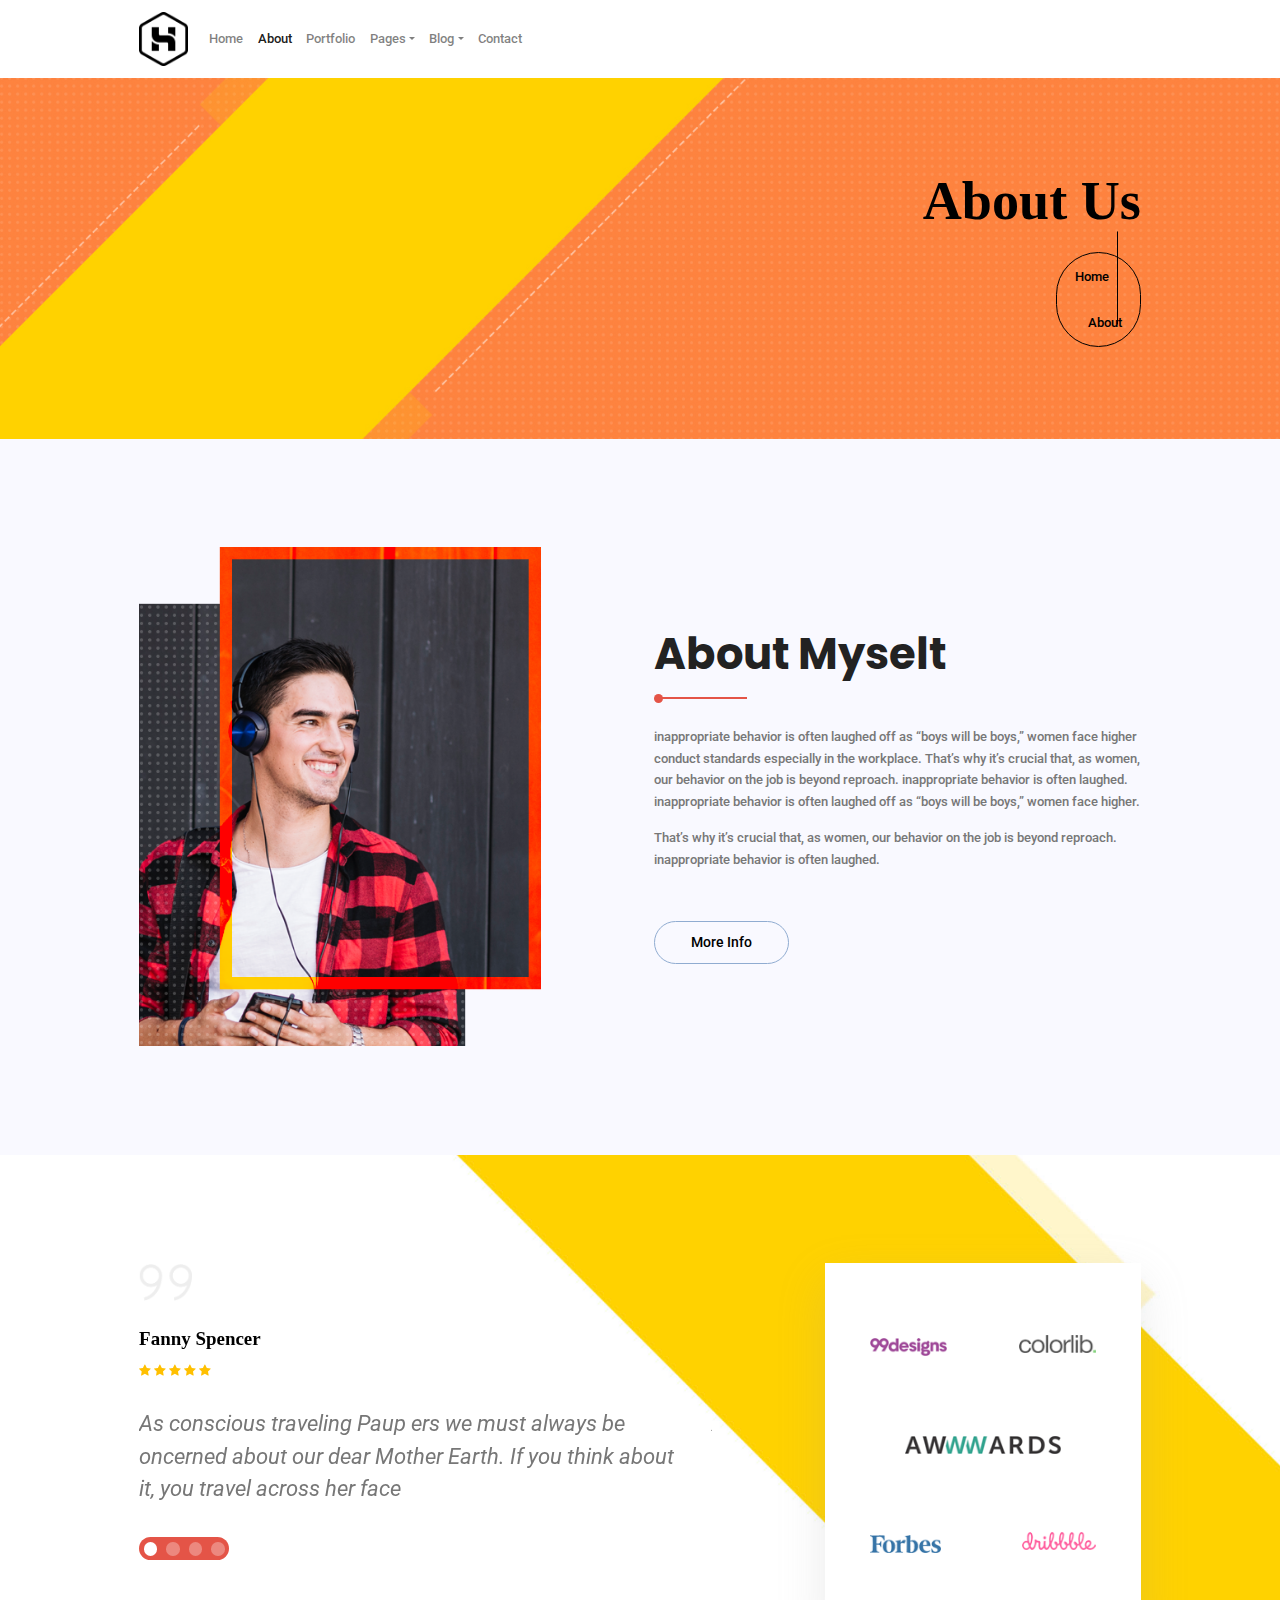
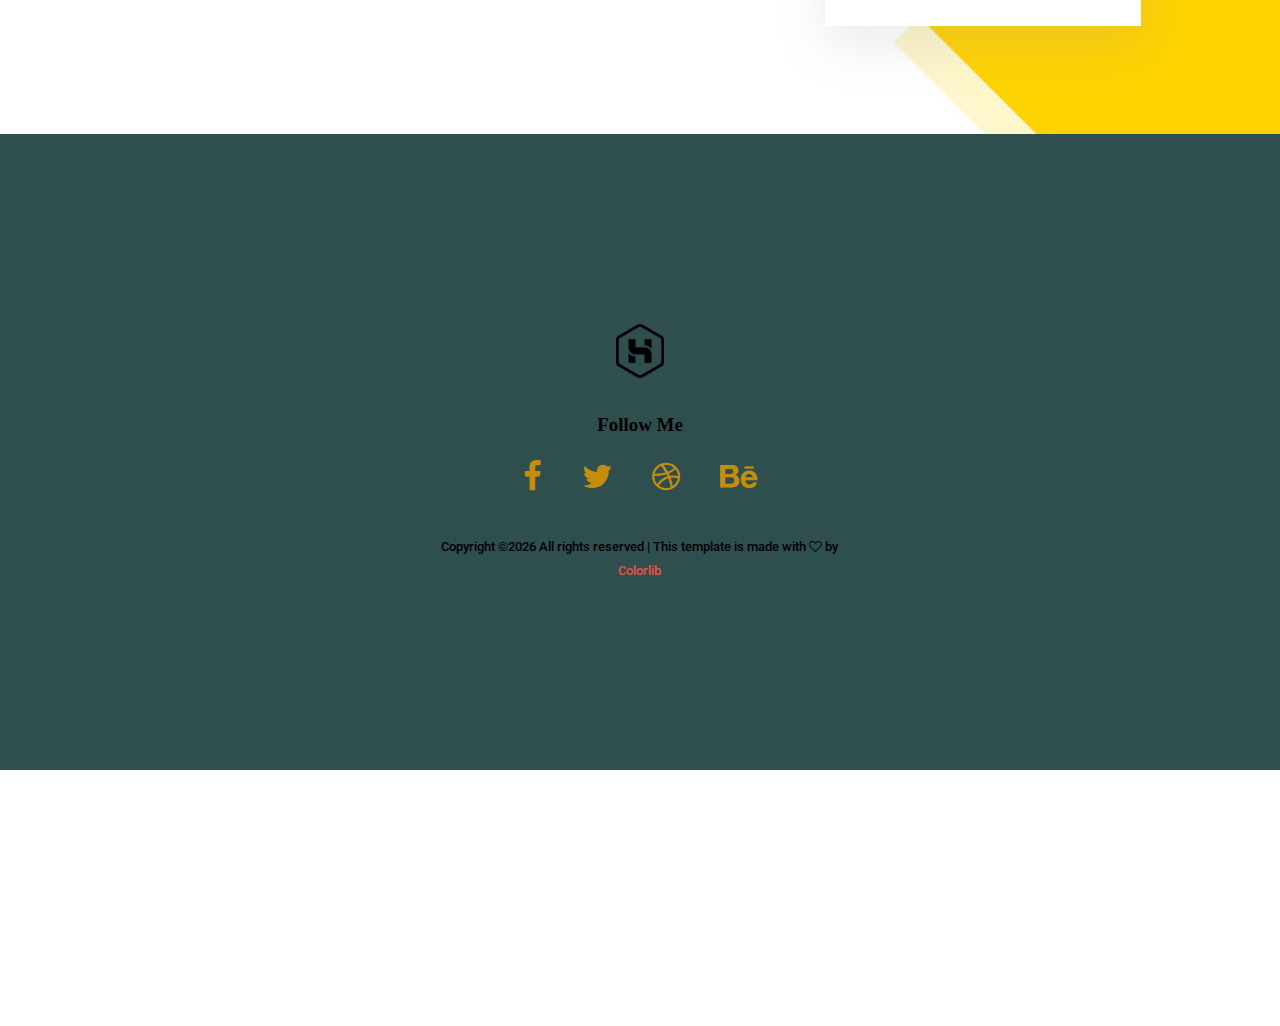
<file: about-us.html>
<!doctype html>
<html lang="en">

<head>
	<!-- Required meta tags -->
	<meta charset="utf-8">
	<meta name="viewport" content="width=device-width, initial-scale=1, shrink-to-fit=no">
	<link rel="icon" href="img/favicon.png" type="image/png">
	<title>About</title>
	<!-- Bootstrap CSS -->
	<link rel="stylesheet" href="css/bootstrap.css">
	<link rel="stylesheet" href="vendors/linericon/style.css">
	<link rel="stylesheet" href="css/font-awesome.min.css">
	<link rel="stylesheet" href="vendors/owl-carousel/owl.carousel.min.css">
	<link rel="stylesheet" href="vendors/lightbox/simpleLightbox.css">
	<link rel="stylesheet" href="vendors/nice-select/css/nice-select.css">
	<link rel="stylesheet" href="vendors/animate-css/animate.css">
	<!-- main css -->
	<link rel="stylesheet" href="css/style.css">
</head>

<body>

	<!--================Header Menu Area =================-->
	<header class="header_area">
		<div class="main_menu">
			<nav class="navbar navbar-expand-lg navbar-light">
				<div class="container">
					<!-- Brand and toggle get grouped for better mobile display -->
					<a class="navbar-brand" href="index.html"><img src="img/logo.png" alt=""></a>
					<button class="navbar-toggler" type="button" data-toggle="collapse" data-target="#navbarSupportedContent"
					 aria-controls="navbarSupportedContent" aria-expanded="false" aria-label="Toggle navigation">
						<span class="icon-bar"></span>
						<span class="icon-bar"></span>
						<span class="icon-bar"></span>
					</button>
					<!-- Collect the nav links, forms, and other content for toggling -->
					<div class="collapse navbar-collapse offset" id="navbarSupportedContent">
						<ul class="nav navbar-nav menu_nav justify-content-end">
							<li class="nav-item"><a class="nav-link" href="index.html">Home</a></li>
							<li class="nav-item active"><a class="nav-link" href="about-us.html">About</a></li>
							<li class="nav-item submenu dropdown">
								<a class="nav-link" href="#">Portfolio</a>
								<ul class="dropdown-menu">
									<li class="nav-item"><a class="nav-link" href="portfolio.html">Portfolio</a></li>
									<li class="nav-item"><a class="nav-link" href="portfolio-details.html">Portrfolio Details</a>
								</ul>
							</li>
							<li class="nav-item submenu dropdown">
								<a href="#" class="nav-link dropdown-toggle" data-toggle="dropdown" role="button" aria-haspopup="true"
								 aria-expanded="false">Pages</a>
								<ul class="dropdown-menu">
									<li class="nav-item"><a class="nav-link" href="elements.html">Elements</a>
								</ul>
							</li>
							<li class="nav-item submenu dropdown">
								<a href="#" class="nav-link dropdown-toggle" data-toggle="dropdown" role="button" aria-haspopup="true"
								 aria-expanded="false">Blog</a>
								<ul class="dropdown-menu">
									<li class="nav-item"><a class="nav-link" href="blog.html">Blog</a></li>
									<li class="nav-item"><a class="nav-link" href="single-blog.html">Blog Details</a></li>
								</ul>
							</li>
							<li class="nav-item"><a class="nav-link" href="contact.html">Contact</a></li>
						</ul>
					</div>
				</div>
			</nav>
		</div>
	</header>
	<!--================Header Menu Area =================-->

	<!--================ About Banner Area =================-->
	<section class="banner_area">
		<div class="banner_inner d-flex align-items-center">
			<div class="container">
				<div class="banner_content text-right">
					<h1>About Us</h1>
					<div class="page_link">
						<a href="index.html">Home</a>
						<a href="about-us.html">About</a>
					</div>
				</div>
			</div>
		</div>
	</section>
	<!--================End About Banner Area =================-->

	<!--================ Start About Area =================-->
	<section class="about-area section_gap gray-bg">
		<div class="container">
			<div class="row align-items-center justify-content-between">
				<div class="col-lg-5 about-left">
					<img class="img-fluid" src="img/about-img.png" alt="">
				</div>
				<div class="col-lg-6 col-md-12 about-right">
					<div class="main-title text-left">
						<h1>about myselt</h1>
					</div>
					<div class="mb-50 wow fadeIn" data-wow-duration=".8s">
						<p>
							inappropriate behavior is often laughed off as “boys will be boys,” women face higher conduct standards
							especially in the
							workplace. That’s why it’s crucial that, as women, our behavior on the job is beyond reproach. inappropriate
							behavior
							is often laughed. inappropriate behavior is often laughed off as “boys will be boys,” women face higher.
						</p>
						<p>That’s why it’s crucial that, as women, our behavior on the job is beyond reproach. inappropriate behavior is
							often
							laughed.
						</p>
					</div>
					<a href="#" class="primary-btn">More Info</a>
				</div>
			</div>
		</div>
	</section>
	<!--================ End About Area =================-->

	<!--================ Start Testimonial Area =================-->
	<div class="section_gap testimonial_area">
		<div class="container">
			<div class="row justify-content-center">
				<div class="col-lg-7 text-left">
					<div class="active_testimonial owl-carousel" data-slider-id="1">
						<!-- single testimonial -->
						<div class="single_testimonial">
							<div class="testimonial_head">
								<img src="img/quote.png" alt="">
								<h4>Fanny Spencer</h4>
								<div class="review">
									<i class="fa fa-star"></i>
									<i class="fa fa-star"></i>
									<i class="fa fa-star"></i>
									<i class="fa fa-star"></i>
									<i class="fa fa-star"></i>
								</div>
							</div>
							<div class="testimonial_content">
								<p>As conscious traveling Paup ers we must always be oncerned about our dear Mother Earth. If you think about
									it, you travel across her face</p>
							</div>
						</div>

						<div class="single_testimonial">
							<div class="testimonial_head">
								<img src="img/quote.png" alt="">
								<h4>Fanny Spencer</h4>
								<div class="review">
									<i class="fa fa-star"></i>
									<i class="fa fa-star"></i>
									<i class="fa fa-star"></i>
									<i class="fa fa-star"></i>
									<i class="fa fa-star"></i>
								</div>
							</div>
							<div class="testimonial_content">
								<p>As conscious traveling Paup ers we must always be oncerned about our dear Mother Earth. If you think about
									it, you travel across her face</p>
							</div>
						</div>

						<div class="single_testimonial">
							<div class="testimonial_head">
								<img src="img/quote.png" alt="">
								<h4>Fanny Spencer</h4>
								<div class="review">
									<i class="fa fa-star"></i>
									<i class="fa fa-star"></i>
									<i class="fa fa-star"></i>
									<i class="fa fa-star"></i>
									<i class="fa fa-star"></i>
								</div>
							</div>
							<div class="testimonial_content">
								<p>As conscious traveling Paup ers we must always be oncerned about our dear Mother Earth. If you think about
									it, you travel across her face</p>
							</div>
						</div>

						<div class="single_testimonial">
							<div class="testimonial_head">
								<img src="img/quote.png" alt="">
								<h4>Fanny Spencer</h4>
								<div class="review">
									<i class="fa fa-star"></i>
									<i class="fa fa-star"></i>
									<i class="fa fa-star"></i>
									<i class="fa fa-star"></i>
									<i class="fa fa-star"></i>
								</div>
							</div>
							<div class="testimonial_content">
								<p>As conscious traveling Paup ers we must always be oncerned about our dear Mother Earth. If you think about
									it, you travel across her face</p>
							</div>
						</div>
					</div>
				</div>
				<div class="col-lg-4 offset-lg-1">
					<div class="testimonial_logos">
						<div class="top_logos">
							<img src="img/brands/logo1.png" alt="">
							<img src="img/brands/logo2.png" alt="">
						</div>
						<div class="mid_logo">
							<img src="img/brands/logo3.png" alt="">
						</div>
						<div class="bottom_logos jus">
							<img src="img/brands/logo4.png" alt="">
							<img src="img/brands/logo5.png" alt="">
						</div>
					</div>
				</div>
			</div>
		</div>
	</div>
	<!--================ End Testimonial Area =================-->

	<!--================ Start Footer Area =================-->
	<footer class="footer_area section_gap">
		<div class="container">
			<div class="row footer_inner justify-content-center">
				<div class="col-lg-6 text-center">
					<aside class="f_widget social_widget">
						<div class="f_logo">
							<img src="img/logo.png" alt="">
						</div>
						<div class="f_title">
							<h4>Follow Me</h4>
						</div>
						<ul class="list">
							<li><a href="#"><i class="fa fa-facebook"></i></a></li>
							<li><a href="#"><i class="fa fa-twitter"></i></a></li>
							<li><a href="#"><i class="fa fa-dribbble"></i></a></li>
							<li><a href="#"><i class="fa fa-behance"></i></a></li>
						</ul>
					</aside>
					<div class="copyright">
						<p><!-- Link back to Colorlib can't be removed. Template is licensed under CC BY 3.0. -->
Copyright &copy;<script>document.write(new Date().getFullYear());</script> All rights reserved | This template is made with <i class="fa fa-heart-o" aria-hidden="true"></i> by <a href="https://colorlib.com" target="_blank">Colorlib</a>
<!-- Link back to Colorlib can't be removed. Template is licensed under CC BY 3.0. --></p>
					</div>
				</div>
			</div>
		</div>
	</footer>
	<!--================End Footer Area =================-->




	<!-- Optional JavaScript -->
	<!-- jQuery first, then Popper.js, then Bootstrap JS -->
	<script src="js/jquery-3.2.1.min.js"></script>
	<script src="js/popper.js"></script>
	<script src="js/bootstrap.min.js"></script>
	<script src="js/stellar.js"></script>
	<script src="vendors/lightbox/simpleLightbox.min.js"></script>
	<script src="vendors/nice-select/js/jquery.nice-select.min.js"></script>
	<script src="vendors/isotope/imagesloaded.pkgd.min.js"></script>
	<script src="vendors/isotope/isotope-min.js"></script>
	<script src="vendors/owl-carousel/owl.carousel.min.js"></script>
	<script src="js/jquery.ajaxchimp.min.js"></script>
	<script src="js/mail-script.js"></script>
	<script src="js/theme.js"></script>
</body>

</html>
</file>
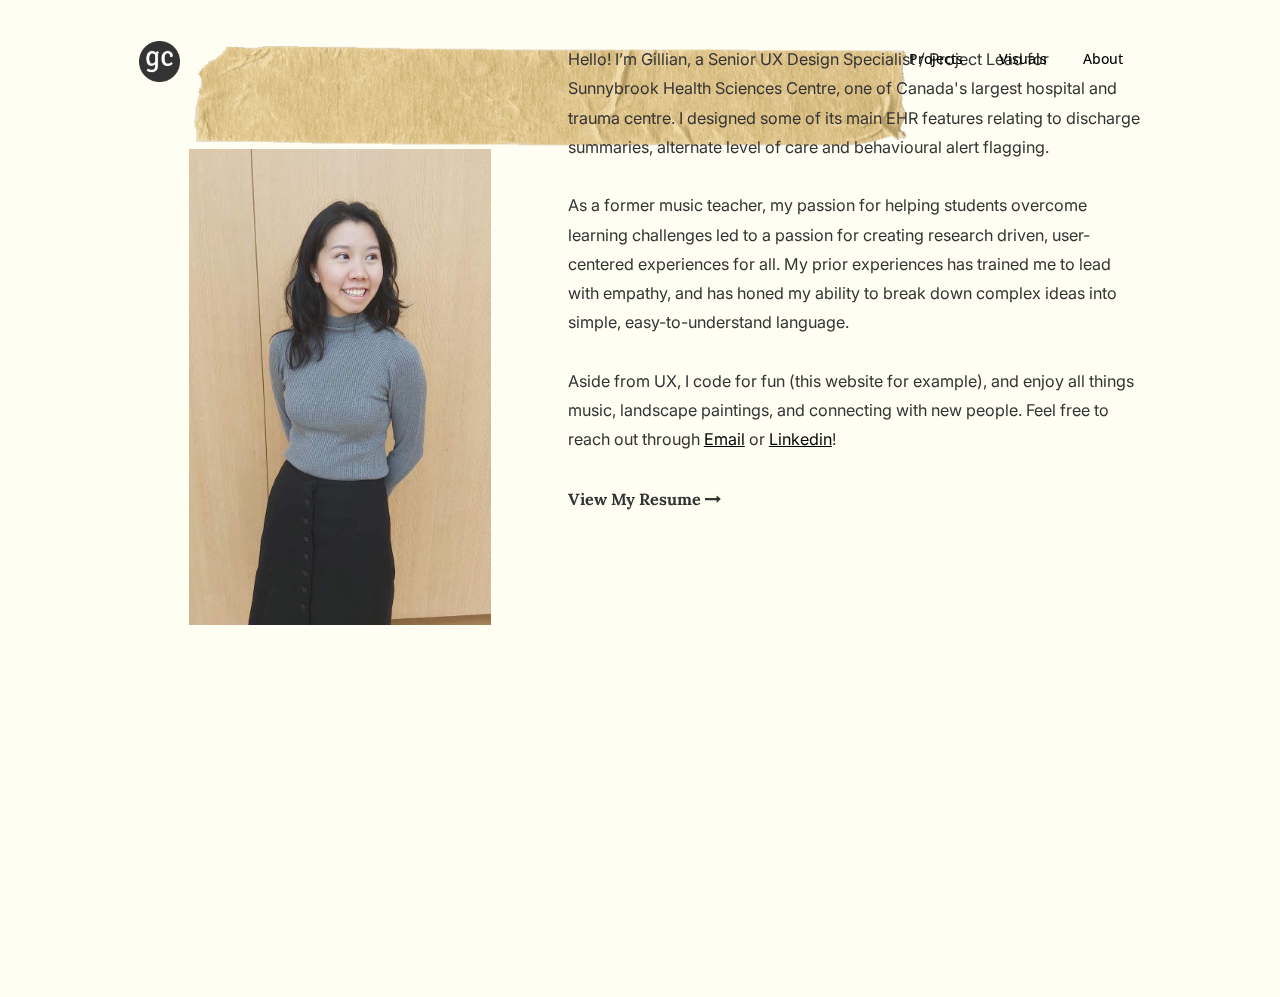
<file: about.html>
<!doctype html>
<html lang="en">

<head>
	<!-- Required meta tags -->
	<meta charset="utf-8">
	<meta name="viewport" content="width=device-width, initial-scale=1, shrink-to-fit=no">
	<link rel="icon" href="img/icons/android-chrome-512x512.png" type="image/png">
	<title>About</title>
	<!-- Bootstrap CSS -->
	<link rel="stylesheet" href="css/bootstrap.css">
	<link rel="stylesheet" href="css/font-awesome.min.css">

	<link rel="stylesheet" href="css/hover.css">

 <!-- load all Font Awesome styles -->
 <!-- <link href="fontawesome/all.css" rel="stylesheet"> -->

 <!-- support v4 icon references/syntax -->
 <!-- <link href="fontawesome/v4-shims.css" rel="stylesheet"> -->


	<!-- <link rel="stylesheet" href="vendors/linericon/style.css">
	<link rel="stylesheet" href="css/font-awesome.min.css">
	<link rel="stylesheet" href="vendors/owl-carousel/owl.carousel.min.css">
	<link rel="stylesheet" href="css/magnific-popup.css">
	<link rel="stylesheet" href="vendors/nice-select/css/nice-select.css">
	<link rel="stylesheet" href="vendors/animate-css/animate.css">
	<link rel="stylesheet" href="vendors/flaticon/flaticon.css">
	<link rel="stylesheet" href="css/animate.css"> -->

	<!-- <link rel="stylesheet" href="https://unpkg.com/aos@2.3.1/dist/aos.css" /> -->

	<!-- main css -->
	<link rel="stylesheet" href="css/style.css">
	<link rel="stylesheet" href="css/style-other.css">

	<link rel="stylesheet" href="https://unpkg.com/aos@2.3.1/dist/aos.css" />



	<!-- Global site tag (gtag.js) - Google Analytics -->
	<script async src="https://www.googletagmanager.com/gtag/js?id=G-KW2542VXMV"></script>
	<script>
	window.dataLayer = window.dataLayer || [];
	function gtag(){dataLayer.push(arguments);}
	gtag('js', new Date());

	gtag('config', 'G-KW2542VXMV');
	</script>


</head>

<body style="background-color: #FFFEF2;">
	<!-- <button onclick="topFunction()" id="go-to-top-btn" title="Back to Top">
		<i class="fa fa-angle-up fa-2x"></i>
	</button> -->


<!--================Header Menu Area =================-->
<header class="header_area">
	<div class="main_menu" data-aos-easing="ease" data-aos-duration="500" data-aos-delay="0">


		<nav class="navbar navbar-expand-lg navbar-dark ftco_navbar ftco-navbar-light site-navbar-target" id="ftco-navbar" data-aos="fade-down" data-aos-duration="600" data-aos-easing="ease-in-out" data-aos-offset="200" data-aos-delay="50" data-aos-once="false">
			<div class="container">
			  <a class="navbar-brand logo" href="https://gill-chen.com"><img style="height:45px; width:45px;" src="img/icons/android-chrome-512x512.png"></a>
			  <button class="navbar-toggler js-fh5co-nav-toggle fh5co-nav-toggle" type="button" data-toggle="collapse" data-target="#ftco-nav" aria-controls="ftco-nav" aria-expanded="false" aria-label="Toggle navigation">
				<span class="oi oi-menu"></span> Menu
			  </button>

			  <div class="collapse navbar-collapse" id="ftco-nav">
				<ul class="navbar-nav nav ml-auto">
					<li id="work-button" class="nav-item"><a href="https://gill-chen.com/#projects" class="nav-link"><span>Projects</span></a></li>
				  <!-- <li class="nav-item"><a href="#resume-section" class="nav-link"><span>More</span></a></li> -->
				  <li id="nav-item" class="nav-item"><a href="https://dribbble.com/gill-design" class="nav-link" target=”_blank”><span>Visuals</span></a></li>

				  <li class="nav-item"><a href="https://gill-chen.com/about" class="nav-link"><span>About</span></a></li>
				</ul>
			  </div>

			</div>
		  </nav>

	</div>
</header>

		<!--================ Start Portfolio Section 2 columns paragraph with points  =================-->
		<section class="about-section">
			<div class="container sub-section">
				<div class="portfolio_details_inner">
					<div class="row">
						<div class="col-md-5 section-title-2-column" style="padding-left: 70px; 
						padding-right: 70px !important;" data-aos="fade-down-right" data-aos-easing="ease-in-out-quart" data-aos-duration="800" data-aos-delay="200" data-aos-anchor-placement="top-bottom" data-aos-once="false">
							<div class="tape">
								<img src="img/About/tape.gif">
							</div>
							<img class="w-100 about-pic rotate" src="img/About/profilepic2.jpeg" alt="">

						</div>

						<div class="col-md-7" data-aos="fade-down-left" data-aos-easing="ease-in-out-quart" data-aos-duration="800" data-aos-delay="200" data-aos-anchor-placement="top-bottom" data-aos-once="false">
							<p class="about-text text">
								Hello! I’m Gillian, a Senior UX Design Specialist / Project Lead for Sunnybrook Health Sciences Centre, one of Canada's largest hospital and trauma centre. I designed some of its main EHR features relating to discharge summaries, alternate level of care and behavioural alert flagging. 

								<br>
								<br> 
								As a former music teacher, my passion for helping students overcome learning challenges led to a passion for creating research driven, user-centered experiences for all. My prior experiences has trained me to lead with empathy, and has honed my ability to break down complex ideas into simple, easy-to-understand language. 
								
								<br>
								<br>
								Aside from UX, I code for fun (this website for example), and enjoy all things music, landscape paintings, and connecting with new people. 
								Feel free to reach out through 
								<a style="text-decoration:underline; display: inline;" href="mailto: gillian.chen@alumni.utoronto.ca" target="_blank">Email</a>

								or 
								<a style="text-decoration:underline; display: inline;" href="https://www.linkedin.com/in/gill-chen/" target="_blank">Linkedin</a>!

							</p>

							<a href="img/About/Gillian Chen Resume.pdf" style="font-weight: 700; font-family: 'Lora' !important;" class="hvr-icon-forward about-text text" href="">View My Resume <i class="fa fa-long-arrow-right hvr-icon"></i></a>
						</div>

					</div>

				</div>
			</div>

		</section>
		<!--================ End Portfolio Section 2 Columns with points  =================-->


	<!--================Footer Area =================-->
	<!-- <footer class="footer_area section_gap">
		<div class="container">
			<div class="row footer_inner justify-content-center">


				<div class="col-lg-12 text-center">

					<div class="social_widget">

						<p class="footer-text">
							Feel free to reach out for collaborations or just a friendly hello! 
							<i class="fa fa-smile"></i>
						</p>


						<ul class="list">
							<li><a href="https://www.linkedin.com/in/gillian-s-chen/"><i class="fa fa-linkedin"></i></a></li>
							<li><a href="mailto: gillian.chen@mail.utoronto.ca"><i class="fa fa-envelope"></i></a></li>
						</ul>
						
					</div>

					
				</div>

				<div class="col-lg-12 text-center">

					<div class="footer-disclaimer">
						<p>
							&copy;<script>document.write(new Date().getFullYear());</script> | Designed and Coded by GC      				
							 </a>
							</p>

					</div>
				</div>


			</div>
		</div>
	</footer> -->
	<!--================End Footer Area =================-->

	<!-- Optional JavaScript -->
	<!-- jQuery first, then Popper.js, then Bootstrap JS -->



	<script src="https://unpkg.com/aos@next/dist/aos.js"></script>

	<script>
	  AOS.init();
	</script>


	<script src="js/jquery-3.2.1.min.js"></script>
	<script src="js/popper.js"></script>
	<script src="js/bootstrap.min.js"></script>
	<script src="js/stellar.js"></script>
	<script src="js/go-to-top.js"></script>



	<script src="js/jquery.magnific-popup.min.js"></script>
	<script src="vendors/nice-select/js/jquery.nice-select.min.js"></script>
	<script src="vendors/isotope/imagesloaded.pkgd.min.js"></script>
	<script src="vendors/isotope/isotope-min.js"></script>
	<script src="vendors/owl-carousel/owl.carousel.min.js"></script>
	<script src="js/jquery.ajaxchimp.min.js"></script>
	<script src="js/mail-script.js"></script>

</body>

</html>
</file>
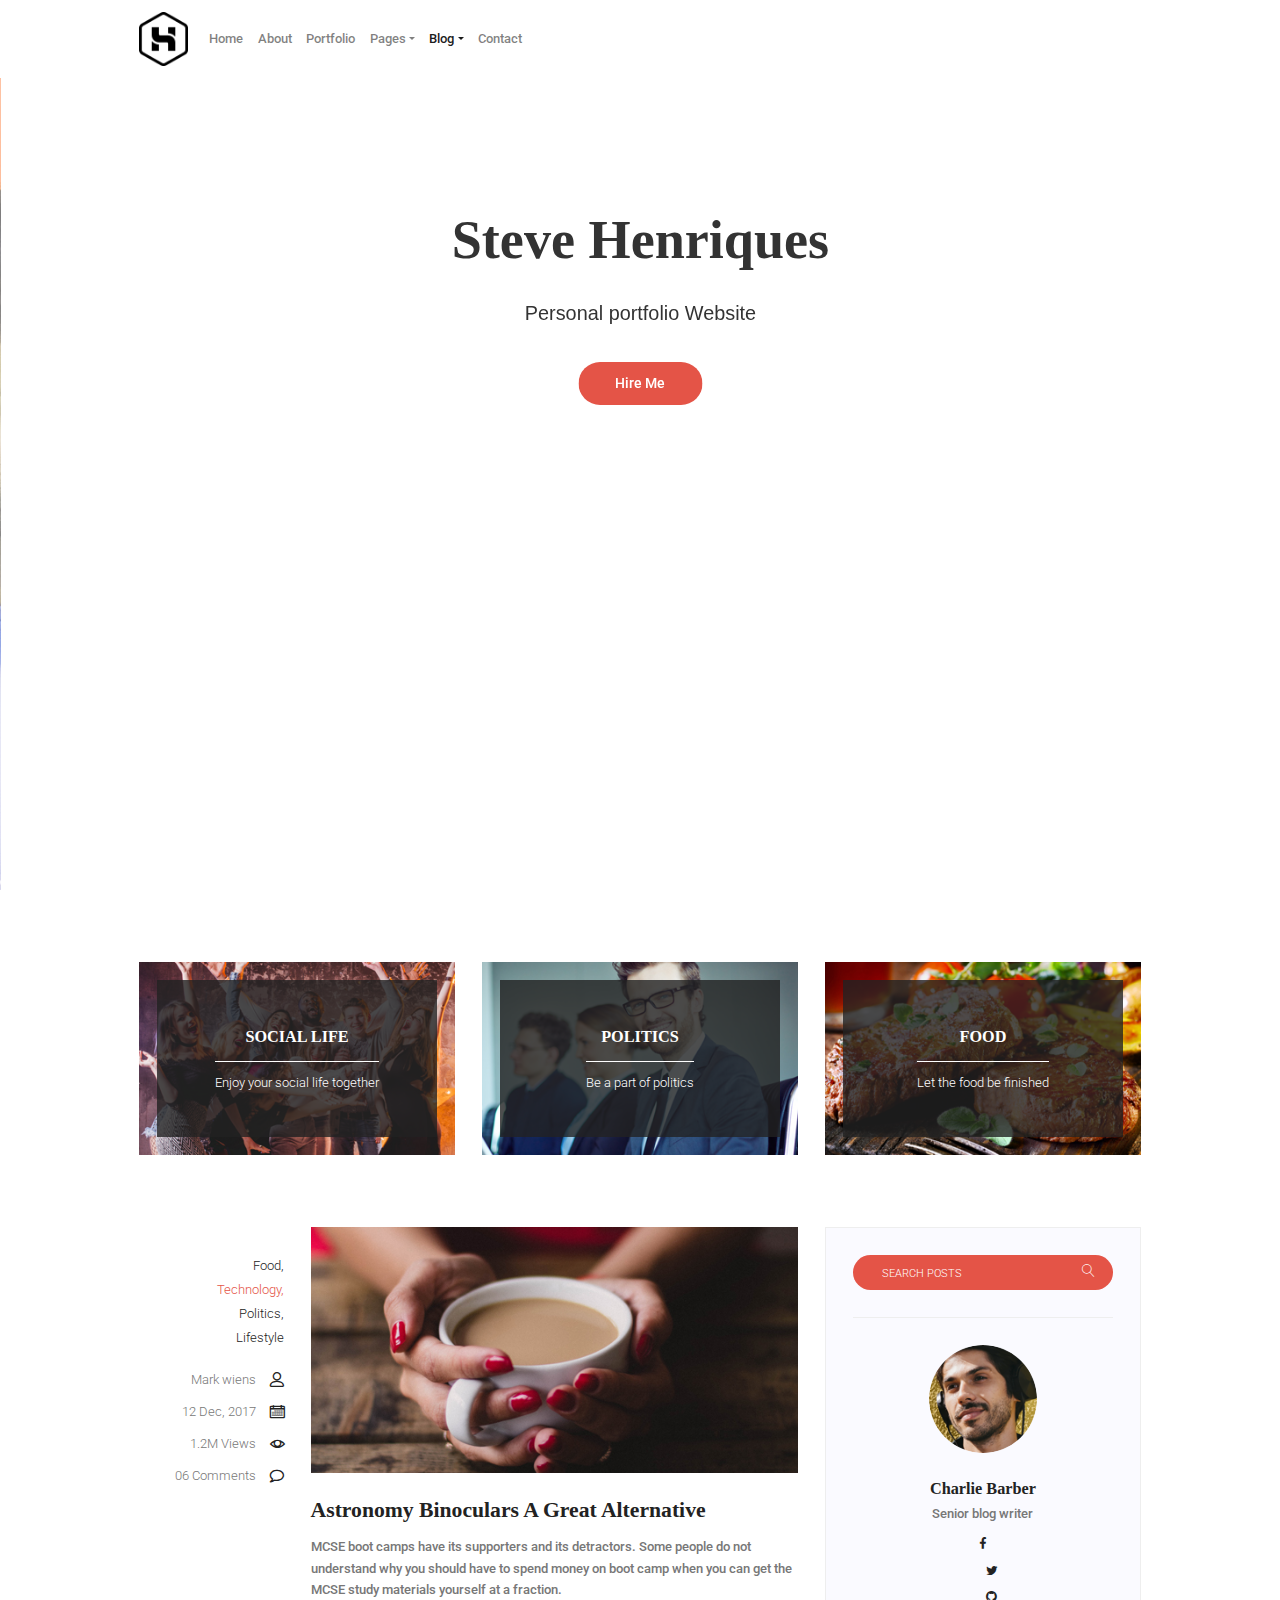
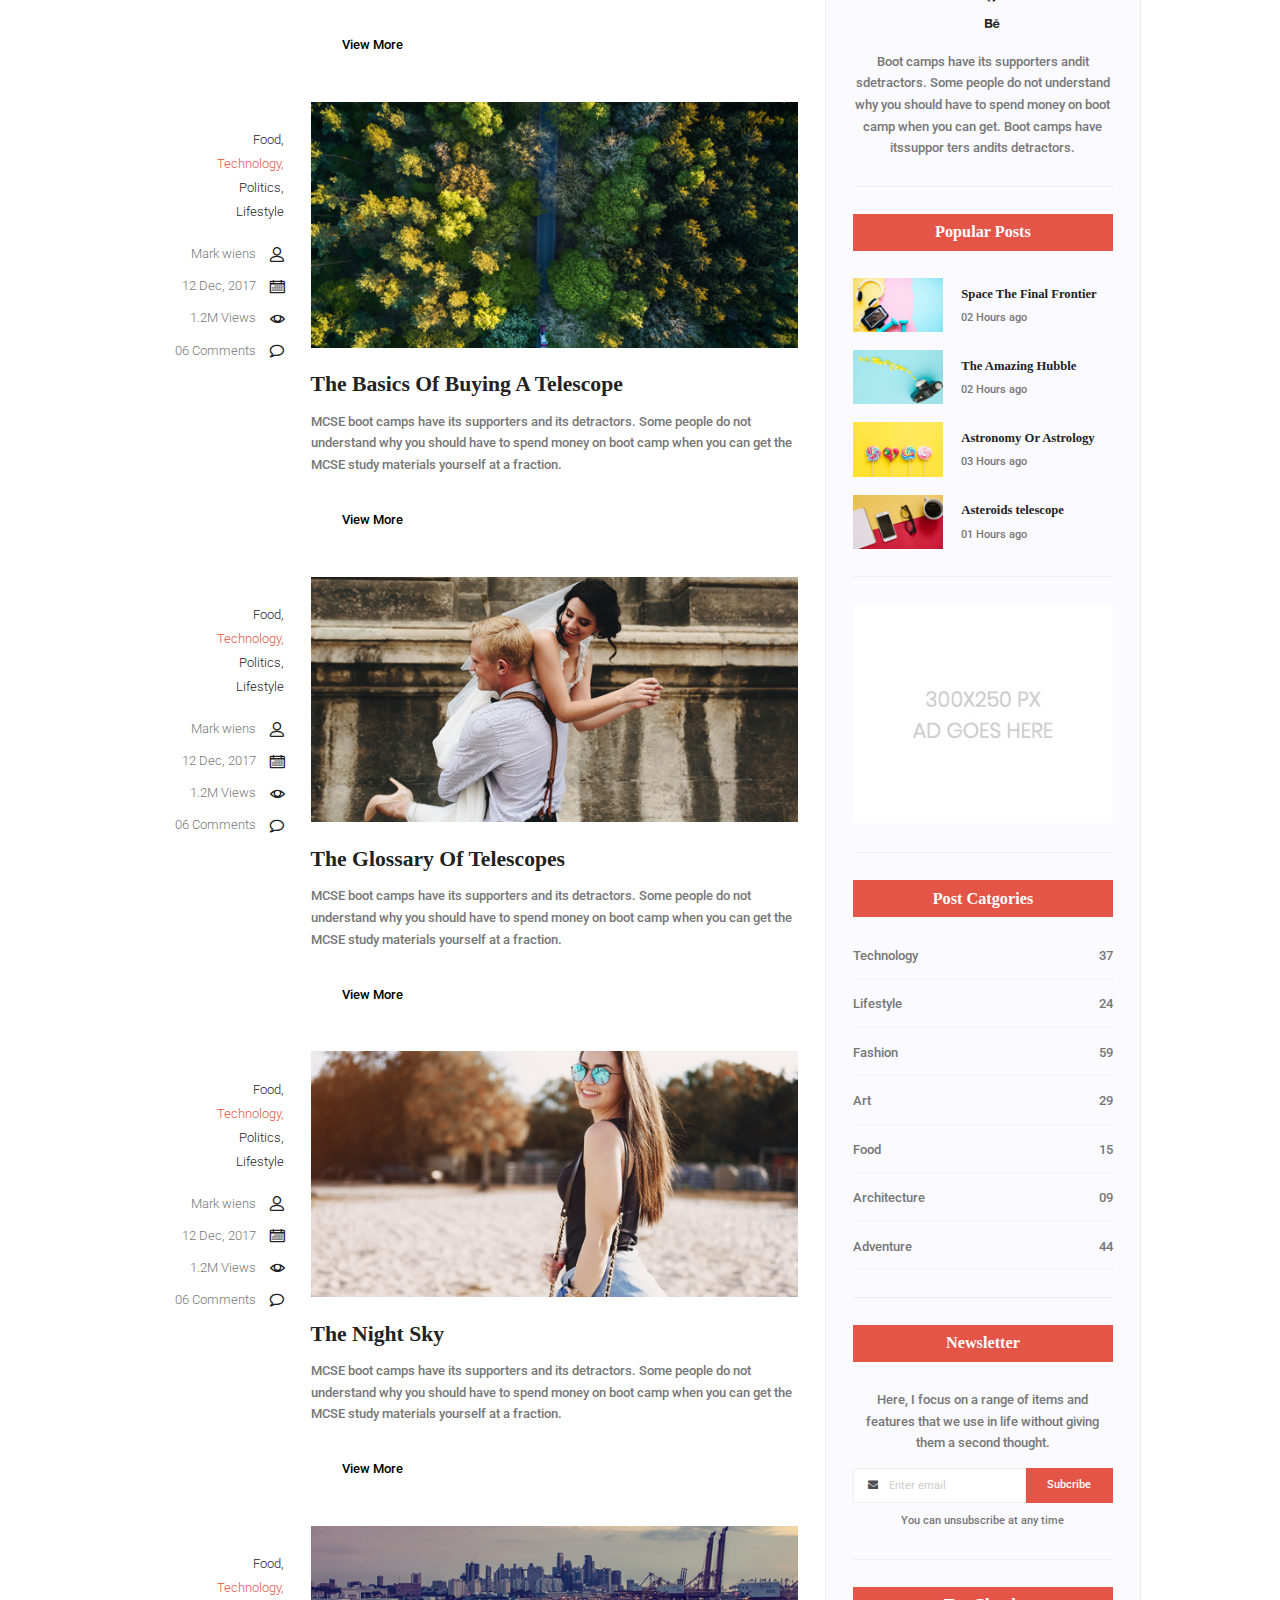
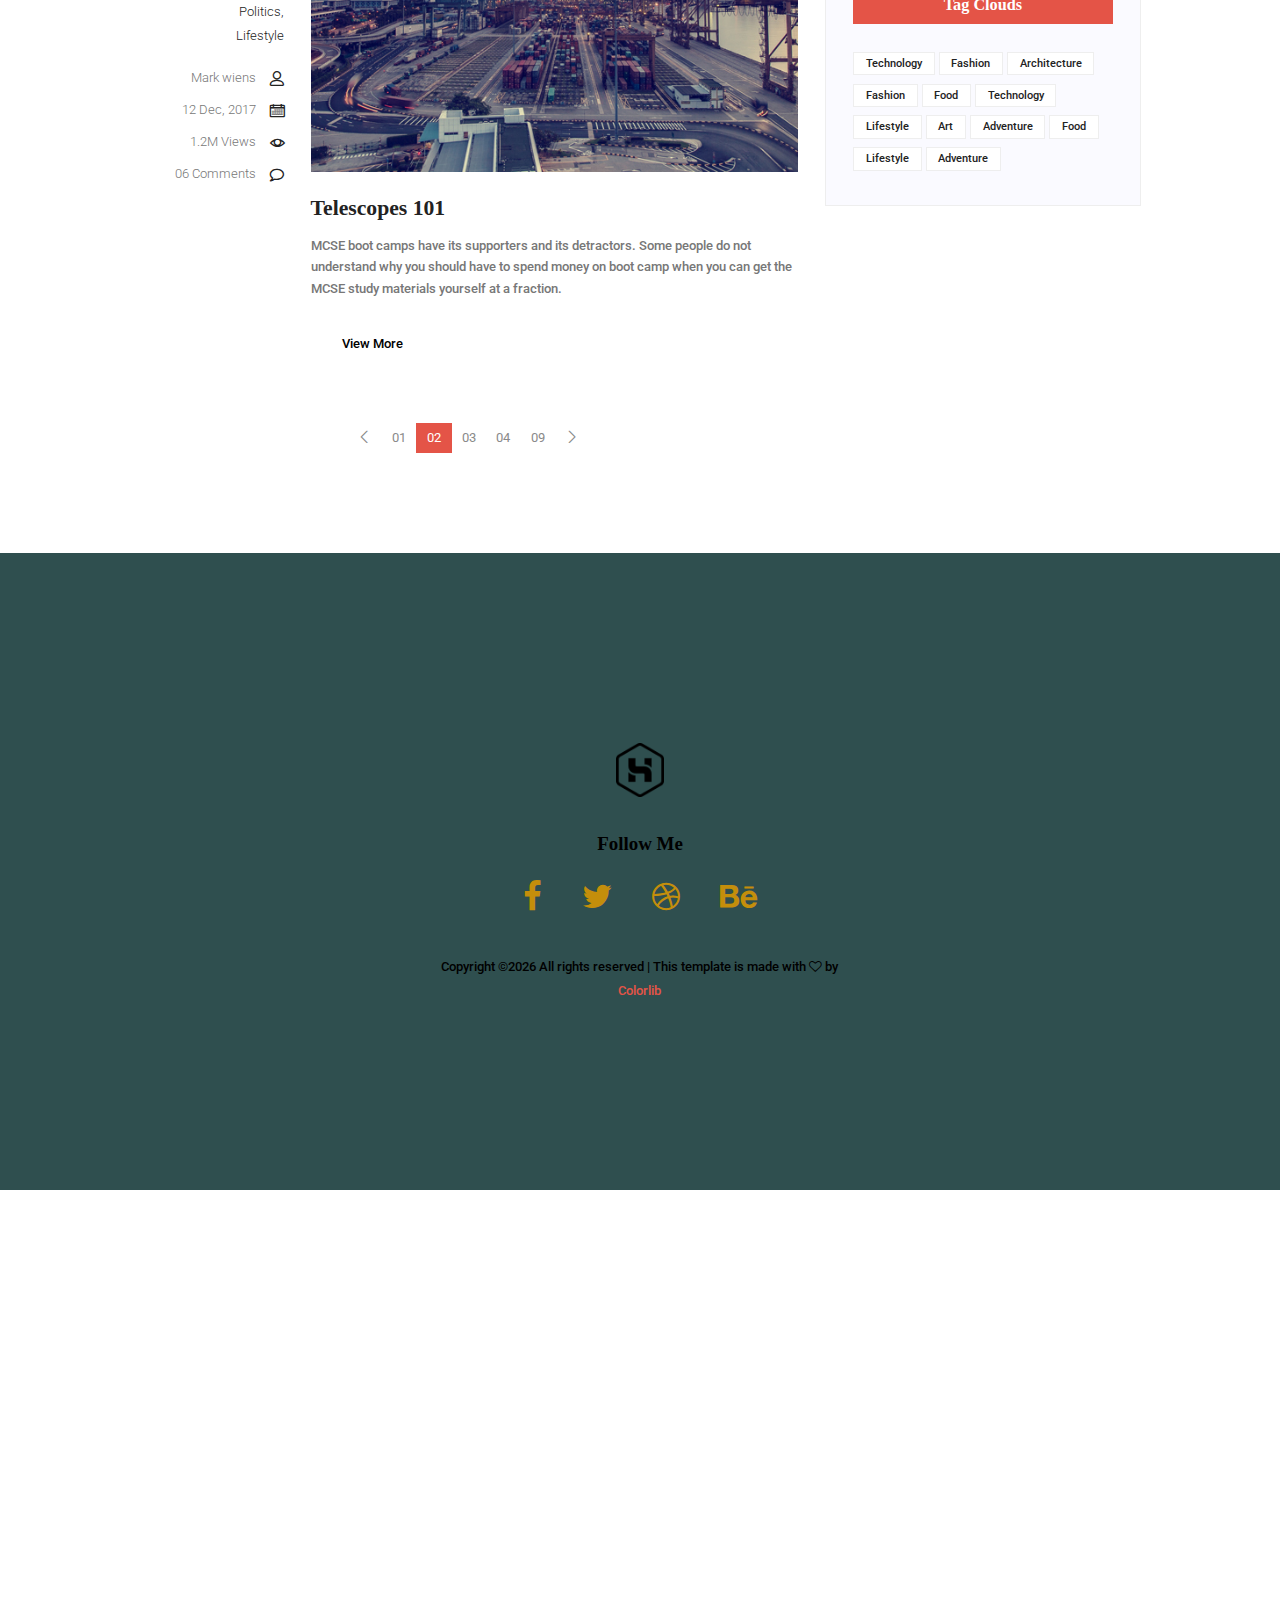
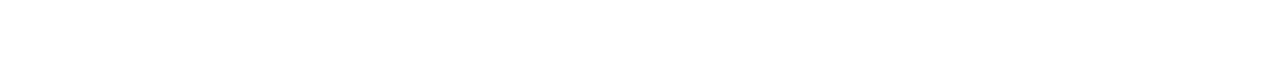
<file: blog.html>
<!doctype html>
<html lang="en">

<head>
    <!-- Required meta tags -->
    <meta charset="utf-8">
    <meta name="viewport" content="width=device-width, initial-scale=1, shrink-to-fit=no">
    <link rel="icon" href="img/favicon.png" type="image/png">
    <title>Steve Portfolio</title>
    <!-- Bootstrap CSS -->
    <link rel="stylesheet" href="css/bootstrap.css">
    <link rel="stylesheet" href="vendors/linericon/style.css">
    <link rel="stylesheet" href="css/font-awesome.min.css">
    <link rel="stylesheet" href="vendors/owl-carousel/owl.carousel.min.css">
    <link rel="stylesheet" href="vendors/lightbox/simpleLightbox.css">
    <link rel="stylesheet" href="vendors/nice-select/css/nice-select.css">
    <link rel="stylesheet" href="vendors/animate-css/animate.css">
    <!-- main css -->
    <link rel="stylesheet" href="css/style.css">
</head>

<body>

    <!--================Header Menu Area =================-->
    <header class="header_area">
        <div class="main_menu">
            <nav class="navbar navbar-expand-lg navbar-light">
                <div class="container">
                    <!-- Brand and toggle get grouped for better mobile display -->
                    <a class="navbar-brand" href="index.html"><img src="img/logo.png" alt=""></a>
                    <button class="navbar-toggler" type="button" data-toggle="collapse" data-target="#navbarSupportedContent"
                        aria-controls="navbarSupportedContent" aria-expanded="false" aria-label="Toggle navigation">
                        <span class="icon-bar"></span>
                        <span class="icon-bar"></span>
                        <span class="icon-bar"></span>
                    </button>
                    <!-- Collect the nav links, forms, and other content for toggling -->
                    <div class="collapse navbar-collapse offset" id="navbarSupportedContent">
                        <ul class="nav navbar-nav menu_nav justify-content-end">
                            <li class="nav-item"><a class="nav-link" href="index.html">Home</a></li>
                            <li class="nav-item"><a class="nav-link" href="about-us.html">About</a></li>
                            <li class="nav-item submenu dropdown">
                                <a class="nav-link" href="#">Portfolio</a>
                                <ul class="dropdown-menu">
                                    <li class="nav-item"><a class="nav-link" href="portfolio.html">Portfolio</a></li>
                                    <li class="nav-item"><a class="nav-link" href="portfolio-details.html">Portrfolio
                                            Details</a>
                                </ul>
                            </li>
                            <li class="nav-item submenu dropdown">
                                <a href="#" class="nav-link dropdown-toggle" data-toggle="dropdown" role="button"
                                    aria-haspopup="true" aria-expanded="false">Pages</a>
                                <ul class="dropdown-menu">
                                    <li class="nav-item"><a class="nav-link" href="elements.html">Elements</a>
                                </ul>
                            </li>
                            <li class="nav-item submenu dropdown active">
                                <a href="#" class="nav-link dropdown-toggle" data-toggle="dropdown" role="button"
                                    aria-haspopup="true" aria-expanded="false">Blog</a>
                                <ul class="dropdown-menu">
                                    <li class="nav-item"><a class="nav-link" href="blog.html">Blog</a></li>
                                    <li class="nav-item"><a class="nav-link" href="single-blog.html">Blog Details</a></li>
                                </ul>
                            </li>
                            <li class="nav-item"><a class="nav-link" href="contact.html">Contact</a></li>
                        </ul>
                    </div>
                </div>
            </nav>
        </div>
    </header>
    <!--================Header Menu Area =================-->

    <!--================Home Banner Area =================-->
    <section class="banner-area owl-carousel" id="home">
        <div class="single_slide_banner slide_bg1">
            <div class="container">
                <div class="row fullscreen d-flex align-items-center">
                    <div class="banner-content col-lg-12 justify-content-center">
                        <h1>Steve Henriques</h1>
                        <h3>Personal portfolio Website</h3>
                        <a href="#" class="primary-btn">Hire Me</a>
                    </div>
                </div>
            </div>
        </div>
        <div class="single_slide_banner slide_bg2">
            <div class="container">
                <div class="row fullscreen d-flex align-items-center">
                    <div class="banner-content col-lg-12 justify-content-center">
                        <h1>Steve Henriques</h1>
                        <h3>Personal portfolio Website</h3>
                        <a href="#" class="primary-btn">Hire Me</a>
                    </div>
                </div>
            </div>
        </div>
        <div class="single_slide_banner slide_bg3">
            <div class="container">
                <div class="row fullscreen justify-content-endd-flex align-items-center">
                    <div class="banner-content col-lg-12 justify-content-center">
                        <h1>Steve Henriques</h1>
                        <h3>Personal portfolio Website</h3>
                        <a href="#" class="primary-btn">Hire Me</a>
                    </div>
                </div>
            </div>
        </div>
    </section>
    <!--================End Home Banner Area =================-->

    <!--================Blog Categorie Area =================-->
    <section class="blog_categorie_area">
        <div class="container">
            <div class="row">
                <div class="col-lg-4">
                    <div class="categories_post">
                        <img src="img/blog/cat-post/cat-post-3.jpg" alt="post">
                        <div class="categories_details">
                            <div class="categories_text">
                                <a href="single-blog.html">
                                    <h5>Social Life</h5>
                                </a>
                                <div class="border_line"></div>
                                <p>Enjoy your social life together</p>
                            </div>
                        </div>
                    </div>
                </div>
                <div class="col-lg-4">
                    <div class="categories_post">
                        <img src="img/blog/cat-post/cat-post-2.jpg" alt="post">
                        <div class="categories_details">
                            <div class="categories_text">
                                <a href="single-blog.html">
                                    <h5>Politics</h5>
                                </a>
                                <div class="border_line"></div>
                                <p>Be a part of politics</p>
                            </div>
                        </div>
                    </div>
                </div>
                <div class="col-lg-4">
                    <div class="categories_post">
                        <img src="img/blog/cat-post/cat-post-1.jpg" alt="post">
                        <div class="categories_details">
                            <div class="categories_text">
                                <a href="single-blog.html">
                                    <h5>Food</h5>
                                </a>
                                <div class="border_line"></div>
                                <p>Let the food be finished</p>
                            </div>
                        </div>
                    </div>
                </div>
            </div>
        </div>
    </section>
    <!--================Blog Categorie Area =================-->

    <!--================Blog Area =================-->
    <section class="blog_area">
        <div class="container">
            <div class="row">
                <div class="col-lg-8">
                    <div class="blog_left_sidebar">
                        <article class="row blog_item">
                            <div class="col-md-3">
                                <div class="blog_info text-right">
                                    <div class="post_tag">
                                        <a href="#">Food,</a>
                                        <a class="active" href="#">Technology,</a>
                                        <a href="#">Politics,</a>
                                        <a href="#">Lifestyle</a>
                                    </div>
                                    <ul class="blog_meta list">
                                        <li><a href="#">Mark wiens<i class="lnr lnr-user"></i></a></li>
                                        <li><a href="#">12 Dec, 2017<i class="lnr lnr-calendar-full"></i></a></li>
                                        <li><a href="#">1.2M Views<i class="lnr lnr-eye"></i></a></li>
                                        <li><a href="#">06 Comments<i class="lnr lnr-bubble"></i></a></li>
                                    </ul>
                                </div>
                            </div>
                            <div class="col-md-9">
                                <div class="blog_post">
                                    <img src="img/blog/main-blog/m-blog-1.jpg" alt="">
                                    <div class="blog_details">
                                        <a href="single-blog.html">
                                            <h2>Astronomy Binoculars A Great Alternative</h2>
                                        </a>
                                        <p>MCSE boot camps have its supporters and its detractors. Some people do not
                                            understand why you should have to spend money on boot camp when you can get
                                            the MCSE study materials yourself at a fraction.</p>
                                        <a href="single-blog.html" class="primary_btn">View More</a>
                                    </div>
                                </div>
                            </div>
                        </article>
                        <article class="row blog_item">
                            <div class="col-md-3">
                                <div class="blog_info text-right">
                                    <div class="post_tag">
                                        <a href="#">Food,</a>
                                        <a class="active" href="#">Technology,</a>
                                        <a href="#">Politics,</a>
                                        <a href="#">Lifestyle</a>
                                    </div>
                                    <ul class="blog_meta list">
                                        <li><a href="#">Mark wiens<i class="lnr lnr-user"></i></a></li>
                                        <li><a href="#">12 Dec, 2017<i class="lnr lnr-calendar-full"></i></a></li>
                                        <li><a href="#">1.2M Views<i class="lnr lnr-eye"></i></a></li>
                                        <li><a href="#">06 Comments<i class="lnr lnr-bubble"></i></a></li>
                                    </ul>
                                </div>
                            </div>
                            <div class="col-md-9">
                                <div class="blog_post">
                                    <img src="img/blog/main-blog/m-blog-2.jpg" alt="">
                                    <div class="blog_details">
                                        <a href="single-blog.html">
                                            <h2>The Basics Of Buying A Telescope</h2>
                                        </a>
                                        <p>MCSE boot camps have its supporters and its detractors. Some people do not
                                            understand why you should have to spend money on boot camp when you can get
                                            the MCSE study materials yourself at a fraction.</p>
                                        <a href="single-blog.html" class="primary_btn">View More</a>
                                    </div>
                                </div>
                            </div>
                        </article>
                        <article class="row blog_item">
                            <div class="col-md-3">
                                <div class="blog_info text-right">
                                    <div class="post_tag">
                                        <a href="#">Food,</a>
                                        <a class="active" href="#">Technology,</a>
                                        <a href="#">Politics,</a>
                                        <a href="#">Lifestyle</a>
                                    </div>
                                    <ul class="blog_meta list">
                                        <li><a href="#">Mark wiens<i class="lnr lnr-user"></i></a></li>
                                        <li><a href="#">12 Dec, 2017<i class="lnr lnr-calendar-full"></i></a></li>
                                        <li><a href="#">1.2M Views<i class="lnr lnr-eye"></i></a></li>
                                        <li><a href="#">06 Comments<i class="lnr lnr-bubble"></i></a></li>
                                    </ul>
                                </div>
                            </div>
                            <div class="col-md-9">
                                <div class="blog_post">
                                    <img src="img/blog/main-blog/m-blog-3.jpg" alt="">
                                    <div class="blog_details">
                                        <a href="single-blog.html">
                                            <h2>The Glossary Of Telescopes</h2>
                                        </a>
                                        <p>MCSE boot camps have its supporters and its detractors. Some people do not
                                            understand why you should have to spend money on boot camp when you can get
                                            the MCSE study materials yourself at a fraction.</p>
                                        <a href="single-blog.html" class="primary_btn">View More</a>
                                    </div>
                                </div>
                            </div>
                        </article>
                        <article class="row blog_item">
                            <div class="col-md-3">
                                <div class="blog_info text-right">
                                    <div class="post_tag">
                                        <a href="#">Food,</a>
                                        <a class="active" href="#">Technology,</a>
                                        <a href="#">Politics,</a>
                                        <a href="#">Lifestyle</a>
                                    </div>
                                    <ul class="blog_meta list">
                                        <li><a href="#">Mark wiens<i class="lnr lnr-user"></i></a></li>
                                        <li><a href="#">12 Dec, 2017<i class="lnr lnr-calendar-full"></i></a></li>
                                        <li><a href="#">1.2M Views<i class="lnr lnr-eye"></i></a></li>
                                        <li><a href="#">06 Comments<i class="lnr lnr-bubble"></i></a></li>
                                    </ul>
                                </div>
                            </div>
                            <div class="col-md-9">
                                <div class="blog_post">
                                    <img src="img/blog/main-blog/m-blog-4.jpg" alt="">
                                    <div class="blog_details">
                                        <a href="single-blog.html">
                                            <h2>The Night Sky</h2>
                                        </a>
                                        <p>MCSE boot camps have its supporters and its detractors. Some people do not
                                            understand why you should have to spend money on boot camp when you can get
                                            the MCSE study materials yourself at a fraction.</p>
                                        <a href="single-blog.html" class="primary_btn">View More</a>
                                    </div>
                                </div>
                            </div>
                        </article>
                        <article class="row blog_item">
                            <div class="col-md-3">
                                <div class="blog_info text-right">
                                    <div class="post_tag">
                                        <a href="#">Food,</a>
                                        <a class="active" href="#">Technology,</a>
                                        <a href="#">Politics,</a>
                                        <a href="#">Lifestyle</a>
                                    </div>
                                    <ul class="blog_meta list">
                                        <li><a href="#">Mark wiens<i class="lnr lnr-user"></i></a></li>
                                        <li><a href="#">12 Dec, 2017<i class="lnr lnr-calendar-full"></i></a></li>
                                        <li><a href="#">1.2M Views<i class="lnr lnr-eye"></i></a></li>
                                        <li><a href="#">06 Comments<i class="lnr lnr-bubble"></i></a></li>
                                    </ul>
                                </div>
                            </div>
                            <div class="col-md-9">
                                <div class="blog_post">
                                    <img src="img/blog/main-blog/m-blog-5.jpg" alt="">
                                    <div class="blog_details">
                                        <a href="single-blog.html">
                                            <h2>Telescopes 101</h2>
                                        </a>
                                        <p>MCSE boot camps have its supporters and its detractors. Some people do not
                                            understand why you should have to spend money on boot camp when you can get
                                            the MCSE study materials yourself at a fraction.</p>
                                        <a href="single-blog.html" class="primary_btn">View More</a>
                                    </div>
                                </div>
                            </div>
                        </article>
                        <nav class="blog-pagination justify-content-center d-flex">
                            <ul class="pagination">
                                <li class="page-item">
                                    <a href="#" class="page-link" aria-label="Previous">
                                        <span aria-hidden="true">
                                            <span class="lnr lnr-chevron-left"></span>
                                        </span>
                                    </a>
                                </li>
                                <li class="page-item"><a href="#" class="page-link">01</a></li>
                                <li class="page-item active"><a href="#" class="page-link">02</a></li>
                                <li class="page-item"><a href="#" class="page-link">03</a></li>
                                <li class="page-item"><a href="#" class="page-link">04</a></li>
                                <li class="page-item"><a href="#" class="page-link">09</a></li>
                                <li class="page-item">
                                    <a href="#" class="page-link" aria-label="Next">
                                        <span aria-hidden="true">
                                            <span class="lnr lnr-chevron-right"></span>
                                        </span>
                                    </a>
                                </li>
                            </ul>
                        </nav>
                    </div>
                </div>
                <div class="col-lg-4">
                    <div class="blog_right_sidebar">
                        <aside class="single_sidebar_widget search_widget">
                            <div class="input-group">
                                <input type="text" class="form-control" placeholder="Search Posts">
                                <span class="input-group-btn">
                                    <button class="btn btn-default" type="button"><i class="lnr lnr-magnifier"></i></button>
                                </span>
                            </div><!-- /input-group -->
                            <div class="br"></div>
                        </aside>
                        <aside class="single_sidebar_widget author_widget">
                            <img class="author_img rounded-circle" src="img/blog/author.png" alt="">
                            <h4>Charlie Barber</h4>
                            <p>Senior blog writer</p>
                            <div class="social_icon">
                                <a href="#"><i class="fa fa-facebook"></i></a>
                                <a href="#"><i class="fa fa-twitter"></i></a>
                                <a href="#"><i class="fa fa-github"></i></a>
                                <a href="#"><i class="fa fa-behance"></i></a>
                            </div>
                            <p>Boot camps have its supporters andit sdetractors. Some people do not understand why you
                                should have to spend money on boot camp when you can get. Boot camps have itssuppor
                                ters andits detractors.</p>
                            <div class="br"></div>
                        </aside>
                        <aside class="single_sidebar_widget popular_post_widget">
                            <h3 class="widget_title">Popular Posts</h3>
                            <div class="media post_item">
                                <img src="img/blog/popular-post/post1.jpg" alt="post">
                                <div class="media-body">
                                    <a href="single-blog.html">
                                        <h3>Space The Final Frontier</h3>
                                    </a>
                                    <p>02 Hours ago</p>
                                </div>
                            </div>
                            <div class="media post_item">
                                <img src="img/blog/popular-post/post2.jpg" alt="post">
                                <div class="media-body">
                                    <a href="single-blog.html">
                                        <h3>The Amazing Hubble</h3>
                                    </a>
                                    <p>02 Hours ago</p>
                                </div>
                            </div>
                            <div class="media post_item">
                                <img src="img/blog/popular-post/post3.jpg" alt="post">
                                <div class="media-body">
                                    <a href="single-blog.html">
                                        <h3>Astronomy Or Astrology</h3>
                                    </a>
                                    <p>03 Hours ago</p>
                                </div>
                            </div>
                            <div class="media post_item">
                                <img src="img/blog/popular-post/post4.jpg" alt="post">
                                <div class="media-body">
                                    <a href="single-blog.html">
                                        <h3>Asteroids telescope</h3>
                                    </a>
                                    <p>01 Hours ago</p>
                                </div>
                            </div>
                            <div class="br"></div>
                        </aside>
                        <aside class="single_sidebar_widget ads_widget">
                            <a href="#"><img class="img-fluid" src="img/blog/add.jpg" alt=""></a>
                            <div class="br"></div>
                        </aside>
                        <aside class="single_sidebar_widget post_category_widget">
                            <h4 class="widget_title">Post Catgories</h4>
                            <ul class="list cat-list">
                                <li>
                                    <a href="#" class="d-flex justify-content-between">
                                        <p>Technology</p>
                                        <p>37</p>
                                    </a>
                                </li>
                                <li>
                                    <a href="#" class="d-flex justify-content-between">
                                        <p>Lifestyle</p>
                                        <p>24</p>
                                    </a>
                                </li>
                                <li>
                                    <a href="#" class="d-flex justify-content-between">
                                        <p>Fashion</p>
                                        <p>59</p>
                                    </a>
                                </li>
                                <li>
                                    <a href="#" class="d-flex justify-content-between">
                                        <p>Art</p>
                                        <p>29</p>
                                    </a>
                                </li>
                                <li>
                                    <a href="#" class="d-flex justify-content-between">
                                        <p>Food</p>
                                        <p>15</p>
                                    </a>
                                </li>
                                <li>
                                    <a href="#" class="d-flex justify-content-between">
                                        <p>Architecture</p>
                                        <p>09</p>
                                    </a>
                                </li>
                                <li>
                                    <a href="#" class="d-flex justify-content-between">
                                        <p>Adventure</p>
                                        <p>44</p>
                                    </a>
                                </li>
                            </ul>
                            <div class="br"></div>
                        </aside>
                        <aside class="single-sidebar-widget newsletter_widget">
                            <h4 class="widget_title">Newsletter</h4>
                            <p>
                                Here, I focus on a range of items and features that we use in life without
                                giving them a second thought.
                            </p>
                            <div class="form-group d-flex flex-row">
                                <div class="input-group">
                                    <div class="input-group-prepend">
                                        <div class="input-group-text"><i class="fa fa-envelope" aria-hidden="true"></i></div>
                                    </div>
                                    <input type="text" class="form-control" id="inlineFormInputGroup" placeholder="Enter email"
                                        onfocus="this.placeholder = ''" onblur="this.placeholder = 'Enter email'">
                                </div>
                                <a href="#" class="bbtns">Subcribe</a>
                            </div>
                            <p class="text-bottom">You can unsubscribe at any time</p>
                            <div class="br"></div>
                        </aside>
                        <aside class="single-sidebar-widget tag_cloud_widget">
                            <h4 class="widget_title">Tag Clouds</h4>
                            <ul class="list">
                                <li><a href="#">Technology</a></li>
                                <li><a href="#">Fashion</a></li>
                                <li><a href="#">Architecture</a></li>
                                <li><a href="#">Fashion</a></li>
                                <li><a href="#">Food</a></li>
                                <li><a href="#">Technology</a></li>
                                <li><a href="#">Lifestyle</a></li>
                                <li><a href="#">Art</a></li>
                                <li><a href="#">Adventure</a></li>
                                <li><a href="#">Food</a></li>
                                <li><a href="#">Lifestyle</a></li>
                                <li><a href="#">Adventure</a></li>
                            </ul>
                        </aside>
                    </div>
                </div>
            </div>
        </div>
    </section>
    <!--================Blog Area =================-->

    <!-- ================ Start Footer Area ================= -->
    <footer class="footer_area section_gap">
        <div class="container">
            <div class="row footer_inner justify-content-center">
                <div class="col-lg-6 text-center">
                    <aside class="f_widget social_widget">
                        <div class="f_logo">
                            <img src="img/logo.png" alt="">
                        </div>
                        <div class="f_title">
                            <h4>Follow Me</h4>
                        </div>
                        <ul class="list">
                            <li><a href="#"><i class="fa fa-facebook"></i></a></li>
                            <li><a href="#"><i class="fa fa-twitter"></i></a></li>
                            <li><a href="#"><i class="fa fa-dribbble"></i></a></li>
                            <li><a href="#"><i class="fa fa-behance"></i></a></li>
                        </ul>
                    </aside>
                    <div class="copyright">
                        <p><!-- Link back to Colorlib can't be removed. Template is licensed under CC BY 3.0. -->
Copyright &copy;<script>document.write(new Date().getFullYear());</script> All rights reserved | This template is made with <i class="fa fa-heart-o" aria-hidden="true"></i> by <a href="https://colorlib.com" target="_blank">Colorlib</a>
<!-- Link back to Colorlib can't be removed. Template is licensed under CC BY 3.0. --></p>
                    </div>
                </div>
            </div>
        </div>
    </footer>
    <!--================End Footer Area =================-->




    <!-- Optional JavaScript -->
    <!-- jQuery first, then Popper.js, then Bootstrap JS -->
    <script src="js/jquery-3.2.1.min.js"></script>
    <script src="js/popper.js"></script>
    <script src="js/bootstrap.min.js"></script>
    <script src="js/stellar.js"></script>
    <script src="vendors/lightbox/simpleLightbox.min.js"></script>
    <script src="vendors/nice-select/js/jquery.nice-select.min.js"></script>
    <script src="vendors/isotope/imagesloaded.pkgd.min.js"></script>
    <script src="vendors/isotope/isotope-min.js"></script>
    <script src="vendors/owl-carousel/owl.carousel.min.js"></script>
    <script src="js/jquery.ajaxchimp.min.js"></script>
    <script src="js/mail-script.js"></script>
    <script src="js/theme.js"></script>
</body>

</html>
</file>
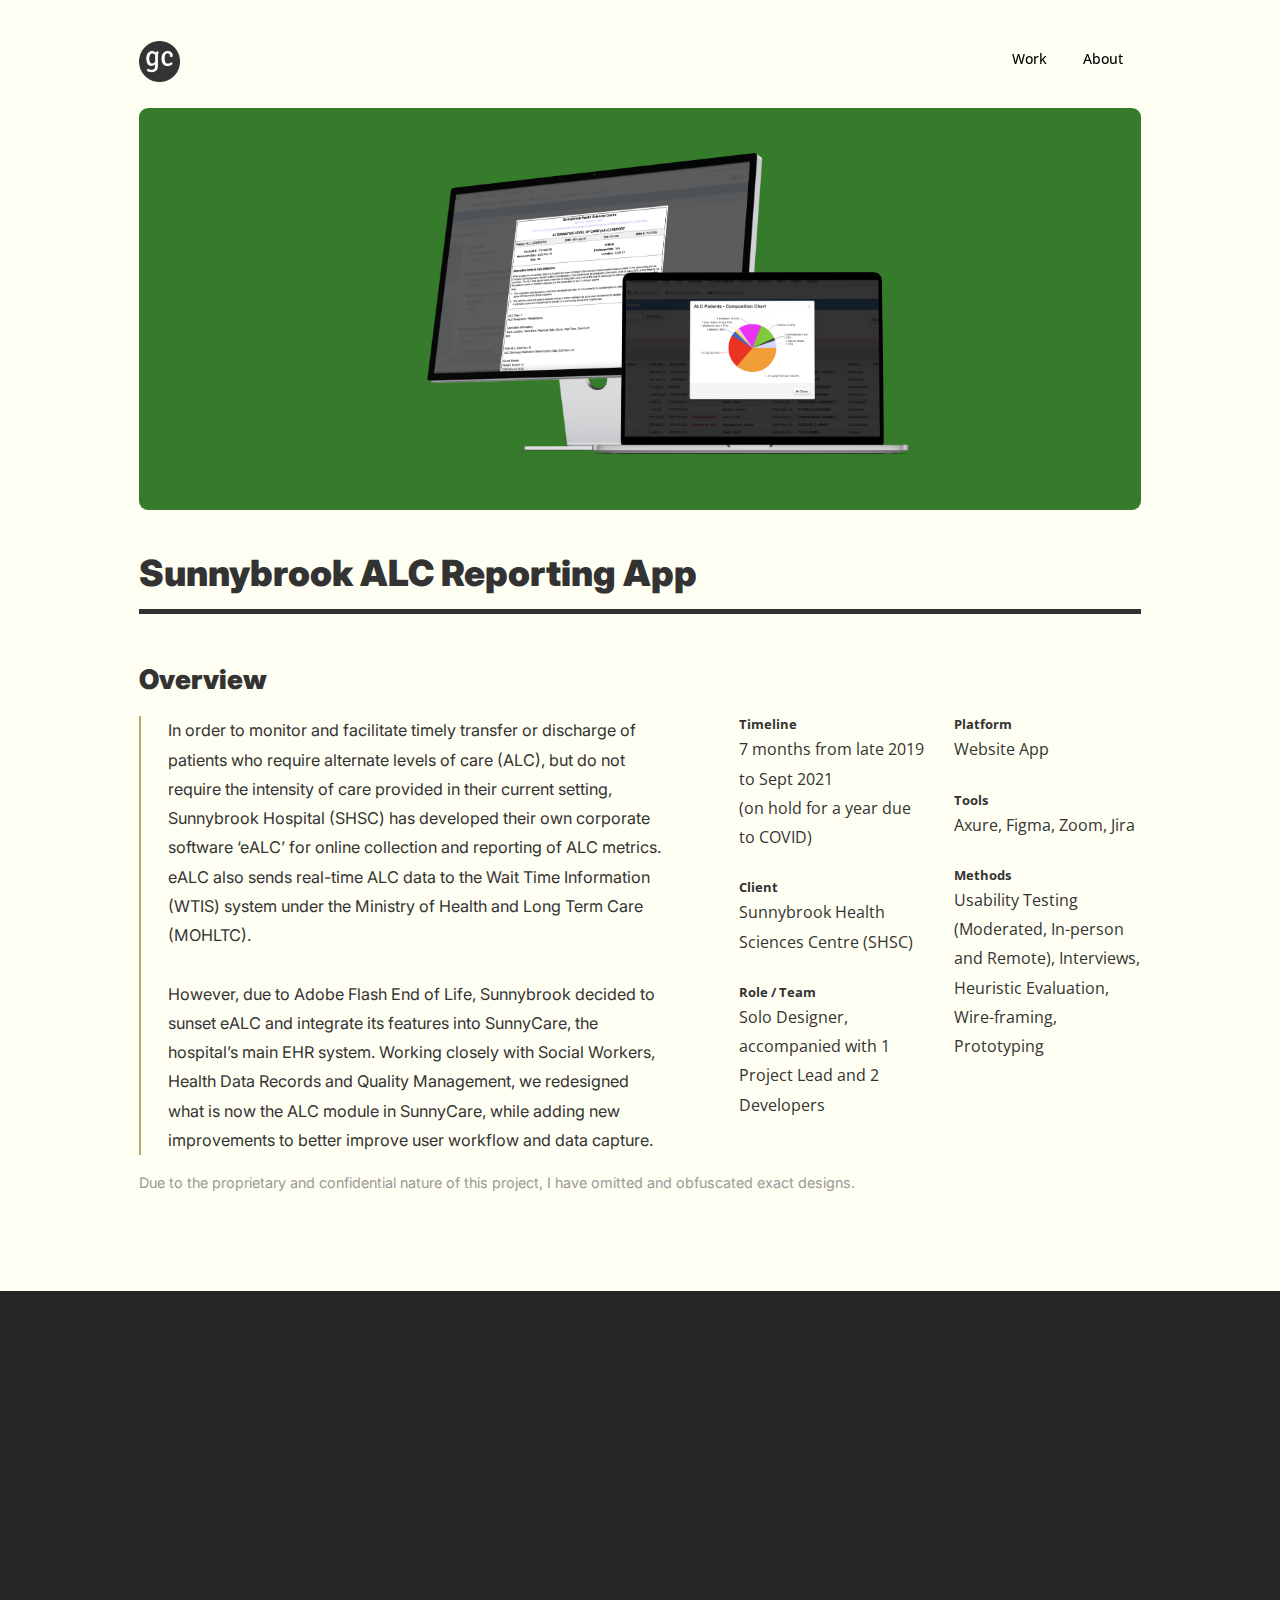
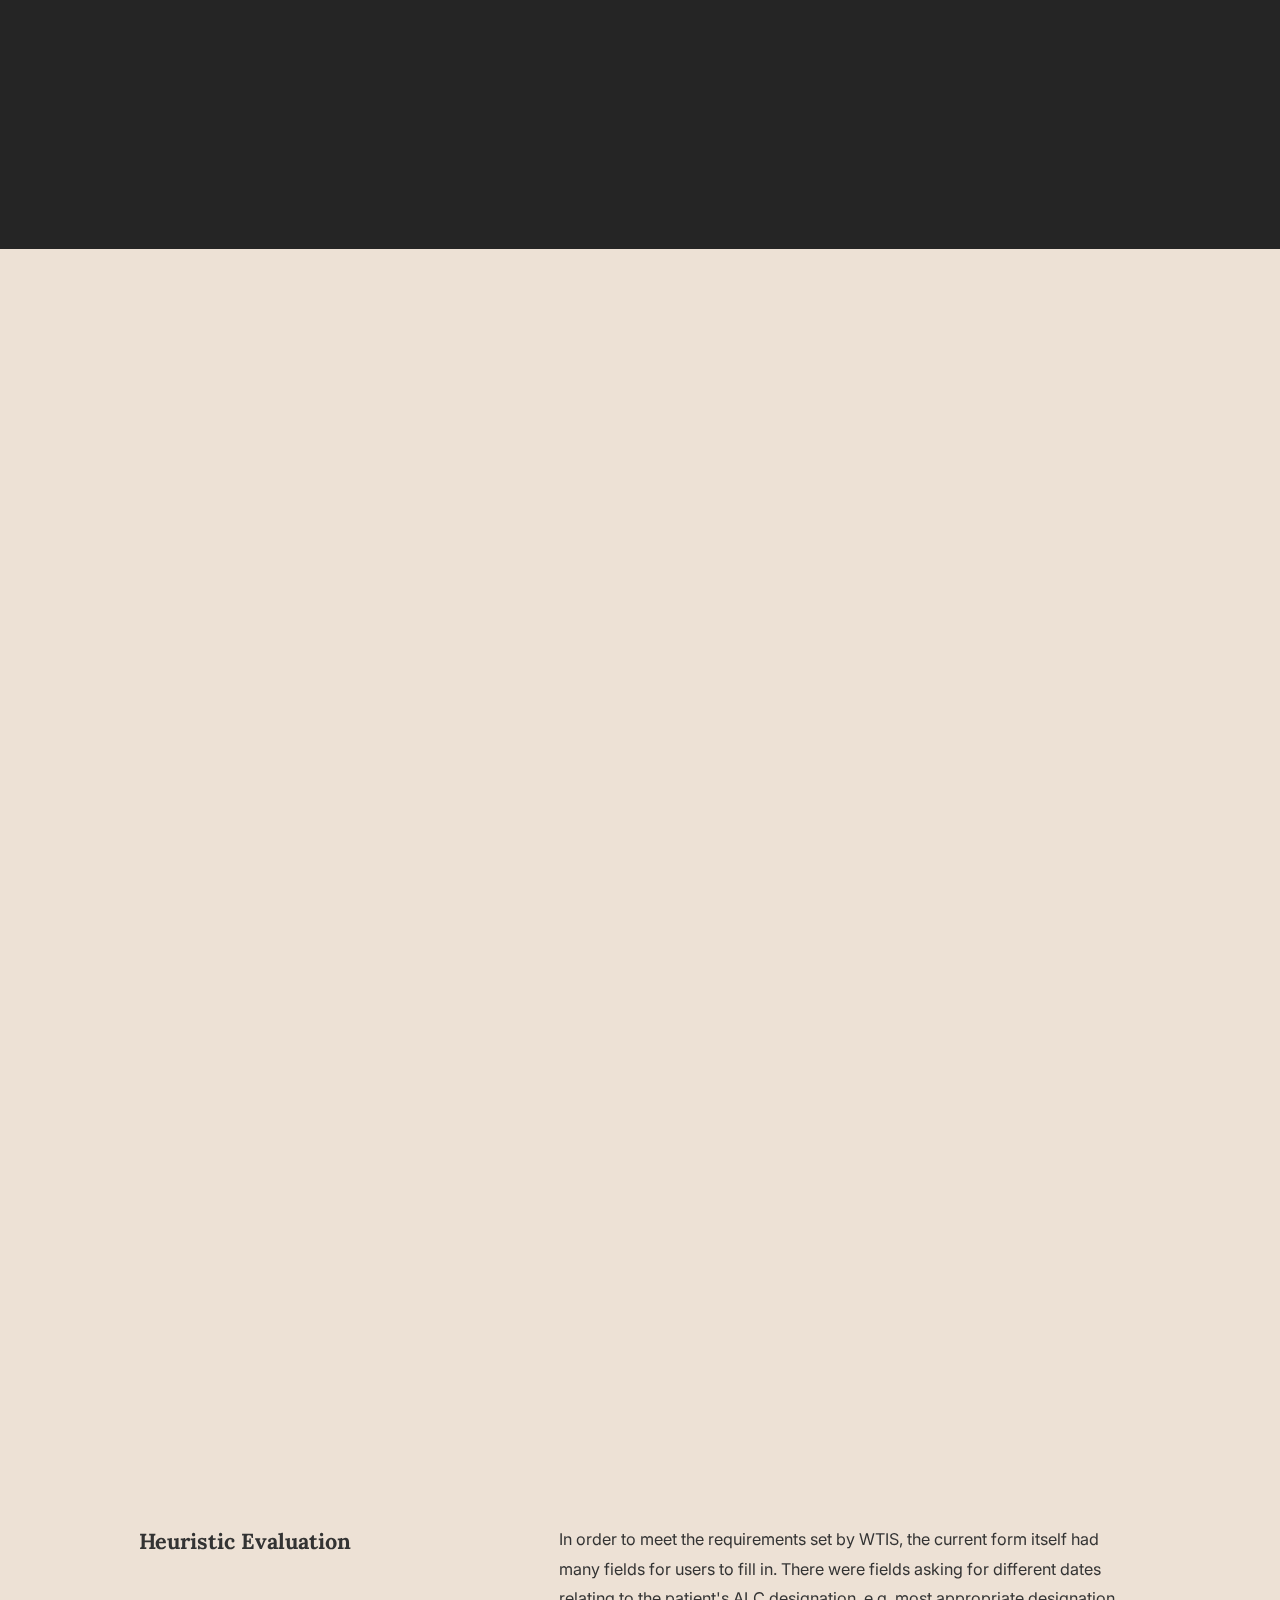
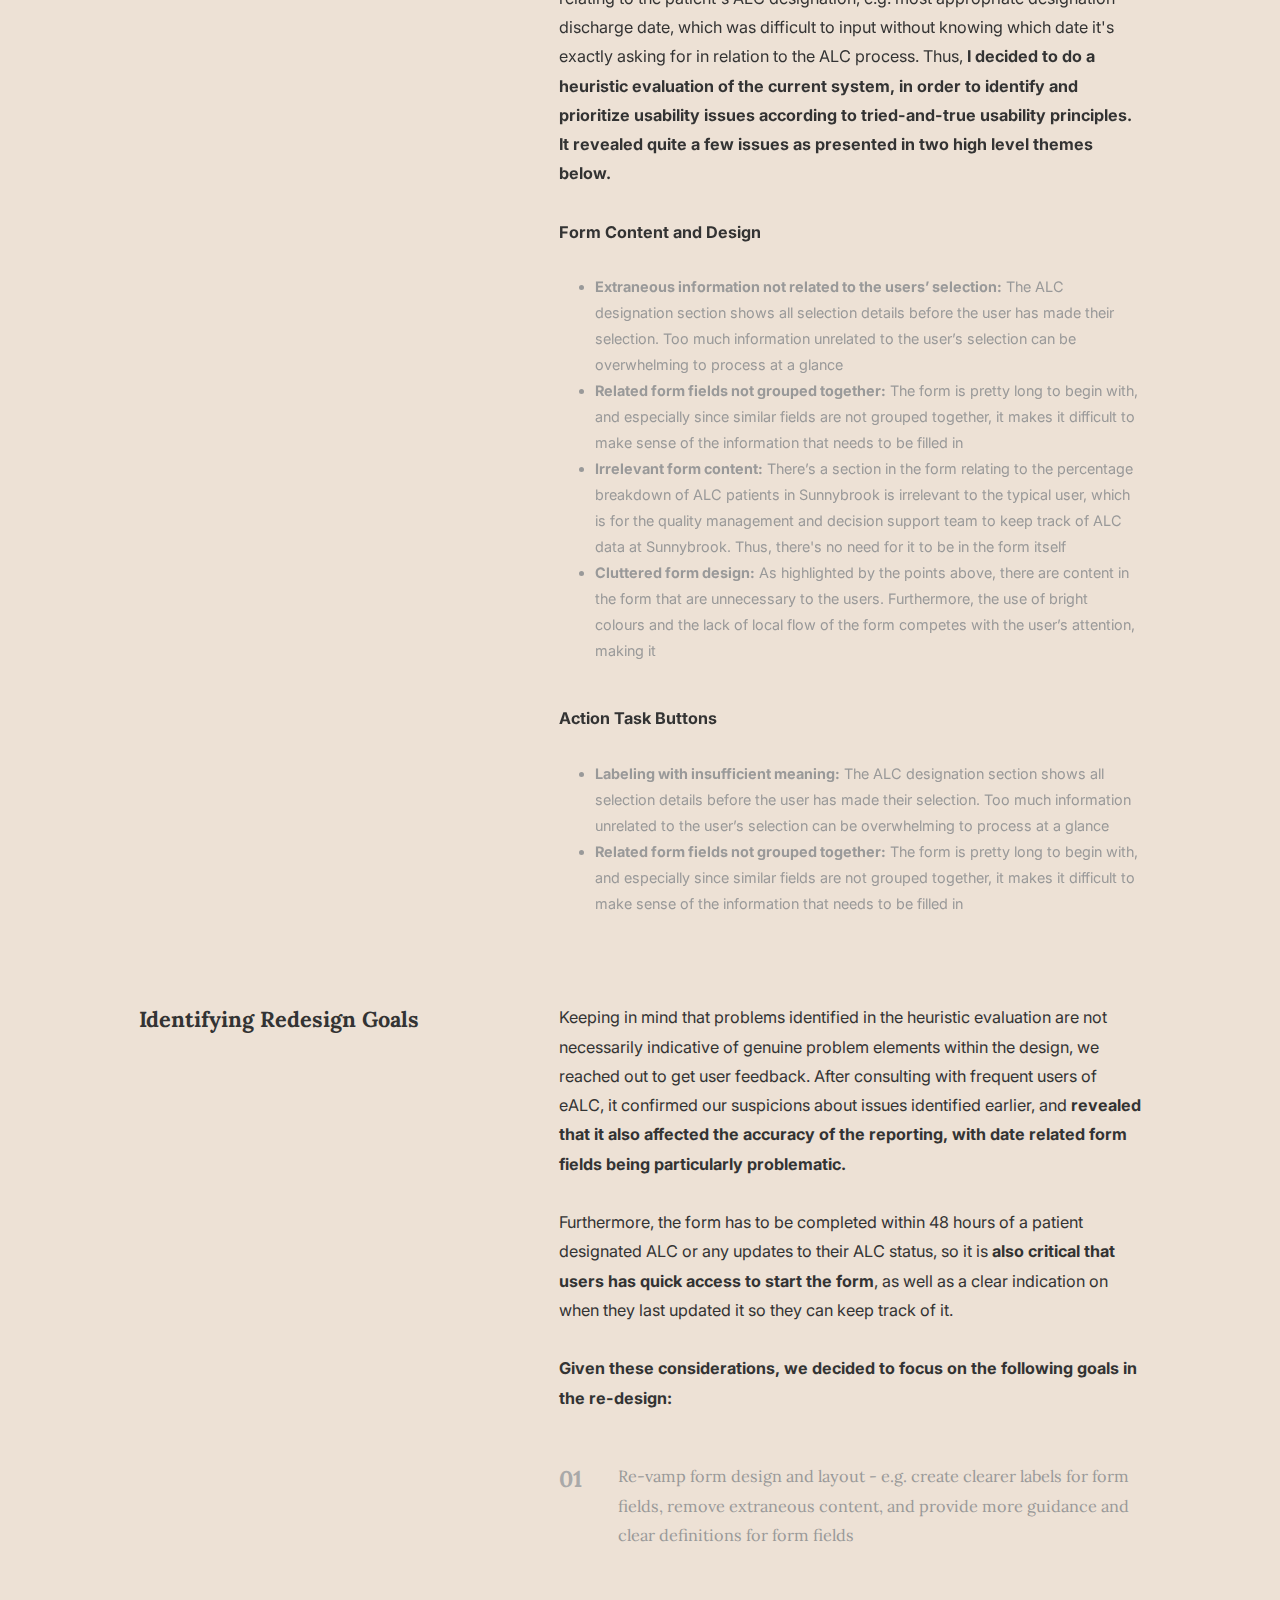
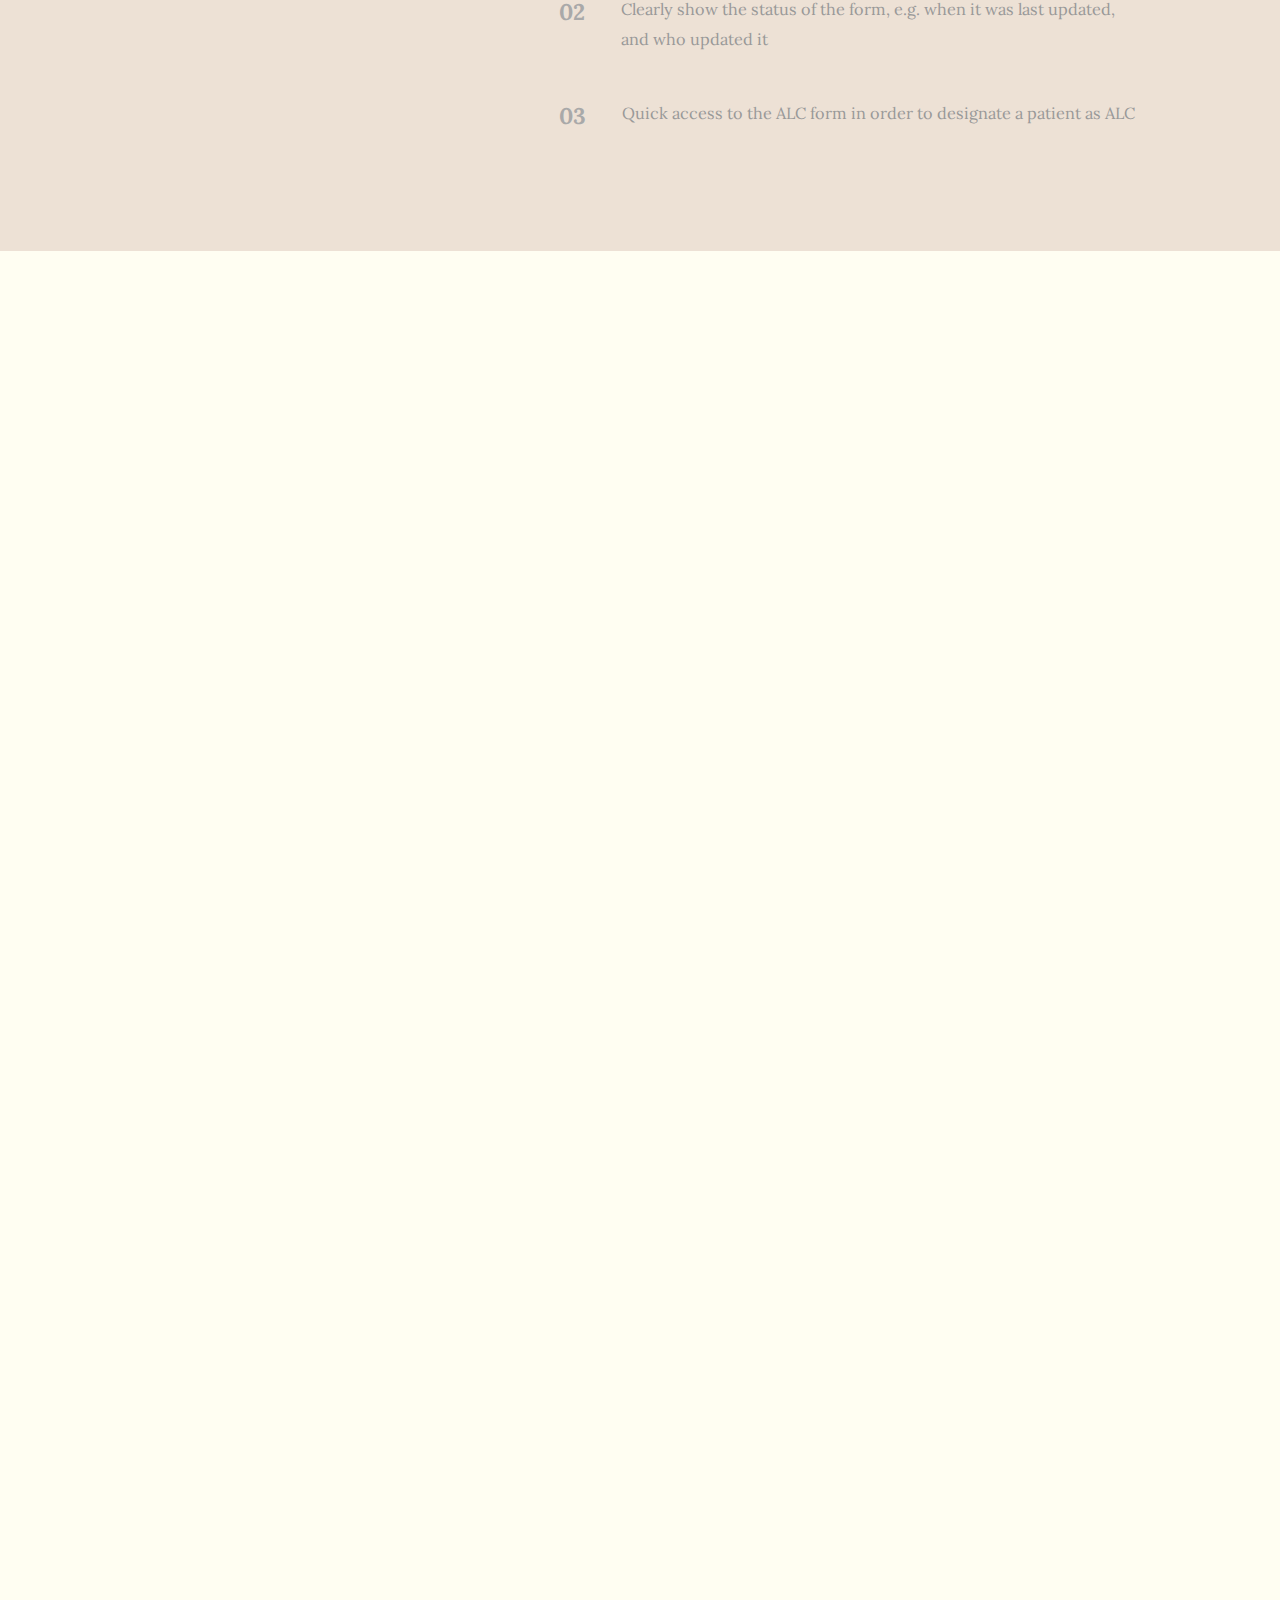
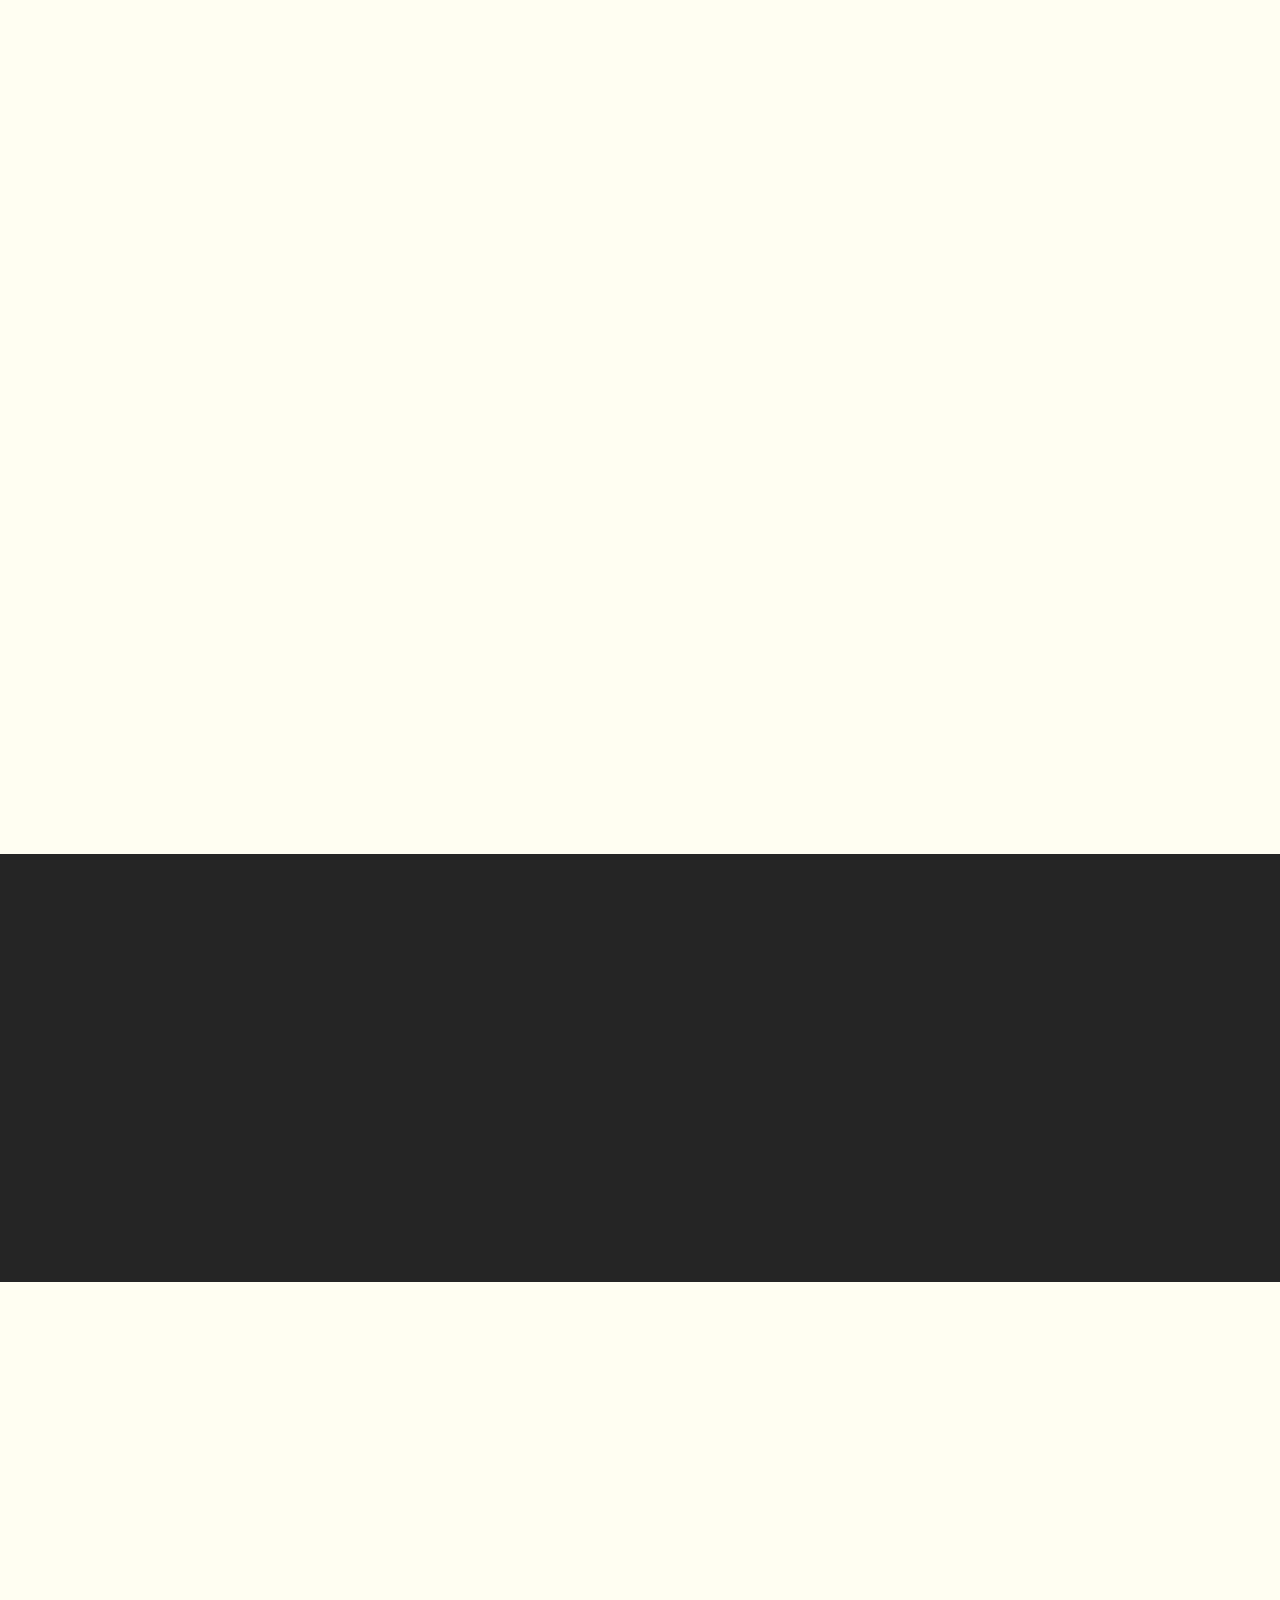
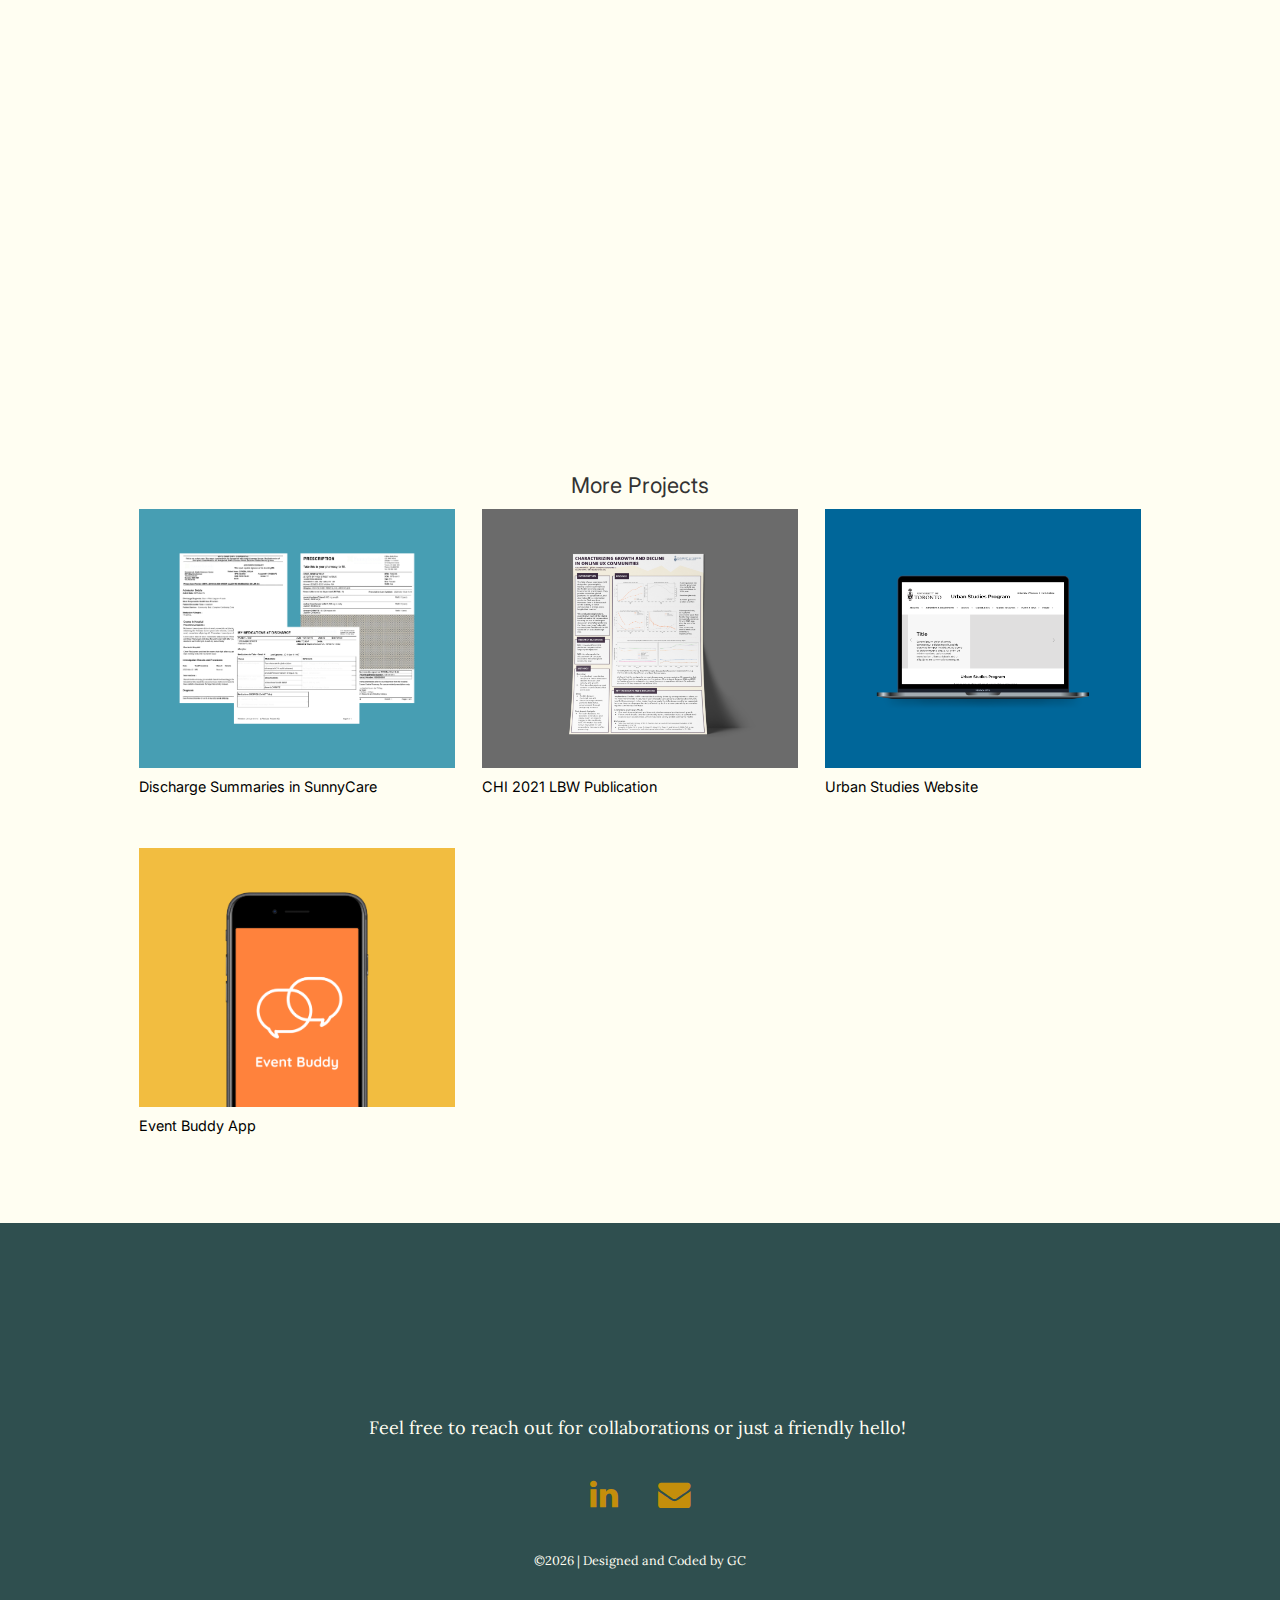
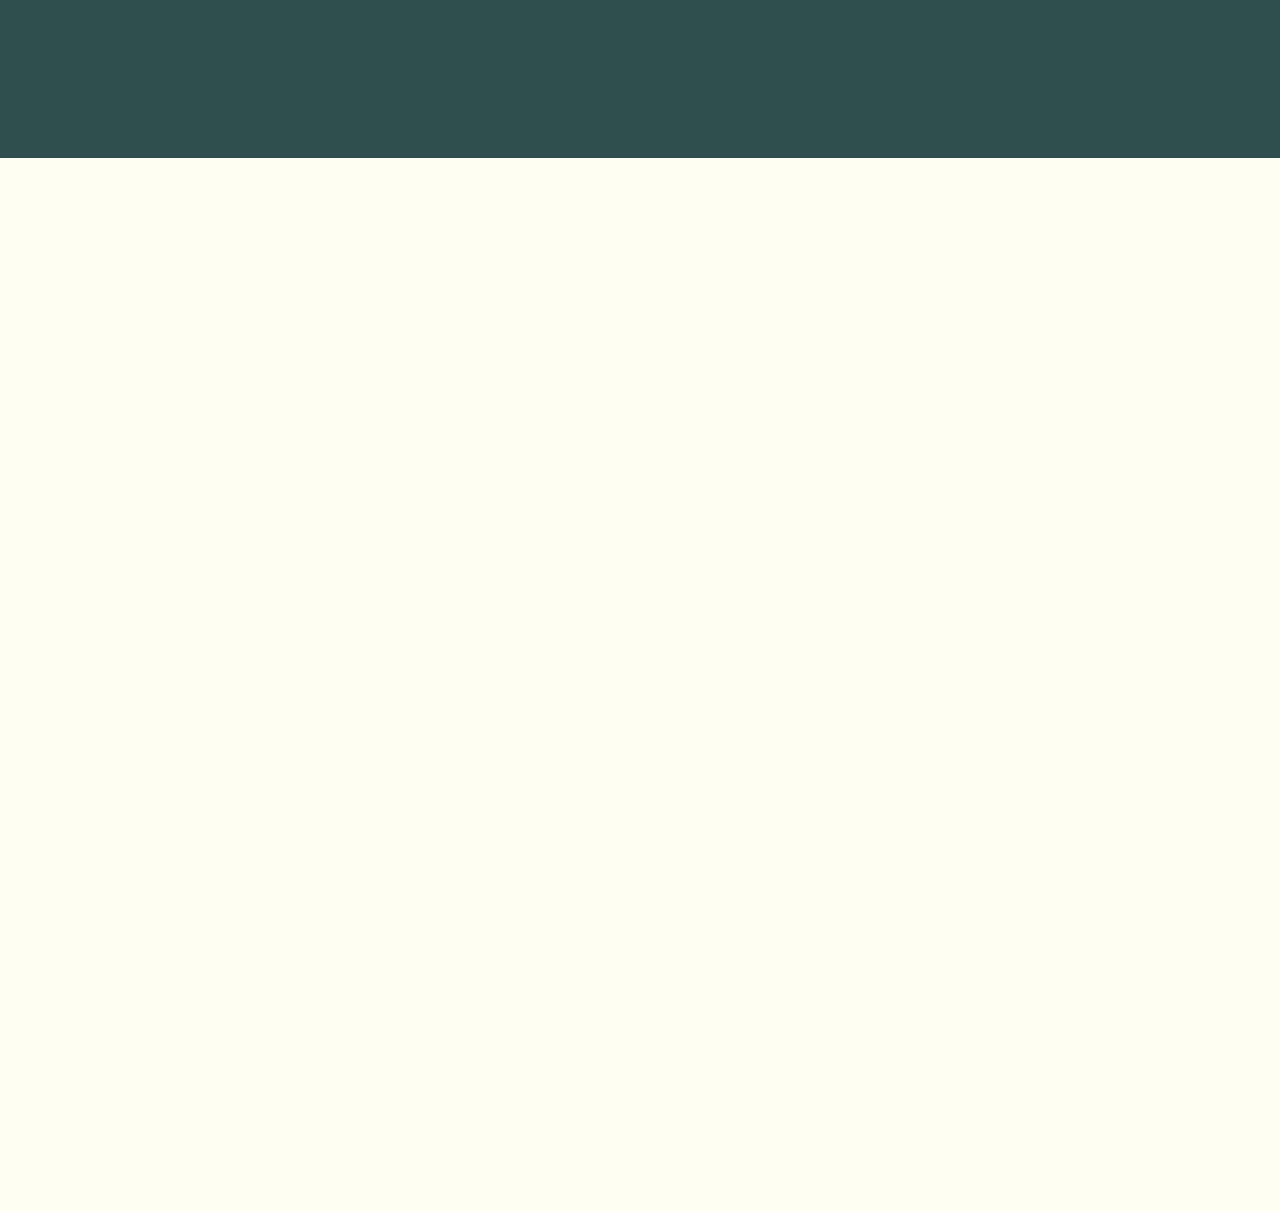
<file: eALC.html>
<!doctype html>
<html lang="en">

<head>
	<!-- Required meta tags -->
	<meta charset="utf-8">
	<meta name="viewport" content="width=device-width, initial-scale=1, shrink-to-fit=no">
	<link rel="icon" href="img/icons/android-chrome-512x512.png" type="image/png">
	<title>eALC</title>
	<!-- Bootstrap CSS -->
	<link rel="stylesheet" href="css/bootstrap.css">
	<link rel="stylesheet" href="css/font-awesome.min.css">



 <!-- load all Font Awesome styles -->
 <!-- <link href="fontawesome/all.css" rel="stylesheet"> -->

 <!-- support v4 icon references/syntax -->
 <!-- <link href="fontawesome/v4-shims.css" rel="stylesheet"> -->


	<!-- <link rel="stylesheet" href="vendors/linericon/style.css">
	<link rel="stylesheet" href="css/font-awesome.min.css">
	<link rel="stylesheet" href="vendors/owl-carousel/owl.carousel.min.css">
	<link rel="stylesheet" href="css/magnific-popup.css">
	<link rel="stylesheet" href="vendors/nice-select/css/nice-select.css">
	<link rel="stylesheet" href="vendors/animate-css/animate.css">
	<link rel="stylesheet" href="vendors/flaticon/flaticon.css">
	<link rel="stylesheet" href="css/animate.css"> -->

	<link rel="stylesheet" href="https://unpkg.com/aos@2.3.1/dist/aos.css" />

	<!-- main css -->
	<link rel="stylesheet" href="css/style.css">
	<link rel="stylesheet" href="css/style-other.css">

	<!-- <link rel="stylesheet" href="css/ionicons.min.css"> -->

	<!-- <link rel="stylesheet" href="css/ionicons.min.css"> -->

	<!-- <script src="https://kit.fontawesome.com/ad92113192.js" crossorigin="anonymous"></script> -->

	<!-- <link rel="stylesheet" href="https://cdnjs.cloudflare.com/ajax/libs/font-awesome/5.15.1/css/all.min.css"> -->

	<link href="https://fonts.googleapis.com/icon?family=Material+Icons" rel="stylesheet"> 

</head>

<body style="background-color: #FFFEF2;">
	<button onclick="topFunction()" id="go-to-top-btn" title="Back to Top">
		<span class="material-icons" id="go-to-top-arrow">
			arrow_upward
			</span>
	</button>


<!--================Header Menu Area =================-->
<header class="header_area">
	<div class="main_menu" data-aos-easing="ease" data-aos-duration="500" data-aos-delay="0">


		<nav class="navbar navbar-expand-lg navbar-dark ftco_navbar ftco-navbar-light site-navbar-target" id="ftco-navbar" data-aos="fade-down" data-aos-duration="600" data-aos-easing="ease-in-out" data-aos-offset="200" data-aos-delay="50" data-aos-once="false">
			<div class="container">
			  <a class="navbar-brand logo" href="index.html"><img style="height:45px; width:45px;" src="img/icons/android-chrome-512x512.png"></a>
			  <button class="navbar-toggler js-fh5co-nav-toggle fh5co-nav-toggle" type="button" data-toggle="collapse" data-target="#ftco-nav" aria-controls="ftco-nav" aria-expanded="false" aria-label="Toggle navigation">
				<span class="oi oi-menu"></span> Menu
			  </button>
	
			  <div class="collapse navbar-collapse" id="ftco-nav">
				<ul class="navbar-nav nav ml-auto">
					<li class="nav-item"><a href="index.html#work" class="nav-link"><span>Work</span></a></li>
					<!-- <li class="nav-item"><a href="#resume-section" class="nav-link"><span>Past</span></a></li>				   -->
					<li class="nav-item"><a href="about.html" class="nav-link"><span>About</span></a></li>
				</ul>
			  </div>
			</div>
		  </nav>

	</div>
</header>

	<!--================Header Menu Area =================-->

	<!--================ Start portfolio Banner Area =================-->
	<!-- <section class="banner_area">
		<div class="banner_inner d-flex align-items-center">
			<div class="container">
				<div class="banner_content text-right">
					<h1>Portfolio Details</h1>
					<div class="page_link">
						<a href="index.html">Home</a>
						<a href="portfolio.html">Portfolio</a>
						<a href="portfolio-details.html">Details</a>
					</div>
				</div>
			</div>
		</div>
	</section> -->
	<!--================ End Portfolio Banner Area =================-->

		<!--================ Start Portfolio Details Area =================-->
		<section style ="padding-bottom: 0px !important" class="section_gap" >
			<div class="container">
				<div style="background-color: #367B2B;" class="portfolio_details_inner portfolio-header">
					<div class="row justify-content-center">
						<div class="col-lg-8 text-center">
							<img style="padding: 50px;" class="img-fluid w-100" src="img/eALC/eALC thumbnail report.png" alt="">
						</div>
					</div>
				</div>

			</div>
		</section>
		<!--================ End Portfolio Details Area =================-->

	<!-- #184B47 -->
	<!-- 3C7E90 22A19A 057474 07BEB8-->
	

	<!--================ Start Portfolio Details Area =================-->


	<section class="intro-section">
		<div class="container">
			<div class="">

				<h1 class="mb-30 title">Sunnybrook ALC Reporting App</h1>


				<div class="row">
					<div class="col-lg-12">
						<h4 class="project-details-title">Overview</h4>
					</div>
				</div>
				<div class="row">
					<div class="col-md-7">
						<div class="">
							<!-- <h4 class="project-details-title">Context</h4> -->
							<p class="generic-blockquote text">
								In order to monitor and facilitate timely transfer or discharge of patients who require 
								alternate levels of care (ALC), but do not require the intensity of care provided in their current setting, Sunnybrook Hospital (SHSC) has developed their own corporate software ‘eALC’ for online collection and reporting of ALC metrics. eALC also sends real-time ALC data to the Wait Time Information (WTIS) system under the Ministry of Health and Long Term Care (MOHLTC). 

								<br>
								<br>
								However, due to Adobe Flash End of Life, Sunnybrook decided to sunset eALC and integrate its features into SunnyCare, the hospital’s main EHR system. Working closely with Social Workers, Health Data Records and Quality Management, we redesigned what is now the ALC module in SunnyCare, while adding new improvements to better improve user workflow and data capture.
							</p>
						

						</div>
					</div>
					<div class="col-md-5">
						<div class="text">
							<div class="row">
							<div class="col-md-6">
								<!-- <div>
									<h5 class="project-details-label">Timeline</h5>
									<p class="project-details">Jan - Jun 2021
									</p>
								</div>	 -->
								<div>
									<h5 class="project-details-label">Timeline</h5>
									<p class="project-details">7 months from late 2019 to Sept 2021 <br> (on hold for a year due to COVID)
									</p>
								</div>	
								<div>
									<h5 class="project-details-label">Client</h5>
									<p class="project-details">Sunnybrook Health Sciences Centre (SHSC)
									</p>
								</div>	

								<div>
									<h5 class="project-details-label">Role / Team</h5>
									<p class="project-details">Solo Designer, accompanied with 1 Project Lead and 2 Developers
									</p>
								</div>	

							</div>
								<!-- <div>
									<h5 class="project-details-label">Team</h5>
									<p class="project-details">1 Project Lead and 2 Developers
									</p>
								</div>								 -->
								
								<div class="col-md-6">
									<div>
										<h5 class="project-details-label">Platform</h5>
										<p class="project-details">Website App
										</p>
									</div>	

									<div>
										<h5 class="project-details-label">Tools</h5>
										<p class="project-details">Axure, Figma, Zoom, Jira 
										</p>
									</div>					

									<div>
										<h5 class="project-details-label">Methods</h5>
										<p class="project-details">Usability Testing (Moderated, In-person and Remote), Interviews, Heuristic Evaluation, Wire-framing, Prototyping 
										</p>
									</div>	

									
								</div>


							
						</div>


						</div>
					</div>
				</div>

				<div class="row">
					<div class="col-md-12">
					
					
						<p class="disclaimer">
							Due to the proprietary and confidential nature of this project, I have omitted and obfuscated exact designs.  

						</p>
					</div>
				</div>
			</div>
		</div>
	</section>
	<!--================ End Portfolio Details Area =================-->


		
		<!--================ Start Portfolio Section 1 column Paragraph   =================-->
		<section class="dark-section" >
			<div class="container" data-aos="fade-up" data-aos-duration="500" data-aos-easing="ease-in-out" data-aos-offset="200" data-aos-delay="50" data-aos-once="false">
				<div class="portfolio_details_inner">
					<div class="row">
						<div class="col-lg-12">
							<h3 class="section-title-with-subtitle light-text">What is ALC, and why is it important? 
							</h3>				
							<br>
								<p class="text light-text">
									<strong>Alternative Level of Care (ALC) </strong>is used to describe non-acute patients occupying an acute care bed that are awaiting placement to a chronic care unit, rehab, nursing homes, palliative care, etc. 
									
									<br>
									<br>
									As part of the Ministry of Health and Long Term Care Wait Time Strategy, 
									<strong>Ontario hospitals are required to report ALC data in near real-time to Ontario's Wait Time Information System (WTIS).</strong>
									The strategy was developed to tackle a contributor to long ER wait times – high numbers of ALC patients occupying acute care beds and thus, preventing patients in the ER from being admitted to the hospital. ALC patients are often not discharged because the appropriate level of care they require is not available when and where they need it. 
																	
									<br>
									<br>
									Thus, real-time reporting of ALC data would <strong>improve bed utilization by enhancing timely discharge for ALC patients</strong>, and allow hospitals, as well as MOHLTC, to better inform resource allocation and decision-making. 
								</p>
						</div>

					</div>



				</div>
			</div>
		</section>
		<!--================ End Portfolio Section 1 column paragraph =================-->

	


				
		<!--================ Start Portfolio Section 2 columns paragraph with points  =================-->
		<section class="default-section" >
			<div class="container" data-aos="fade-up" data-aos-duration="500" data-aos-easing="ease-in-out" data-aos-offset="200" data-aos-delay="50" data-aos-once="false">
				<div class="portfolio_details_inner">
					<div class="row">
						<div class="col-md-4 section-title-2-column">
							<h3 class="section-title-with-subtitle">Getting Technical
							</h3>
						</div>

						<div class="col-md-8 section-paragraph-2-column">
							<p class="text">
								eALC’s main front-facing functionality is 
								<strong>an electronic ‘form’ for social workers to provide information about the patient once they are designated as requiring ALC.</strong> Once the social worker submits the form, eALC sends its information as a waitlist entry for the patient to WTIS. Depending on the patient’s outcome, the form can be updated, e.g. transferred, returned to acute, discharged, discontinued – any updates are sent to WTIS as well.  
								<br> 

							</p>						
							
							<p class="annotation" style="text-align: center; margin-bottom: 10px !important"> 
							ALC Main Data Elements
							</p>
							<img class="img-fluid w-100" src="img/eALC/Data Elements Aligned with 2017.png" alt="">
							<p class="citation">From ALC Reference Manual V2, Ontario Health</p>

							<p class="text">
							<br>
								Since eALC is a complex system that collects data specific to requirements defined by WTIS, I had to first understand what they requirements were, how the data was being structured, and all possible workflows/scenarios with the system. I worked closely with my project lead to understand the workflows, and read previous functional requirements documentation for details on form fields. I also reviewed the ALC reference manual published by WTIS, which was helpful in understanding ALC definitions and recommended clinical guidance in designating a patient ALC. 

							</p>

							<p class="annotation" style="padding-top: 30px; text-align: center; font-family: Lora; font-weight: 600; margin-bottom: 10px !important"> 
								Guiding Principles for Designating a Patient ALC
							</p>
							<img class="img-fluid w-100" src="img/eALC/Guiding Principles ALC.png" alt="">
							<p class="citation">From ALC Reference Manual V2, Ontario Health</p>


						</div>

					</div>
				</div>
			</div>

			<div class="container sub-section">
				<div class="portfolio_details_inner">
					<div class="row">
						<div class="col-md-4 section-title-2-column">

							<h4 class="subtitle">Heuristic Evaluation
							</h4>

						</div>

						<div class="col-md-8 section-paragraph-2-column" style="padding-top: 30px;">
							<p class="text">
								In order to meet the requirements set by WTIS, the current form itself had many fields for users to fill in. There were fields asking for different dates relating to the patient's ALC designation, e.g. most appropriate designation discharge date, which was difficult to input without knowing which date it's exactly asking for in relation to the ALC process. 
								Thus, 
								<strong>
								I decided to do a heuristic evaluation of the current system, in order to identify and prioritize usability issues according to tried-and-true usability principles. It revealed quite a few issues as presented in two high level themes below. 

								</strong>
								<br>
							<br>
							<strong class="ul-header">Form Content and Design</strong>
							<ul>
								<li>
									<strong>Extraneous information not related to the users’ selection:</strong>
									The ALC designation section shows all selection details before the user has made their selection. Too much information unrelated to the user’s selection can be overwhelming to process at a glance

								</li>

								<li>
									<strong>Related form fields not grouped together:</strong>
									The form is pretty long to begin with, and especially since similar fields are not grouped together, it makes it difficult to make 
									sense of the information that needs to be filled in
								</li>

								<li>
									<strong>Irrelevant form content:</strong>
									There’s a section in the form relating to the percentage breakdown of ALC patients in Sunnybrook is irrelevant to the typical user,
									which is for the quality management and decision support team to keep track of ALC data at Sunnybrook. Thus, there's no need for it to be in the form itself
								</li>

								<li>
									<strong>Cluttered form design:</strong>
									As highlighted by the points above, there are content in the form that are unnecessary to the users. Furthermore, the use of bright colours and the lack of local flow of the form competes with the user’s attention, making it 
								</li>
							</ul>
							<br>

							<p class="text">
								<strong class="ul-header">Action Task Buttons</strong>
								<br>
							</p>


							<ul>
								<li>
									<strong>Labeling with insufficient meaning:</strong>
									The ALC designation section shows all selection details before the user has made their selection. Too much information unrelated to the user’s selection can be overwhelming to process at a glance

								</li>

								<li>
									<strong>Related form fields not grouped together:</strong>
									The form is pretty long to begin with, and especially since similar fields are not grouped together, it makes it difficult to make 
									sense of the information that needs to be filled in
								</li>

							</ul>
							


						</p>


						
						</div>

					</div>

				</div>
			</div>

			<div class="container sub-section">
				<div class="portfolio_details_inner">
					<div class="row">
						<div class="col-md-4 section-title-2-column">

							<h4 class="subtitle">Identifying Redesign Goals
							</h4>

						</div>

						<div class="col-md-8 section-paragraph-2-column" style="padding-top: 30px;">
							<p class="text">
								Keeping in mind that problems identified in the heuristic evaluation are not necessarily indicative of genuine problem elements within the design, we reached out to get user feedback. 

								After consulting with frequent users of eALC, it confirmed our suspicions about issues identified earlier, and 
								<strong>revealed that it also affected the accuracy of the reporting, with date related form fields being particularly problematic.  </strong>
							<br>
							<br>

							Furthermore, the form has to be completed within 48 hours of a patient designated ALC or any updates to their ALC status, so it is 
							<strong>also critical that users has quick access to start the form</strong>, as well as a clear indication on when they last updated it so they can keep track of it. 
							<br>
							<br>
							<strong>							
								Given these considerations, we decided to focus on the following goals in the re-design: 			
							</strong>
							<br>
						</p>

							<ol class="numbered-list">
								<li>
									Re-vamp form design and layout - e.g. create clearer labels for form fields, remove extraneous content, and provide more guidance and clear definitions for form fields

								</li>
								<li>Clearly show the status of the form, e.g. when it was last updated, and who updated it 

								</li>
								<li>
									Quick access to the ALC form in order to designate a patient as ALC 
								</li>

							</ol>							
						</div>

					</div>

				</div>
			</div>

		</section>
		<!--================ End Portfolio Section 2 Columns with points  =================-->



		<section class="nocolour-section">
			<div class="container" data-aos="fade-up" data-aos-duration="500" data-aos-easing="ease-in-out" data-aos-offset="200" data-aos-delay="50" data-aos-once="false">
				<div class="portfolio_details_inner">
					<div class="row">
						<div class="col-md-4 section-title-2-column">
							<h3 class="section-title-with-subtitle">Redesign and Development</h3>
						</div>

						<div class="col-md-8 section-paragraph-2-column">
							<p class="text">
								Using the insights we gathered, I created a few versions of the redesign and went through multiple rounds of feedback internally first before bringing it to the users for their feedback. This is to ensure what we're presenting is 
								technically viable, and that we catch any glaring issues first as we need to be extremely conscious with our users' time (as we all know, our users are kindly sparing what little time they have in their very busy schedules!) 
								
						
								<br>
								<br>
								<!-- We have to be especially conscious of our users' time since they are consistently busy, so we try to be efficient with the short amount of time we have wit h before presenting it to the users. -->
								
								<strong>Here are some changes we made as a result of the redesign:</strong>
							</p>
							<ol class="numbered-list">
								<li style="border-bottom: none;">
									Adding tooltips for the form fields that included a simplified definition of each field for easier comprehension 

								</li>

								<img style="padding-left: 70px; padding-bottom: 30px; height: 60% !important;" class="img-fluid w-100" src="img/eALC/alc tooltip hd.png" alt="">

								<li style="border-bottom: none;">
									Redesigned the layout of the form, e.g. grouped similar fields together and provided headers to provide better guidance and structure to the form 

								</li>

								<img style="width: 80% !important; padding-left: 70px; padding-bottom: 50px;" class="img-fluid w-100 portfolio-header-img" src="img/eALC/group similar fields.png" alt="">

								<li style="border-bottom: none;">
									Since users often worked from different patient lists, e.g. unit, location based, we added a button ‘Start / Designate ALC’ that was only visible to social workers so it wouldn’t clutter the view for other SunnyCare users 
								</li>
								<img style="padding-left: 40px; padding-bottom: 30px;" class="img-fluid w-100 portfolio-header-img" src="img/eALC/start and designate alc.png" alt="">

							</ol>	
							
							<p class="text">
								<br>
								As the sole designer, 
								I created, recruited and moderated the usability tests with 17 participants, with approximately 4 participants for each ‘iteration’. 
								<strong>Through this process of testing the changes every 4 participants, we were able to validate whether the changes were successful, and worked to improve the design on every iteration.
									 </strong>
							</p>

							<p class="annotation" style="text-align: center; margin-bottom: 10px !important"> 

								Screenshot from one of my online user testing sessions!
							</p>

							<img class="img-fluid w-100" src="img/eALC/zoom2.png" alt="">
							<br>
							<br>
							<br>

							<p class="text">

							As soon as we finished usability testing, I worked on finalizing the clickable prototype and demo-ed it, and also presented our usability findings to get green light on our project. This was successful in
							getting buy-in from our hospital's clinical leaders, as they could see how the product would work in real-life, reinforced with findings to back up our design decisions. 
						
							</p>

						</div>

					</div>

				</div>
			</div>
		</section>

						<!--================ End Portfolio Section 2 Columns with points  =================-->



		<!--================ Start Portfolio Section 2 columns paragraph with subtitle =================-->
		<section class="dark-section" style="padding-bottom: 90px;" >
			<div class="container" data-aos="fade-up" data-aos-duration="500" data-aos-easing="ease-in-out" data-aos-offset="200" data-aos-delay="50" data-aos-once="false">
				<div class="portfolio_details_inner">
					<div class="row">
						<div class="col-md-4 section-title-2-column">
							<h3 class="section-title-with-subtitle light-text">Go Live!</h3>
						</div>

						<div class="col-md-8 section-paragraph-2-column">
							<p class="text light-text">
								To help meet our deadline, I also supported QA testing efforts and tested all the front end functionality. Additionally, I led 14 user acceptance test sessions, getting sign-off from our users and fine tuning any last minute design details. 

							<br> 
							<br>
							Working closely with the project lead and developers, we went live with ALC in SunnyCare in Sept 2021! The new feature now allows users to access and manage their patients’ ALC records from SunnyCare, and its easy access also allows the patient’s circle of care, e.g. physicians, nurses, to view their ALC record. 						</div>
					</div>

				</div>
			</div>
		</section>
		<!--================ End Portfolio Section 2 Columns with subtitle  =================-->


		

		<section class="nocolour-section" >
			<div class="container" data-aos="fade-up" data-aos-duration="500" data-aos-easing="ease-in-out" data-aos-offset="200" data-aos-delay="50" data-aos-once="false">
				<div class="portfolio_details_inner">
					<div class="row">
						<div class="col-lg-12">
							<h3 class="section-title-with-subtitle">Project Learnings</h3>
							<!-- <h4 class="subtitle">Sketching Mockups</h3> -->
						</div>
					</div>


					<div class="row sub-section">

						<div class="col-md-4 section-title-2-column">

							<h4 class="subtitle">Advocating for the user
							</h4>

						</div>

						<div class="col-md-8 section-paragraph-2-column" style="padding-top: 30px;">
							<p class="text">
								Due to the lack of technical resources and a looming deadline, we were asked to integrate just the main functionalities, without any changes if possible. I learned to push for design improvements that would bring the most value to users, while being conscious of developers’ time and not pushing for ‘pixel-perfection’. Due to the time and resource limitations of the project, we had to focus on improvements that would have real impact to the users. 
							</p>

						</div>
					</div>

					<div class="row sub-section">

						<div class="col-md-4 section-title-2-column">

							<h4 class="subtitle">Navigating complex reporting requirements 


							</h4>

						</div>

						<div class="col-md-8 section-paragraph-2-column" style="padding-top: 30px;">
							<p class="text">
								The tricky part about designing for ALC was making it easy to use for our end-users, while satisfying the complex reporting requirements mandated by an external organization (WTIS). We had to find a balance between providing enough guidance on the form, but not over complicating or cluttering it since there were many specific scenarios depending on the patient. It was quite the challenge, but I’m proud that our team was able to overcome it!  
							</p>

						</div>
					</div>




				</div>
			</div>

		</section>


		<section class="nocolour-section">
			<div class="container">
				<div class="row">
					<div class="col-lg-12">
	
						<h4 class="more-projects-title" style="text-align: center;">More Projects
						</h4>
					</div>

					<div class="col-md-4">
						<a style="padding-top: 0px !important" href="national-gallery.html"><img class="img-fluid w-100" src="img/home-page/eDischarge.png" alt=""></a>
						<a class="more-projects-label" href="eDischarge.html" target="_blank">Discharge Summaries in SunnyCare</a>
					</div>
	
					<!-- <div class="col-md-4">
						<a style="padding-top: 0px !important" href="national-gallery.html"><img class="img-fluid w-100" src="img/home-page/national-gallery-thumbnail.png" alt=""></a>
						<a class="more-projects-label" href="national-gallery.html" target="_blank">National Gallery App</a>
					</div> -->
	
					<div class="col-md-4">
						<a style="padding-top: 0px !important" href="urban-studies.html"><img class="img-fluid w-100" src="img/home-page/chi 2021 thumbnail grey.png" alt=""></a>
						<a class="more-projects-label" href="urban-studies.html" target="_blank">CHI 2021 LBW Publication</a>
					</div>

					<div class="col-md-4">
						<a style="padding-top: 0px !important" href="urban-studies.html"><img class="img-fluid w-100" src="img/home-page/urban studies thumbnail blue.png" alt=""></a>
						<a class="more-projects-label" href="urban-studies.html" target="_blank">Urban Studies Website</a>
					</div>

				</div>

				<div class="row" style="padding-top: 50px;">
										<div class="col-md-4">
						<a style="padding-top: 0px !important" href="event-buddy.html"><img class="img-fluid w-100" src="img/home-page/event-buddy-tile.png" alt=""></a>
						<a class="more-projects-label" href="event-buddy.html" target="_blank">Event Buddy App</a>
					</div>
				</div>
			</div>
		</section>

	<!--================Footer Area =================-->
	<footer class="footer_area section_gap">
		<div class="container">
			<div class="row footer_inner justify-content-center">


				<div class="col-lg-12 text-center">

					<div class="social_widget">
<!-- 
						<h4 class="footer-text">
							Let's connect
						</h4> -->

						<p class="footer-text">
							Feel free to reach out for collaborations or just a friendly hello! 
							<i class="fa fa-smile"></i>
						</p>


						<ul class="list">
							<li><a href="https://www.linkedin.com/in/gillian-s-chen/"><i class="fa fa-linkedin"></i></a></li>
							<li><a href="mailto: gillian.chen@mail.utoronto.ca"><i class="fa fa-envelope"></i></a></li>
						</ul>
						
					</div>

					
				</div>

				<div class="col-lg-12 text-center">

					<div class="footer-disclaimer">
						<p>
							&copy;<script>document.write(new Date().getFullYear());</script> | Designed and Coded by GC      				
							 </a>
							</p>

					</div>
				</div>


			</div>
		</div>
	</footer>
	<!--================End Footer Area =================-->

	<!-- Optional JavaScript -->
	<!-- jQuery first, then Popper.js, then Bootstrap JS -->

	<script src="https://unpkg.com/aos@next/dist/aos.js"></script>

	<script>
	  AOS.init();
	</script>


	<script src="js/jquery-3.2.1.min.js"></script>
	<script src="js/popper.js"></script>
	<script src="js/bootstrap.min.js"></script>
	<script src="js/stellar.js"></script>
	<script src="js/go-to-top.js"></script>



	<script src="js/jquery.magnific-popup.min.js"></script>
	<script src="vendors/nice-select/js/jquery.nice-select.min.js"></script>
	<script src="vendors/isotope/imagesloaded.pkgd.min.js"></script>
	<script src="vendors/isotope/isotope-min.js"></script>
	<script src="vendors/owl-carousel/owl.carousel.min.js"></script>
	<script src="js/jquery.ajaxchimp.min.js"></script>
	<script src="js/mail-script.js"></script>

</body>

</html>
</file>
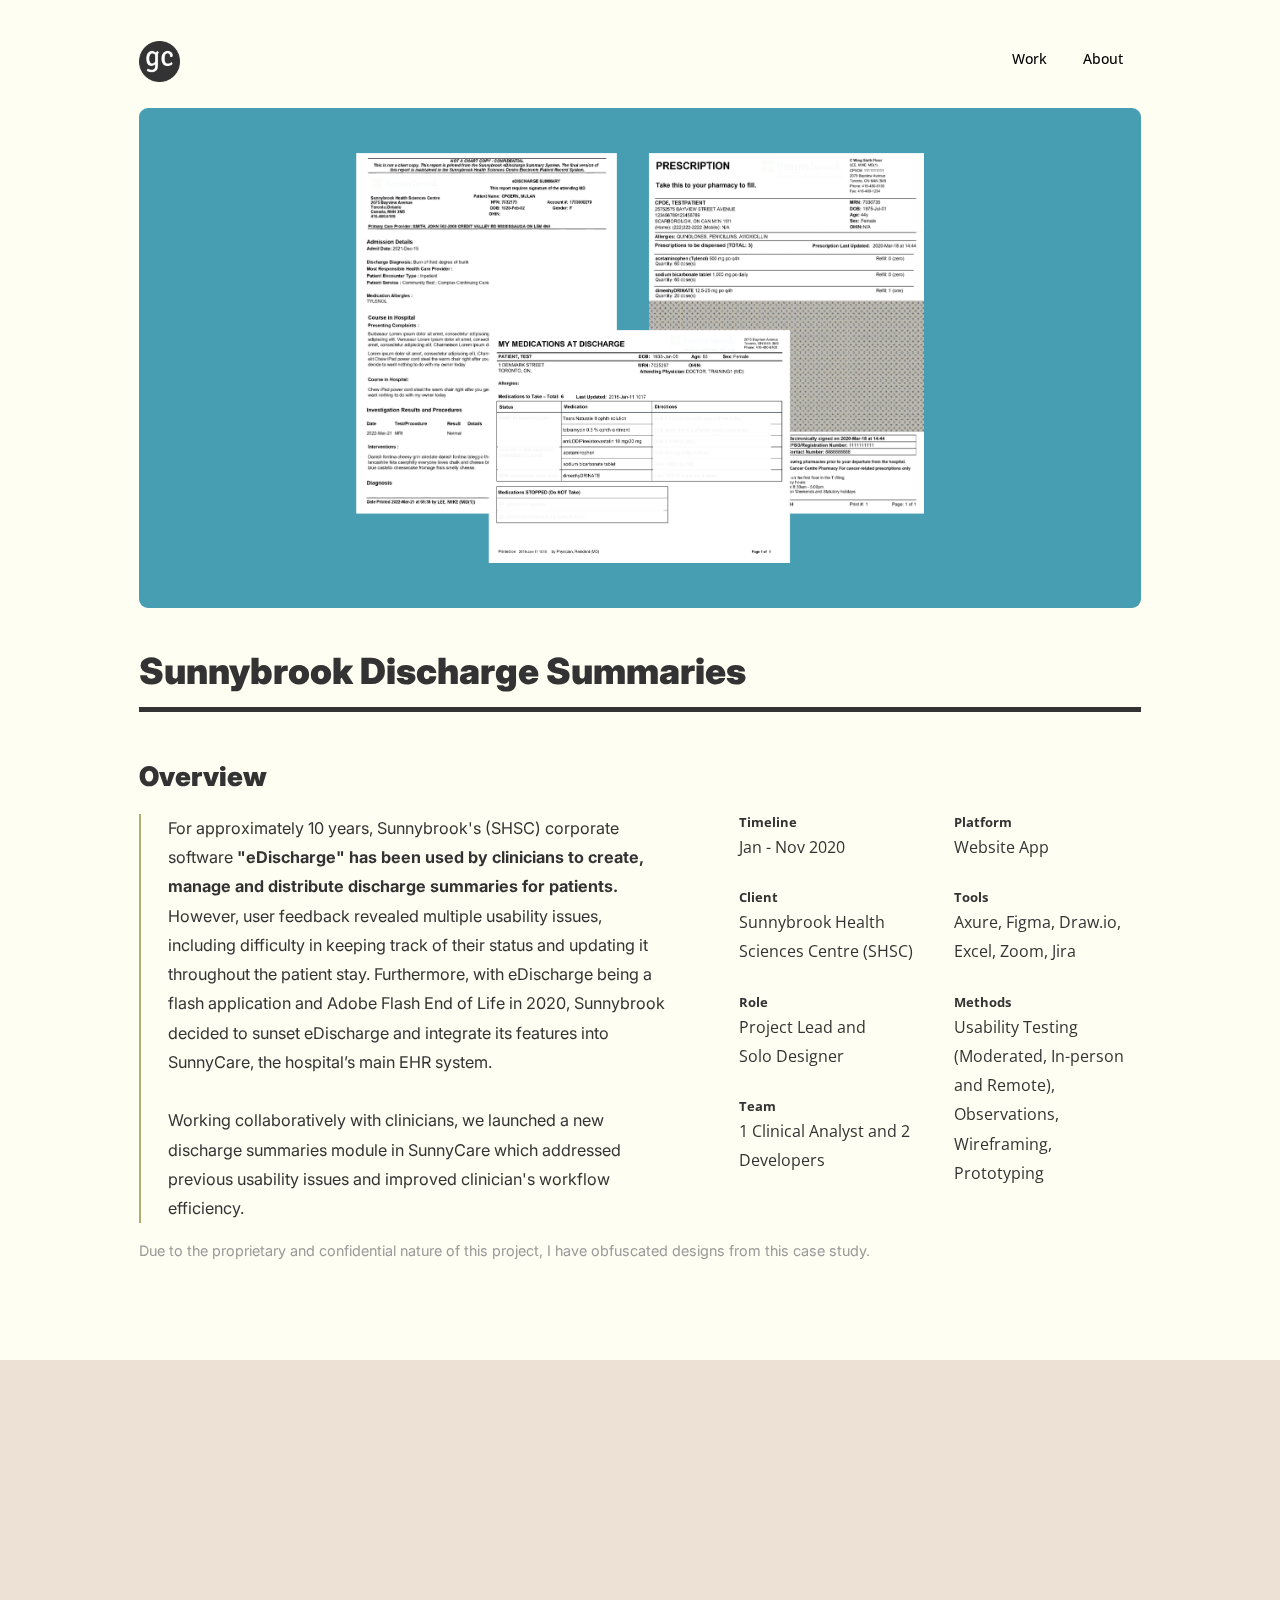
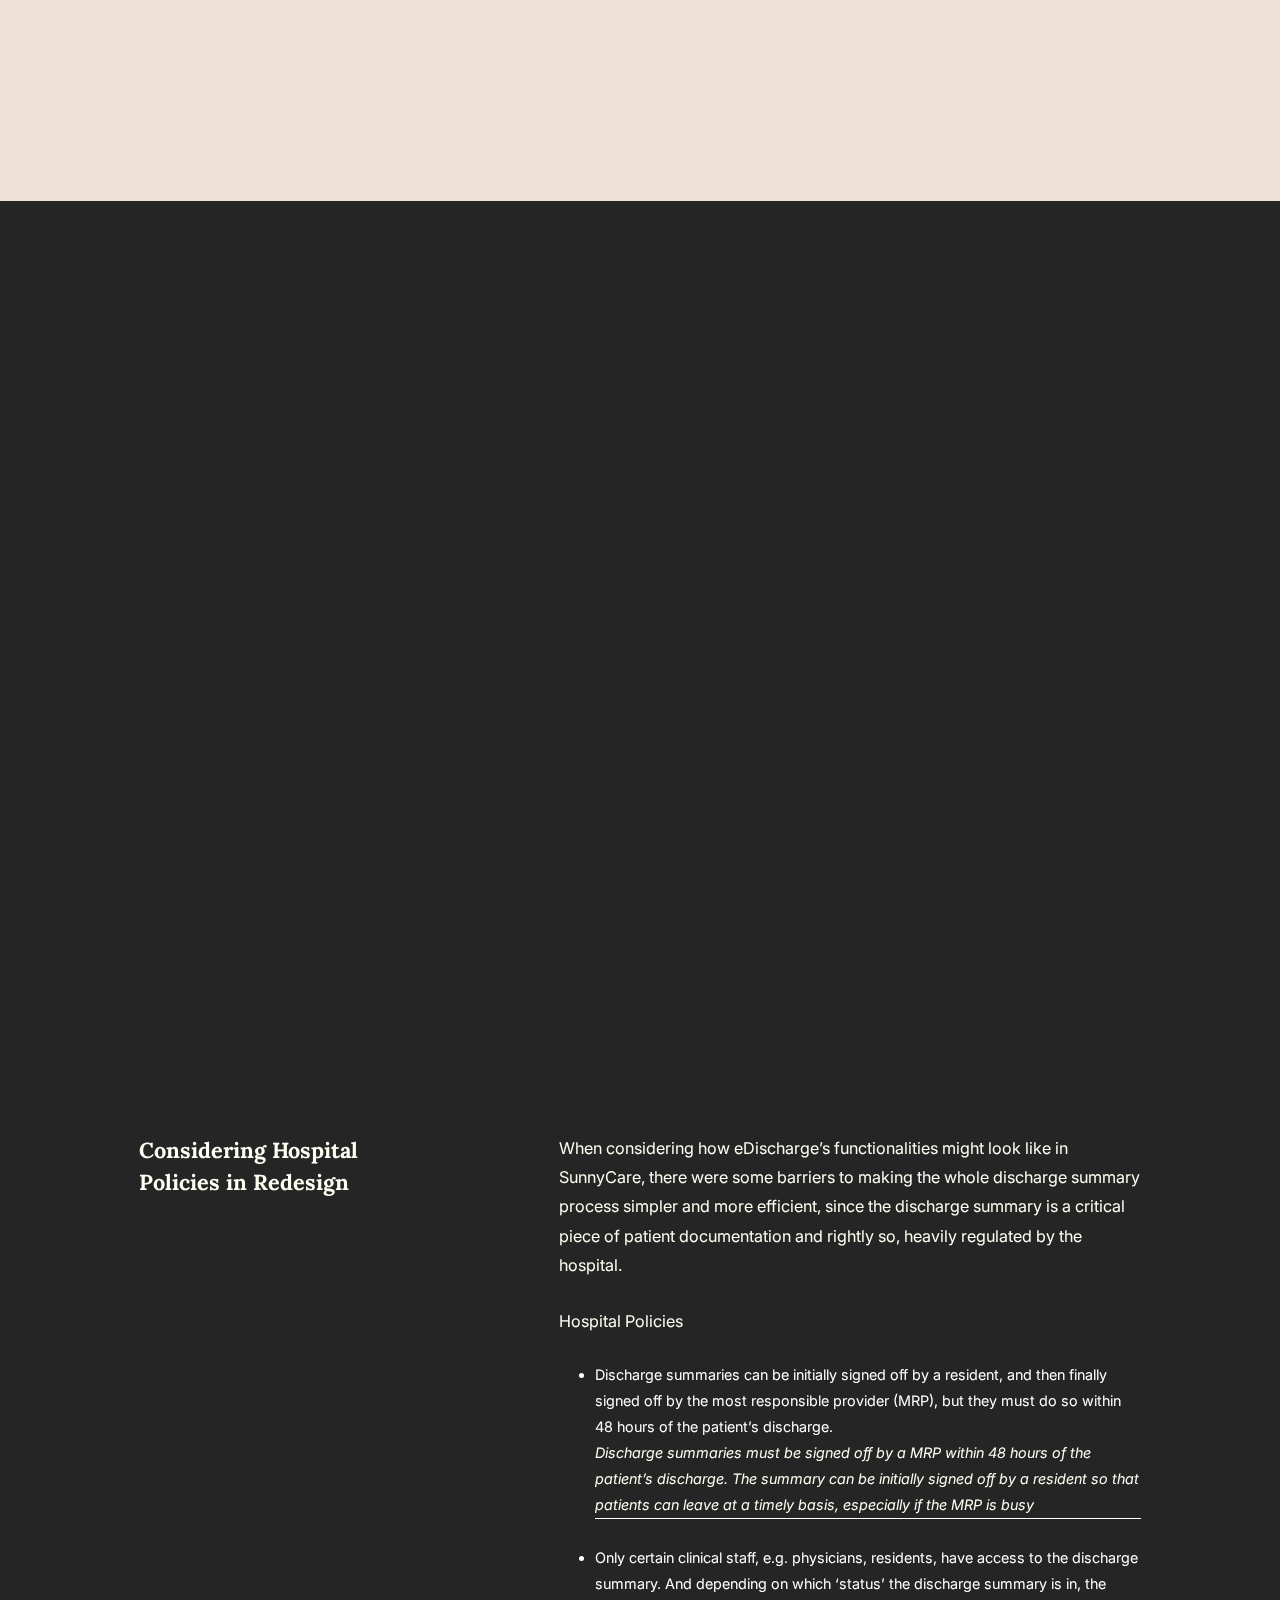
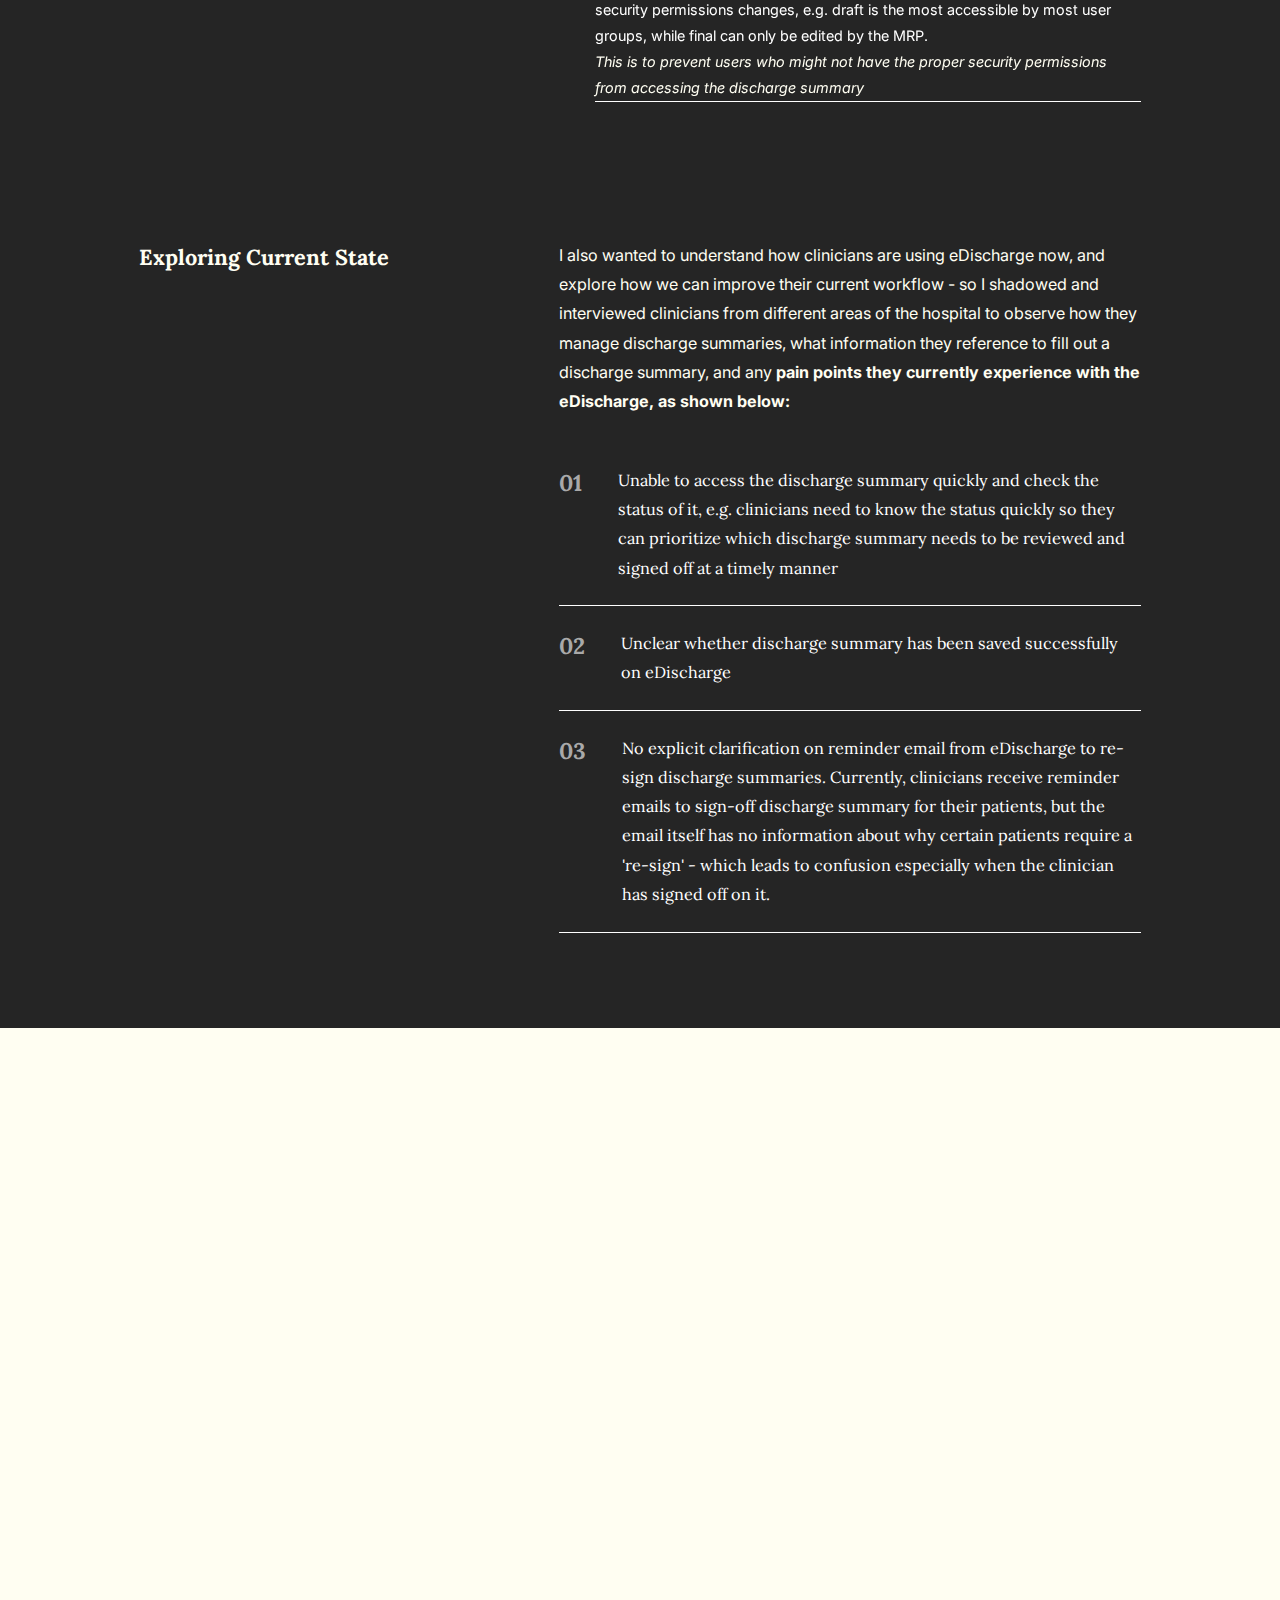
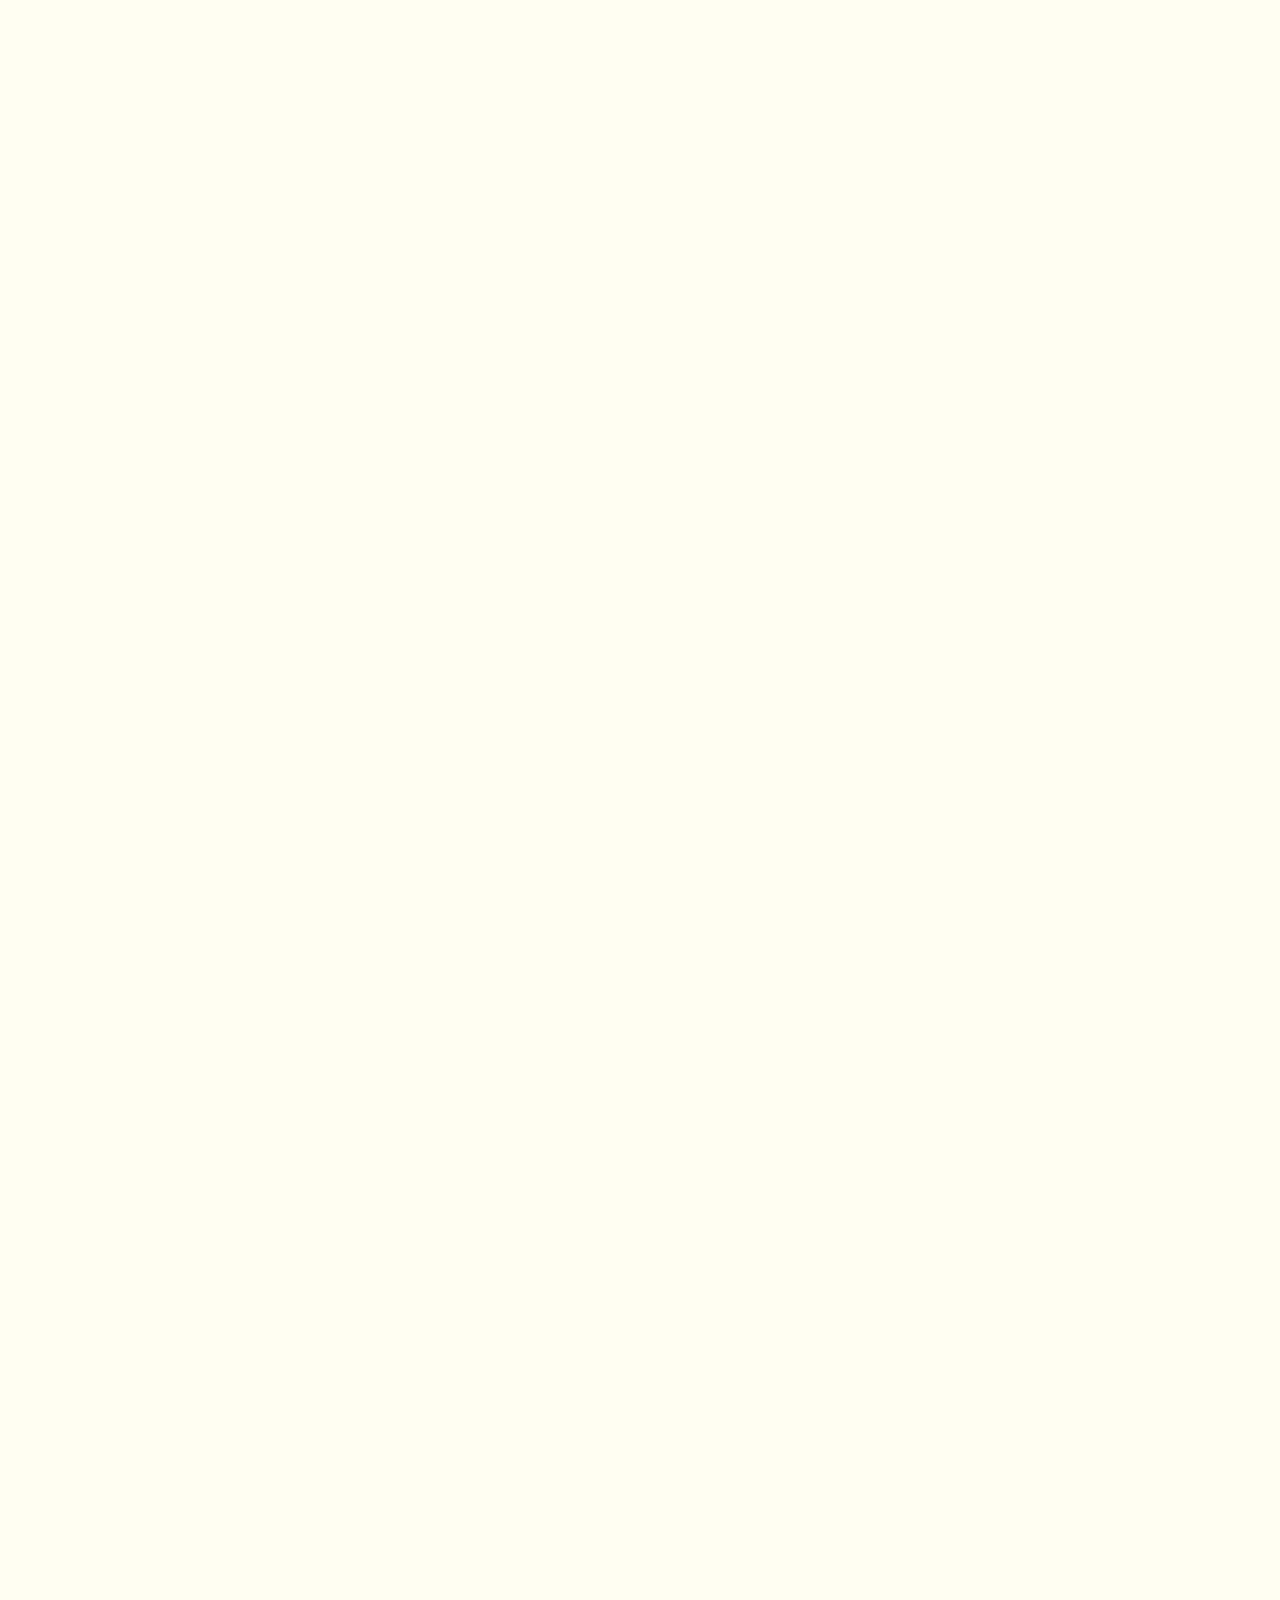
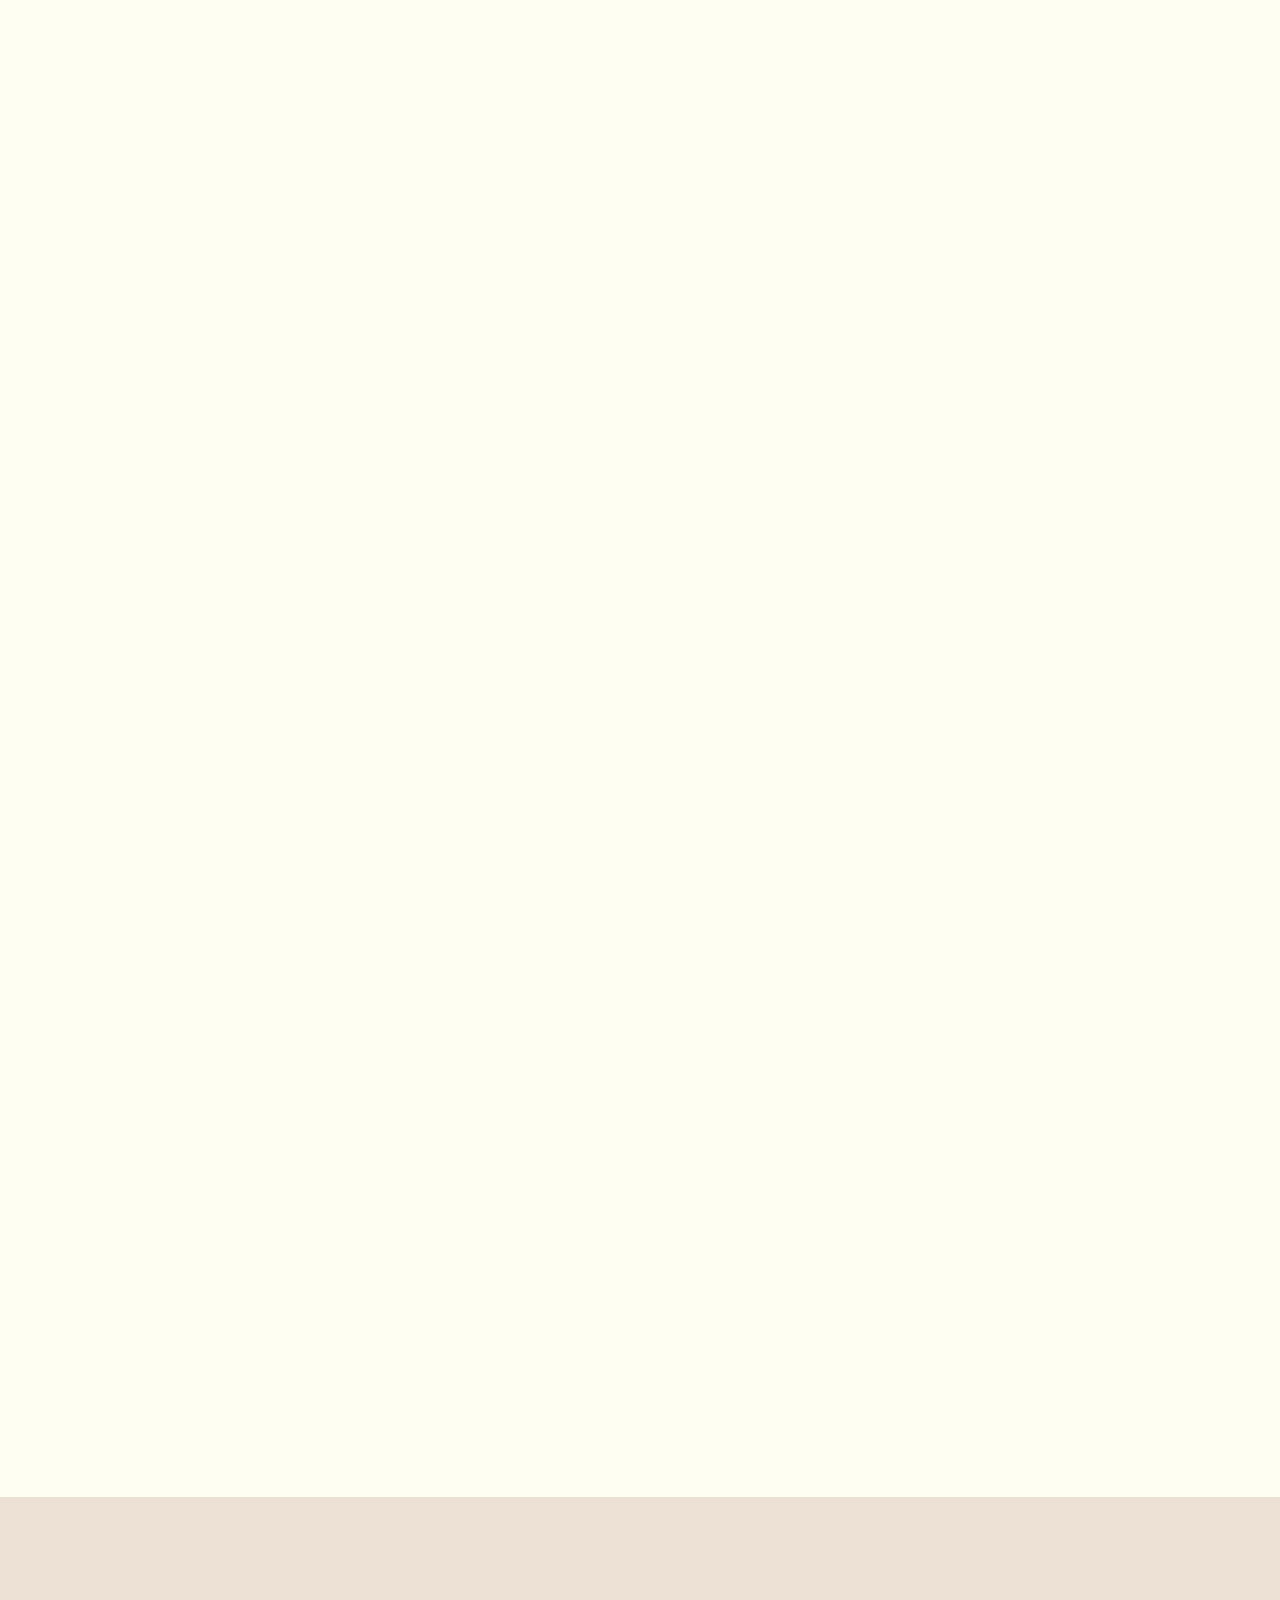
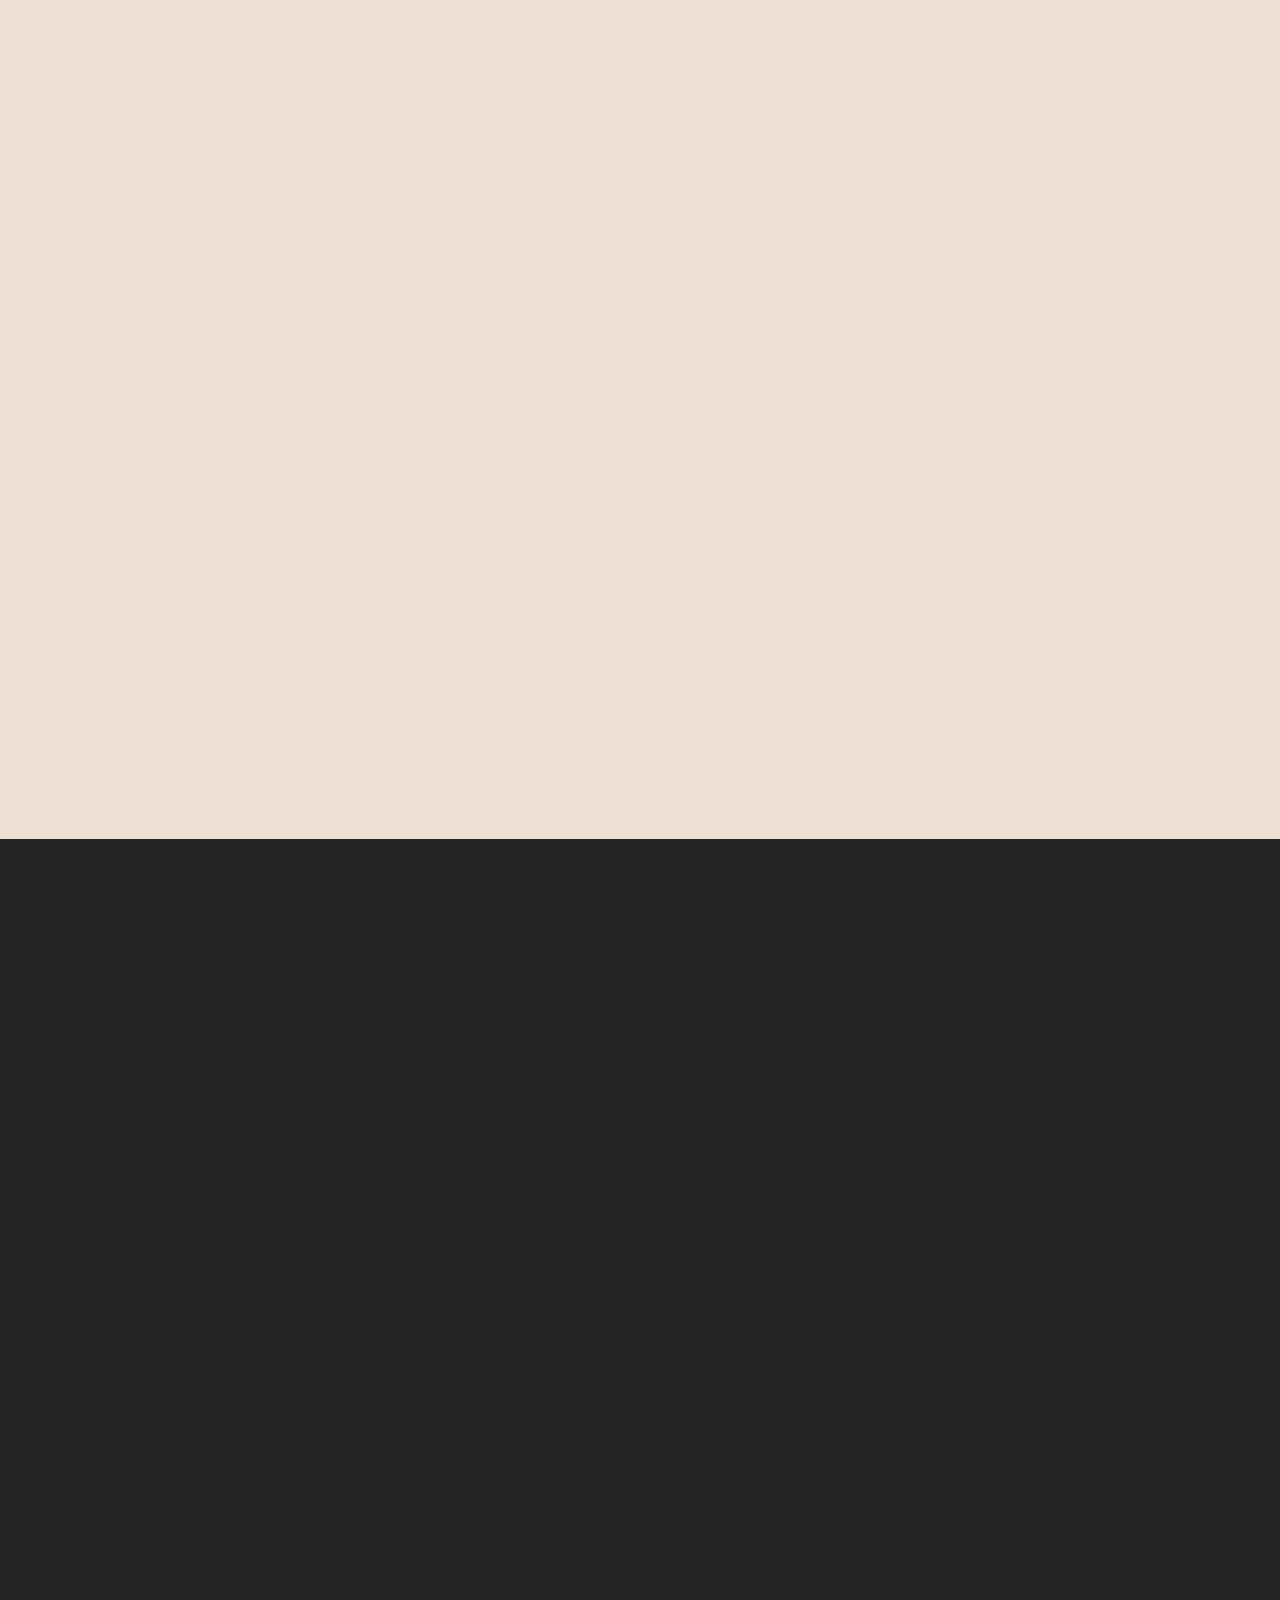
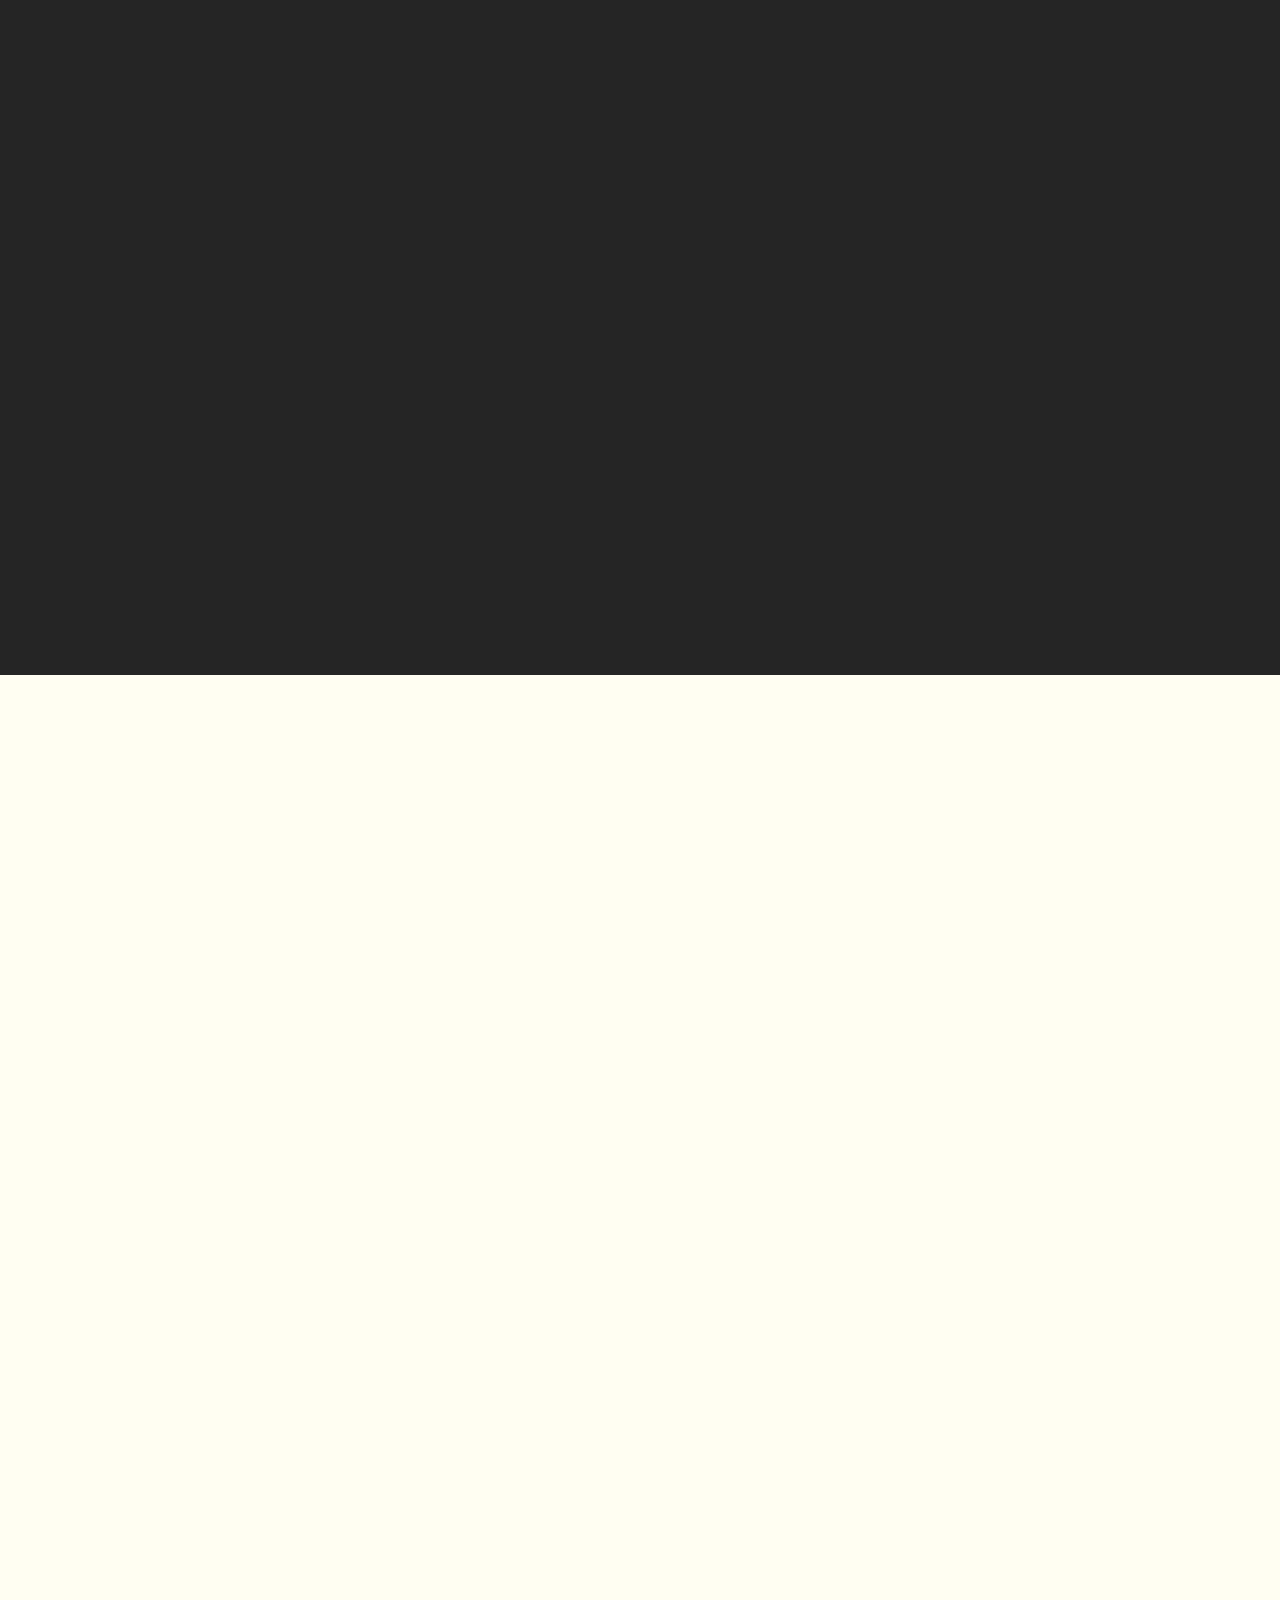
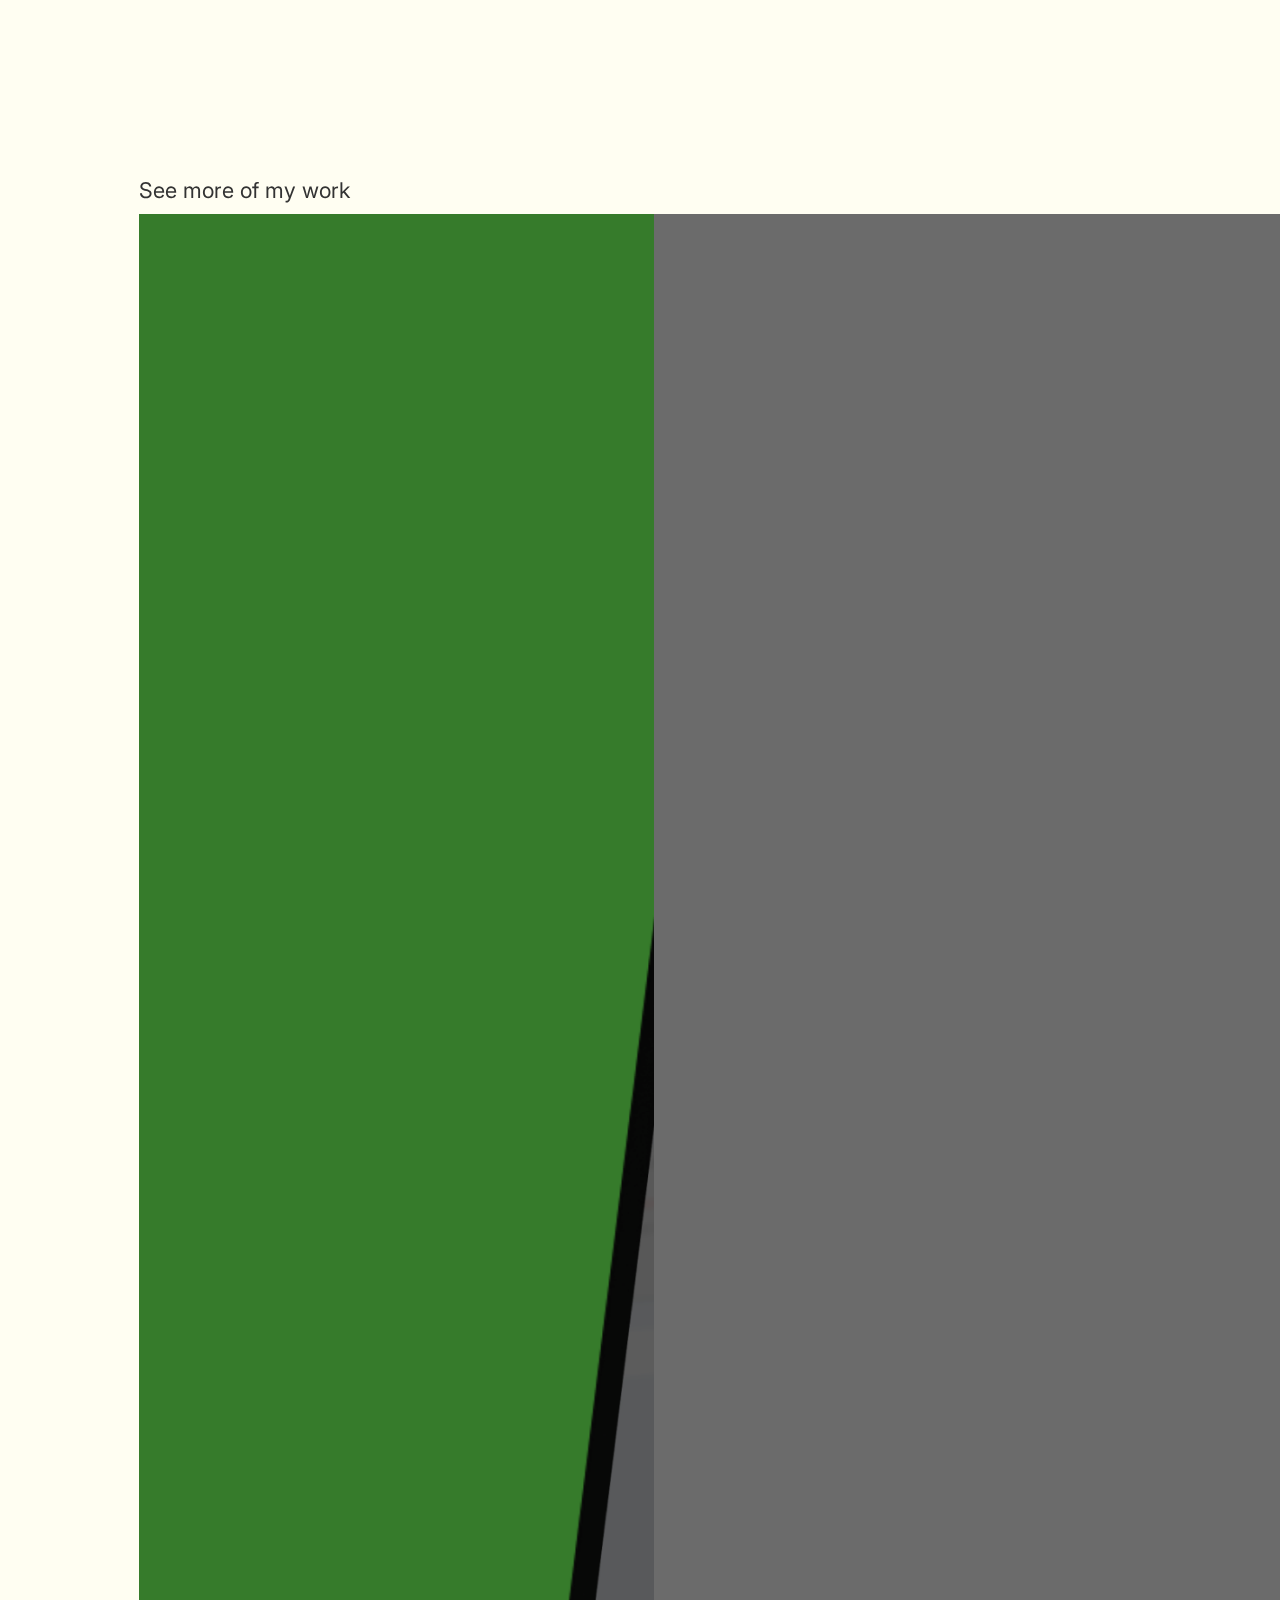
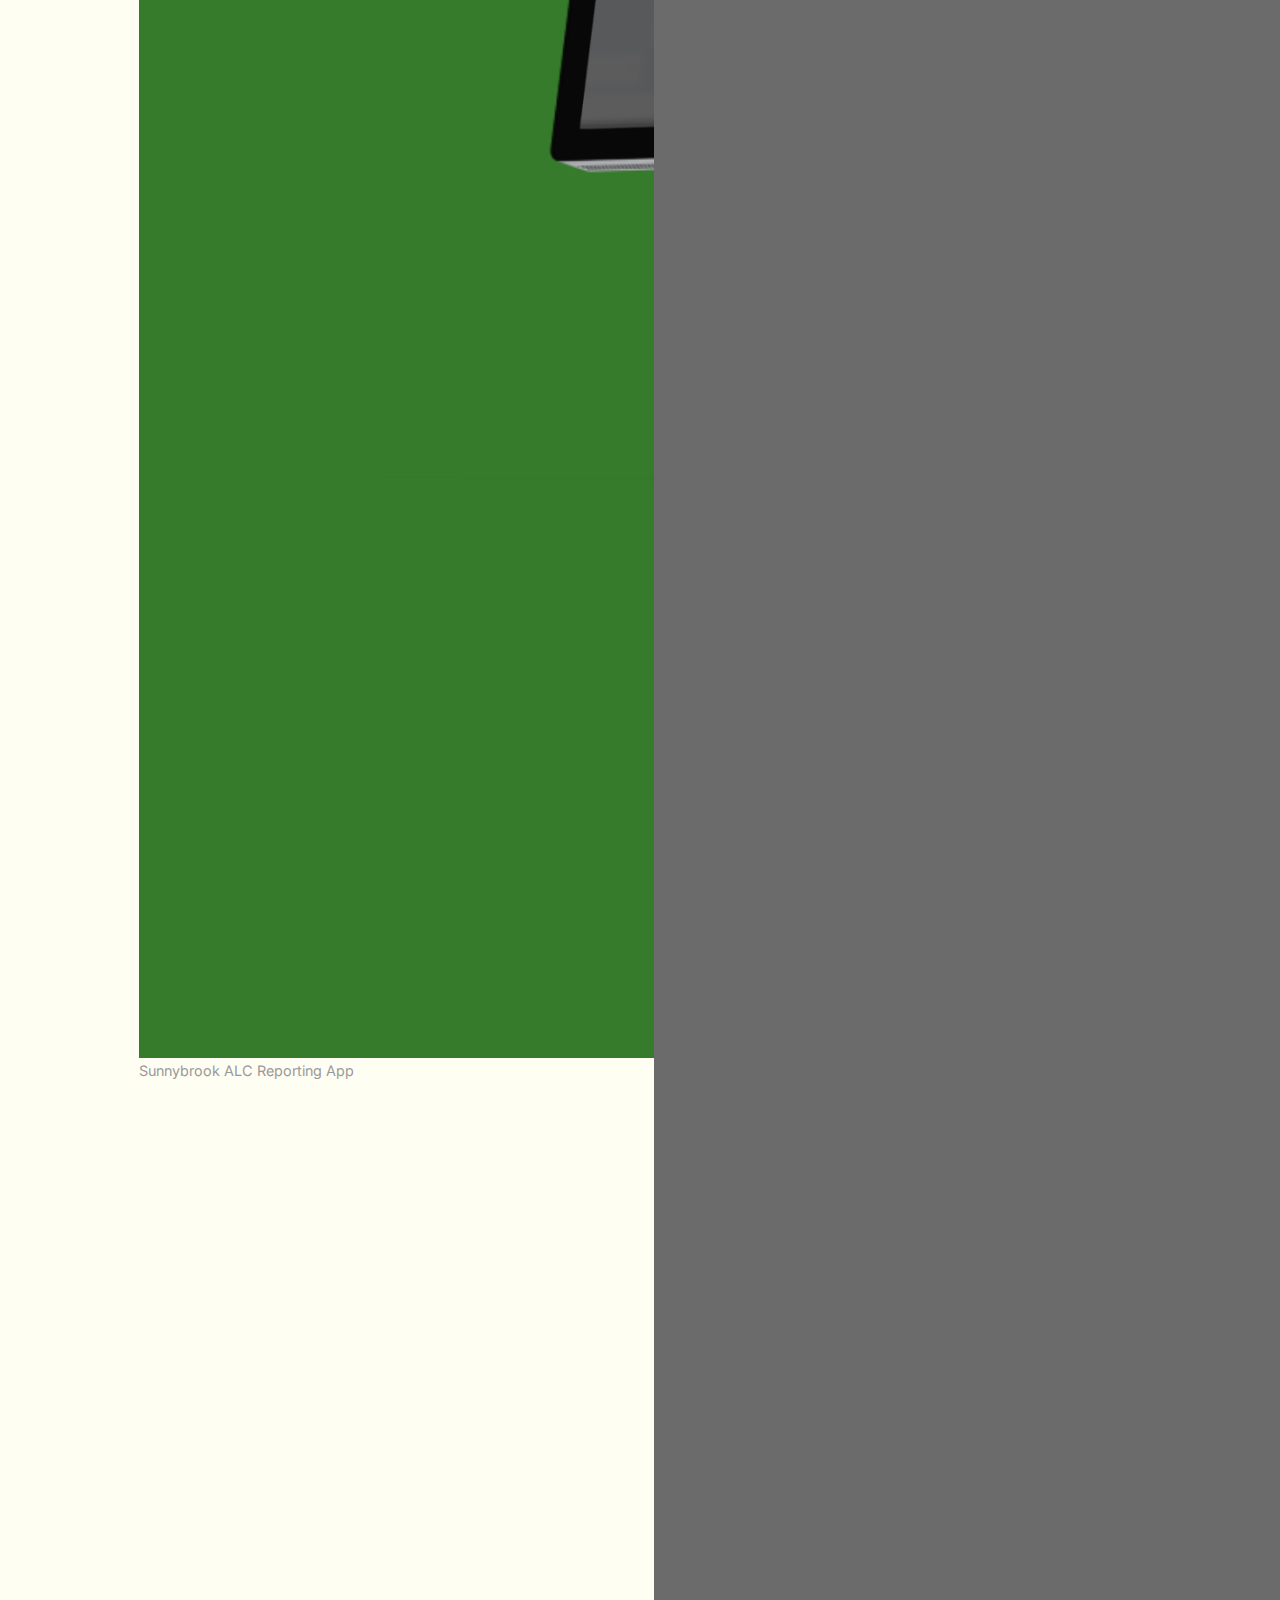
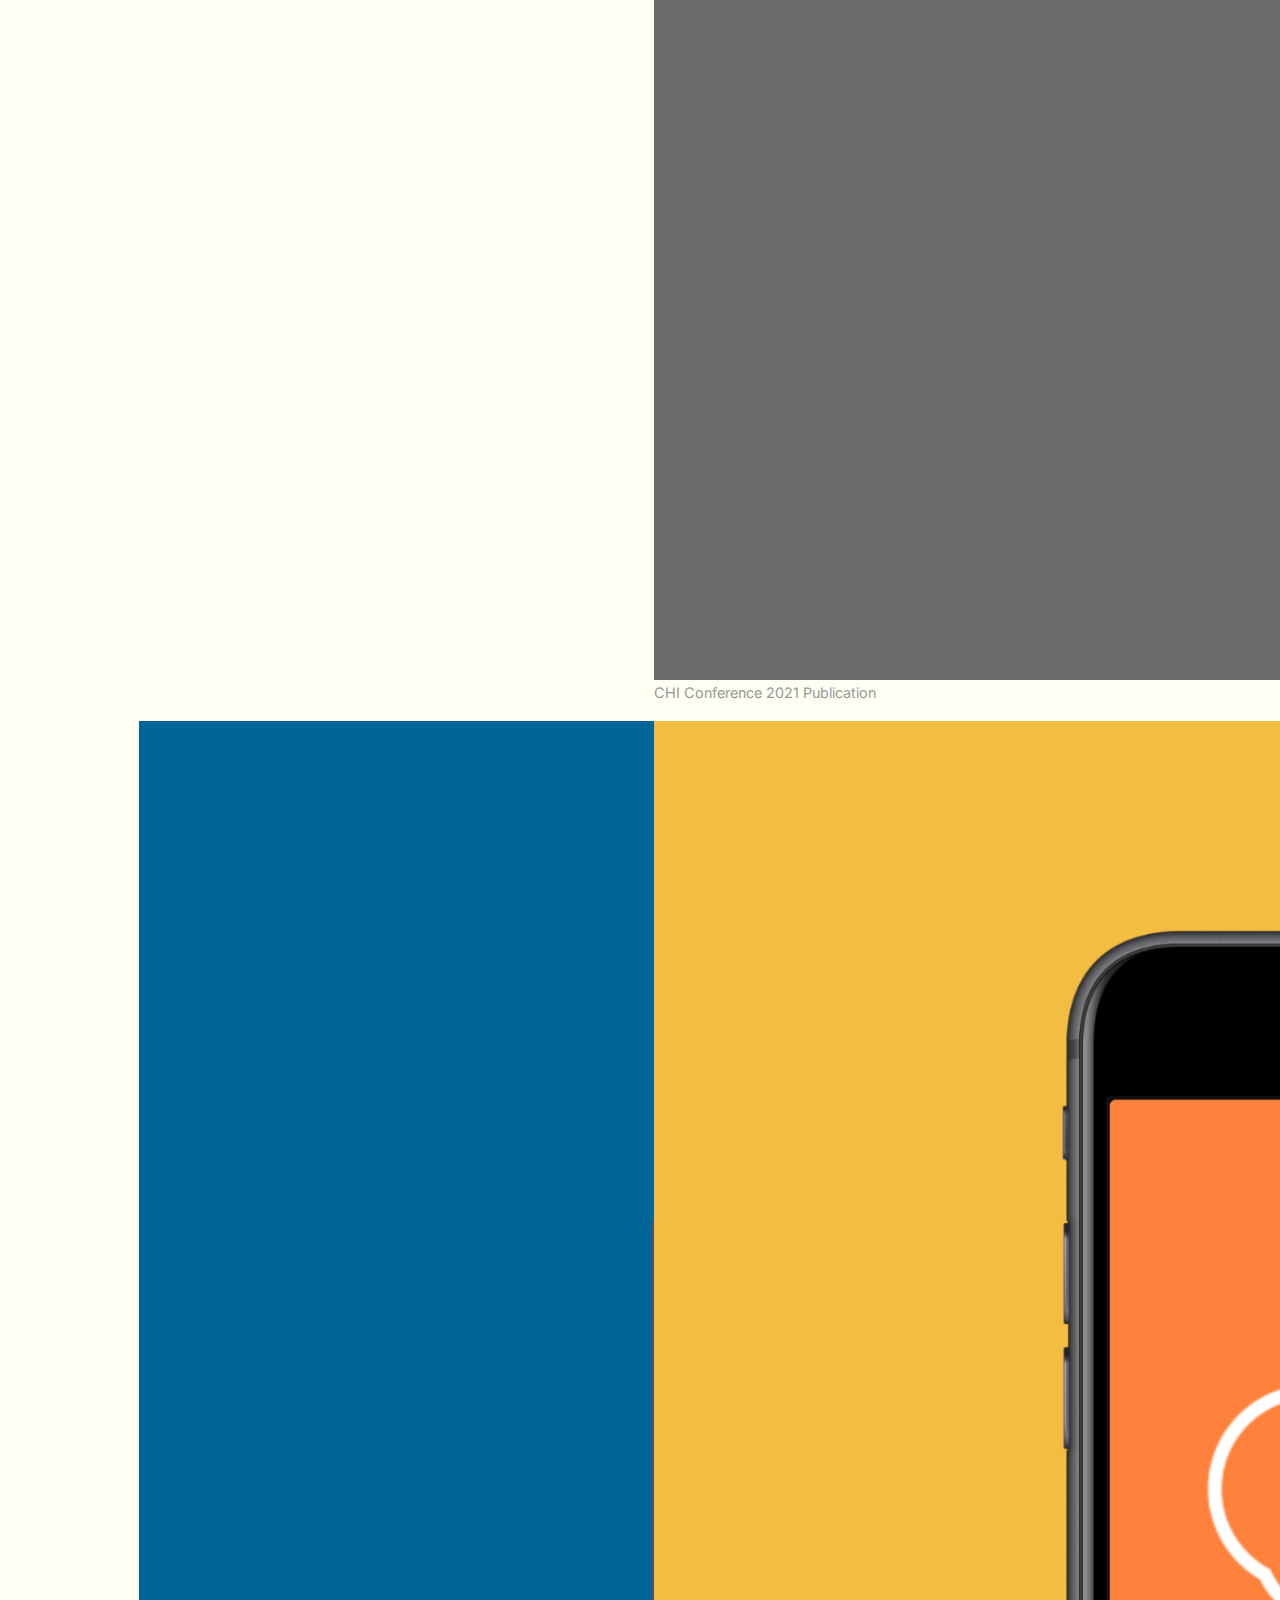
<file: eDischarge.html>
<!doctype html>
<html lang="en">

<head>
	<!-- Required meta tags -->
	<meta charset="utf-8">
	<meta name="viewport" content="width=device-width, initial-scale=1, shrink-to-fit=no">
	<link rel="icon" href="img/icons/android-chrome-512x512.png" type="image/png">
	<title>eDischarge</title>
	<!-- Bootstrap and other  -->
	<link rel="stylesheet" href="css/bootstrap.css">
	<link rel="stylesheet" href="css/font-awesome.min.css">

	<link href="https://fonts.googleapis.com/icon?family=Material+Icons" rel="stylesheet"> 



	<link rel="stylesheet" href="https://unpkg.com/aos@2.3.1/dist/aos.css" />

	<!-- main css -->
	<link rel="stylesheet" href="css/style.css">
	<link rel="stylesheet" href="css/style-other.css">

	


</head>

<body style="background-color: #FFFEF2;">
	<button onclick="topFunction()" id="go-to-top-btn" title="Back to Top">
		<span class="material-icons" id="go-to-top-arrow">
			arrow_upward
			</span>
	</button>
 

<!--================Header Menu Area =================-->
<header class="header_area">
	<div class="main_menu" data-aos-easing="ease" data-aos-duration="500" data-aos-delay="0">


		<nav class="navbar navbar-expand-lg navbar-dark ftco_navbar ftco-navbar-light site-navbar-target" data-aos="fade-down" data-aos-duration="600" data-aos-easing="ease-in-out" data-aos-offset="200" data-aos-delay="50" data-aos-once="false">
			<div class="container">
				<a class="navbar-brand logo" href="https://gill-chen.com"><img style="height:45px; width:45px;" src="img/icons/android-chrome-512x512.png"></a>

			  <button class="navbar-toggler js-fh5co-nav-toggle fh5co-nav-toggle" type="button" data-toggle="collapse" data-target="#ftco-nav" aria-controls="ftco-nav" aria-expanded="false" aria-label="Toggle navigation">
				<span class="oi oi-menu"></span> Menu
			  </button>

			  <div class="collapse navbar-collapse" id="ftco-nav">
				<ul class="navbar-nav nav ml-auto">
					<li id="work-button" class="nav-item"><a href="https://gill-chen.com#work" class="nav-link"><span>Work</span></a></li>

				  <li class="nav-item"><a href="https://gill-chen.com/about" class="nav-link"><span>About</span></a></li>
				</ul>
			  </div>
			</div>
		  </nav>
	</div>
</header>

	<!--================Header Menu Area =================-->

	<!--================ Start portfolio Banner Area =================-->
	<!-- <section class="banner_area">
		<div class="banner_inner d-flex align-items-center">
			<div class="container">
				<div class="banner_content text-right">
					<h1>Portfolio Details</h1>
					<div class="page_link">
						<a href="index.html">Home</a>
						<a href="portfolio.html">Portfolio</a>
						<a href="portfolio-details.html">Details</a>
					</div>
				</div>
			</div>
		</div>
	</section> -->
	<!--================ End Portfolio Banner Area =================-->

		<!--================ Start Portfolio Details Area =================-->
		<section style ="padding-bottom: 0px !important" class="section_gap" >
			<div class="container">
				<div style="background-color: #479EB3;" class="portfolio_details_inner portfolio-header" data-aos="fade-down" data-aos-duration="500" data-aos-easing="ease-in-out">
					<div class="row justify-content-center">
						<div class="col-lg-8 text-center">
							<img style="padding: 50px;" class="img-fluid w-100" src="img/eDischarge/eDischarge docs final.png" alt="">
						</div>
					</div>
				</div>

			</div>
		</section>
		<!--================ End Portfolio Details Area =================-->

	<!-- #184B47 -->
	<!-- 3C7E90 22A19A 057474 07BEB8-->
	

	<!--================ Start Portfolio Details Area =================-->


	<section class="intro-section" data-aos="fade-up" data-aos-duration="500" data-aos-easing="ease-in-out" data-aos-offset="0" data-aos-delay="0" data-aos-once="true">
		<div class="container">
			<div class="">

				<h1 class="mb-30 title">Sunnybrook Discharge Summaries</h1>


				<div class="row">
					<div class="col-lg-12">
						<h4 class="project-details-title">Overview</h4>
					</div>
				</div>
				<div class="row">
					<div class="col-md-7">
						<div class="">
							<!-- <h4 class="project-details-title">Context</h4> -->
							<p class="generic-blockquote text">
								For approximately 10 years, Sunnybrook's (SHSC) corporate software 
								<strong>
									"eDischarge" has been used by clinicians to create, manage and distribute discharge summaries for patients.
								</strong> However, user feedback 
								revealed multiple usability issues, including difficulty in keeping track of their status and updating it throughout the patient stay. 
								Furthermore, with eDischarge being a flash application and Adobe Flash End of Life in 2020, Sunnybrook decided to sunset eDischarge and integrate its features into SunnyCare, the hospital’s main EHR system. 
								<br>
								<br>
								Working collaboratively with clinicians, we launched a new discharge summaries module in SunnyCare which addressed previous usability issues and improved clinician's workflow efficiency.

							</p>
						

						</div>
					</div>
					<div class="col-md-5">
						<div class="text">
							<div class="row">
							<div class="col-md-6">
								<div>
									<h5 class="project-details-label">Timeline</h5>
									<p class="project-details">Jan - Nov 2020
									</p>
								</div>	

								<div>
									<h5 class="project-details-label">Client</h5>
									<p class="project-details">Sunnybrook Health Sciences Centre (SHSC)
									</p>
								</div>	

								<div>
									<h5 class="project-details-label">Role</h5>
									<p class="project-details">Project Lead and <br>Solo Designer
									</p>
								</div>	

								<div>
									<h5 class="project-details-label">Team</h5>
									<p class="project-details">1 Clinical Analyst and 2 Developers
									</p>
								</div>	
							</div>
							
							<div class="col-md-6">
	
								<div>
									<h5 class="project-details-label">Platform</h5>
									<p class="project-details">Website App
									</p>
								</div>	

								<div>
									<h5 class="project-details-label">Tools</h5>
									<p class="project-details">Axure, Figma, Draw.io, Excel, Zoom, Jira 
									</p>
								</div>	

								<div>
									<h5 class="project-details-label">Methods</h5>
									<p class="project-details">Usability Testing (Moderated, In-person and Remote), Observations, Wireframing, Prototyping 
									</p>
								</div>	
							</div>
						</div>


						</div>
					</div>
				</div>

				<div class="row">
					<div class="col-md-12">
					
					
						<p class="disclaimer">
							Due to the proprietary and confidential nature of this project, I have obfuscated designs from this case study.  

						</p>
					</div>
				</div>
			</div>
		</div>
	</section>
	<!--================ End Portfolio Details Area =================-->


		
		<!--================ Start Portfolio Section 1 column Paragraph   =================-->
		<section class="default-section" >
			<div class="container" data-aos="fade-up" data-aos-duration="500" data-aos-easing="ease-in-out" data-aos-offset="0" data-aos-delay="0" data-aos-once="true">
				<div class="portfolio_details_inner">
					<div class="row">
						<div class="col-lg-12">
							<h3 class="section-title-with-subtitle">What are discharge summaries and why are they important? 
							</h3>				
							<br>
								<p class="text">
									A discharge summary is a report that details the patient’s hospital stay, which typically includes reason for hospitalization, diagnosis, interventions, course in hospital, discharge plan including medications and follow-up instructions, and significant findings, e.g. abnormal lab results. 
									
									<br>
									<br>
									They are an invaluable resource that can improve patient outcomes by providing continuity of care, and safe transition to other care settings. Furthermore, timely discharge summary delivery to subsequent care providers reduces adverse events post-discharge by 20%. 
								</p>
						</div>

					</div>



				</div>
			</div>
		</section>
		<!--================ End Portfolio Section 1 column paragraph =================-->

	


				
		<!--================ Start Portfolio Section 2 columns paragraph with points  =================-->
		<section class="dark-section" >
			<div class="container" data-aos="fade-up" data-aos-duration="500" data-aos-easing="ease-in-out" data-aos-offset="0" data-aos-delay="0" data-aos-once="true">
				<div class="portfolio_details_inner">
					<div class="row">
						<div class="col-md-4 section-title-2-column">
							<h3 class="section-title-with-subtitle light-text">Understanding eDischarge software
							</h3>
						</div>

						<div class="col-md-8 section-paragraph-2-column">
							<p class="text light-text">
								Before starting on any redesign work, I needed to familiarize myself with the current system “eDischarge”, since it’s a legacy system with over 10 years of upgrades and updates. 
							<br> 
							<br>
							I took some time to dig deep into the workflows, reading documentation that outlined processes and workflows, e.g. how the discharge summaries are distributed to other ancillaries, and exploring eDischarge’s test environment to get first-hand experience. 
							<br>
							<br>
							The backend logic of eDischarge quite complex, as highlighted 
							by some of its workflows below: 
						
						</p>
<!-- 
						<p class="annotation light-text" style="text-align: center; margin-bottom: 10px !important"> 
							eDischarge main workflow
						</p>
						<img class="img-fluid w-100" src="img/eDischarge/eDischarge workflow.png" alt=""> -->


						<p class="annotation light-text" style="padding-top: 30px; text-align: center; font-family: Lora; font-weight: 600; margin-bottom: 10px !important"> 
							eDischarge distribution workflow for discharge summaries signed by MRP
						</p>
						<img class="img-fluid w-100" src="img/eDischarge/eDischarge distribution partial.png" alt="">

						</div>

					</div>
					<div class="row">


					</div>
				</div>
			</div>

			<div class="container sub-section">
				<div class="portfolio_details_inner">
					<div class="row">
						<div class="col-md-4 section-title-2-column">

							<h4 class="subtitle light-text">Considering Hospital Policies in Redesign
							</h4>

						</div>

						<div class="col-md-8 section-paragraph-2-column" style="padding-top: 30px;">
							<p class="text light-text">
								When considering how eDischarge’s functionalities might look like in SunnyCare, there were some barriers to making the whole discharge summary process simpler and more efficient, since the discharge summary is a critical piece of patient documentation and rightly so, heavily regulated by the hospital. 
			
							<br>
						</p>
						<strong class="text light-text ul-header">Hospital Policies</strong>
						<br>
						<br>
						<ul class="light-text">
							<li>
									Discharge summaries can be initially signed off by a resident, and then finally signed off by the most responsible provider (MRP), but they must do so within 48 hours of the patient’s discharge.  
								<br>
								<em class="light-text small-subtitle">									
									Discharge summaries must be signed off by a MRP within 48 hours of the patient’s discharge. The summary can be initially signed off by a resident so that patients can leave at a timely basis, especially if the MRP is busy 
								</em>
							</li>
							<br>

							<li>
									Only certain clinical staff, e.g. physicians, residents, have access to the discharge summary. And depending on which ‘status’ the discharge summary is in, the security permissions changes, e.g. draft is the most accessible by most user groups, while final can only be edited by the MRP. 
								<br>
								<em class="light-text small-subtitle">
									This is to prevent users who might not have the proper security permissions from accessing the discharge summary

								</em>

							</li>
							<br>
						</ul>
						<br>						
						</div>

					</div>

				</div>
			</div>

			<div class="container sub-section">
				<div class="portfolio_details_inner">
					<div class="row">
						<div class="col-md-4 section-title-2-column">

							<h4 class="subtitle light-text">Exploring Current State
							</h4>

						</div>

						<div class="col-md-8 section-paragraph-2-column" style="padding-top: 30px;">
							<p class="text light-text">
								I also wanted to understand how clinicians are using eDischarge now, and explore how we can improve 
								their current workflow - so
							I shadowed and interviewed clinicians from different areas of the hospital to observe how they manage discharge summaries, what information they reference to fill out a 
							discharge summary, and any <strong>pain points
							they currently experience with the eDischarge, as shown below: </strong>				
							<br>
						</p>

							<ol class="numbered-list light-text">
								<li>Unable to access the discharge summary quickly and check the status of it, e.g. clinicians need to know 
									the status quickly so they can prioritize which discharge summary needs to be reviewed and signed off at a timely manner
								</li>
								<li>Unclear whether discharge summary has been saved successfully on eDischarge
								</li>
								<li>No explicit clarification on reminder email from eDischarge to re-sign discharge summaries.
									Currently, clinicians receive reminder emails to sign-off discharge summary for their patients, but 
									the email itself has no information about why certain patients require a 're-sign' - which leads to confusion
									especially when the clinician has signed off on it. 

								</li>

							</ol>							
						</div>

					</div>

				</div>
			</div>

		</section>
		<!--================ End Portfolio Section 2 Columns with points  =================-->



		<section class="nocolour-section">
			<div class="container" data-aos="fade-up" data-aos-duration="500" data-aos-easing="ease-in-out" data-aos-offset="0" data-aos-delay="0" data-aos-once="true">
				<div class="portfolio_details_inner">
					<div class="row">
						<div class="col-md-4 section-title-2-column">
							<h3 class="section-title-with-subtitle">Redesigning eDischarge</h3>
						</div>

						<div class="col-md-8 section-paragraph-2-column">
							<p class="text">
								Using these new insights, I looked into different ways to redesign eDischarge into SunnyCare, and created quick mockups of the redesigns. From the feedback we gathered during our initial research and usability testing,
								<strong>it was clear that accessing the discharge summaries took too long</strong>, and considering this was an important resource for physicians to fill out for their patients, I pushed for finding the best way to make this as efficient as possible. 
							
							<br>
							<br>

							Our team brainstormed and figured the best way was to introduce a new patient list column to view status of discharge summary, as well as access it with just ‘one click’ - saving physicians tons of time by cutting it down to just one second. Since clinicians often need to update and access discharge summaries, 
							<strong>the new patient list column will allow them to get to it without having to click deep into the patient’s chart</strong>. It was initially a divisive feature due to the short deadline and limited resources, but in the end it was flagged as an critical feature to develop and iterate on. 

							</p>
							<p class="annotation" style="padding-top: 30px; text-align: center; font-family: Lora; font-weight: 600; margin-bottom: 10px !important"> 
								Interations of patient list column design
							</p>
							<img class="img-fluid w-100" src="img/eDischarge/patient list column.png" alt="">


							<p class="text">
								To ensure the designs would fit well within SunnyCare, I also collaborated with other project leads overseeing existing SunnyCare modules that the eDischarge redesign may affect. Their feedback was valuable in making sure the redesign was achievable with limited resources, and we were also able to identify opportunities for reusing existing components. 
							</p>
						</div>

					</div>



					<div class="row sub-section">

						<div class="col-md-4 section-title-2-column">

							<h4 class="subtitle">Usability Testing
							</h4>

						</div>

						<div class="col-md-8 section-paragraph-2-column" style="padding-top: 30px;">
							<p class="text">
								Once the designs were agreed upon internally, I <strong>
									led and moderated usability tests with 19 participants to evaluate the usability of the redesign
								</strong>, e.g. can clinicians easily update and sign-off on discharge summaries, and is it an improvement from the current system? 
							</p>

							<p class="annotation" style="padding-top: 30px; text-align: center; font-family: Lora; font-weight: 600; margin-bottom: 10px !important"> 
								One of our usability test scenarios
							</p>
							<img class="img-fluid w-100" src="img/eDischarge/usability test scenario black.png" alt="">
						</div>

					</div>

						<div class="row sub-section">
							<div class="col-md-4 section-title-2-column">

								<h4 class="subtitle ">Areas of Improvement
								</h4>

							</div>
							<div class="col-md-8 section-paragraph-2-column" style="padding-top: 30px;"> 
								<p class="text">
									The feedback we received proved that we were on the right track, though there were some improvements that we could work on. 
								</p>

								<ol class="numbered-list">
									<li style="border-bottom: none;">
										<strong class="flex-inline list-item-label">Easier way to start a new discharge summary</strong><br>
										We added the ability to start a patient’s DS from the patient list by hovering over an empty cell.
										We opted to keep the label hidden unless hovered over, in order to keep the column uncluttered since it was important that users could easily scan for other statuses, e.g. draft, final
									</li>

									<img style="padding-left: 70px; padding-bottom: 30px; height: 60% !important;" class="" src="img/eDischarge/discharge sum start new.png" alt="">

									<li style="border-bottom: none;">
										<strong class="flex-inline list-item-label">Reminder at sign-off if patient has not been discharged</strong><br>
										<!-- To ensure discharge summaries are up to date with the latest information, 
										they are usually reviewed then signed when patient is discharged, and to support this workflow, a note is generated as a reminder to
										the user that the patient has not been discharged yet.  -->

										To support the workflow of ensuring discharge summaries are reviewed and signed off at the very end of the patient's stay (to ensure all info is up to date), we added a reminder note to the sign-off confirmation 
										pop-up window if the patient has not been discharged yet. 
									</li>

									<img style="width: 80% !important; padding-left: 70px; padding-bottom: 50px;" class="img-fluid w-100" src="img/eDischarge/reminder at sign-off.png" alt="">

									<li style="border-bottom: none;">
										<strong class="flex-inline list-item-label">Interactive sign-off checklist</strong><br>
										The discharge summary has multiple mandatory sections for the clinician to fill out before sign-off, so we implemented 
										a dynamic checklist to indicate which sections are complete/incomplete, and clicking on each section will bring users directly to it
									</li>
									<img style="padding-left: 40px; padding-bottom: 30px;" class="img-fluid w-100" src="img/eDischarge/signoff checklist.png" alt="">
								</ol>
								<br>
								<br>
								<p class="text" id="trigger1">
									Once we addressed the feedback, I 
									<strong>presented and demo-ed the designs </strong>to the department’s Design and Architecture Committee consisting of the Director of IT, Security, Medical Director, Implementation Directors. This was critical in getting senior leadership approval, as well as ensuring that the designs were aligned with the high level goals for the hospital. 

								</p>
							
							</div>
						</div>

							



				</div>
			</div>
		</section>

						<!--================ End Portfolio Section 2 Columns with points  =================-->



		<section class="default-section">
			<div class="container" data-aos="fade-up" data-aos-duration="400" data-aos-easing="ease-in-out" data-aos-offset="0" data-aos-delay="0" data-aos-once="true" data-aos-anchor="#trigger1">
				<div class="portfolio_details_inner">
					<div class="row">
						<div class="col-md-4 section-title-2-column">
							<h3 class="section-title-with-subtitle">QA and User Acceptance Testing</h3>
						</div>

						<div class="col-md-8 section-paragraph-2-column">
							<p class="text">
								During development, I oversaw QA testing efforts, including testing integration with ancillaries to ensure that discharge summaries are being distributed successfully, and ran data migration test runs on our stage environment. There were also multiple modes of delivery, e.g. manual, auto-fax, electronic, and our team worked to ensure those channels were thoroughly tested. 
							</p>

							<p class="annotation" style="padding-top: 10px; text-align: center; font-family: Lora; font-weight: 600; margin-bottom: 10px !important"> 
								Test scenarios for HRM and autofax distribution channels
							</p>

							<img class="img-fluid w-100" src="img/eDischarge/HRM and autofax scenarios .png" alt="">

							<br>
							<br>
							<p class="text" id="trigger2">
							As project lead,
							<strong>I also led 10 user acceptance test sessions with representative users</strong> to ensure that the developed software can handle necessary tasks in real-life scenarios. I took this opportunity to fine-tune the design, e.g. automatically defaulting to the patient’s encounter to save clinicians a click, if the patient only has one encounter.
							</p>

						</div>

					</div>



				</div>
			</div>
		</section>
		<!--================ Start Portfolio Section 2 columns paragraph with subtitle =================-->
		<section class="dark-section" style="padding-bottom: 50px;" >
			<div class="container" data-aos="fade-up" data-aos-duration="500" data-aos-easing="ease-in-out" data-aos-offset="0" data-aos-delay="0" data-aos-once="true" data-aos-anchor="#trigger2">
				<div class="portfolio_details_inner">
					<div class="row">
						<div class="col-md-4 section-title-2-column">
							<h3 class="section-title-with-subtitle light-text">The Big Launch</h3>
						</div>

						<div class="col-md-8 section-paragraph-2-column">
							<p class="text light-text">
								We launched in November 2020, and the module was well-received by the hospital with positive feedback. Since our team also covered post go-live support, we were able to quickly address and resolve any issues that arose, e.g. long hyperlinks inserted into the discharge summary caused an error in one of the distribution channels. 

							<br> 
							<br>
							While we received positive comments, users were also looking for more features, e.g. the ability to unsign discharge summaries, which we plan on addressing in the next phase.
						</div>
					</div>

					<div class="row" style="padding-top: 40px;">
						<div class="col-md-4">
							<div class="blockquote">
								<h1>
									"It has personally improved my workflow because now I’m able to input key discharge plan related information into the discharge summary instead of relying on the physician or resident…therefore promoting a more collaborative approach to creating a holistic discharge summary for the patient"						
								</h1>
								<h4>
									&mdash; Occupational Therapist<br> <em>Trauma Service</em>
								</h4>
							</div>
						</div>

						<div class="col-md-4">
							<div class="blockquote">
								<h1>
									"Appreciate the ability to easily access other notes and results on the same screen, and the ability to copy and paste into the DS, [as well] as the ability to import signout info"								</h1>
									<h4>
										&mdash;Resident<br><em>Unit C4</em>
									</h4>
								</div>
						</div>

						<div class="col-md-4" id="trigger3">
							<div class="blockquote">
								<h1>
									“Searching for patients' DS from the [old] eDischarge web application was time consuming. The new Disch Sum [patient list] column provides easier and quicker access to patients’ DS on the unit”								</h1>
									<h4>
										&mdash;Charge Nurse<br><em>Unit D6</em>
									</h4>
								</div>
						</div>
					</div>

					
				</div>
			</div>
		</section>
		<!--================ End Portfolio Section 2 Columns with subtitle  =================-->


		

		<section class="nocolour-section" >
			<div class="container" data-aos="fade-up" data-aos-duration="500" data-aos-easing="ease-in-out" data-aos-offset="0" data-aos-delay="0" data-aos-once="true" data-aos-anchor="#trigger3">
				<div class="portfolio_details_inner">
					<div class="row">
						<div class="col-lg-12">
							<h3 class="section-title-with-subtitle">Project Learnings</h3>
							<!-- <h4 class="subtitle">Sketching Mockups</h3> -->
						</div>
					</div>


					<div class="row sub-section">

						<div class="col-md-4 section-title-2-column">

							<h4 class="subtitle">
								<!-- Learning on the go  -->
								Leading a project from beginning to end 
							</h4>

						</div>

						<div class="col-md-8 section-paragraph-2-column" style="padding-top: 30px;">
							<p class="text">
								Leading a project to launch was a first for me! As a designer, I’ve been mostly focused on the design side of things, but I learned so much about QA testing, change / release management, implementation, and other stages of the development lifecycle that are critical to a successful launch. I reached out to my manager and other senior project leads who patiently answered my questions, and also worked closely with my colleague, Samer, who kindly walked me through the more technical side of things, e.g. HL7 interfacing and autofax distribution. Having now first-hand experience in all parts of the software life cycle, I have a whole new understanding for it, and has since helped me approach design in a holistic way. 
							</p>

						</div>
					</div>

					<div class="row sub-section">

						<div class="col-md-4 section-title-2-column">

							<h4 class="subtitle">Prioritizing requirements on a short deadline 

							</h4>

						</div>

						<div class="col-md-8 section-paragraph-2-column" style="padding-top: 30px;">
							<p class="text">
								With a short deadline soon approaching, we had to prioritize core features and keep things simple. As both the project lead and designer, I learned to focus on key functionalities and make tradeoffs to determine where the real impact and value to users would be. Working closely with developers and getting their feedback was also essential to ensure that the designs were achievable within the timeframe.
							</p>

						</div>
					</div>

					<div class="row sub-section">

						<div class="col-md-4 section-title-2-column">

							<h4 class="subtitle">Embracing constraints 

							</h4>

						</div>

						<div class="col-md-8 section-paragraph-2-column" style="padding-top: 30px;">
							<p class="text">
								eDischarge was a separate application on its own, and so to integrate its functionalities into the main app (SunnyCare), I had to ensure my designs would fit seamlessly, and the experience for users would be consistent and cohesive. I spent time engaging with other project leads to ensure that the integration would fit well with the rest of the system, as well as the senior architect whose feedback was essential in identifying and reusing existing components. 

						</div>
					</div>



				</div>
			</div>

		</section>



		<section class="footer-section">
			<div class="container">
				<div class="row justify-content-center">
					<div class="col-lg-12">
	
						<h4 class="more-projects-title-2">See more of my work
						</h4>
					</div>

					
					<div class="col-md-6 col-sm-12 project-footer">
						<div class="project-thumbnail-footer" onclick="window.open('https://gill-chen.com/eALC', '_self')">
							<div style="display:inline; float: left;">
								<img class='h-100 img-footer' src="img/home-page/eALC thumbnail.png" alt="">
							</div>

							<div class="project-footer-label">
								<p>
								Sunnybrook ALC Reporting App
								</p>
							</div>

						</div>
					</div>

					<div class="col-md-6 col-sm-12 project-footer">
						<div class="project-thumbnail-footer" onclick="window.open('https://dl.acm.org/doi/10.1145/3411763.3451646', '_self')">
							<div style="display:inline; float: left;">
								<img class='h-100 img-footer' src="img/home-page/chi 2021 thumbnail grey.png" alt="">
							</div>

							<div class="project-footer-label">
								<p>
								CHI Conference 2021 Publication
								</p>
							</div>
						</div>
					</div>



				</div>

				<div class="row">
					<div class="col-md-6 col-sm-12 project-footer">
						<div class="project-thumbnail-footer" onclick="window.open('https://gill-chen.com/urban-studies', '_self')">
							<div style="display:inline; float: left;">
								<img class='h-100 img-footer' src="img/home-page/urban studies thumbnail blue.png" alt="">
							</div>
	
							<div class="project-footer-label">
								<p>
								Urban Studies Website 
								</p>
							</div>
	
						</div>
					</div>

						<div class="col-md-6 col-sm-12 project-footer">
							<div class="project-thumbnail-footer" onclick="window.open('https://gill-chen.com/event-buddy', '_self')">
								<div style="display:inline; float: left;">
									<img class='h-100 img-footer' src="img/home-page/event-buddy-tile.png" alt="">
								</div>

								<div class="project-footer-label">
									<p>
									Event Buddy App 
									</p>
								</div>

							</div>
						</div>
				</div>


				<div class="row">
					<div class="col-md-6 col-sm-12 project-footer">
						<div class="project-thumbnail-footer" onclick="window.open('https://gill-chen.com/coulax-alarm-clock', '_self')">
							<div style="display:inline; float: left;">
								<img class='h-100 img-footer' src="img/home-page/coulax-thumbnail.png" alt="">
							</div>

							<div class="project-footer-label">
								<p>
								Coulax Alarm Clock
								</p>
							</div>
						</div>
					</div>

				</div>



			</div>
		</section>

	<!--================Footer Area =================-->
	<footer class="footer_area section_gap justify-content-center">
		<div class="container">
			<div class="row">
	
				<div class="col-md-4">
					<div class="footer-disclaimer social_widget">
						
							<p>
								
								&copy;<script>document.write(new Date().getFullYear());</script> &#xb7; Designed and Coded by GC	
										
							 </a>
							</p>
	
						<ul class="list">
							<li><a href="https://www.linkedin.com/in/gill-chen/"><i class="fa fa-linkedin"></i></a></li>
							<li><a href="mailto: gillian.chen@mail.utoronto.ca"><i class="fa fa-envelope"></i></a></li>
						</ul>	
	
					</div>				
				</div>
	
	
			</div>
		</div>
	</footer>
	<!--================End Footer Area =================-->

	<!-- Optional JavaScript -->
	<!-- jQuery first, then Popper.js, then Bootstrap JS -->

	<script src="https://unpkg.com/aos@next/dist/aos.js"></script>

	<script>
	  AOS.init();
	</script>



	<script src="js/jquery-3.2.1.min.js"></script>
	<script src="js/popper.js"></script>
	<script src="js/bootstrap.min.js"></script>
	<script src="js/stellar.js"></script>
	<script src="js/go-to-top.js"></script>



	<script src="js/jquery.magnific-popup.min.js"></script>
	<script src="vendors/nice-select/js/jquery.nice-select.min.js"></script>
	<script src="vendors/isotope/imagesloaded.pkgd.min.js"></script>
	<script src="vendors/isotope/isotope-min.js"></script>
	<script src="vendors/owl-carousel/owl.carousel.min.js"></script>
	<script src="js/jquery.ajaxchimp.min.js"></script>
	<script src="js/mail-script.js"></script>

</body>

</html>
</file>
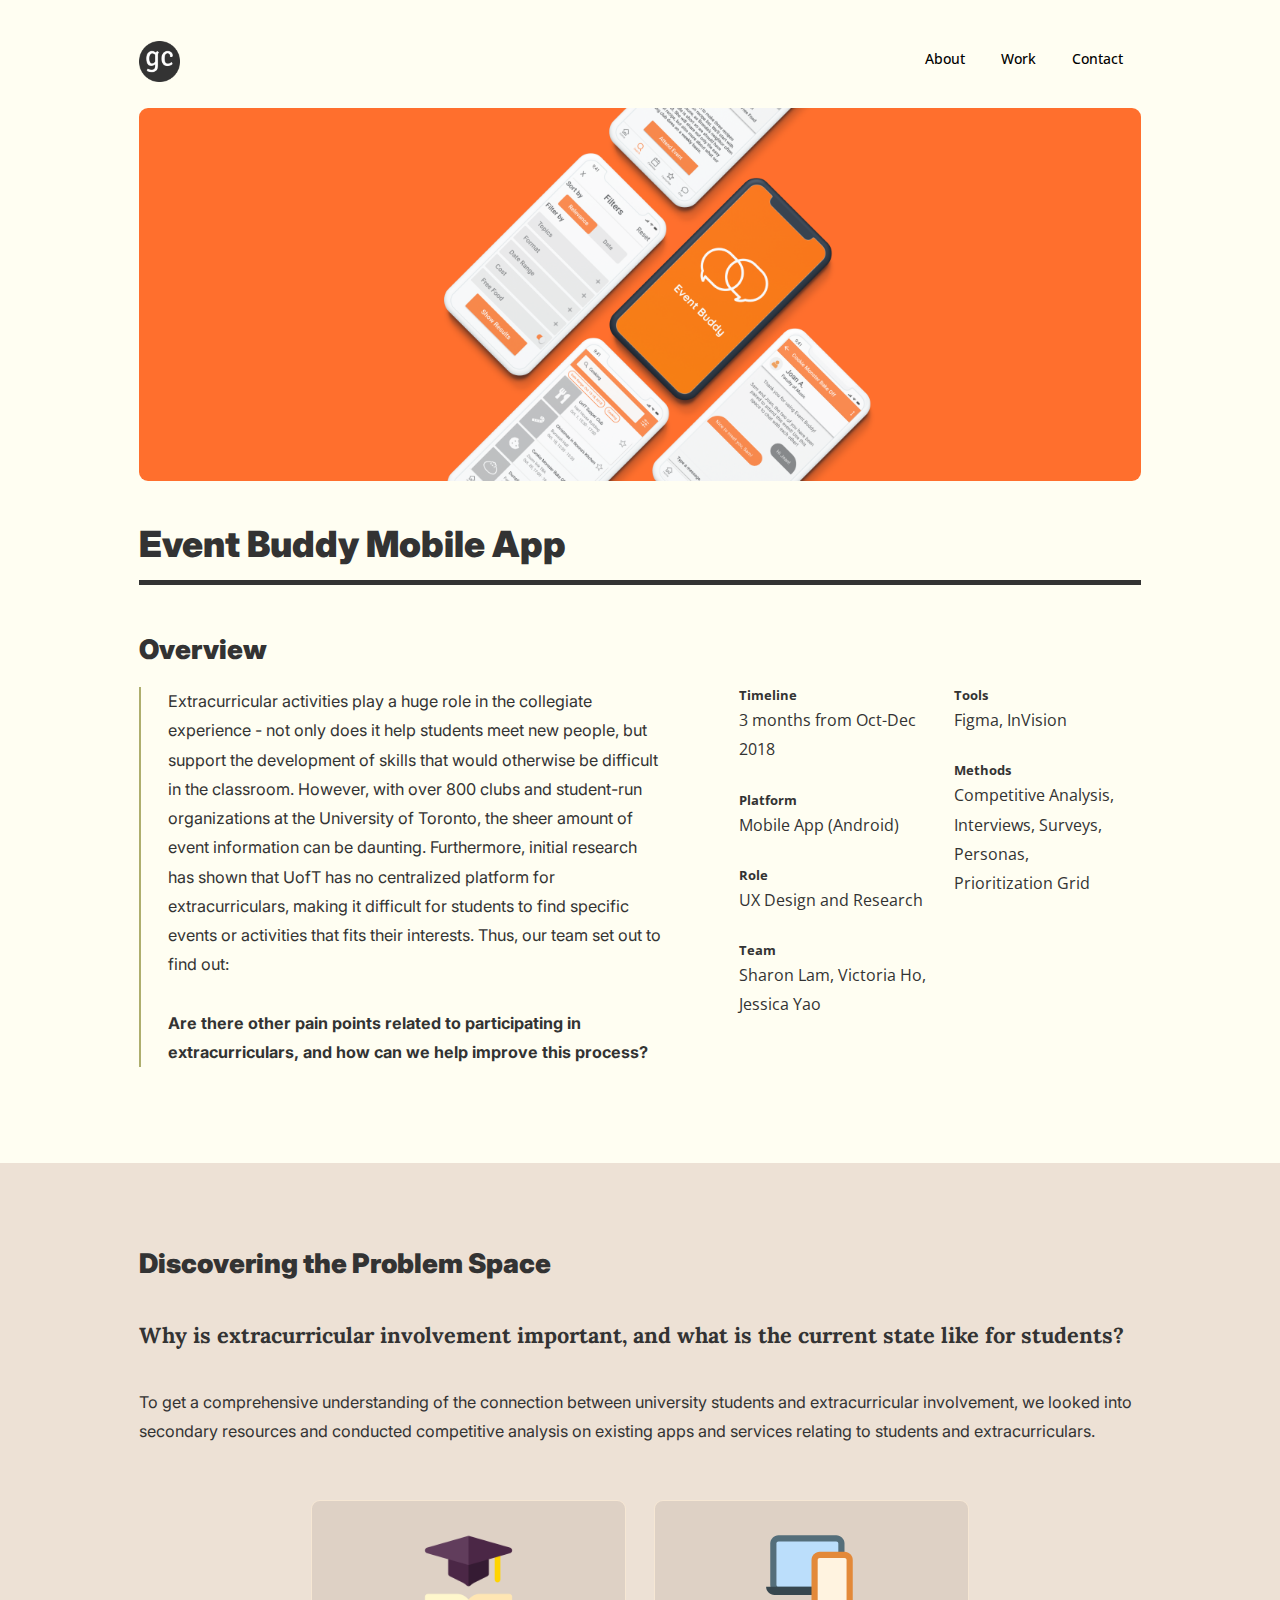
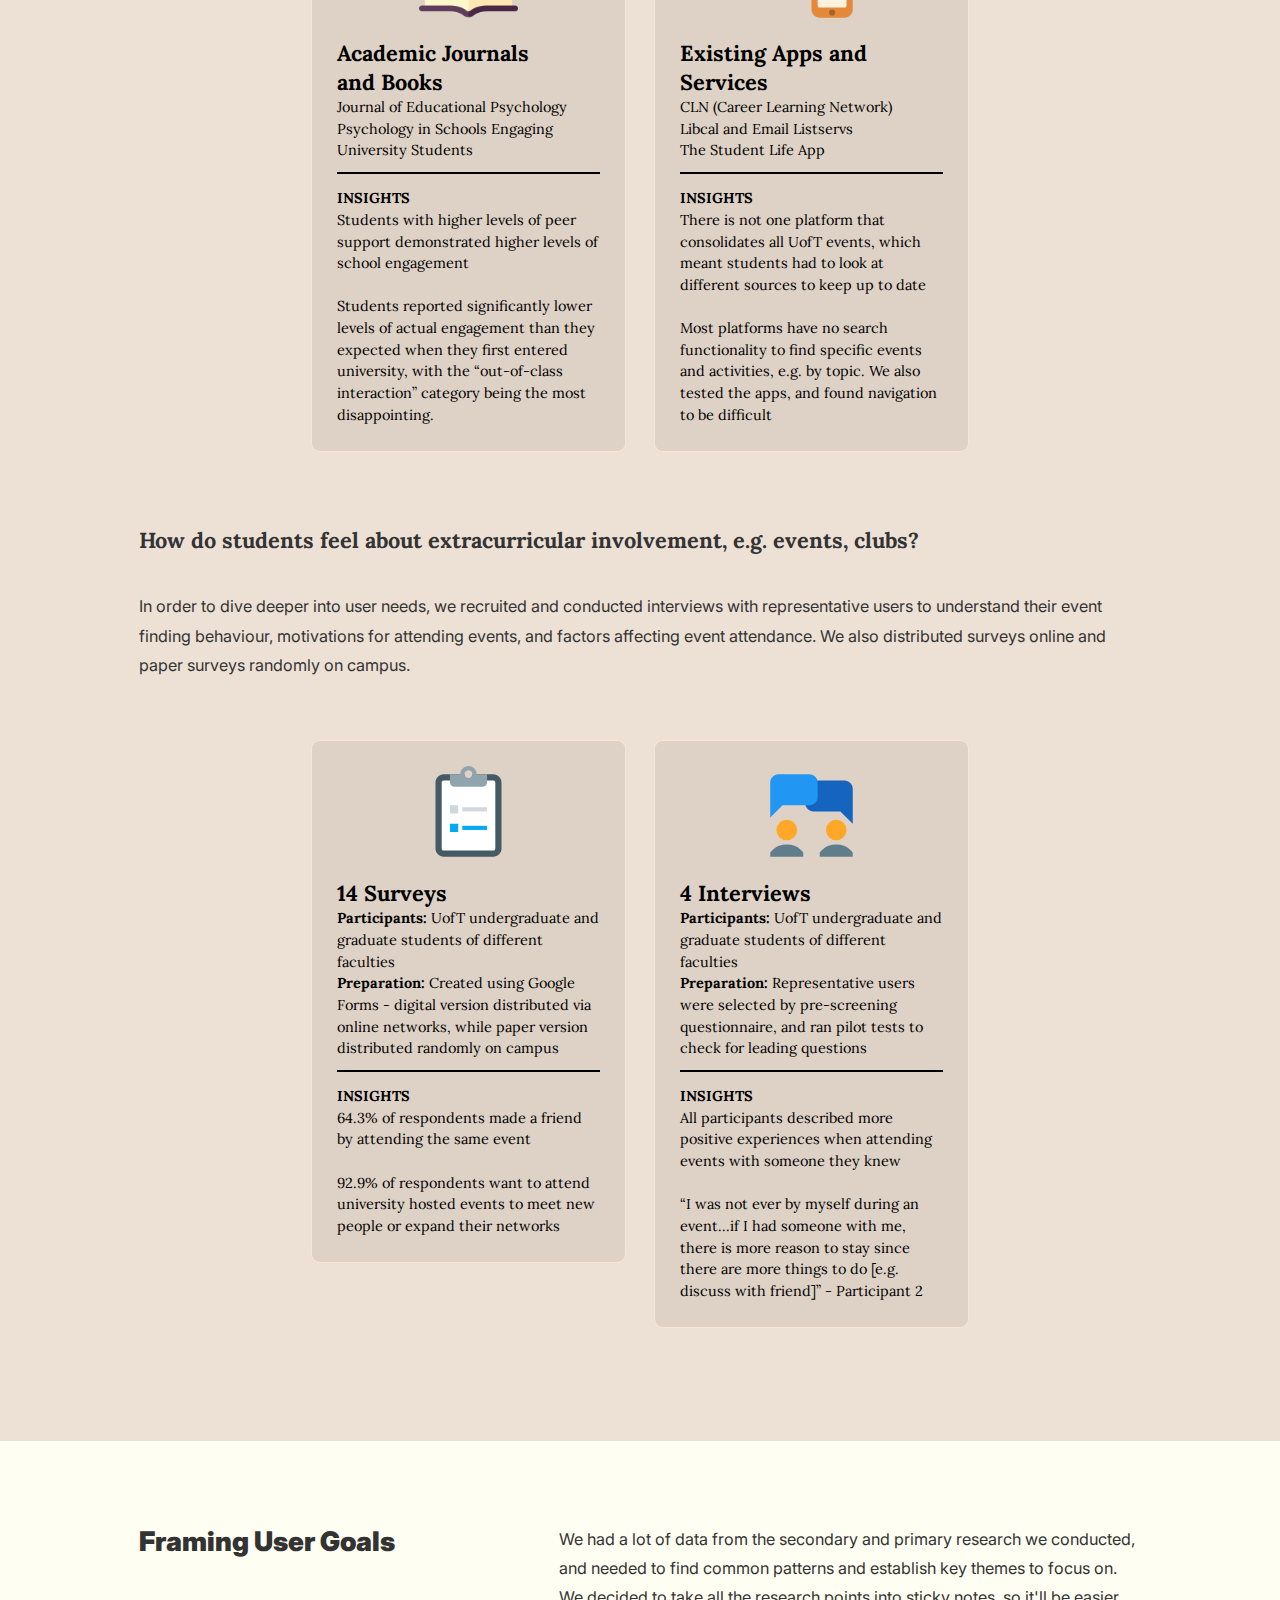
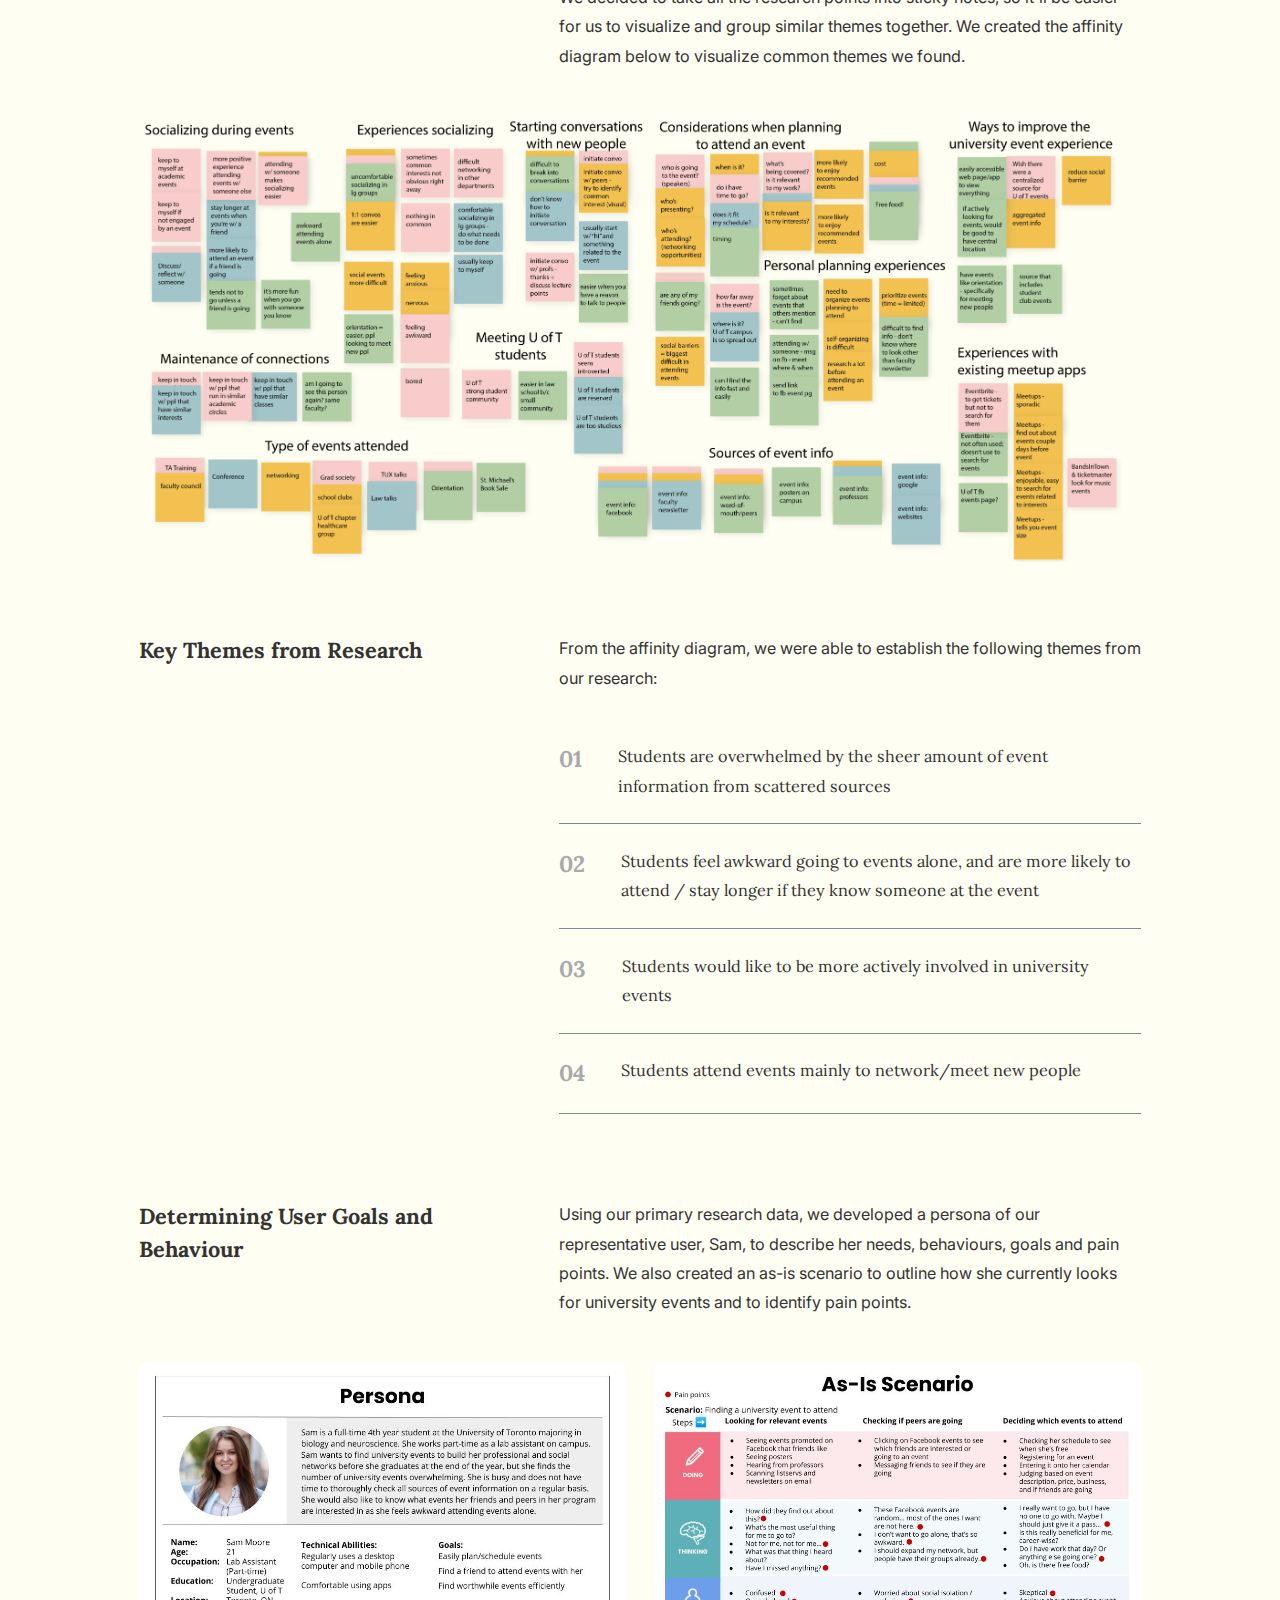
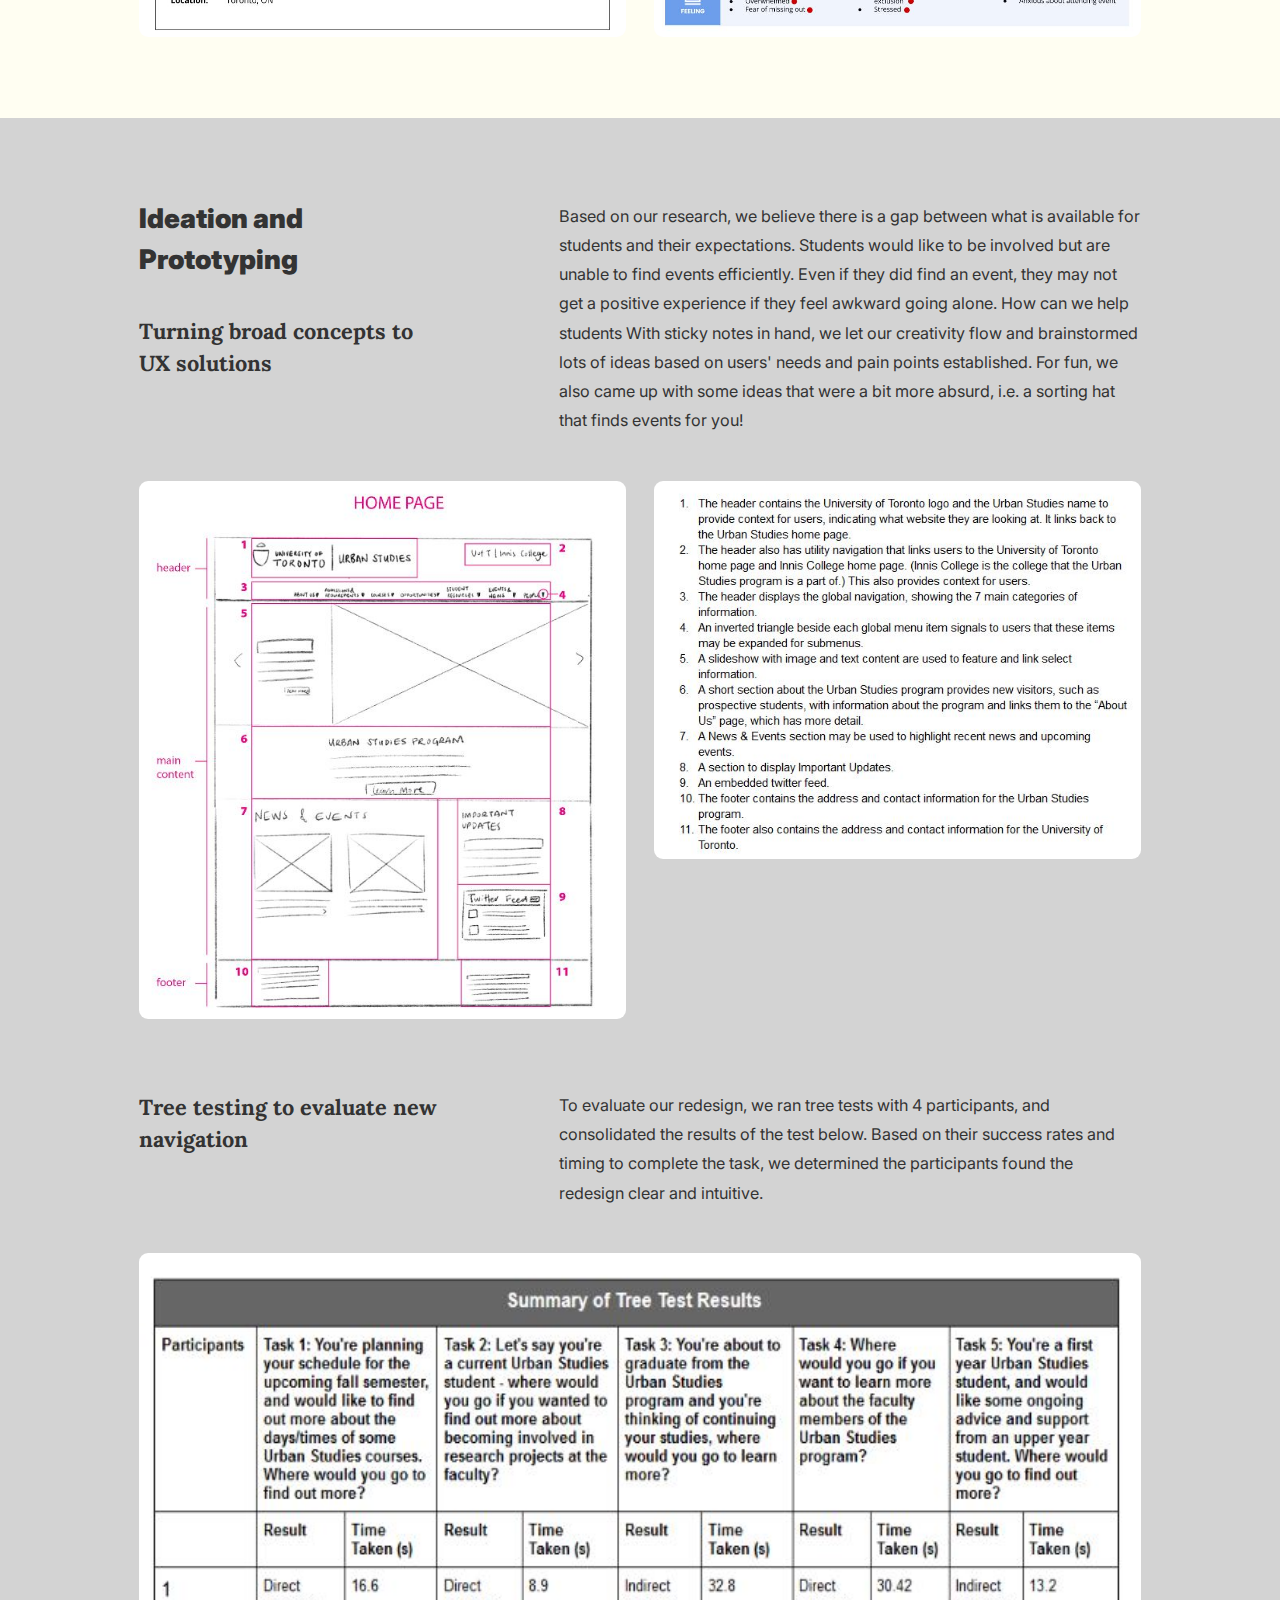
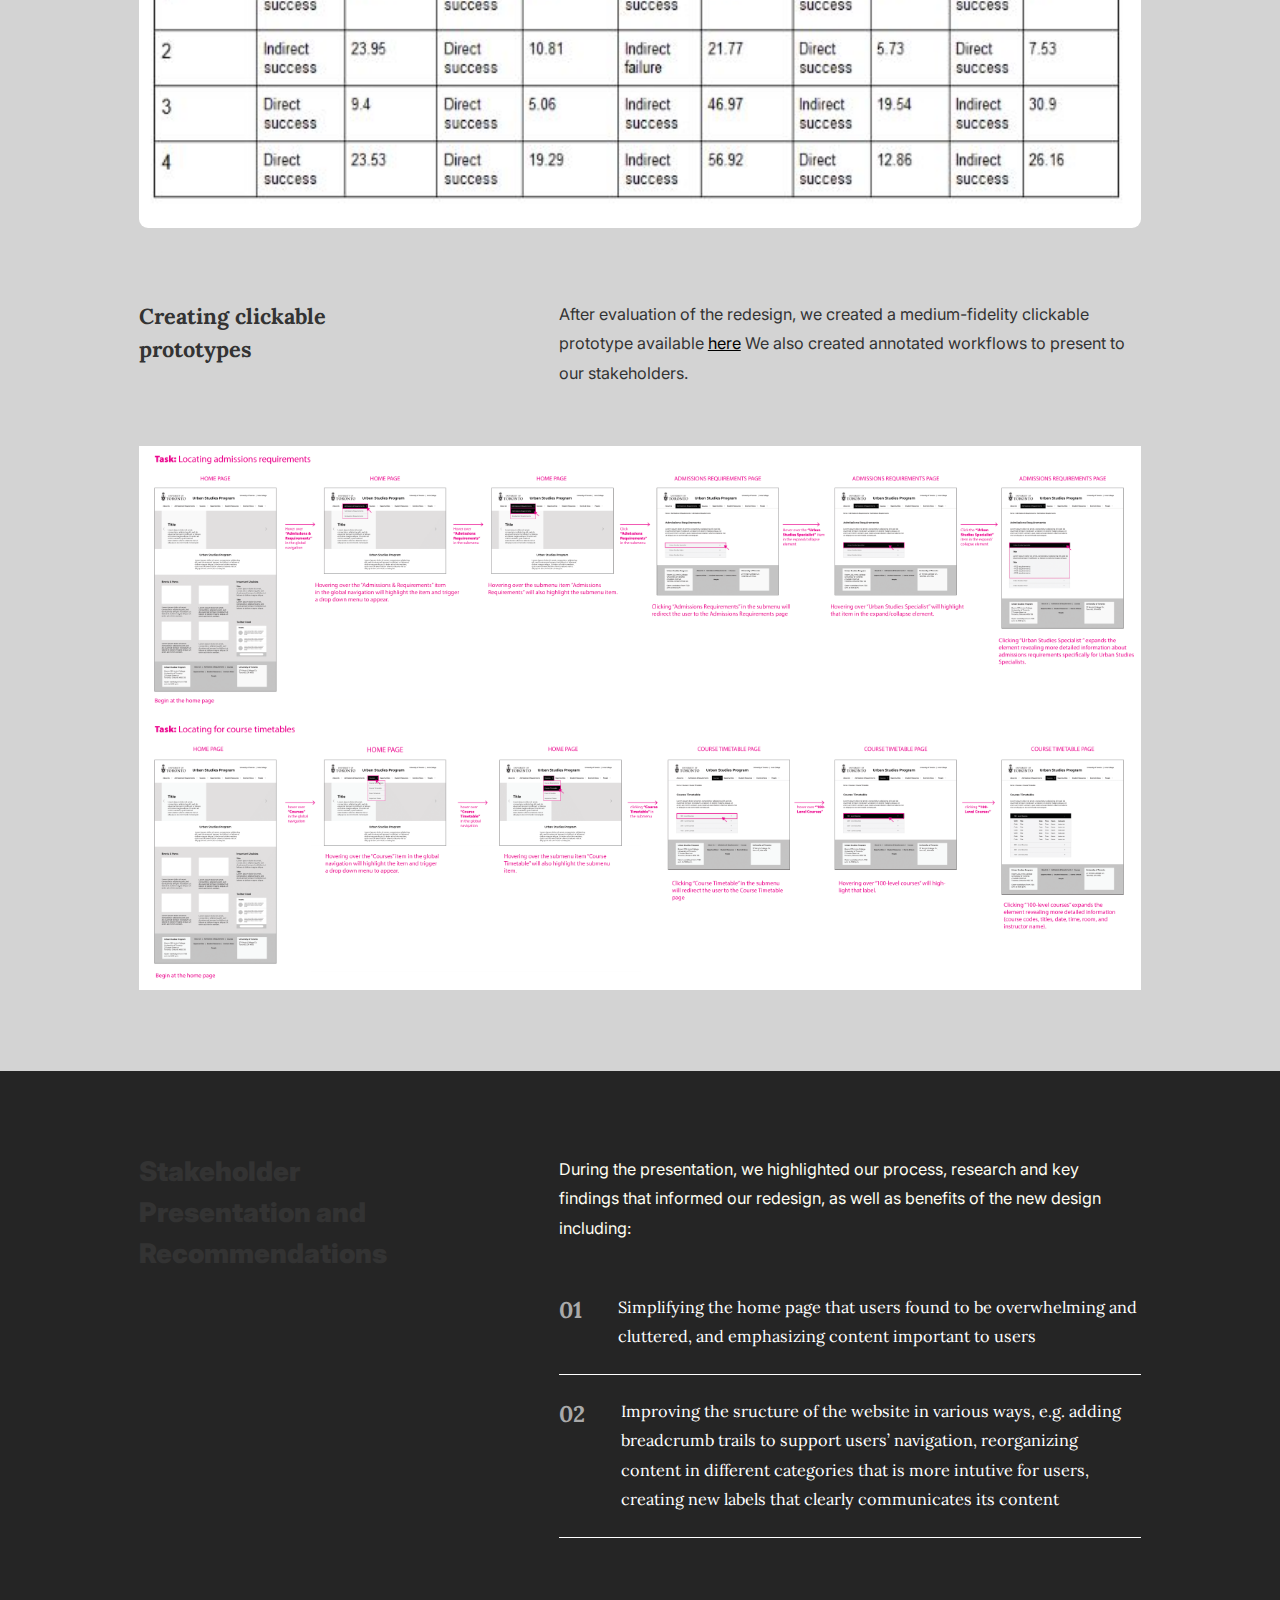
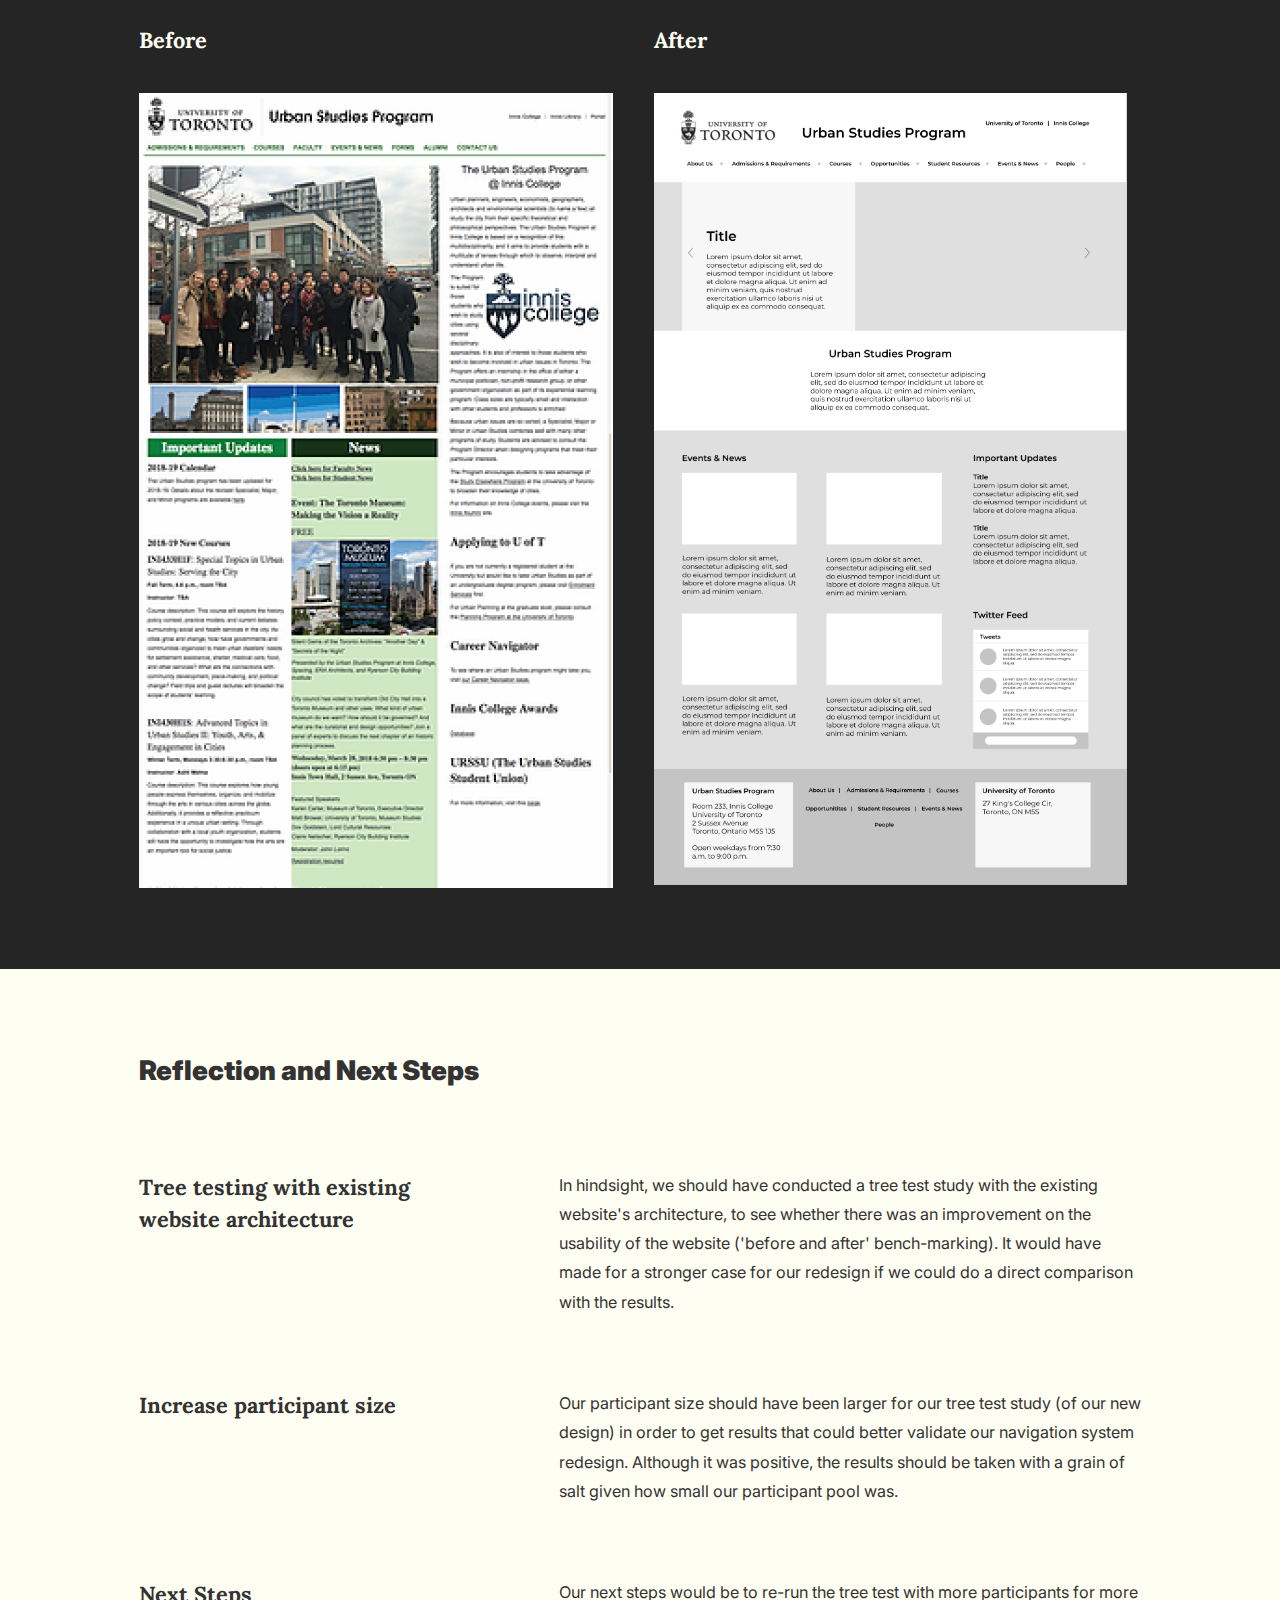
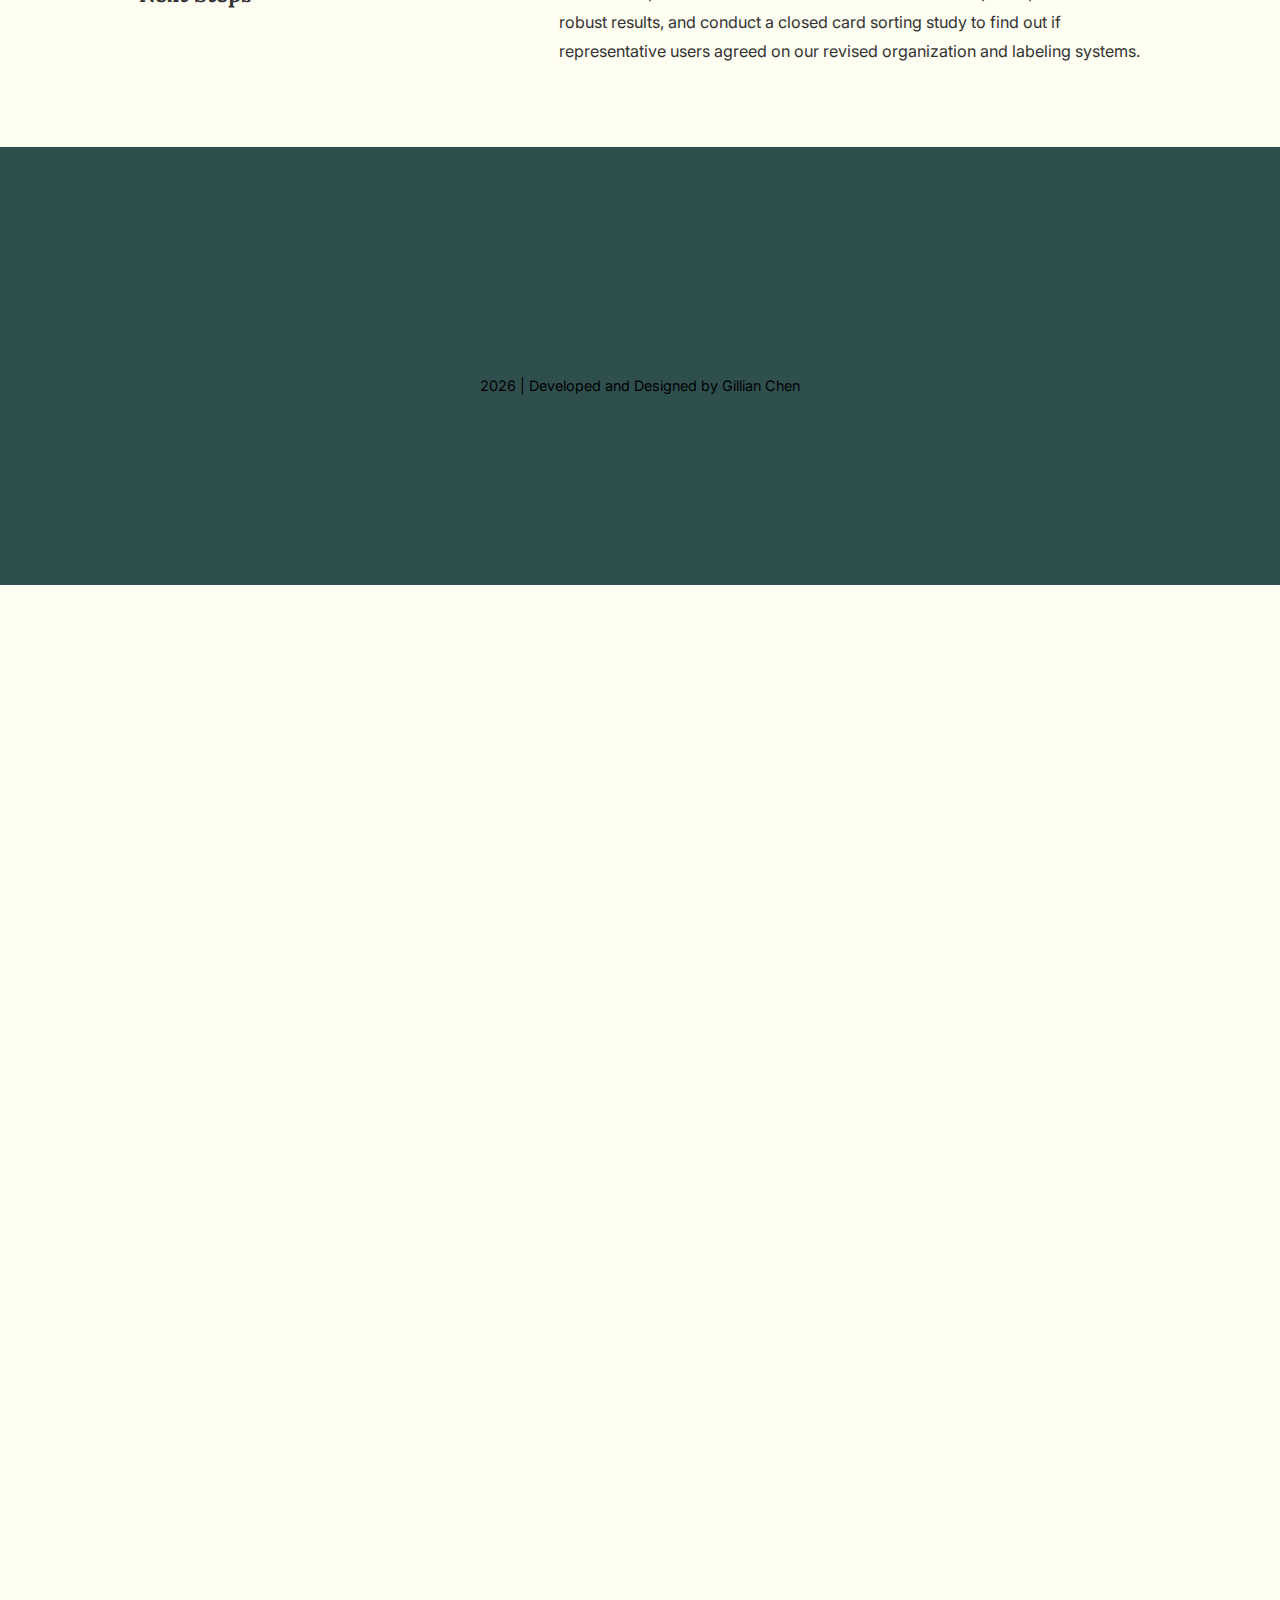
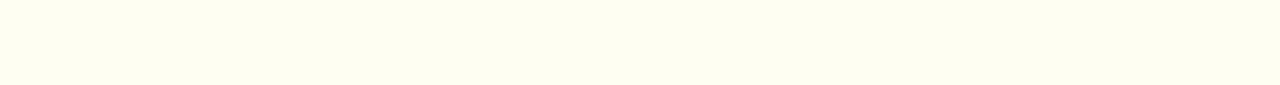
<file: event-buddy.html>
<!doctype html>
<html lang="en">

<head>
	<!-- Required meta tags -->
	<meta charset="utf-8">
	<meta name="viewport" content="width=device-width, initial-scale=1, shrink-to-fit=no">
	<link rel="icon" href="img/icons/android-chrome-512x512.png" type="image/png">
	<title>Event Buddy</title>
	<!-- Bootstrap CSS -->
	<link rel="stylesheet" href="css/bootstrap.css">
	<!-- <link rel="stylesheet" href="vendors/linericon/style.css"> -->
	<link rel="stylesheet" href="css/font-awesome.min.css">
	<!-- <link rel="stylesheet" href="vendors/owl-carousel/owl.carousel.min.css">
	<link rel="stylesheet" href="css/magnific-popup.css">
	<link rel="stylesheet" href="vendors/nice-select/css/nice-select.css">
	<link rel="stylesheet" href="vendors/animate-css/animate.css">
	<link rel="stylesheet" href="vendors/flaticon/flaticon.css">
	<link rel="stylesheet" href="css/animate.css">

	<link rel="stylesheet" href="https://unpkg.com/aos@2.3.1/dist/aos.css" /> -->

	<!-- main css -->
	<link rel="stylesheet" href="css/style.css">
	<link rel="stylesheet" href="css/style-other.css">

	<link rel="stylesheet" href="css/ionicons.min.css">

</head>

<body style="background-color: #FFFEF2;">
	<button onclick="topFunction()" id="go-to-top-btn" title="Back to Top">
		<i class="fa fa-angle-up fa-2x"></i>
	</button>


<!--================Header Menu Area =================-->
<header class="header_area">
	<div class="main_menu" data-aos-easing="ease" data-aos-duration="500" data-aos-delay="0">


		<nav class="navbar navbar-expand-lg navbar-dark ftco_navbar ftco-navbar-light site-navbar-target" id="ftco-navbar" data-aos="fade-down" data-aos-duration="600" data-aos-easing="ease-in-out" data-aos-offset="200" data-aos-delay="50" data-aos-once="false">
			<div class="container">
			  <a class="navbar-brand logo" href="index.html"><img style="height:45px; width:45px;" src="img/icons/android-chrome-512x512.png"></a>
			  <button class="navbar-toggler js-fh5co-nav-toggle fh5co-nav-toggle" type="button" data-toggle="collapse" data-target="#ftco-nav" aria-controls="ftco-nav" aria-expanded="false" aria-label="Toggle navigation">
				<span class="oi oi-menu"></span> Menu
			  </button>
	
			  <div class="collapse navbar-collapse" id="ftco-nav">
				<ul class="navbar-nav nav ml-auto">
				  <li class="nav-item"><a href="#home-section" class="nav-link"><span>About</span></a></li>
				  <li class="nav-item"><a href="#about-section" class="nav-link"><span>Work</span></a></li>
				  <li class="nav-item"><a href="#resume-section" class="nav-link"><span>Contact</span></a></li>
				</ul>
			  </div>
			</div>
		  </nav>

	</div>
</header>

	<!--================Header Menu Area =================-->

	<!--================ Start portfolio Banner Area =================-->
	<!-- <section class="banner_area">
		<div class="banner_inner d-flex align-items-center">
			<div class="container">
				<div class="banner_content text-right">
					<h1>Portfolio Details</h1>
					<div class="page_link">
						<a href="index.html">Home</a>
						<a href="portfolio.html">Portfolio</a>
						<a href="portfolio-details.html">Details</a>
					</div>
				</div>
			</div>
		</div>
	</section> -->
	<!--================ End Portfolio Banner Area =================-->

		<!--================ Start Portfolio Details Area =================-->
		<section style ="padding-bottom: 0px !important" class="section_gap">
			<div class="container">
				<div style="background-color: #ff6f2d;" class="portfolio_details_inner portfolio-header">
					<div class="row justify-content-center">
						<div class="col-lg-6 text-center">
							<img class="img-fluid w-100 portfolio-header-img" src="img/event-buddy-page/event-buddy-intro5.png" alt="">
						</div>
					</div>
				</div>

			</div>
		</section>
		<!--================ End Portfolio Details Area =================-->

	<!--================ Start Portfolio Details Area =================-->
	<!-- <section class="">
		<div class="container">
			<div class="portfolio_details_inner">

				<h1 class="mb-30 title">Urban Studies Website Redesign</h1>

				
				<div class="row">
					<div class="col-md-6">
						<div class="portfolio_right_text mt-30">
							<h4>Context</h4>
							<p class="generic-blockquote text">
								The Urban Studies Program website serves as an essential information hub for current and prospective University of Toronto undergraduate students. 
								However, the current website design has not been updated since its creation 10 years ago, and is difficult to use for both the stakeholders and its intended audiences.
							<br> 
							<br> 

							<strong>How can we better address current users' information needs through the website's new redesign?</strong>
							</p>
						

						</div>
					</div>
					<div class="col-md-6">
						<div class="portfolio_right_text mt-30 text">
							<h4>Details</h4>
							<ul class="list">
								<li><span>Timeline</span>: 3 months from Oct-Dec 2018</li>
								<li><span>Client</span>: UofT Urban Studies Department</li>
								<li><span>Platform</span>: Website</li>
								<li><span>Role</span>: UX Designer and Researcher</li>
								<li><span>Team</span>: Victoria Ho, Adrienn Kassai, Yuan Ma, Jessica Yao</li>
								<li><span>Tools Used</span>: Onpoint Auditor, Optimal Workshop, Figma</li>
								<li><span>Methods</span>: Card Sorting, Tree Testing, Usability Testing, Storyboarding</li>
							</ul>

						</div>
					</div>
				</div>
			</div>
		</div>
	</section> -->
	<!--================ End Portfolio Details Area =================-->
	

	<!--================ Start Portfolio Details Area =================-->


	<section class="intro-section">
		<div class="container">
			<div class="">

				<h1 class="mb-30 title">Event Buddy Mobile App</h1>

				
				<div class="row">
					<div class="col-lg-12">
						<h4 class="project-details-title">Overview</h4>
					</div>
				</div>
				<div class="row">
					<div class="col-md-7">
						<div class="">
							<!-- <h4 class="project-details-title">Context</h4> -->
							<p class="generic-blockquote text">
								Extracurricular activities play a huge role in the collegiate experience - not only does it help students meet new people, but support the development of skills that would otherwise be difficult in the classroom. 
								However, with over 800 clubs and student-run organizations at the University of Toronto, the  
								sheer amount of event information can be daunting. Furthermore, initial research has shown that UofT has no centralized platform for extracurriculars, making 
								it difficult for students to find specific events or activities that fits their interests.  Thus, our team set out to find out:

								<br> 
							<br> 

							
							<strong>Are there other pain points related to participating in extracurriculars, and how can we help improve this process? 

							</strong>
							</p>
						

						</div>
					</div>
					<div class="col-md-5">
						<div class="text">
							<!-- <h4 class="project-details-title" style="color: white"></h4> -->
							<!-- <p>Lorem ipsum dolor sit amet, consectetur adipisicing elit, sed do eiusmod tempor incididunt ut labore et
								dolore
								magna aliqua. Ut enim ad minim veniam, quis nostrud exercitation.</p> -->
							<div class="row">
							<div class="col-md-6">
								<div>
									<h5 class="project-details-label">Timeline</h5>
									<p class="project-details">3 months from Oct-Dec 2018
									</p>
								</div>	

								<div>
									<h5 class="project-details-label">Platform</h5>
									<p class="project-details">Mobile App (Android)
									</p>
								</div>	

								<div>
									<h5 class="project-details-label">Role</h5>
									<p class="project-details">UX Design and Research
									</p>
								</div>	

								<div>
									<h5 class="project-details-label">Team</h5>
									<p class="project-details">Sharon Lam, Victoria Ho, Jessica Yao
									</p>
								</div>	
							</div>
							
							<div class="col-md-6">
	
								<!-- <div>
									<h5 class="project-details-label">Platform</h5>
									<p class="project-details">Website
									</p>
								</div>	 -->

								<div>
									<h5 class="project-details-label">Tools</h5>
									<p class="project-details">Figma, InVision
									</p>
								</div>	

								<div>
									<h5 class="project-details-label">Methods</h5>
									<p class="project-details">Competitive Analysis, Interviews, Surveys, Personas, <br> Prioritization Grid
									</p>
								</div>	
							</div>
						</div>


						</div>
					</div>
				</div>
			</div>
		</div>
	</section>
	<!--================ End Portfolio Details Area =================-->


		<!--================ Start Portfolio Section Main Points =================-->
		<!-- <section class="default-section">
			<div class="container">
				<div class="portfolio_details_inner">
					<div class="row">
						<div class="col-lg-12">
							<h3 class="section-title">Project Timeline</h3>
						</div>

					</div>
					<div class="row">
						<div class="col-md-3 section-timeline">
							
								<h4 class="h4-text">01 </h4>
								<p class="text">
									
								<strong>Stakeholder Analysis <br>and User Research</strong>
								</p>
						</div>

						<div class="col-md-3 section-timeline">
							
								<h4 class="h4-text">02</h4>
								<p class="text">

									<strong>Restructure Navigation <br>and Content</strong>
								</p>
							
						</div>

						<div class="col-md-3 section-timeline">
							
								<h4 class="h4-text">03</h4>
								<p class="text">

									<strong>Prototyping Phase <br>and Design Evaluation</strong>
								</p>
							
						</div>

						<div class="col-md-3 section-timeline">
							
								<h4 class="h4-text">04</h4>
								<p class="text">

									<strong>Stakeholder Presentation and Recommendations</strong>
								</p>
							
						</div>

					</div>
				</div>
			</div>
		</section> -->
		<!--================ End Portfolio Section Main Points  =================-->


		
		<!--================ Start Portfolio Section 1 column Paragraph   =================-->
		<section class="default-section">
			<div class="container">
				<div class="portfolio_details_inner">
					<div class="row">
						<div class="col-lg-12">
							<h3 class="section-title-with-subtitle">Discovering the Problem Space</h3>
						</div>

					</div>


					<div class="row">
						<div class="col-lg-12">
							<h4 class="subtitle"> Why is extracurricular involvement important, and what is the current state like for students?

							</h4>
						</div>

						<div class="col-lg-12">
							<div class="text">
								<p class="text">
									To get a comprehensive understanding of the connection between university students and extracurricular involvement, we looked into secondary resources and conducted competitive analysis on existing apps and services relating to students and extracurriculars.
								</p>
	
							</div>
						</div>
					</div>


				</div>
			</div>

			<div class="container card-container">
				<div class="row justify-content-center">
					<div class="col-md-4">
						<div class="card card-body">
							<img class="icon" src="img/event-buddy-page/academic-hat.png">
							<!-- <a href="https://www.flaticon.com/free-icons/academic" title="academic icons">Academic icons created by Freepik - Flaticon</a> -->

							<div class="card-title">
								Academic Journals <br>and Books
							</div>

							<div class="card-subtitle">
								Journal of Educational Psychology<br>
								Psychology in Schools
								Engaging University Students
							</div>

							<div class="card-description">
								<strong>INSIGHTS</strong> <br>
								Students with higher levels of peer support demonstrated higher levels of school engagement

								 <br><br>
								 Students reported significantly lower levels of actual engagement than they 
								 expected when they first entered university, with the “out-of-class interaction” category being the most disappointing.

							</div>
						</div>
					</div>
					<div class="col-md-4">
						<div class="card card-body">
							<img class="icon" src="img/event-buddy-page/multiple_devices.svg">

							<div class="card-title">
								Existing Apps and Services
							</div>

							<div class="card-subtitle">
								CLN (Career Learning Network)
								<br>
								Libcal and Email Listservs<br>
								The Student Life App
							</div>

							<div class="card-description">
								<strong>INSIGHTS</strong> <br>
								There is not one platform that consolidates all UofT events, which meant students had to look at different sources to keep up to date


								 <br><br>
								 Most platforms have no search functionality to find specific events and activities, e.g. by topic. We also tested the apps, 
								 and found navigation to be difficult



							</div>
						</div>
					</div>
				</div>

				<div class="row sub-section">
					<div class="col-lg-12">
						<h4 class="subtitle"> How do students feel about extracurricular involvement, e.g. events, clubs?
						</h4>
					</div>

					<div class="col-lg-12">
						<div class="text">
							<p class="text">
								In order to dive deeper into user needs, we recruited and conducted interviews with representative users to understand their event finding behaviour, motivations for attending events, and factors affecting event attendance. 
								We also distributed surveys online and paper surveys randomly on campus.
							</p>

						</div>
					</div>
				</div>

				<div class="row justify-content-center" style="padding-top: 50px;">
					<div class="col-md-4">
						<div class="card card-body">
							<img class="icon" src="img/event-buddy-page/survey.svg">

							<div class="card-title">
								14 Surveys
							</div>

							<div class="card-subtitle">
								<strong>Participants: </strong> UofT undergraduate and graduate students of different faculties<br>
								<strong>Preparation: </strong>
								Created using Google Forms - digital version distributed via online networks, while paper version distributed randomly on campus								 
							</div>

							<div class="card-description">
								<strong>INSIGHTS</strong> <br>
								64.3% of respondents made a friend by attending the same event


								 <br><br>
								 92.9% of respondents want to attend university hosted events to meet new people or expand their networks


							</div>
						</div>
					</div>
					<div class="col-md-4">
						<div class="card card-body">
							<img class="icon" src="img/event-buddy-page/collaboration.svg">

							<div class="card-title">
									4 Interviews
							</div>

							<div class="card-subtitle">
								<strong>Participants: </strong> UofT undergraduate and graduate students of different faculties<br>
								<strong>Preparation: </strong>
								Representative users were selected by pre-screening questionnaire, and ran pilot tests to check for leading questions							</div>

							<div class="card-description">
								<strong>INSIGHTS</strong> <br>
								All participants described more positive experiences when attending events with someone they knew



								 <br><br>
								 “I was not ever by myself during an event...if I had someone with me, there is more reason to stay since there are more things to do [e.g. discuss with friend]” - Participant 2




							</div>
						</div>
					</div>
				</div>
		</div>

		
		</section>
		<!--================ End Portfolio Section 1 column paragraph =================-->

	


				
		<!--================ Start Portfolio Section 2 columns paragraph with points  =================-->
		<section class="nocolour-section">
			<div class="container">
				<div class="portfolio_details_inner">
					<div class="row">
						<div class="col-md-4 section-title-2-column">
							<h3 class="section-title-with-subtitle">Framing User Goals</h3>
						</div>

						<div class="col-md-8 section-paragraph-2-column">
							<p class="text">
								We had a lot of data from the secondary and primary research we conducted, 
								and needed to find common patterns and establish key themes to focus on. 

								We decided to take all the research points into sticky notes, so it'll be easier for us to visualize and 
								group similar themes together. We created the affinity diagram below to visualize common themes we found. 		
							</p>
						</div>

						<div class="col-lg-12" style="padding-top: 50px;">
							<div>
								<img class="img-fluid w-100 portfolio-header-img" src="img/event-buddy-page/affinity.png" alt="">
							</div>

						</div>

						

					</div>
					<div class="row sub-section">
						<div class="col-md-4 section-title-2-column">

								<h4 class="subtitle">Key Themes from Research 
								</h4>
						</div>

						<div class="col-md-8 subsection-paragraph-2-column">
							<p class="text">
								From the affinity diagram, we were able to establish the following themes from our research: 
							<br> 

						
						</p>

						<ol class="numbered-list">
							<li>Students are overwhelmed by the sheer amount of event information from scattered sources
							</li>
							<li>Students feel awkward going to events alone, and are more likely to attend / stay longer if they know someone at the event
							</li>
							<li>Students would like to be more actively involved in university events
							</li>
							<li>Students attend events mainly to network/meet new people
							</li>
						</ol>

						</div>

					</div>

					<div class="row sub-section">
						<div class="col-md-4 section-title-2-column">

							<h4 class="subtitle">Determining User Goals and Behaviour
							</h4>
							<!-- <h4 class="subtitle">Sketching Mockups</h3> -->

						</div>

						<div class="col-md-8 subsection-paragraph-2-column">
							<p class="text">
								Using our primary research data, we developed a persona of our representative user, Sam, to describe her needs, behaviours, goals and pain points. We also created an as-is scenario to outline how she currently looks for university events and to identify pain points.

							</div>

					</div>
					<div class="row">
						<div class="col-md-6" style="padding-top: 50px;">
							<img class="img-fluid w-100 portfolio-header-img" src="img/event-buddy-page/event-buddy-persona-2.jpg" alt="">
							
						</div>
						<div class="col-md-6" style="padding-top: 50px;">
							<img class="img-fluid w-100 portfolio-header-img" src="img/event-buddy-page/event-buddy-as-is-scenario.jpg" alt="">
						</div>

					</div>
				</div>
			</div>
		</section>
		<!--================ End Portfolio Section 2 Columns with points  =================-->



		<section class="grey-section">
			<div class="container">
				<div class="portfolio_details_inner">
					<div class="row">
						<div class="col-md-4 section-title-2-column">
							<h3 class="section-title-with-subtitle">Ideation and Prototyping</h3>
							<h4 class="subtitle">Turning broad concepts to UX solutions
							</h4>
							<!-- <h4 class="subtitle">Sketching Mockups</h3> -->

						</div>

						<div class="col-md-8 section-paragraph-2-column">
							<p class="text">
								Based on our research, we believe there is a gap between what is available for students and their expectations. 
								Students would like to be involved but are unable to find events efficiently. Even if they did find an event, they may not 
								get a positive experience if they feel awkward going alone.

								How can we help students
								With sticky notes in hand, we let our creativity flow and brainstormed lots of ideas based on users' needs and pain points established. For fun, we also came up with some ideas that were a bit more absurd, i.e. a sorting hat that finds events for you!

							</div>

					</div>
					<div class="row">
						<div class="col-md-6" style="padding-top: 50px;">
							<img class="img-fluid w-100 portfolio-header-img" src="img/urban-studies-page/2170-homepagesketch.jpg" alt="">
							
						</div>
						<div class="col-md-6" style="padding-top: 50px;">
							<img class="img-fluid w-100 portfolio-header-img" src="img/urban-studies-page/2170 - homesketchnotes.jpg" alt="">
						</div>

					</div>


					<div class="row sub-section">

						<div class="col-md-4 section-title-2-column">

							<h4 class="subtitle">Tree testing to evaluate new navigation
							</h4>

						</div>

						<div class="col-md-8 section-paragraph-2-column" style="padding-top: 30px;">
							<p class="text">
								To evaluate our redesign, we ran tree tests with 4 participants, and consolidated the results of the test below. Based on their success rates and timing to complete the task, we determined the participants found the redesign clear and intuitive.
							</p>

						</div>
			
						<div class="col-lg-12" style="padding-top: 50px;">
							<div>
								<img class="img-fluid w-100 portfolio-header-img" src="img/urban-studies-page/2170 - tree test.jpg" alt="">
							</div>

						</div>

				</div>


				
				<div class="row sub-section">

					<div class="col-md-4 section-title-2-column">

						<h4 class="subtitle">Creating clickable prototypes 
						</h4>

					</div>

					<div class="col-md-8 section-paragraph-2-column" style="padding-top: 30px;">
						<p class="text">
							After evaluation of the redesign, we created a medium-fidelity clickable prototype available
							<a style="text-decoration:underline; display: inline;" href="https://www.figma.com/proto/NtBXxT2RG9o6RLFa7pjMPQkE/Urban-Studies-Prototype?node-id=9%3A248&amp;scaling=scale-down" target="_blank">here</a> 
							 We also created annotated workflows to present to our stakeholders.
						</p>

					</div>
		
					<div class="col-lg-12" style="padding-top: 50px;">
						<div>
							<img class="img-fluid w-100" src="img/urban-studies-page/urban - Sequential Storyboards-1.png" alt="">
						</div>
						<div>
							<img class="img-fluid w-100" src="img/urban-studies-page/urban - Sequential Storyboards-2.png" alt="">
						</div>

					</div>

			</div>

				</div>
			</div>
		</section>

				
		<!--================ Start Portfolio Section 2 columns paragraph with subtitle =================-->
		<section class="dark-section">
			<div class="container">
				<div class="portfolio_details_inner">
					<div class="row">
						<div class="col-md-4 section-title-2-column">
							<h3 class="section-title-with-subtitle light-text-title">Stakeholder Presentation and Recommendations</h3>
						</div>

						<div class="col-md-8 section-paragraph-2-column">
							<p class="text light-text">
								During the presentation, we highlighted our process, research and key findings that informed our redesign, as well as benefits of the new design including:


							<br> 

						<ol class="numbered-list">
							<li>Simplifying the home page that users found to be overwhelming and cluttered, and emphasizing content important to users

							</li>
							<li>Improving the sructure of the website in various ways, e.g. adding breadcrumb trails to support users’ navigation, reorganizing content in different categories that is more intutive for users, creating new labels that clearly communicates its content



							</li>
						</ol>

						</div>

					</div>
					<div style="padding-top: 50px;" class="row">
						<div class="col-md-6 section-title-2-column">

							<h4 class="subtitle light-text">
								Before
							</h4>

							
							<div>
								<img class="img-fluid w-100" src="img/urban-studies-page/urban-studies-before-hd 1.png" alt="">
							</div>	

						</div>

						<div class="col-md-6 section-title-2-column">

							<h4 class="subtitle light-text">
								After
							</h4>

							
							<div>
								<img class="img-fluid w-100" src="img/urban-studies-page/urban-studies-after.png" alt="">
							</div>	

						</div>


					</div>
				</div>
			</div>
		</section>
		<!--================ End Portfolio Section 2 Columns with subtitle  =================-->


		

		<section class="nocolour-section">
			<div class="container">
				<div class="portfolio_details_inner">
					<div class="row">
						<div class="col-lg-12">
							<h3 class="section-title-with-subtitle">Reflection and Next Steps</h3>
							<!-- <h4 class="subtitle">Sketching Mockups</h3> -->
						</div>
					</div>


					<div class="row sub-section">

						<div class="col-md-4 section-title-2-column">

							<h4 class="subtitle">Tree testing with existing website architecture
							</h4>

						</div>

						<div class="col-md-8 section-paragraph-2-column" style="padding-top: 30px;">
							<p class="text">
								In hindsight, we should have conducted a tree test study with the existing website's architecture, to see whether there was an improvement on the usability of the website ('before and after' bench-marking). It would have made for a stronger case for our redesign if we could do a direct comparison with the results.
							</p>

						</div>
					</div>

					<div class="row sub-section">

						<div class="col-md-4 section-title-2-column">

							<h4 class="subtitle">Increase participant size
							</h4>

						</div>

						<div class="col-md-8 section-paragraph-2-column" style="padding-top: 30px;">
							<p class="text">
								Our participant size should have been larger for our tree test study (of our new design) in order to get results that could better validate our navigation system redesign. Although it was positive, the results should be taken with a grain of salt given how small our participant pool was.
							</p>

						</div>
					</div>

					<div class="row sub-section">

						<div class="col-md-4 section-title-2-column">

							<h4 class="subtitle">Next Steps
							</h4>

						</div>

						<div class="col-md-8 section-paragraph-2-column" style="padding-top: 30px;">
							<p class="text">
								Our next steps would be to re-run the tree test with more participants for more robust results, and conduct a closed card sorting study to find out if representative users agreed on our revised organization and labeling systems.							</p>

						</div>
					</div>



				</div>
			</div>
		</section>


	<!--================Footer Area =================-->
	<footer class="footer_area section_gap">
		<div class="container">
			<div class="row footer_inner justify-content-center">
				<div class="col-lg-6 text-center">

					<div class="copyright">
						<p>
 <script>document.write(new Date().getFullYear());</script> | Developed and Designed by Gillian Chen</a>
</p>
					</div>
				</div>
			</div>
		</div>
	</footer>
	<!--================End Footer Area =================-->

	<!-- Optional JavaScript -->
	<!-- jQuery first, then Popper.js, then Bootstrap JS -->

	<script>
	  AOS.init();
	</script>


	<script src="js/jquery-3.2.1.min.js"></script>
	<script src="js/popper.js"></script>
	<script src="js/bootstrap.min.js"></script>
	<script src="js/stellar.js"></script>
	<script src="js/go-to-top.js"></script>


</body>

</html>
</file>
<file: vendors/linericon/style.css>
@font-face {
	font-family: 'Linearicons-Free';
	src:url('fonts/Linearicons-Free.eot?w118d');
	src:url('fonts/Linearicons-Free.eot?#iefixw118d') format('embedded-opentype'),
		url('fonts/Linearicons-Free.woff2?w118d') format('woff2'),
		url('fonts/Linearicons-Free.woff?w118d') format('woff'),
		url('fonts/Linearicons-Free.ttf?w118d') format('truetype'),
		url('fonts/Linearicons-Free.svg?w118d#Linearicons-Free') format('svg');
	font-weight: normal;
	font-style: normal;
}

.lnr {
	font-family: 'Linearicons-Free';
	speak: none;
	font-style: normal;
	font-weight: normal;
	font-variant: normal;
	text-transform: none;
	line-height: 1;

	/* Better Font Rendering =========== */
	-webkit-font-smoothing: antialiased;
	-moz-osx-font-smoothing: grayscale;
}

.lnr-home:before {
	content: "\e800";
}
.lnr-apartment:before {
	content: "\e801";
}
.lnr-pencil:before {
	content: "\e802";
}
.lnr-magic-wand:before {
	content: "\e803";
}
.lnr-drop:before {
	content: "\e804";
}
.lnr-lighter:before {
	content: "\e805";
}
.lnr-poop:before {
	content: "\e806";
}
.lnr-sun:before {
	content: "\e807";
}
.lnr-moon:before {
	content: "\e808";
}
.lnr-cloud:before {
	content: "\e809";
}
.lnr-cloud-upload:before {
	content: "\e80a";
}
.lnr-cloud-download:before {
	content: "\e80b";
}
.lnr-cloud-sync:before {
	content: "\e80c";
}
.lnr-cloud-check:before {
	content: "\e80d";
}
.lnr-database:before {
	content: "\e80e";
}
.lnr-lock:before {
	content: "\e80f";
}
.lnr-cog:before {
	content: "\e810";
}
.lnr-trash:before {
	content: "\e811";
}
.lnr-dice:before {
	content: "\e812";
}
.lnr-heart:before {
	content: "\e813";
}
.lnr-star:before {
	content: "\e814";
}
.lnr-star-half:before {
	content: "\e815";
}
.lnr-star-empty:before {
	content: "\e816";
}
.lnr-flag:before {
	content: "\e817";
}
.lnr-envelope:before {
	content: "\e818";
}
.lnr-paperclip:before {
	content: "\e819";
}
.lnr-inbox:before {
	content: "\e81a";
}
.lnr-eye:before {
	content: "\e81b";
}
.lnr-printer:before {
	content: "\e81c";
}
.lnr-file-empty:before {
	content: "\e81d";
}
.lnr-file-add:before {
	content: "\e81e";
}
.lnr-enter:before {
	content: "\e81f";
}
.lnr-exit:before {
	content: "\e820";
}
.lnr-graduation-hat:before {
	content: "\e821";
}
.lnr-license:before {
	content: "\e822";
}
.lnr-music-note:before {
	content: "\e823";
}
.lnr-film-play:before {
	content: "\e824";
}
.lnr-camera-video:before {
	content: "\e825";
}
.lnr-camera:before {
	content: "\e826";
}
.lnr-picture:before {
	content: "\e827";
}
.lnr-book:before {
	content: "\e828";
}
.lnr-bookmark:before {
	content: "\e829";
}
.lnr-user:before {
	content: "\e82a";
}
.lnr-users:before {
	content: "\e82b";
}
.lnr-shirt:before {
	content: "\e82c";
}
.lnr-store:before {
	content: "\e82d";
}
.lnr-cart:before {
	content: "\e82e";
}
.lnr-tag:before {
	content: "\e82f";
}
.lnr-phone-handset:before {
	content: "\e830";
}
.lnr-phone:before {
	content: "\e831";
}
.lnr-pushpin:before {
	content: "\e832";
}
.lnr-map-marker:before {
	content: "\e833";
}
.lnr-map:before {
	content: "\e834";
}
.lnr-location:before {
	content: "\e835";
}
.lnr-calendar-full:before {
	content: "\e836";
}
.lnr-keyboard:before {
	content: "\e837";
}
.lnr-spell-check:before {
	content: "\e838";
}
.lnr-screen:before {
	content: "\e839";
}
.lnr-smartphone:before {
	content: "\e83a";
}
.lnr-tablet:before {
	content: "\e83b";
}
.lnr-laptop:before {
	content: "\e83c";
}
.lnr-laptop-phone:before {
	content: "\e83d";
}
.lnr-power-switch:before {
	content: "\e83e";
}
.lnr-bubble:before {
	content: "\e83f";
}
.lnr-heart-pulse:before {
	content: "\e840";
}
.lnr-construction:before {
	content: "\e841";
}
.lnr-pie-chart:before {
	content: "\e842";
}
.lnr-chart-bars:before {
	content: "\e843";
}
.lnr-gift:before {
	content: "\e844";
}
.lnr-diamond:before {
	content: "\e845";
}
.lnr-linearicons:before {
	content: "\e846";
}
.lnr-dinner:before {
	content: "\e847";
}
.lnr-coffee-cup:before {
	content: "\e848";
}
.lnr-leaf:before {
	content: "\e849";
}
.lnr-paw:before {
	content: "\e84a";
}
.lnr-rocket:before {
	content: "\e84b";
}
.lnr-briefcase:before {
	content: "\e84c";
}
.lnr-bus:before {
	content: "\e84d";
}
.lnr-car:before {
	content: "\e84e";
}
.lnr-train:before {
	content: "\e84f";
}
.lnr-bicycle:before {
	content: "\e850";
}
.lnr-wheelchair:before {
	content: "\e851";
}
.lnr-select:before {
	content: "\e852";
}
.lnr-earth:before {
	content: "\e853";
}
.lnr-smile:before {
	content: "\e854";
}
.lnr-sad:before {
	content: "\e855";
}
.lnr-neutral:before {
	content: "\e856";
}
.lnr-mustache:before {
	content: "\e857";
}
.lnr-alarm:before {
	content: "\e858";
}
.lnr-bullhorn:before {
	content: "\e859";
}
.lnr-volume-high:before {
	content: "\e85a";
}
.lnr-volume-medium:before {
	content: "\e85b";
}
.lnr-volume-low:before {
	content: "\e85c";
}
.lnr-volume:before {
	content: "\e85d";
}
.lnr-mic:before {
	content: "\e85e";
}
.lnr-hourglass:before {
	content: "\e85f";
}
.lnr-undo:before {
	content: "\e860";
}
.lnr-redo:before {
	content: "\e861";
}
.lnr-sync:before {
	content: "\e862";
}
.lnr-history:before {
	content: "\e863";
}
.lnr-clock:before {
	content: "\e864";
}
.lnr-download:before {
	content: "\e865";
}
.lnr-upload:before {
	content: "\e866";
}
.lnr-enter-down:before {
	content: "\e867";
}
.lnr-exit-up:before {
	content: "\e868";
}
.lnr-bug:before {
	content: "\e869";
}
.lnr-code:before {
	content: "\e86a";
}
.lnr-link:before {
	content: "\e86b";
}
.lnr-unlink:before {
	content: "\e86c";
}
.lnr-thumbs-up:before {
	content: "\e86d";
}
.lnr-thumbs-down:before {
	content: "\e86e";
}
.lnr-magnifier:before {
	content: "\e86f";
}
.lnr-cross:before {
	content: "\e870";
}
.lnr-menu:before {
	content: "\e871";
}
.lnr-list:before {
	content: "\e872";
}
.lnr-chevron-up:before {
	content: "\e873";
}
.lnr-chevron-down:before {
	content: "\e874";
}
.lnr-chevron-left:before {
	content: "\e875";
}
.lnr-chevron-right:before {
	content: "\e876";
}
.lnr-arrow-up:before {
	content: "\e877";
}
.lnr-arrow-down:before {
	content: "\e878";
}
.lnr-arrow-left:before {
	content: "\e879";
}
.lnr-arrow-right:before {
	content: "\e87a";
}
.lnr-move:before {
	content: "\e87b";
}
.lnr-warning:before {
	content: "\e87c";
}
.lnr-question-circle:before {
	content: "\e87d";
}
.lnr-menu-circle:before {
	content: "\e87e";
}
.lnr-checkmark-circle:before {
	content: "\e87f";
}
.lnr-cross-circle:before {
	content: "\e880";
}
.lnr-plus-circle:before {
	content: "\e881";
}
.lnr-circle-minus:before {
	content: "\e882";
}
.lnr-arrow-up-circle:before {
	content: "\e883";
}
.lnr-arrow-down-circle:before {
	content: "\e884";
}
.lnr-arrow-left-circle:before {
	content: "\e885";
}
.lnr-arrow-right-circle:before {
	content: "\e886";
}
.lnr-chevron-up-circle:before {
	content: "\e887";
}
.lnr-chevron-down-circle:before {
	content: "\e888";
}
.lnr-chevron-left-circle:before {
	content: "\e889";
}
.lnr-chevron-right-circle:before {
	content: "\e88a";
}
.lnr-crop:before {
	content: "\e88b";
}
.lnr-frame-expand:before {
	content: "\e88c";
}
.lnr-frame-contract:before {
	content: "\e88d";
}
.lnr-layers:before {
	content: "\e88e";
}
.lnr-funnel:before {
	content: "\e88f";
}
.lnr-text-format:before {
	content: "\e890";
}
.lnr-text-format-remove:before {
	content: "\e891";
}
.lnr-text-size:before {
	content: "\e892";
}
.lnr-bold:before {
	content: "\e893";
}
.lnr-italic:before {
	content: "\e894";
}
.lnr-underline:before {
	content: "\e895";
}
.lnr-strikethrough:before {
	content: "\e896";
}
.lnr-highlight:before {
	content: "\e897";
}
.lnr-text-align-left:before {
	content: "\e898";
}
.lnr-text-align-center:before {
	content: "\e899";
}
.lnr-text-align-right:before {
	content: "\e89a";
}
.lnr-text-align-justify:before {
	content: "\e89b";
}
.lnr-line-spacing:before {
	content: "\e89c";
}
.lnr-indent-increase:before {
	content: "\e89d";
}
.lnr-indent-decrease:before {
	content: "\e89e";
}
.lnr-pilcrow:before {
	content: "\e89f";
}
.lnr-direction-ltr:before {
	content: "\e8a0";
}
.lnr-direction-rtl:before {
	content: "\e8a1";
}
.lnr-page-break:before {
	content: "\e8a2";
}
.lnr-sort-alpha-asc:before {
	content: "\e8a3";
}
.lnr-sort-amount-asc:before {
	content: "\e8a4";
}
.lnr-hand:before {
	content: "\e8a5";
}
.lnr-pointer-up:before {
	content: "\e8a6";
}
.lnr-pointer-right:before {
	content: "\e8a7";
}
.lnr-pointer-down:before {
	content: "\e8a8";
}
.lnr-pointer-left:before {
	content: "\e8a9";
}
</file>
<file: vendors/nice-select/css/nice-select.css>
.nice-select {
  -webkit-tap-highlight-color: transparent;
  background-color: #fff;
  border-radius: 5px;
  border: solid 1px #e8e8e8;
  box-sizing: border-box;
  clear: both;
  cursor: pointer;
  display: block;
  float: left;
  font-family: inherit;
  font-size: 14px;
  font-weight: normal;
  height: 42px;
  line-height: 40px;
  outline: none;
  padding-left: 18px;
  padding-right: 30px;
  position: relative;
  text-align: left !important;
  -webkit-transition: all 0.2s ease-in-out;
  transition: all 0.2s ease-in-out;
  -webkit-user-select: none;
     -moz-user-select: none;
      -ms-user-select: none;
          user-select: none;
  white-space: nowrap;
  width: auto; }
  .nice-select:hover {
    border-color: #dbdbdb; }
  .nice-select:active, .nice-select.open, .nice-select:focus {
    border-color: #999; }
  .nice-select:after {
    border-bottom: 2px solid #999;
    border-right: 2px solid #999;
    content: '';
    display: block;
    height: 5px;
    margin-top: -4px;
    pointer-events: none;
    position: absolute;
    right: 12px;
    top: 50%;
    -webkit-transform-origin: 66% 66%;
        -ms-transform-origin: 66% 66%;
            transform-origin: 66% 66%;
    -webkit-transform: rotate(45deg);
        -ms-transform: rotate(45deg);
            transform: rotate(45deg);
    -webkit-transition: all 0.15s ease-in-out;
    transition: all 0.15s ease-in-out;
    width: 5px; }
  .nice-select.open:after {
    -webkit-transform: rotate(-135deg);
        -ms-transform: rotate(-135deg);
            transform: rotate(-135deg); }
  .nice-select.open .list {
    opacity: 1;
    pointer-events: auto;
    -webkit-transform: scale(1) translateY(0);
        -ms-transform: scale(1) translateY(0);
            transform: scale(1) translateY(0); }
  .nice-select.disabled {
    border-color: #ededed;
    color: #999;
    pointer-events: none; }
    .nice-select.disabled:after {
      border-color: #cccccc; }
  .nice-select.wide {
    width: 100%; }
    .nice-select.wide .list {
      left: 0 !important;
      right: 0 !important; }
  .nice-select.right {
    float: right; }
    .nice-select.right .list {
      left: auto;
      right: 0; }
  .nice-select.small {
    font-size: 12px;
    height: 36px;
    line-height: 34px; }
    .nice-select.small:after {
      height: 4px;
      width: 4px; }
    .nice-select.small .option {
      line-height: 34px;
      min-height: 34px; }
  .nice-select .list {
    background-color: #fff;
    border-radius: 5px;
    box-shadow: 0 0 0 1px rgba(68, 68, 68, 0.11);
    box-sizing: border-box;
    margin-top: 4px;
    opacity: 0;
    overflow: hidden;
    padding: 0;
    pointer-events: none;
    position: absolute;
    top: 100%;
    left: 0;
    -webkit-transform-origin: 50% 0;
        -ms-transform-origin: 50% 0;
            transform-origin: 50% 0;
    -webkit-transform: scale(0.75) translateY(-21px);
        -ms-transform: scale(0.75) translateY(-21px);
            transform: scale(0.75) translateY(-21px);
    -webkit-transition: all 0.2s cubic-bezier(0.5, 0, 0, 1.25), opacity 0.15s ease-out;
    transition: all 0.2s cubic-bezier(0.5, 0, 0, 1.25), opacity 0.15s ease-out;
    z-index: 9; }
    .nice-select .list:hover .option:not(:hover) {
      background-color: transparent !important; }
  .nice-select .option {
    cursor: pointer;
    font-weight: 400;
    line-height: 40px;
    list-style: none;
    min-height: 40px;
    outline: none;
    padding-left: 18px;
    padding-right: 29px;
    text-align: left;
    -webkit-transition: all 0.2s;
    transition: all 0.2s; }
    .nice-select .option:hover, .nice-select .option.focus, .nice-select .option.selected.focus {
      background-color: #f6f6f6; }
    .nice-select .option.selected {
      font-weight: bold; }
    .nice-select .option.disabled {
      background-color: transparent;
      color: #999;
      cursor: default; }

.no-csspointerevents .nice-select .list {
  display: none; }

.no-csspointerevents .nice-select.open .list {
  display: block; }
</file>
<file: css/style.css>
/*----------------------------------------------------
@File: Default Styles
@Author: SPONDON IT

This file contains the styling for the actual theme, this
is the file you need to edit to change the look of the
theme.
---------------------------------------------------- */
/*=====================================================================
@Template Name: HostHub Construction 
@Developed By: Naim Lasker
Author E-mail: naimlasker@gmail.com

=====================================================================*/
/*----------------------------------------------------*/
/*font Variables*/
/*Color Variables*/
/*=================== fonts ====================*/
@import url("https://fonts.googleapis.com/css?family=Poppins: 300,400,500,700|Roboto:400,500,500i");
@import url("https://fonts.googleapis.com/css?family=Lora: 400,500,700");


/*---------------------------------------------------- */
/*----------------------------------------------------*/
/* Medium Layout: 1280px */
/* Tablet Layout: 768px */
/* Mobile Layout: 320px */
/* Wide Mobile Layout: 480px */
/*---------------------------------------------------- */
/*----------------------------------------------------*/
body {
  line-height: 24px;
  font-size: 14px;
  font-family: "Roboto", sans-serif;
  font-weight: 500;
  color: #777777; }
  body.elements {
    font-weight: 400; }

html,
body {
  height: 100%; 
  zoom: 95%; 
}

h1,
h2,
h3,
h4,
h5,
h6 {
  font-family: "Inter";
  font-weight: 700; }

.list {
  list-style: none;
  margin: 0px;
  padding: 0px;
  font-size: 18px !important;
}

/* a {
  text-decoration: none;
  transition: all 0.3s ease-in-out; }
  a:hover, a:focus {
    text-decoration: none;
    outline: none; } */

    a {
      display: block;
      position: relative;
      padding: 0.2em 0;
    }
    
    

button:focus {
  outline: none;
  box-shadow: none; }

.mt-20 {
  margin-top: 20px; }

.mt-25 {
  margin-top: 25px; }

.p0 {
  padding-left: 0px;
  padding-right: 0px; }

/*---------------------------------------------------- */
/*----------------------------------------------------*/
.section_gap {
  padding: 120px 0; }
  @media (max-width: 991px) {
    .section_gap {
      padding: 80px 0; } }

.section_gap_top {
  padding-top: 120px; }
  @media (max-width: 991px) {
    .section_gap_top {
      padding-top: 80px; } }

.section_gap_bottom {
  padding-bottom: 120px; }
  @media (max-width: 991px) {
    .section_gap_bottom {
      padding-bottom: 80px; } }

.gray-bg {
  background: #f9f9ff; }

.logo {
  font-family: "Poppins";
  font-weight: 500; 
}

/* Main Title Area css
============================================================================================ */
.main-title {
  text-align: center;
  margin-bottom: 75px; }
  @media (max-width: 767px) {
    .main-title {
      margin-bottom: 40px; } }
  .main-title h1 {
    font-family: "Poppins", sans-serif;
    font-size: 48px;
    color: #222222;
    font-weight: 700;
    margin-bottom: 20px;
    padding-bottom: 15px;
    text-transform: capitalize;
    position: relative; }
    @media (max-width: 767px) {
      .main-title h1 {
        font-size: 36px;
        padding-bottom: 0px !important; } }
    .main-title h1:before {
      position: absolute;
      left: 50%;
      bottom: 0;
      height: 2px;
      width: 100px;
      content: "";
      background: #e45447;
      margin-left: -50px; }
      @media (max-width: 767px) {
        .main-title h1:before {
          display: none; } }
    .main-title h1:after {
      position: absolute;
      left: 50%;
      bottom: -4px;
      height: 10px;
      width: 10px;
      content: "";
      background: #e45447;
      margin-left: -5px;
      border-radius: 50%; }
      @media (max-width: 767px) {
        .main-title h1:after {
          display: none; } }
  .main-title p {
    font-size: 15px;
    font-family: "Roboto", sans-serif;
    line-height: 26px;
    color: #777777;
    margin-bottom: 0px;
    margin: auto; }

/* End Main Title Area css
============================================================================================ */
.primary-btn {
  display: inline-block;
  color: #000;
  font-family: "Roboto", sans-serif;
  font-size: 15px;
  font-weight: 500;
  line-height: 46px;
  padding: 0 40px;
  outline: none !important;
  text-align: center;
  text-transform: capitalize;
  border: 2px solid #90acd1;
  border-radius: 50px;
  cursor: pointer;
  -webkit-transition: all 0.4s ease 0s;
  -moz-transition: all 0.4s ease 0s;
  -o-transition: all 0.4s ease 0s;
  transition: all 0.4s ease 0s; }
  .primary-btn:hover {
    background: #e45447;
    color: #fff;
    border: 2px solid transparent; }

/*---------------------------------------------------- */
/*----------------------------------------------------*/
/*--------------------------------------------------------------
# Header
--------------------------------------------------------------*/
/* .header_area {
  position: absolute;
  width: 100%;
  top: 0;
  left: 0;
  z-index: 9999;
  background: transparent; }
  .header_area .navbar-brand {
    margin-right: 30px; 
  
  }

  .navbar-brand:after {
    position: absolute;
    top: 50%;
    left: -12px;
    width: 40px;
    height: 40px;
    content: '';
    background: #3e64ff;
    z-index: -1;
    -webkit-transform: translateY(-50%);
    -ms-transform: translateY(-50%);
    transform: translateY(-50%);
    -webkit-border-radius: 50%;
    -moz-border-radius: 50%;
    -ms-border-radius: 50%;
    border-radius: 50%; }
  .navbar-brand span {
    color: #fff; }


  .header_area .menu_nav {
    width: 100%; }
  .header_area .navbar {
    background: transparent;
    padding: 0px;
    border: 0px;
    border-radius: 0px;
    width: 100%; }
    .header_area .navbar .nav .nav-item {
      margin-right: 45px; }
      .header_area .navbar .nav .nav-item .nav-link {
        font: 500 12px/100px "Roboto", sans-serif;
        text-transform: capitalize;
        color: #000;
        padding: 0px;
        display: inline-block;
        font-size: 16px; }
        .header_area .navbar .nav .nav-item .nav-link:after {
          content: '';
          position: absolute;
          bottom: 0;
          left: 0;
          width: 100%;
          height: 0.1em;
          background-color: hotpink;
          opacity: 0;
          transition: opacity 300ms, transform 300ms;
        }
      .header_area .navbar .nav .nav-item:hover .nav-link, .header_area .navbar .nav .nav-item.active .nav-link {
        color: #6e1a1a; 
      	display: block;
	      position: relative;
        opacity: 1;
        transform: translate3d(0, 0.2em, 0);
      }
      .header_area .navbar .nav .nav-item.submenu {
        position: relative; }
        .header_area .navbar .nav .nav-item.submenu ul {
          border: none;
          padding: 0px;
          border-radius: 0px;
          box-shadow: none;
          margin: 0px;
          background: #ffffff; }
          @media (min-width: 992px) {
            .header_area .navbar .nav .nav-item.submenu ul {
              position: absolute;
              top: 120%;
              left: 0px;
              min-width: 200px;
              text-align: left;
              opacity: 0;
              transition: all 300ms ease-in;
              visibility: hidden;
              display: block;
              border: none;
              padding: 0px;
              border-radius: 0px;
              box-shadow: 0px 10px 30px 0px rgba(0, 0, 0, 0.4); } }
          .header_area .navbar .nav .nav-item.submenu ul:before {
            content: "";
            width: 0;
            height: 0;
            border-style: solid;
            border-width: 10px 10px 0 10px;
            border-color: #eeeeee transparent transparent transparent;
            position: absolute;
            right: 24px;
            top: 45px;
            z-index: 3;
            opacity: 0;
            transition: all 400ms linear; }
          .header_area .navbar .nav .nav-item.submenu ul .nav-item {
            display: block;
            float: none;
            margin-right: 0px;
            border-bottom: 1px solid #ededed;
            margin-left: 0px;
            transition: all 0.4s linear; }
            .header_area .navbar .nav .nav-item.submenu ul .nav-item .nav-link {
              line-height: 45px;
              color: #222222;
              padding: 0px 30px;
              transition: all 150ms linear;
              display: block;
              margin-right: 0px; }
            .header_area .navbar .nav .nav-item.submenu ul .nav-item:last-child {
              border-bottom: none; }
            .header_area .navbar .nav .nav-item.submenu ul .nav-item:hover .nav-link {
              background: #e45447;
              color: #fff; }
        @media (min-width: 992px) {
          .header_area .navbar .nav .nav-item.submenu:hover ul {
            visibility: visible;
            opacity: 1;
            top: 100%; } }
        .header_area .navbar .nav .nav-item.submenu:hover ul .nav-item {
          margin-top: 0px; }
      .header_area .navbar .nav .nav-item:last-child {
        margin-right: 0px; }
  .header_area.navbar_fixed .main_menu {
    position: fixed;
    width: 100%;
    top: -70px;
    left: 0;
    right: 0;
    background: #fff;
    transform: translateY(70px);
    transition: transform 500ms ease, background 500ms ease;
    -webkit-transition: transform 500ms ease, background 500ms ease;
    box-shadow: 0px 3px 16px 0px rgba(0, 0, 0, 0.1); }
    .header_area.navbar_fixed .main_menu .navbar .nav .nav-item .nav-link {
      line-height: 70px; }
  @media (min-width: 992px) {
    .header_area.white_menu .navbar .navbar-brand img {
      display: none; }
      .header_area.white_menu .navbar .navbar-brand img + img {
        display: inline-block; } }
  @media (max-width: 991px) {
    .header_area.white_menu .navbar .navbar-brand img {
      display: inline-block; }
      .header_area.white_menu .navbar .navbar-brand img + img {
        display: none; } }
  .header_area.white_menu .navbar .nav .nav-item .nav-link {
    color: #fff; }
  .header_area.white_menu.navbar_fixed .main_menu .navbar .navbar-brand img {
    display: inline-block; }
    .header_area.white_menu.navbar_fixed .main_menu .navbar .navbar-brand img + img {
      display: none; }
  .header_area.white_menu.navbar_fixed .main_menu .navbar .nav .nav-item .nav-link {
    line-height: 70px;
    color: #222222; } */

    
    



/*---------------------------------------------------- */
/*----------------------------------------------------*/
/* Home Banner Area css
============================================================================================ */
.banner-area .single_slide_banner {
  background-size: cover;
  background-repeat: no-repeat; 
  }
.banner-area .slide_bg1 {
  background: url(); }
.banner-area .slide_bg2 {
  background: url(../img/banner/banner-bg2.jpg); }
.banner-area .slide_bg3 {
  background: url(../img/banner/banner-bg3.jpg); }
@media (max-width: 991px) {
  .banner-area .fullscreen {
    height: 800px !important; } }

.banner-content {
  text-align: left;
  height: 730px !important; }
  @media (max-width: 1680px) {
    .banner-content {
      text-align: center; 
      height: 730px !important; } }
  @media (max-width: 680px) {
    .banner-content {
      padding: 28px 20px;
      margin: 0 15px;
      height: 730px !important;  } }
  .banner-content .primary-btn {
    background: #e45447;
    border: 2px solid transparent;
    color: #fff; }
    .banner-content .primary-btn:hover {
      background: transparent;
      border-color: #e45447;
      color: #000; }
  .banner-content h1 {
    color: #333333;
    font-size: 60px;
    font-weight: 900;
    margin-bottom: 30px;
    padding-top: 60px;  
  }
    @media (max-width: 991px) {
      .banner-content h1 {
        font-size: 40px;
        margin-top: 0px; 
        padding-top:  0px;
      } }
  .banner-content h3 {
    font-size: 22px;
    font-family: "Lato", sans-serif;
    font-weight: 400;
    color: #333333;
    line-height: 30px;
    padding-bottom: 30px; }
    @media (max-width: 991px) {
      .banner-content h3 {
        font-size: 20px; 
      padding-bottom: 20px;} }

/* End Home Banner Area css
============================================================================================ */
.banner_area {
  position: relative;
  z-index: 1;
  min-height: 400px; }
  .banner_area .banner_inner {
    position: relative;
    overflow: hidden;
    width: 100%;
    min-height: 400px;
    background-image: url(../img/banner/common-banner.jpg);
    background-size: cover;
    z-index: 1; }
    .banner_area .banner_inner .banner_content h1 {
      color: #000;
      font-size: 60px;
      margin-bottom: 20px;
      text-transform: capitalize;
      font-weight: 700; }
    .banner_area .banner_inner .banner_content .page_link {
      display: inline-block;
      border: 2px solid #000;
      border-radius: 50px;
      padding: 0px 20px;
      line-height: 46px; }
      .banner_area .banner_inner .banner_content .page_link a {
        font-size: 14px;
        color: #000;
        font-family: "Roboto", sans-serif;
        margin-right: 14px;
        position: relative; }
        .banner_area .banner_inner .banner_content .page_link a:before {
          position: absolute;
          content: "";
          height: 200%;
          width: 1px;
          right: -10px;
          top: 54%;
          background: #000;
          -webkit-transform: translateY(-50%);
          -moz-transform: translateY(-50%);
          -ms-transform: translateY(-50%);
          -o-transform: translateY(-50%);
          transform: translateY(-50%); }
        .banner_area .banner_inner .banner_content .page_link a:last-child {
          margin-right: 0px; }
          .banner_area .banner_inner .banner_content .page_link a:last-child:before {
            display: none; }

/* End Home Banner Area css
============================================================================================ */
/*---------------------------------------------------- */
/*----------------------------------------------------*/
/* Projects Area css
============================================================================================ */
/* .projects_fillter {
  background: #ffd200; }
  .projects_fillter .filter {
    position: relative;
    text-align: center;
    margin-bottom: 50px;
    padding: 13px 0; }
    @media (max-width: 575px) {
      .projects_fillter .filter {
        padding: 13px; } }
    .projects_fillter .filter:after {
      position: absolute;
      left: 2%;
      bottom: -10px;
      height: 100%;
      width: 96%;
      content: "";
      background: #ffe6db;
      z-index: -1; }
    .projects_fillter .filter li {
      display: inline-block;
      margin-right: 30px;
      font-size: 12px;
      color: #000;
      text-transform: uppercase;
      cursor: pointer; }
      .projects_fillter .filter li:last-child {
        margin-right: 0px; }
      .projects_fillter .filter li.active, .projects_fillter .filter li:hover {
        color: #e45447; }

.projects_inner {
  margin-bottom: -30px; }

.projects_item {
  position: relative;
  border-radius: 5px;
  overflow: hidden;
  margin-bottom: 30px; }
  .projects_item:before {
    content: "";
    background: #000;
    position: absolute;
    left: 0px;
    top: 0px;
    width: 100%;
    height: 100%;
    opacity: 0;
    transition: all 300ms ease; }
  .projects_item .projects_text {
    position: absolute;
    width: 100%;
    left: 50%;
    bottom: 0px;
    -webkit-transform: translateX(-50%);
    -moz-transform: translateX(-50%);
    -ms-transform: translateX(-50%);
    -o-transform: translateX(-50%);
    transform: translateX(-50%);
    text-align: center;
    opacity: 0;
    visibility: hidden;
    -webkit-transition: all 0.4s ease 0s;
    -moz-transition: all 0.4s ease 0s;
    -o-transition: all 0.4s ease 0s;
    transition: all 0.4s ease 0s; }
    .projects_item .projects_text h4 {
      font-size: 20px;
      color: #fff;
      margin-bottom: 5px;
      -webkit-transition: all 0.4s ease 0s;
      -moz-transition: all 0.4s ease 0s;
      -o-transition: all 0.4s ease 0s;
      transition: all 0.4s ease 0s;
      text-transform: uppercase;
      cursor: pointer; }
    .projects_item .projects_text p {
      margin-bottom: 0px;
      font-size: 15px;
      color: #fff; }
  .projects_item:hover:before {
    opacity: 0.4; }
  .projects_item:hover .projects_text {
    opacity: 1;
    visibility: visible;
    bottom: 30px; } */

/* End Projects Area css
============================================================================================ */
/* Portfolio Details Area css
============================================================================================ */
.portfolio_details_inner .row {
  margin-bottom: 0px; }
  @media (max-width: 480px) {
    .portfolio_details_inner .row {
      margin-bottom: 0px; } }
.portfolio_details_inner p {
  margin-bottom: 30px;
  font-size: 14px; }
  .portfolio_details_inner p:last-child {
    margin-bottom: 0px; }
.portfolio_details_inner .portfolio_right_text {
  margin-top: 0px;
margin-bottom: 70px; }
  @media (max-width: 991px) {
    .portfolio_details_inner .portfolio_right_text {
      margin-top: 0px; } }
  @media (max-width: 576px) {
    .portfolio_details_inner .portfolio_right_text {
      margin-top: 0px; } }
  .portfolio_details_inner .portfolio_right_text h4 {
    color: #222222;
    font-size: 21px;
    margin-bottom: 18px;
    font-weight: 700; }
  .portfolio_details_inner .portfolio_right_text p {
    margin-bottom: 25px;
    font-size: 14px; }
  .portfolio_details_inner .portfolio_right_text .list li {
    margin-bottom: 7px;
    font-weight: normal;
    font-size: 14px; }
    .portfolio_details_inner .portfolio_right_text .list li span {
      font-size: 14px;
      color: #000;
      font-weight: 400;
      width: 97px;
      display: inline-block; }
    .portfolio_details_inner .portfolio_right_text .list li:last-child {
      margin-bottom: 0px; }
    .portfolio_details_inner .portfolio_right_text .list li i {
      color: #f1cd09; }

.social_details {
  margin-top: 50px; }
  @media (max-width: 480px) {
    .social_details {
      margin-top: 20px; } }
  .social_details li {
    display: inline-block;
    margin-right: 14px; }
    .social_details li a {
      font-size: 14px; }
      .social_details li a i {
        color: #000 !important; }
        .social_details li a i:hover {
          color: #e45447 !important; }
    .social_details li:last-child {
      margin-right: 0px; }

/* End Portfolio Details Area css
============================================================================================ */
/*---------------------------------------------------- */
/*----------------------------------------------------*/
/* Latest Blog Area css
============================================================================================ */
/* End Latest Blog Area css
============================================================================================ */
.blog_btn {
  border: 1px solid #eeeeee;
  background: #f9f9ff;
  padding: 0px 32px;
  font-size: 13px;
  font-weight: 500;
  font-family: "Roboto", sans-serif;
  color: #222222;
  line-height: 34px;
  display: inline-block; }
  .blog_btn:hover {
    background: #e45447;
    border-color: #e45447;
    color: #fff; }

.white_bg_btn {
  background: #fff;
  display: inline-block;
  color: #222222;
  line-height: 40px;
  padding: 0px 28px;
  font-size: 14px;
  font-family: "Roboto", sans-serif;
  font-weight: 500;
  text-transform: uppercase;
  -webkit-transition: all 0.4s ease 0s;
  -moz-transition: all 0.4s ease 0s;
  -o-transition: all 0.4s ease 0s;
  transition: all 0.4s ease 0s;
  border: none; }
  .white_bg_btn:hover {
    background: #e45447;
    color: #fff; }

/* Causes Area css
============================================================================================ */
.causes_slider .owl-dots {
  text-align: center;
  margin-top: 80px; }
  .causes_slider .owl-dots .owl-dot {
    height: 14px;
    width: 14px;
    background: #eeeeee;
    display: inline-block;
    margin-right: 7px; }
    .causes_slider .owl-dots .owl-dot:last-child {
      margin-right: 0px; }
    .causes_slider .owl-dots .owl-dot.active {
      background: #e45447; }

.causes_item {
  background: #fff; }
  .causes_item .causes_img {
    position: relative; }
    .causes_item .causes_img .c_parcent {
      position: absolute;
      bottom: 0px;
      width: 100%;
      left: 0px;
      height: 3px;
      background: rgba(255, 255, 255, 0.5); }
      .causes_item .causes_img .c_parcent span {
        width: 70%;
        height: 3px;
        background: #e45447;
        position: absolute;
        left: 0px;
        bottom: 0px; }
        .causes_item .causes_img .c_parcent span:before {
          content: "75%";
          position: absolute;
          right: -10px;
          bottom: 0px;
          background: #e45447;
          color: #fff;
          padding: 0px 5px; }
  .causes_item .causes_text {
    padding: 30px 35px 40px 30px; }
    .causes_item .causes_text h4 {
      color: #222222;
      font-family: "Roboto", sans-serif;
      font-size: 18px;
      font-weight: 600;
      margin-bottom: 15px;
      cursor: pointer; }
      .causes_item .causes_text h4:hover {
        color: #e45447; }
    .causes_item .causes_text p {
      font-size: 14px;
      line-height: 24px;
      color: #777777;
      font-weight: 300;
      margin-bottom: 0px; }
  .causes_item .causes_bottom a {
    width: 50%;
    border: 1px solid #e45447;
    text-align: center;
    float: left;
    line-height: 50px;
    background: #e45447;
    color: #fff;
    font-family: "Roboto", sans-serif;
    font-size: 14px;
    font-weight: 500; }
    .causes_item .causes_bottom a + a {
      border-color: #eeeeee;
      background: #fff;
      font-size: 14px;
      color: #222222; }

/* End Causes Area css
============================================================================================ */
/*================= latest_blog_area css =============*/
.single-recent-blog-post {
  margin-bottom: 30px; }
  .single-recent-blog-post .thumb {
    overflow: hidden; }
    .single-recent-blog-post .thumb img {
      transition: all 0.7s linear; }
  .single-recent-blog-post .details {
    padding-top: 30px; }
    .single-recent-blog-post .details .sec_h4 {
      line-height: 24px;
      padding: 10px 0px 13px;
      transition: all 0.3s linear; }
      .single-recent-blog-post .details .sec_h4:hover {
        color: #777777; }
  .single-recent-blog-post .date {
    font-size: 14px;
    line-height: 24px;
    font-weight: 400; }
  .single-recent-blog-post:hover img {
    transform: scale(1.23) rotate(10deg); }

.tags .tag_btn {
  font-size: 12px;
  font-weight: 500;
  line-height: 20px;
  border: 1px solid #eeeeee;
  display: inline-block;
  padding: 1px 18px;
  text-align: center;
  color: #222222; }
  .tags .tag_btn:before {
    background: #e45447; }
  .tags .tag_btn + .tag_btn {
    margin-left: 2px; }

/*========= blog_categorie_area css ===========*/
.blog_categorie_area {
  padding-top: 80px;
  padding-bottom: 80px; }

.categories_post {
  position: relative;
  text-align: center;
  cursor: pointer; }
  .categories_post img {
    max-width: 100%; }
  .categories_post .categories_details {
    position: absolute;
    top: 20px;
    left: 20px;
    right: 20px;
    bottom: 20px;
    background: rgba(34, 34, 34, 0.8);
    color: #fff;
    transition: all 0.3s linear;
    display: flex;
    align-items: center;
    justify-content: center; }
    .categories_post .categories_details h5 {
      margin-bottom: 0px;
      font-size: 18px;
      line-height: 26px;
      text-transform: uppercase;
      color: #fff;
      position: relative; }
    .categories_post .categories_details p {
      font-weight: 300;
      font-size: 14px;
      line-height: 26px;
      margin-bottom: 0px;
      -webkit-transition: all 0.4s ease 0s;
      -moz-transition: all 0.4s ease 0s;
      -o-transition: all 0.4s ease 0s;
      transition: all 0.4s ease 0s; }
    .categories_post .categories_details .border_line {
      margin: 10px 0px;
      background: #fff;
      width: 100%;
      height: 1px; }
  .categories_post:hover .categories_details {
    background: #e45447;
    opacity: .6; }
  .categories_post:hover h5 {
    color: #fff; }
  .categories_post:hover p {
    color: #fff; }
  .categories_post:hover .border_line {
    background: #fff; }

/*============ blog_left_sidebar css ==============*/
.blog_item {
  margin-bottom: 40px; }

.blog_info {
  padding-top: 30px; }
  .blog_info .post_tag {
    padding-bottom: 20px; }
    .blog_info .post_tag a {
      font: 300 14px/21px "Roboto", sans-serif;
      color: #222222; }
      .blog_info .post_tag a:hover {
        color: #777777; }
      .blog_info .post_tag a.active {
        color: #e45447; }
  .blog_info .blog_meta li a {
    font: 300 14px/20px "Roboto", sans-serif;
    color: #777777;
    vertical-align: middle;
    padding-bottom: 12px;
    display: inline-block; }
    .blog_info .blog_meta li a i {
      color: #222222;
      font-size: 16px;
      font-weight: 600;
      padding-left: 15px;
      line-height: 20px;
      vertical-align: middle; }
    .blog_info .blog_meta li a:hover {
      color: #e45447; }

.blog_post img {
  max-width: 100%; }
.blog_post .primary_btn {
  padding: 11px 35px;
  color: #000;
  -webkit-transition: all 0.4s ease 0s;
  -moz-transition: all 0.4s ease 0s;
  -o-transition: all 0.4s ease 0s;
  transition: all 0.4s ease 0s; }
  .blog_post .primary_btn:hover {
    background: #e45447;
    color: #fff; }

.blog_details {
  padding-top: 20px; }
  .blog_details h2 {
    font-size: 24px;
    line-height: 36px;
    color: #222222;
    font-weight: 600;
    transition: all 0.3s linear; }
    .blog_details h2:hover {
      color: #e45447; }
  .blog_details p {
    margin-bottom: 26px; }

.blog_right_sidebar {
  border: 1px solid #eeeeee;
  background: #fafaff;
  padding: 30px; }
  .blog_right_sidebar .widget_title {
    font-size: 18px;
    line-height: 25px;
    background: #e45447;
    text-align: center;
    color: #fff;
    padding: 8px 0px;
    margin-bottom: 30px; }
  .blog_right_sidebar .search_widget .input-group .form-control {
    position: relative;
    font-size: 14px;
    line-height: 29px;
    width: 100%;
    font-weight: 300;
    color: #777777;
    border: none;
    border-radius: 45px;
    z-index: 0;
    text-indent: 20px;
    background: #e45447; }
    .blog_right_sidebar .search_widget .input-group .form-control.placeholder {
      color: #fff;
      text-transform: uppercase;
      font-size: 12px; }
    .blog_right_sidebar .search_widget .input-group .form-control:-moz-placeholder {
      color: #fff;
      text-transform: uppercase;
      font-size: 12px; }
    .blog_right_sidebar .search_widget .input-group .form-control::-moz-placeholder {
      color: #fff;
      text-transform: uppercase;
      font-size: 12px; }
    .blog_right_sidebar .search_widget .input-group .form-control::-webkit-input-placeholder {
      color: #fff;
      text-transform: uppercase;
      font-size: 12px; }
    .blog_right_sidebar .search_widget .input-group .form-control:focus {
      box-shadow: none; }
  .blog_right_sidebar .search_widget .input-group .btn-default {
    position: absolute;
    right: 20px;
    background: transparent;
    border: 0px;
    box-shadow: none;
    font-size: 14px;
    color: #fff;
    font-weight: 600;
    padding: 0px;
    top: 50%;
    -webkit-transform: translateY(-50%);
    -moz-transform: translateY(-50%);
    -ms-transform: translateY(-50%);
    -o-transform: translateY(-50%);
    transform: translateY(-50%);
    z-index: 1; }
  .blog_right_sidebar .author_widget {
    text-align: center; }
    .blog_right_sidebar .author_widget h4 {
      font-size: 18px;
      line-height: 20px;
      color: #222222;
      margin-bottom: 5px;
      margin-top: 30px; }
    .blog_right_sidebar .author_widget p {
      margin-bottom: 0px; }
    .blog_right_sidebar .author_widget .social_icon {
      padding: 7px 0px 15px; }
      .blog_right_sidebar .author_widget .social_icon a {
        font-size: 14px;
        color: #222222;
        transition: all 0.2s linear; }
        .blog_right_sidebar .author_widget .social_icon a + a {
          margin-left: 20px; }
        .blog_right_sidebar .author_widget .social_icon a:hover {
          color: #e45447; }
  .blog_right_sidebar .popular_post_widget .post_item .media-body {
    justify-content: center;
    align-self: center;
    padding-left: 20px; }
    .blog_right_sidebar .popular_post_widget .post_item .media-body h3 {
      font-size: 14px;
      line-height: 20px;
      color: #222222;
      margin-bottom: 4px;
      transition: all 0.3s linear; }
      .blog_right_sidebar .popular_post_widget .post_item .media-body h3:hover {
        color: #e45447; }
    .blog_right_sidebar .popular_post_widget .post_item .media-body p {
      font-size: 12px;
      line-height: 21px;
      margin-bottom: 0px; }
  .blog_right_sidebar .popular_post_widget .post_item + .post_item {
    margin-top: 20px; }
  .blog_right_sidebar .post_category_widget .cat-list li {
    border-bottom: 2px dotted #eee;
    transition: all 0.3s ease 0s;
    padding-bottom: 12px; }
    .blog_right_sidebar .post_category_widget .cat-list li a {
      font-size: 14px;
      line-height: 20px;
      color: #777; }
      .blog_right_sidebar .post_category_widget .cat-list li a p {
        margin-bottom: 0px; }
    .blog_right_sidebar .post_category_widget .cat-list li + li {
      padding-top: 15px; }
    .blog_right_sidebar .post_category_widget .cat-list li:hover a {
      color: #e45447; }
    .blog_right_sidebar .post_category_widget .cat-list li:hover {
      border-color: #e45447; }
  .blog_right_sidebar .newsletter_widget {
    text-align: center; }
    .blog_right_sidebar .newsletter_widget .form-group {
      margin-bottom: 8px; }
    .blog_right_sidebar .newsletter_widget .input-group-prepend {
      margin-right: -1px; }
    .blog_right_sidebar .newsletter_widget .input-group-text {
      background: #fff;
      border-radius: 0px;
      vertical-align: top;
      font-size: 12px;
      line-height: 36px;
      padding: 0px 0px 0px 15px;
      border: 1px solid #eeeeee;
      border-right: 0px; }
    .blog_right_sidebar .newsletter_widget .form-control {
      font-size: 12px;
      line-height: 24px;
      color: #cccccc;
      border: 1px solid #eeeeee;
      border-left: 0px;
      border-radius: 0px; }
      .blog_right_sidebar .newsletter_widget .form-control.placeholder {
        color: #cccccc; }
      .blog_right_sidebar .newsletter_widget .form-control:-moz-placeholder {
        color: #cccccc; }
      .blog_right_sidebar .newsletter_widget .form-control::-moz-placeholder {
        color: #cccccc; }
      .blog_right_sidebar .newsletter_widget .form-control::-webkit-input-placeholder {
        color: #cccccc; }
      .blog_right_sidebar .newsletter_widget .form-control:focus {
        outline: none;
        box-shadow: none; }
    .blog_right_sidebar .newsletter_widget .bbtns {
      background: #e45447;
      color: #fff;
      font-size: 12px;
      line-height: 38px;
      display: inline-block;
      font-weight: 500;
      padding: 0px 24px 0px 24px;
      border-radius: 0; }
    .blog_right_sidebar .newsletter_widget .text-bottom {
      font-size: 12px; }
  .blog_right_sidebar .tag_cloud_widget ul li {
    display: inline-block; }
    .blog_right_sidebar .tag_cloud_widget ul li a {
      display: inline-block;
      border: 1px solid #eee;
      background: #fff;
      padding: 0px 13px;
      margin-bottom: 8px;
      transition: all 0.3s ease 0s;
      color: #222222;
      font-size: 12px; }
      .blog_right_sidebar .tag_cloud_widget ul li a:hover {
        background: #e45447;
        color: #fff; }
  .blog_right_sidebar .br {
    width: 100%;
    height: 1px;
    background: #eeeeee;
    margin: 30px 0px; }

.blog-pagination {
  padding-top: 25px;
  padding-bottom: 95px; }
  .blog-pagination .page-link {
    border-radius: 0; }
  .blog-pagination .page-item {
    border: none; }

.page-link {
  background: transparent;
  font-weight: 400; }

.blog-pagination .page-item.active .page-link {
  background: #e45447;
  border-color: transparent;
  color: #fff; }

.blog-pagination .page-link {
  position: relative;
  display: block;
  padding: 0.5rem 0.75rem;
  margin-left: -1px;
  line-height: 1.25;
  color: #8a8a8a;
  border: none; }

.blog-pagination .page-link .lnr {
  font-weight: 600; }

.blog-pagination .page-item:last-child .page-link,
.blog-pagination .page-item:first-child .page-link {
  border-radius: 0; }

.blog-pagination .page-link:hover {
  color: #fff;
  text-decoration: none;
  background: #e45447;
  border-color: #eee; }

/*============ Start Blog Single Styles  =============*/
.single-post-area .social-links {
  padding-top: 10px; }
  .single-post-area .social-links li {
    display: inline-block;
    margin-bottom: 10px; }
    .single-post-area .social-links li a {
      color: #cccccc;
      padding: 7px;
      font-size: 14px;
      transition: all 0.2s linear; }
      .single-post-area .social-links li a:hover {
        color: #e45447; }
.single-post-area .blog_details {
  padding-top: 26px; }
  .single-post-area .blog_details p {
    margin-bottom: 10px; }
.single-post-area .quotes {
  margin-top: 20px;
  margin-bottom: 30px;
  padding: 24px 35px 24px 30px;
  background-color: white;
  box-shadow: -20.84px 21.58px 30px 0px rgba(176, 176, 176, 0.1);
  font-size: 14px;
  line-height: 24px;
  color: #777;
  font-style: italic; }
.single-post-area .arrow {
  position: absolute; }
  .single-post-area .arrow .lnr {
    font-size: 20px;
    font-weight: 600; }
.single-post-area .thumb .overlay-bg {
  background: rgba(0, 0, 0, 0.8); }
.single-post-area .navigation-area {
  border-top: 1px solid #eee;
  padding-top: 30px;
  margin-top: 60px; }
  .single-post-area .navigation-area p {
    margin-bottom: 0px; }
  .single-post-area .navigation-area h4 {
    font-size: 18px;
    line-height: 25px;
    color: #222222; }
  .single-post-area .navigation-area .nav-left {
    text-align: left; }
    .single-post-area .navigation-area .nav-left .thumb {
      margin-right: 20px;
      background: #000; }
      .single-post-area .navigation-area .nav-left .thumb img {
        -webkit-transition: all 0.4s ease 0s;
        -moz-transition: all 0.4s ease 0s;
        -o-transition: all 0.4s ease 0s;
        transition: all 0.4s ease 0s; }
    .single-post-area .navigation-area .nav-left .lnr {
      margin-left: 20px;
      opacity: 0;
      -webkit-transition: all 0.4s ease 0s;
      -moz-transition: all 0.4s ease 0s;
      -o-transition: all 0.4s ease 0s;
      transition: all 0.4s ease 0s; }
    .single-post-area .navigation-area .nav-left:hover .lnr {
      opacity: 1; }
    .single-post-area .navigation-area .nav-left:hover .thumb img {
      opacity: 0.5; }
    @media (max-width: 767px) {
      .single-post-area .navigation-area .nav-left {
        margin-bottom: 30px; } }
  .single-post-area .navigation-area .nav-right {
    text-align: right; }
    .single-post-area .navigation-area .nav-right .thumb {
      margin-left: 20px;
      background: #000; }
      .single-post-area .navigation-area .nav-right .thumb img {
        -webkit-transition: all 0.4s ease 0s;
        -moz-transition: all 0.4s ease 0s;
        -o-transition: all 0.4s ease 0s;
        transition: all 0.4s ease 0s; }
    .single-post-area .navigation-area .nav-right .lnr {
      margin-right: 20px;
      opacity: 0;
      -webkit-transition: all 0.4s ease 0s;
      -moz-transition: all 0.4s ease 0s;
      -o-transition: all 0.4s ease 0s;
      transition: all 0.4s ease 0s; }
    .single-post-area .navigation-area .nav-right:hover .lnr {
      opacity: 1; }
    .single-post-area .navigation-area .nav-right:hover .thumb img {
      opacity: 0.5; }
@media (max-width: 991px) {
  .single-post-area .sidebar-widgets {
    padding-bottom: 0px; } }

.comments-area {
  background: #fafaff;
  border: 1px solid #eee;
  padding: 50px 30px;
  margin-top: 50px; }
  @media (max-width: 414px) {
    .comments-area {
      padding: 50px 8px; } }
  .comments-area h4 {
    text-align: center;
    margin-bottom: 50px;
    color: #222222;
    font-size: 18px; }
  .comments-area h5 {
    font-size: 16px;
    margin-bottom: 0px; }
  .comments-area a {
    color: #222222; }
  .comments-area .comment-list {
    padding-bottom: 48px; }
    .comments-area .comment-list:last-child {
      padding-bottom: 0px; }
    .comments-area .comment-list.left-padding {
      padding-left: 25px; }
    @media (max-width: 413px) {
      .comments-area .comment-list .single-comment h5 {
        font-size: 12px; }
      .comments-area .comment-list .single-comment .date {
        font-size: 11px; }
      .comments-area .comment-list .single-comment .comment {
        font-size: 10px; } }
  .comments-area .thumb {
    margin-right: 20px; }
  .comments-area .date {
    font-size: 13px;
    color: #cccccc;
    margin-bottom: 13px; }
  .comments-area .comment {
    color: #777777;
    margin-bottom: 0px; }
  .comments-area .btn-reply {
    background-color: #fff;
    color: #222222;
    border: 1px solid #eee;
    padding: 2px 18px;
    font-size: 12px;
    display: block;
    font-weight: 600;
    -webkit-transition: all 0.4s ease 0s;
    -moz-transition: all 0.4s ease 0s;
    -o-transition: all 0.4s ease 0s;
    transition: all 0.4s ease 0s; }
    .comments-area .btn-reply:hover {
      border: transparent;
      background: #e45447;
      color: #fff; }

.comment-form {
  background: #fafaff;
  text-align: center;
  border: 1px solid #eee;
  padding: 47px 30px 43px;
  margin-top: 50px;
  margin-bottom: 40px; }
  .comment-form h4 {
    text-align: center;
    margin-bottom: 50px;
    font-size: 18px;
    line-height: 22px;
    color: #222222; }
  .comment-form .name {
    padding-left: 0px; }
    @media (max-width: 767px) {
      .comment-form .name {
        padding-right: 0px;
        margin-bottom: 1rem; } }
  .comment-form .email {
    padding-right: 0px; }
    @media (max-width: 991px) {
      .comment-form .email {
        padding-left: 0px; } }
  .comment-form .form-control {
    padding: 8px 20px;
    background: #fff;
    border: none;
    border-radius: 0px;
    width: 100%;
    font-size: 14px;
    color: #777777;
    border: 1px solid transparent; }
    .comment-form .form-control:focus {
      box-shadow: none;
      border: 1px solid #eee; }
  .comment-form textarea.form-control {
    height: 140px;
    resize: none; }
  .comment-form ::-webkit-input-placeholder {
    /* Chrome/Opera/Safari */
    font-size: 13px;
    color: #777; }
  .comment-form ::-moz-placeholder {
    /* Firefox 19+ */
    font-size: 13px;
    color: #777; }
  .comment-form :-ms-input-placeholder {
    /* IE 10+ */
    font-size: 13px;
    color: #777; }
  .comment-form :-moz-placeholder {
    /* Firefox 18- */
    font-size: 13px;
    color: #777; }

/*============ End Blog Single Styles  =============*/
/*---------------------------------------------------- */
/*----------------------------------------------------*/
/*============== contact_area css ================*/
.mapBox {
  height: 420px;
  margin-top: 80px; }

.contact_info .info_item {
  position: relative;
  padding-left: 45px; }
  .contact_info .info_item i {
    position: absolute;
    left: 0;
    top: 0;
    font-size: 20px;
    line-height: 24px;
    color: #e45447;
    font-weight: 600; }
  .contact_info .info_item h6 {
    font-size: 16px;
    line-height: 24px;
    color: "Roboto", sans-serif;
    font-weight: bold;
    margin-bottom: 0px;
    color: #222222; }
    .contact_info .info_item h6 a {
      color: #222222; }
  .contact_info .info_item p {
    font-size: 14px;
    line-height: 24px;
    padding: 2px 0px; }

.contact_form .form-group {
  margin-bottom: 10px; }
  .contact_form .form-group .form-control {
    font-size: 13px;
    line-height: 26px;
    color: #999;
    border: 1px solid #eeeeee;
    font-family: "Roboto", sans-serif;
    border-radius: 0px;
    padding-left: 20px; }
    .contact_form .form-group .form-control:focus {
      box-shadow: none;
      outline: none; }
    .contact_form .form-group .form-control.placeholder {
      color: #999; }
    .contact_form .form-group .form-control:-moz-placeholder {
      color: #999; }
    .contact_form .form-group .form-control::-moz-placeholder {
      color: #999; }
    .contact_form .form-group .form-control::-webkit-input-placeholder {
      color: #999; }
  .contact_form .form-group textarea {
    resize: none; }
    .contact_form .form-group textarea.form-control {
      height: 134px; }
.contact_form .primary-btn {
  background: #e45447;
  color: #fff;
  margin-top: 20px;
  border: 2px solid #e45447; }
  .contact_form .primary-btn:hover {
    color: #000;
    border: 2px solid #90acd1;
    background: transparent; }

/* Contact Success and error Area css
============================================================================================ */
.modal-message .modal-dialog {
  position: absolute;
  top: 36%;
  left: 50%;
  transform: translateX(-50%) translateY(-50%) !important;
  margin: 0px;
  max-width: 500px;
  width: 100%; }
  .modal-message .modal-dialog .modal-content .modal-header {
    text-align: center;
    display: block;
    border-bottom: none;
    padding-top: 50px;
    padding-bottom: 50px; }
    .modal-message .modal-dialog .modal-content .modal-header .close {
      position: absolute;
      right: -15px;
      top: -15px;
      padding: 0px;
      color: #fff;
      opacity: 1;
      cursor: pointer; }
    .modal-message .modal-dialog .modal-content .modal-header h2 {
      display: block;
      text-align: center;
      color: #e45447;
      padding-bottom: 10px;
      font-family: "Roboto", sans-serif; }
    .modal-message .modal-dialog .modal-content .modal-header p {
      display: block; }

/* End Contact Success and error Area css
============================================================================================ */
/*---------------------------------------------------- */
/*----------------------------------------------------*/
/*============== Elements Area css ================*/
.mb-20 {
  margin-bottom: 20px; }

.mb-30 {
  margin-bottom: 30px; }

.sample-text-area {
  padding: 100px 0px; }
  .sample-text-area .title_color {
    margin-bottom: 30px; }
  .sample-text-area p {
    line-height: 26px; }
    .sample-text-area p b {
      font-weight: bold;
      color: #e45447; }
    .sample-text-area p i {
      color: #e45447;
      font-style: italic; }
    .sample-text-area p sup {
      color: #e45447;
      font-style: italic; }
    .sample-text-area p sub {
      color: #e45447;
      font-style: italic; }
    .sample-text-area p del {
      color: #e45447; }
    .sample-text-area p u {
      color: #e45447; }

/*============== End Elements Area css ================*/
/*==============Elements Button Area css ================*/
.elements_button .title_color {
  margin-bottom: 30px;
  color: #222222; }

.title_color {
  color: #222222; }

.button-group-area {
  margin-top: 15px; }
  .button-group-area:nth-child(odd) {
    margin-top: 40px; }
  .button-group-area:first-child {
    margin-top: 0px; }
  .button-group-area .theme_btn {
    margin-right: 10px; }
  .button-group-area .link {
    text-decoration: underline;
    color: #222222;
    background: transparent; }
    .button-group-area .link:hover {
      color: #fff; }
  .button-group-area .disable {
    background: transparent;
    color: #007bff;
    cursor: not-allowed; }
    .button-group-area .disable:before {
      display: none; }

.primary {
  background: #52c5fd; }
  .primary:before {
    background: #2faae6; }

.success {
  background: #4cd3e3; }
  .success:before {
    background: #2ebccd; }

.info {
  color: #ffffff; }
  .info:before {
    background: #298cdf; }

.warning {
  background: #f4e700; }
  .warning:before {
    background: #e1d608; }

.danger {
  background: #f54940; }
  .danger:before {
    background: #e13b33; }

.primary-border {
  background: transparent;
  border: 1px solid #52c5fd;
  color: #52c5fd; }
  .primary-border:before {
    background: #52c5fd; }

.success-border {
  background: transparent;
  border: 1px solid #4cd3e3;
  color: #4cd3e3; }
  .success-border:before {
    background: #4cd3e3; }

.info-border {
  background: transparent;
  border: 1px solid #38a4ff;
  color: #38a4ff; }
  .info-border:before {
    background: #38a4ff; }

.warning-border {
  background: #fff;
  border: 1px solid #f4e700;
  color: #f4e700; }
  .warning-border:before {
    background: #f4e700; }

.danger-border {
  background: transparent;
  border: 1px solid #f54940;
  color: #f54940; }
  .danger-border:before {
    background: #f54940; }

.link-border {
  background: transparent;
  border: 1px solid #e45447;
  color: #e45447; }
  .link-border:before {
    background: #e45447; }

.radius {
  border-radius: 3px; }

.circle {
  border-radius: 20px; }

.arrow span {
  padding-left: 5px; }

.e-large {
  line-height: 50px;
  padding-top: 0px;
  padding-bottom: 0px; }

.large {
  line-height: 45px;
  padding-top: 0px;
  padding-bottom: 0px; }

.medium {
  line-height: 30px;
  padding-top: 0px;
  padding-bottom: 0px; }

.small {
  line-height: 25px;
  padding-top: 0px;
  padding-bottom: 0px; }

.general {
  line-height: 38px;
  padding-top: 0px;
  padding-bottom: 0px; }

/*==============End Elements Button Area css ================*/
/* =================================== */
/*  Elements Page Styles
/* =================================== */
/*---------- Start Elements Page -------------*/
.generic-banner {
  margin-top: 60px;
  text-align: center; }

.generic-banner .height {
  height: 600px; }

@media (max-width: 767.98px) {
  .generic-banner .height {
    height: 400px; } }
.generic-banner .generic-banner-content h2 {
  line-height: 1.2em;
  margin-bottom: 20px; }

@media (max-width: 991.98px) {
  .generic-banner .generic-banner-content h2 br {
    display: none; } }
.generic-banner .generic-banner-content p {
  text-align: center;
  font-size: 16px; }

@media (max-width: 991.98px) {
  .generic-banner .generic-banner-content p br {
    display: none; } }
.generic-content h1 {
  font-weight: 600; }

.about-generic-area {
  background: #fff; }

.about-generic-area p {
  margin-bottom: 20px; }

.white-bg {
  background: #fff; }

.section-top-border {
  padding: 50px 0;
  border-top: 1px dotted #eee; }

.switch-wrap {
  margin-bottom: 10px; }

.switch-wrap p {
  margin: 0; }

/*---------- End Elements Page -------------*/
.sample-text-area {
  padding: 100px 0 70px 0; }

.sample-text {
  margin-bottom: 0; }

.text-heading {
  margin-bottom: 30px;
  font-size: 24px; }

.typo-list {
  margin-bottom: 10px; }

@media (max-width: 767px) {
  .typo-sec {
    margin-bottom: 30px; } }
@media (max-width: 767px) {
  .element-wrap {
    margin-top: 30px; } }
b,
sup,
sub,
u,
del {
  color: #f8b600; }

h1 {
  font-size: 36px; }

h2 {
  font-size: 30px; }

h3 {
  font-size: 24px; }

h4 {
  font-size: 18px; }

h5 {
  font-size: 16px; }

h6 {
  font-size: 14px; }

.typography h1,
.typography h2,
.typography h3,
.typography h4,
.typography h5,
.typography h6 {
  color: #777777; }

.button-area .border-top-generic {
  padding: 70px 15px;
  border-top: 1px dotted #eee; }

.button-group-area .genric-btn {
  margin-right: 10px;
  margin-top: 10px; }

.button-group-area .genric-btn:last-child {
  margin-right: 0; }

.circle {
  border-radius: 20px; }

.genric-btn {
  display: inline-block;
  outline: none;
  line-height: 40px;
  padding: 0 30px;
  font-size: 0.8em;
  text-align: center;
  text-decoration: none;
  font-weight: 500;
  cursor: pointer;
  -webkit-transition: all 0.3s ease 0s;
  -moz-transition: all 0.3s ease 0s;
  -o-transition: all 0.3s ease 0s;
  transition: all 0.3s ease 0s; }

.genric-btn:focus {
  outline: none; }

.genric-btn.e-large {
  padding: 0 40px;
  line-height: 50px; }

.genric-btn.large {
  line-height: 45px; }

.genric-btn.medium {
  line-height: 30px; }

.genric-btn.small {
  line-height: 25px; }

.genric-btn.radius {
  border-radius: 3px; }

.genric-btn.circle {
  border-radius: 20px; }

.genric-btn.arrow {
  display: -webkit-inline-box;
  display: -ms-inline-flexbox;
  display: inline-flex;
  -webkit-box-align: center;
  -ms-flex-align: center;
  align-items: center; }

.genric-btn.arrow span {
  margin-left: 10px; }

.genric-btn.default {
  color: #222222;
  background: #f9f9ff;
  border: 1px solid transparent; }

.genric-btn.default:hover {
  border: 1px solid #f9f9ff;
  background: #fff; }

.genric-btn.default-border {
  border: 1px solid #f9f9ff;
  background: #fff; }

.genric-btn.default-border:hover {
  color: #222222;
  background: #f9f9ff;
  border: 1px solid transparent; }

.genric-btn.primary {
  color: #fff;
  background: #f8b600;
  border: 1px solid transparent; }

.genric-btn.primary:hover {
  color: #f8b600;
  border: 1px solid #f8b600;
  background: #fff; }

.genric-btn.primary-border {
  color: #f8b600;
  border: 1px solid #f8b600;
  background: #fff; }

.genric-btn.primary-border:hover {
  color: #fff;
  background: #f8b600;
  border: 1px solid transparent; }

.genric-btn.success {
  color: #fff;
  background: #4cd3e3;
  border: 1px solid transparent; }

.genric-btn.success:hover {
  color: #4cd3e3;
  border: 1px solid #4cd3e3;
  background: #fff; }

.genric-btn.success-border {
  color: #4cd3e3;
  border: 1px solid #4cd3e3;
  background: #fff; }

.genric-btn.success-border:hover {
  color: #fff;
  background: #4cd3e3;
  border: 1px solid transparent; }

.genric-btn.info {
  color: #fff;
  background: #38a4ff;
  border: 1px solid transparent; }

.genric-btn.info:hover {
  color: #38a4ff;
  border: 1px solid #38a4ff;
  background: #fff; }

.genric-btn.info-border {
  color: #38a4ff;
  border: 1px solid #38a4ff;
  background: #fff; }

.genric-btn.info-border:hover {
  color: #fff;
  background: #38a4ff;
  border: 1px solid transparent; }

.genric-btn.warning {
  color: #fff;
  background: #f4e700;
  border: 1px solid transparent; }

.genric-btn.warning:hover {
  color: #f4e700;
  border: 1px solid #f4e700;
  background: #fff; }

.genric-btn.warning-border {
  color: #f4e700;
  border: 1px solid #f4e700;
  background: #fff; }

.genric-btn.warning-border:hover {
  color: #fff;
  background: #f4e700;
  border: 1px solid transparent; }

.genric-btn.danger {
  color: #fff;
  background: #f44a40;
  border: 1px solid transparent; }

.genric-btn.danger:hover {
  color: #f44a40;
  border: 1px solid #f44a40;
  background: #fff; }

.genric-btn.danger-border {
  color: #f44a40;
  border: 1px solid #f44a40;
  background: #fff; }

.genric-btn.danger-border:hover {
  color: #fff;
  background: #f44a40;
  border: 1px solid transparent; }

.genric-btn.link {
  color: #222222;
  background: #f9f9ff;
  text-decoration: underline;
  border: 1px solid transparent; }

.genric-btn.link:hover {
  color: #222222;
  border: 1px solid #f9f9ff;
  background: #fff; }

.genric-btn.link-border {
  color: #222222;
  border: 1px solid #f9f9ff;
  background: #fff;
  text-decoration: underline; }

.genric-btn.link-border:hover {
  color: #222222;
  background: #f9f9ff;
  border: 1px solid transparent; }

.genric-btn.disable {
  color: #222222, 0.3;
  background: #f9f9ff;
  border: 1px solid transparent;
  cursor: not-allowed; }

.generic-blockquote {
  padding: 0px 50px 0px 30px;
  border-left: 3px solid #aeae6e; }

@media (max-width: 991px) {
  .progress-table-wrap {
    overflow-x: scroll; } }
.progress-table {
  background: #fff;
  padding: 15px 0px 30px 0px;
  min-width: 800px; }

.progress-table .serial {
  width: 11.83%;
  padding-left: 30px; }

.progress-table .country {
  width: 28.07%; }

.progress-table .visit {
  width: 19.74%; }

.progress-table .percentage {
  width: 40.36%;
  padding-right: 50px; }

.progress-table .table-head {
  display: flex; }

.progress-table .table-head .serial,
.progress-table .table-head .country,
.progress-table .table-head .visit,
.progress-table .table-head .percentage {
  color: #222222;
  line-height: 40px;
  text-transform: uppercase;
  font-weight: 500; }

.progress-table .table-row {
  padding: 15px 0;
  border-top: 1px solid #edf3fd;
  display: flex; }

.progress-table .table-row .serial,
.progress-table .table-row .country,
.progress-table .table-row .visit,
.progress-table .table-row .percentage {
  display: flex;
  align-items: center; }

.progress-table .table-row .country img {
  margin-right: 15px; }

.progress-table .table-row .percentage .progress {
  width: 80%;
  border-radius: 0px;
  background: transparent; }

.progress-table .table-row .percentage .progress .progress-bar {
  height: 5px;
  line-height: 5px; }

.progress-table .table-row .percentage .progress .progress-bar.color-1 {
  background-color: #6382e6; }

.progress-table .table-row .percentage .progress .progress-bar.color-2 {
  background-color: #e66686; }

.progress-table .table-row .percentage .progress .progress-bar.color-3 {
  background-color: #f09359; }

.progress-table .table-row .percentage .progress .progress-bar.color-4 {
  background-color: #73fbaf; }

.progress-table .table-row .percentage .progress .progress-bar.color-5 {
  background-color: #73fbaf; }

.progress-table .table-row .percentage .progress .progress-bar.color-6 {
  background-color: #6382e6; }

.progress-table .table-row .percentage .progress .progress-bar.color-7 {
  background-color: #a367e7; }

.progress-table .table-row .percentage .progress .progress-bar.color-8 {
  background-color: #e66686; }

.single-gallery-image {
  margin-top: 30px;
  background-repeat: no-repeat !important;
  background-position: center center !important;
  background-size: cover !important;
  height: 200px;
  -webkit-transition: all 0.3s ease 0s;
  -moz-transition: all 0.3s ease 0s;
  -o-transition: all 0.3s ease 0s;
  transition: all 0.3s ease 0s; }

.single-gallery-image:hover {
  opacity: 0.8; }

.list-style {
  width: 14px;
  height: 14px; }

.unordered-list li {
  position: relative;
  padding-left: 30px;
  line-height: 1.82em !important; }

.unordered-list li:before {
  content: "";
  position: absolute;
  width: 14px;
  height: 14px;
  border: 3px solid #f8b600;
  background: #fff;
  top: 4px;
  left: 0;
  border-radius: 50%; }

.ordered-list {
  margin-left: 30px; }

.ordered-list li {
  list-style-type: decimal-leading-zero;
  color: #f8b600;
  font-weight: 500;
  line-height: 1.82em !important; }

.ordered-list li span {
  font-weight: 300;
  color: #777777; }

.ordered-list-alpha li {
  margin-left: 30px;
  list-style-type: lower-alpha;
  color: #f8b600;
  font-weight: 500;
  line-height: 1.82em !important; }

.ordered-list-alpha li span {
  font-weight: 300;
  color: #777777; }

.ordered-list-roman li {
  margin-left: 30px;
  list-style-type: lower-roman;
  color: #f8b600;
  font-weight: 500;
  line-height: 1.82em !important; }

.ordered-list-roman li span {
  font-weight: 300;
  color: #777777; }

.single-input {
  display: block;
  width: 100%;
  line-height: 40px;
  border: none;
  outline: none;
  background: #f9f9ff;
  padding: 0 20px; }

.single-input:focus {
  outline: none; }

.input-group-icon {
  position: relative; }

.input-group-icon .icon {
  position: absolute;
  left: 20px;
  top: 0;
  line-height: 40px;
  z-index: 3; }

.input-group-icon .icon i {
  color: #797979; }

.input-group-icon .single-input {
  padding-left: 45px; }

.single-textarea {
  display: block;
  width: 100%;
  line-height: 40px;
  border: none;
  outline: none;
  background: #f9f9ff;
  padding: 0 20px;
  height: 100px;
  resize: none; }

.single-textarea:focus {
  outline: none; }

.single-input-primary {
  display: block;
  width: 100%;
  line-height: 40px;
  border: 1px solid transparent;
  outline: none;
  background: #f9f9ff;
  padding: 0 20px; }

.single-input-primary:focus {
  outline: none;
  border: 1px solid #f8b600; }

.single-input-accent {
  display: block;
  width: 100%;
  line-height: 40px;
  border: 1px solid transparent;
  outline: none;
  background: #f9f9ff;
  padding: 0 20px; }

.single-input-accent:focus {
  outline: none;
  border: 1px solid #eb6b55; }

.single-input-secondary {
  display: block;
  width: 100%;
  line-height: 40px;
  border: 1px solid transparent;
  outline: none;
  background: #f9f9ff;
  padding: 0 20px; }

.single-input-secondary:focus {
  outline: none;
  border: 1px solid #f09359; }

.default-switch {
  width: 35px;
  height: 17px;
  border-radius: 8.5px;
  background: #fff;
  position: relative;
  cursor: pointer; }

.default-switch input {
  position: absolute;
  left: 0;
  top: 0;
  right: 0;
  bottom: 0;
  width: 100%;
  height: 100%;
  opacity: 0;
  cursor: pointer; }

.default-switch input + label {
  position: absolute;
  top: 1px;
  left: 1px;
  width: 15px;
  height: 15px;
  border-radius: 50%;
  background: #f8b600;
  -webkit-transition: all 0.2s;
  -moz-transition: all 0.2s;
  -o-transition: all 0.2s;
  transition: all 0.2s;
  box-shadow: 0px 4px 5px 0px rgba(0, 0, 0, 0.2);
  cursor: pointer; }

.default-switch input:checked + label {
  left: 19px; }

.single-element-widget {
  margin-bottom: 30px; }

.primary-switch {
  width: 35px;
  height: 17px;
  border-radius: 8.5px;
  background: #fff;
  position: relative;
  cursor: pointer; }

.primary-switch input {
  position: absolute;
  left: 0;
  top: 0;
  right: 0;
  bottom: 0;
  width: 100%;
  height: 100%;
  opacity: 0; }

.primary-switch input + label {
  position: absolute;
  left: 0;
  top: 0;
  right: 0;
  bottom: 0;
  width: 100%;
  height: 100%; }

.primary-switch input + label:before {
  content: "";
  position: absolute;
  left: 0;
  top: 0;
  right: 0;
  bottom: 0;
  width: 100%;
  height: 100%;
  background: transparent;
  border-radius: 8.5px;
  cursor: pointer;
  -webkit-transition: all 0.2s;
  -moz-transition: all 0.2s;
  -o-transition: all 0.2s;
  transition: all 0.2s; }

.primary-switch input + label:after {
  content: "";
  position: absolute;
  top: 1px;
  left: 1px;
  width: 15px;
  height: 15px;
  border-radius: 50%;
  background: #fff;
  -webkit-transition: all 0.2s;
  -moz-transition: all 0.2s;
  -o-transition: all 0.2s;
  transition: all 0.2s;
  box-shadow: 0px 4px 5px 0px rgba(0, 0, 0, 0.2);
  cursor: pointer; }

.primary-switch input:checked + label:after {
  left: 19px; }

.primary-switch input:checked + label:before {
  background: #f8b600; }

.confirm-switch {
  width: 35px;
  height: 17px;
  border-radius: 8.5px;
  background: #fff;
  position: relative;
  cursor: pointer; }

.confirm-switch input {
  position: absolute;
  left: 0;
  top: 0;
  right: 0;
  bottom: 0;
  width: 100%;
  height: 100%;
  opacity: 0; }

.confirm-switch input + label {
  position: absolute;
  left: 0;
  top: 0;
  right: 0;
  bottom: 0;
  width: 100%;
  height: 100%; }

.confirm-switch input + label:before {
  content: "";
  position: absolute;
  left: 0;
  top: 0;
  right: 0;
  bottom: 0;
  width: 100%;
  height: 100%;
  background: transparent;
  border-radius: 8.5px;
  -webkit-transition: all 0.2s;
  -moz-transition: all 0.2s;
  -o-transition: all 0.2s;
  transition: all 0.2s;
  cursor: pointer; }

.confirm-switch input + label:after {
  content: "";
  position: absolute;
  top: 1px;
  left: 1px;
  width: 15px;
  height: 15px;
  border-radius: 50%;
  background: #fff;
  -webkit-transition: all 0.2s;
  -moz-transition: all 0.2s;
  -o-transition: all 0.2s;
  transition: all 0.2s;
  box-shadow: 0px 4px 5px 0px rgba(0, 0, 0, 0.2);
  cursor: pointer; }

.confirm-switch input:checked + label:after {
  left: 19px; }

.confirm-switch input:checked + label:before {
  background: #4cd3e3; }

.primary-checkbox {
  width: 16px;
  height: 16px;
  border-radius: 3px;
  background: #fff;
  position: relative;
  cursor: pointer; }

.primary-checkbox input {
  position: absolute;
  left: 0;
  top: 0;
  right: 0;
  bottom: 0;
  width: 100%;
  height: 100%;
  opacity: 0; }

.primary-checkbox input + label {
  position: absolute;
  left: 0;
  top: 0;
  right: 0;
  bottom: 0;
  width: 100%;
  height: 100%;
  border-radius: 3px;
  cursor: pointer;
  border: 1px solid #f1f1f1; }

.single-defination h4 {
  color: #222222; }

.primary-checkbox input:checked + label {
  background: url(../img/elements/primary-check.png) no-repeat center center/cover;
  border: none; }

.confirm-checkbox {
  width: 16px;
  height: 16px;
  border-radius: 3px;
  background: #fff;
  position: relative;
  cursor: pointer; }

.confirm-checkbox input {
  position: absolute;
  left: 0;
  top: 0;
  right: 0;
  bottom: 0;
  width: 100%;
  height: 100%;
  opacity: 0; }

.confirm-checkbox input + label {
  position: absolute;
  left: 0;
  top: 0;
  right: 0;
  bottom: 0;
  width: 100%;
  height: 100%;
  border-radius: 3px;
  cursor: pointer;
  border: 1px solid #f1f1f1; }

.confirm-checkbox input:checked + label {
  background: url(../img/elements/success-check.png) no-repeat center center/cover;
  border: none; }

.disabled-checkbox {
  width: 16px;
  height: 16px;
  border-radius: 3px;
  background: #fff;
  position: relative;
  cursor: pointer; }

.disabled-checkbox input {
  position: absolute;
  left: 0;
  top: 0;
  right: 0;
  bottom: 0;
  width: 100%;
  height: 100%;
  opacity: 0; }

.disabled-checkbox input + label {
  position: absolute;
  left: 0;
  top: 0;
  right: 0;
  bottom: 0;
  width: 100%;
  height: 100%;
  border-radius: 3px;
  cursor: pointer;
  border: 1px solid #f1f1f1; }

.disabled-checkbox input:disabled {
  cursor: not-allowed;
  z-index: 3; }

.disabled-checkbox input:checked + label {
  background: url(../img/elements/disabled-check.png) no-repeat center center/cover;
  border: none; }

.primary-radio {
  width: 16px;
  height: 16px;
  border-radius: 8px;
  background: #fff;
  position: relative;
  cursor: pointer; }

.primary-radio input {
  position: absolute;
  left: 0;
  top: 0;
  right: 0;
  bottom: 0;
  width: 100%;
  height: 100%;
  opacity: 0; }

.primary-radio input + label {
  position: absolute;
  left: 0;
  top: 0;
  right: 0;
  bottom: 0;
  width: 100%;
  height: 100%;
  border-radius: 8px;
  cursor: pointer;
  border: 1px solid #f1f1f1; }

.primary-radio input:checked + label {
  background: url(../img/elements/primary-radio.png) no-repeat center center/cover;
  border: none; }

.confirm-radio {
  width: 16px;
  height: 16px;
  border-radius: 8px;
  background: #fff;
  position: relative;
  cursor: pointer; }

.confirm-radio input {
  position: absolute;
  left: 0;
  top: 0;
  right: 0;
  bottom: 0;
  width: 100%;
  height: 100%;
  opacity: 0; }

.confirm-radio input + label {
  position: absolute;
  left: 0;
  top: 0;
  right: 0;
  bottom: 0;
  width: 100%;
  height: 100%;
  border-radius: 8px;
  cursor: pointer;
  border: 1px solid #f1f1f1; }

.confirm-radio input:checked + label {
  background: url(../img/elements/success-radio.png) no-repeat center center/cover;
  border: none; }

.disabled-radio {
  width: 16px;
  height: 16px;
  border-radius: 8px;
  background: #fff;
  position: relative;
  cursor: pointer; }

.disabled-radio input {
  position: absolute;
  left: 0;
  top: 0;
  right: 0;
  bottom: 0;
  width: 100%;
  height: 100%;
  opacity: 0; }

.disabled-radio input + label {
  position: absolute;
  left: 0;
  top: 0;
  right: 0;
  bottom: 0;
  width: 100%;
  height: 100%;
  border-radius: 8px;
  cursor: pointer;
  border: 1px solid #f1f1f1; }

.disabled-radio input:disabled {
  cursor: not-allowed;
  z-index: 3; }

.unordered-list {
  list-style: none;
  padding: 0px;
  margin: 0px; }

.ordered-list {
  list-style: none;
  padding: 0px; }

.disabled-radio input:checked + label {
  background: url(../img/elements/disabled-radio.png) no-repeat center center/cover;
  border: none; }

.default-select {
  height: 40px; }

.default-select .nice-select {
  border: none;
  border-radius: 0px;
  height: 40px;
  background: #fff;
  padding-left: 20px;
  padding-right: 40px; }

.default-select .nice-select .list {
  margin-top: 0;
  border: none;
  border-radius: 0px;
  box-shadow: none;
  width: 100%;
  padding: 10px 0 10px 0px; }

.default-select .nice-select .list .option {
  font-weight: 300;
  -webkit-transition: all 0.3s ease 0s;
  -moz-transition: all 0.3s ease 0s;
  -o-transition: all 0.3s ease 0s;
  transition: all 0.3s ease 0s;
  line-height: 28px;
  min-height: 28px;
  font-size: 12px;
  padding-left: 20px; }

.default-select .nice-select .list .option.selected {
  color: #f8b600;
  background: transparent; }

.default-select .nice-select .list .option:hover {
  color: #f8b600;
  background: transparent; }

.default-select .current {
  margin-right: 50px;
  font-weight: 300; }

.default-select .nice-select::after {
  right: 20px; }

@media (max-width: 991px) {
  .left-align-p p {
    margin-top: 20px; } }
.form-select {
  height: 40px;
  width: 100%; }

.form-select .nice-select {
  border: none;
  border-radius: 0px;
  height: 40px;
  background: #f9f9ff !important;
  padding-left: 45px;
  padding-right: 40px;
  width: 100%; }

.form-select .nice-select .list {
  margin-top: 0;
  border: none;
  border-radius: 0px;
  box-shadow: none;
  width: 100%;
  padding: 10px 0 10px 0px; }

.mt-10 {
  margin-top: 10px; }

.form-select .nice-select .list .option {
  font-weight: 300;
  -webkit-transition: all 0.3s ease 0s;
  -moz-transition: all 0.3s ease 0s;
  -o-transition: all 0.3s ease 0s;
  transition: all 0.3s ease 0s;
  line-height: 28px;
  min-height: 28px;
  font-size: 12px;
  padding-left: 45px; }

.form-select .nice-select .list .option.selected {
  color: #f8b600;
  background: transparent; }

.form-select .nice-select .list .option:hover {
  color: #f8b600;
  background: transparent; }

.form-select .current {
  margin-right: 50px;
  font-weight: 300; }

.form-select .nice-select::after {
  right: 20px; }

/*---------------------------------------------------- */
/*----------------------------------------------------*/
/* Start About Area css
============================================================================================ */
.about-area .main-title {
  margin-bottom: 30px; }
  .about-area .main-title h1 {
    padding-bottom: 20px;
    margin-bottom: 30px; }
    .about-area .main-title h1:before {
      left: 10%; }
      @media (max-width: 1200px) {
        .about-area .main-title h1:before {
          left: 12%; } }
      @media (max-width: 991px) {
        .about-area .main-title h1:before {
          left: 8%; } }
      @media (max-width: 767px) {
        .about-area .main-title h1:before {
          left: 10%; } }
    .about-area .main-title h1:after {
      left: 5px; }
  @media (max-width: 1024px) {
    .about-area .main-title {
      padding-bottom: 0px; } }
@media (max-width: 991px) {
  .about-area .about-left {
    display: none; } }
.about-area .primary-btn {
  margin-top: 40px; }

/* End About Area css
============================================================================================ */
/* Start Testimonial Area css
============================================================================================ */
.testimonial_area {
  background: url(../img/testi-bg.jpg) no-repeat center; }
  @media (max-width: 991px) {
    .testimonial_area {
      background-image: none; }
      .testimonial_area .testimonial-img {
        display: none; } }
  .testimonial_area .testimonial_logos {
    background: #fff;
    padding: 80px 50px;
    box-shadow: 0px 20px 50px rgba(153, 153, 153, 0.2); }
    .testimonial_area .testimonial_logos img {
      cursor: pointer; }
    .testimonial_area .testimonial_logos .top_logos img:last-child {
      float: right; }
    .testimonial_area .testimonial_logos .mid_logo {
      margin: 85px 0;
      text-align: center; }
    .testimonial_area .testimonial_logos .bottom_logos img:last-child {
      float: right; }
    @media (max-width: 991px) {
      .testimonial_area .testimonial_logos {
        display: none; } }
  .testimonial_area .active_testimonial .owl-dots {
    background: #e45447;
    height: 25px;
    width: 100px;
    position: absolute;
    left: 0;
    bottom: -20px;
    border-radius: 50px; }
    @media (max-width: 991px) {
      .testimonial_area .active_testimonial .owl-dots {
        left: 50%;
        -webkit-transform: translateX(-50%);
        -moz-transform: translateX(-50%);
        -ms-transform: translateX(-50%);
        -o-transform: translateX(-50%);
        transform: translateX(-50%); } }
    .testimonial_area .active_testimonial .owl-dots .owl-dot {
      height: 15px;
      width: 15px;
      background: #ec887f;
      margin: 5px;
      border-radius: 50%;
      margin-top: 5px;
      display: inline-block; }
      .testimonial_area .active_testimonial .owl-dots .owl-dot.active {
        background: #ffffff; }

@media (max-width: 991px) {
  .single_testimonial {
    text-align: center; } }
.single_testimonial .testimonial_head {
  text-align: left; }
  @media (max-width: 991px) {
    .single_testimonial .testimonial_head {
      text-align: center; } }
  .single_testimonial .testimonial_head img {
    margin-bottom: 30px;
    width: auto; }
    @media (max-width: 991px) {
      .single_testimonial .testimonial_head img {
        margin: 0 auto 30px; } }
  .single_testimonial .testimonial_head h4 {
    margin-bottom: 10px;
    color: #000;
    font-size: 21px; }
  .single_testimonial .testimonial_head .review i.fa {
    color: #ffc000; }
.single_testimonial .testimonial_content {
  margin-top: 30px; }
  .single_testimonial .testimonial_content p {
    font-size: 24px;
    font-weight: 400;
    font-style: italic;
    margin-bottom: 40px;
    line-height: 36px;
    padding-right: 35px; }
    @media (max-width: 767px) {
      .single_testimonial .testimonial_content p {
        font-size: 18px; } }

/* End Testimonial Area css
============================================================================================ */
/* Start Newsletter Area css
============================================================================================ */
.newsletter-area {
  background-image: url(../img/newsletter-bg.jpg);
  background-size: cover; }
  .newsletter-area .main-title h1 {
    color: #fff; }
    .newsletter-area .main-title h1:before {
      background: #fff; }
    .newsletter-area .main-title h1:after {
      background: #fff; }
  .newsletter-area .main-title p {
    color: #fff; }

.newsletter_form .navbar-form {
  width: 100%;
  background: #fff;
  border-radius: 50px; }
  .newsletter_form .navbar-form .form-control {
    border: none;
    font-size: 13px;
    background: transparent;
    color: #000;
    padding: 0 20px;
    height: 50px; }
    .newsletter_form .navbar-form .form-control:focus {
      box-shadow: none; }
  .newsletter_form .navbar-form input.placeholder {
    font-size: 12px;
    color: #999999;
    text-transform: uppercase; }
  .newsletter_form .navbar-form input:-moz-placeholder {
    font-size: 12px;
    color: #999999;
    text-transform: uppercase; }
  .newsletter_form .navbar-form input::-moz-placeholder {
    font-size: 12px;
    color: #999999;
    text-transform: uppercase; }
  .newsletter_form .navbar-form input::-webkit-input-placeholder {
    font-size: 12px;
    color: #999999;
    text-transform: uppercase; }
  .newsletter_form .navbar-form .add-on {
    border-radius: 50px;
    border: 1px solid transparent;
    height: 50px; }
  .newsletter_form .navbar-form .genric-btn {
    color: #22195e;
    border: none;
    border-radius: 50px;
    height: 40px;
    line-height: 40px;
    margin: 4px;
    font-weight: 500;
    text-transform: uppercase;
    background: #ffd200; }
    .newsletter_form .navbar-form .genric-btn:hover {
      background-color: #e45447;
      color: #ffffff; }

/* End Newsletter Area css
============================================================================================ */
/*---------------------------------------------------- */
/*----------------------------------------------------*/
@media (max-width: 991px) {
    /* Main Menu Area css
	============================================================================================ */
  /* .navbar-toggler {
    border: none;
    border-radius: 0px;
    padding: 0px;
    cursor: pointer;
    margin-top: 27px;
    margin-bottom: 23px; }

  .header_area .navbar {
    background: #e45447; }

  .navbar-toggler[aria-expanded="false"] span:nth-child(2) {
    opacity: 1; }

  .navbar-toggler[aria-expanded="true"] span:nth-child(2) {
    opacity: 0; }

  .navbar-toggler[aria-expanded="true"] span:first-child {
    transform: rotate(-45deg);
    position: relative;
    top: 7.5px; }

  .navbar-toggler[aria-expanded="true"] span:last-child {
    transform: rotate(45deg);
    bottom: 6px;
    position: relative; }

  .navbar-toggler span {
    display: block;
    width: 25px;
    height: 3px;
    background: #fff;
    margin: auto;
    margin-bottom: 4px;
    transition: all 400ms linear;
    cursor: pointer; }

  .navbar .container {
    padding-left: 15px;
    padding-right: 15px; }

  .nav {
    padding: 0px 0px; }

  .header_area + section,
  .header_area + row,
  .header_area + div {
    margin-top: 117px; }

  .header_top .nav {
    padding: 0px; }

  .header_area .navbar .nav .nav-item .nav-link {
    line-height: 40px;
    margin-right: 0px;
    display: block;
    border-bottom: 1px solid #ededed33;
    border-radius: 0px; }

  .header_area .navbar .search {
    margin-left: 0px; }

  .header_area .navbar-collapse {
    max-height: 340px;
    overflow-y: scroll; }

  .header_area .navbar .nav .nav-item.submenu ul .nav-item .nav-link {
    padding: 0px 15px; }

  .header_area .navbar .nav .nav-item {
    margin-right: 0px; }

  .header_area + section,
  .header_area + row,
  .header_area + div {
    margin-top: 71px; }

  .header_area.navbar_fixed .main_menu .navbar .nav .nav-item .nav-link {
    line-height: 40px; }

  .header_area.white_menu.navbar_fixed .main_menu .navbar .nav .nav-item .nav-link {
    line-height: 40px; }

  .header_area.white_menu .navbar .nav .nav-item .nav-link {
    color: #222; } */

  /* End Main Menu Area css
  ============================================================================================ */ }
/*---------------------------------------------------- */
/*----------------------------------------------------*/
/* Footer Area css
============================================================================================ */
.footer_area {
  background: darkslategray; 
  padding-top: 210px !important; 
  padding-bottom: 190px !important; 

}

.footer-text {
  color: #FFFEF2;
  font-family: Lora;
}


h4.footer-text {
  font-family: "Lora";
  font-size: 30px;
  font-weight: 700;
}

p.footer-text {
  font-size: 20px;
  font-weight: 400;
}

.footer-disclaimer p {

  padding-top: 20px;
  font-family: "Lora"; 
  font-size: 14px;
  font-weight: 300;
  /* color: #c6c6c6;  */
  color: #FFFEF2; 
}

.social_widget .f_title h4 {
  font-size: 21px;
  margin: 40px 0 20px;
  color: #000; }
.social_widget p {
  /* font-size: 14px;
  line-height: 24px;
  font-family: "Roboto", sans-serif;
  color: #777777;
  margin-bottom: 10px;  */
}
.social_widget .list li {
  margin-right: 40px;
  padding-left: 0px !important; 
  display: inline-block; }
  .social_widget .list li a {
    color: #c48e0b;
    font-size: 36px;
    -webkit-transition: all 0.4s ease 0s;
    -moz-transition: all 0.4s ease 0s;
    -o-transition: all 0.4s ease 0s;
    transition: all 0.4s ease 0s; }
  .social_widget .list li:last-child {
    margin-right: 0px; }
  .social_widget .list li:hover a {
    color: #e45447; }

.copyright {
  margin-top: 40px; }
  .copyright p {
    color: #000; }
    .copyright p a {
      color: #e45447; }

/* End Footer Area css
============================================================================================ */
/*---------------------------------------------------- */

/*# sourceMappingURL=style.css.map */
</file>
<file: vendors/flaticon/flaticon.css>
/*
  	Flaticon icon font: Flaticon
  	Creation date: 26/06/2018 17:19
  	*/

@font-face {
  font-family: "Flaticon";
  src: url("./Flaticon.eot");
  src: url("./Flaticon.eot?#iefix") format("embedded-opentype"),
       url("./Flaticon.woff") format("woff"),
       url("./Flaticon.ttf") format("truetype"),
       url("./Flaticon.svg#Flaticon") format("svg");
  font-weight: normal;
  font-style: normal;
}

@media screen and (-webkit-min-device-pixel-ratio:0) {
  @font-face {
    font-family: "Flaticon";
    src: url("./Flaticon.svg#Flaticon") format("svg");
  }
}

[class^="flaticon-"]:before, [class*=" flaticon-"]:before,
[class^="flaticon-"]:after, [class*=" flaticon-"]:after {   
  font-family: Flaticon;
        font-size: 20px;
font-style: normal;
margin-left: 20px;
}

.flaticon-skyline:before { content: "\f100"; }
.flaticon-sketch:before { content: "\f101"; }
.flaticon-city:before { content: "\f102"; }
</file>
<file: vendors/lightbox/simpleLightbox.css>
.slbOverlay, .slbWrapOuter, .slbWrap {
  position: fixed;
  top: 0;
  right: 0;
  bottom: 0;
  left: 0;
}

.slbOverlay {
  overflow: hidden;
  z-index: 2000;
  background-color: #000;
  opacity: 0.7;
  filter: alpha(opacity=70);
  -webkit-animation: slbOverlay 0.5s;
  -moz-animation: slbOverlay 0.5s;
  animation: slbOverlay 0.5s;
}

.slbWrapOuter {
  overflow-x: hidden;
  overflow-y: auto;
  z-index: 2010;
}

.slbWrap {
  position: absolute;
  text-align: center;
}

.slbWrap:before {
  content: "";
  display: inline-block;
  height: 100%;
  vertical-align: middle;
}

.slbContentOuter {
  display: inline-block;
  vertical-align: middle;
  margin: 0px auto;
  padding: 0 1em;
  box-sizing: border-box;
  z-index: 2020;
  text-align: left;
  max-width: 100%;
}

.slbContentEl .slbContentOuter {
  padding: 5em 1em;
}

.slbContent {
  position: relative;
}

.slbContentEl .slbContent {
  -webkit-animation: slbEnter 0.3s;
  -moz-animation: slbEnter 0.3s;
  animation: slbEnter 0.3s;
  background-color: #fff;
  box-shadow: 0 0.2em 1em rgba(0, 0, 0, 0.4);
}

.slbImageWrap {
  -webkit-animation: slbEnter 0.3s;
  -moz-animation: slbEnter 0.3s;
  animation: slbEnter 0.3s;
  position: relative;
}

.slbImageWrap:after {
  content: "";
  position: absolute;
  left: 0;
  right: 0;
  top: 5em;
  bottom: 5em;
  display: block;
  z-index: -1;
  box-shadow: 0 0.2em 1em rgba(0, 0, 0, 0.6);
  background-color: #FFF;
}

.slbImage {
  width: auto;
  max-width: 100%;
  height: auto;
  display: block;
  line-height: 0;
  box-sizing: border-box;
  padding: 5em 0;
  margin: 0 auto;
}

.slbCaption {
  display: inline-block;
  max-width: 100%;
  overflow: hidden;
  text-overflow: ellipsis;
  white-space: nowrap;
  word-wrap: normal;
  font-size: 1.4em;
  position: absolute;
  left: 0;
  right: 0;
  bottom: 0;
  padding: 0.71429em 0;
  color: #fff;
  color: rgba(255, 255, 255, 0.7);
  text-align: center;
}

.slbCloseBtn, .slbArrow {
  margin: 0;
  padding: 0;
  border: 0;
  cursor: pointer;
  background: none;
}

.slbCloseBtn::-moz-focus-inner, .slbArrow::-moz-focus-inner {
  padding: 0;
  border: 0;
}

.slbCloseBtn:hover, .slbArrow:hover {
  opacity: 0.5;
}

.slbCloseBtn:active, .slbArrow:active {
  opacity: 0.8;
}

.slbCloseBtn {
  -webkit-animation: slbEnter 0.3s;
  -moz-animation: slbEnter 0.3s;
  animation: slbEnter 0.3s;
  font-size: 3em;
  width: 1.66667em;
  height: 1.66667em;
  line-height: 1.66667em;
  position: absolute;
  right: -0.33333em;
  top: 0;
  color: #fff;
  color: rgba(255, 255, 255, 0.7);
  text-align: center;
    outline: none;
    box-shadow: none;
}

.slbLoading .slbCloseBtn {
  display: none;
}

.slbLoadingText {
  font-size: 1.4em;
  color: #fff;
  color: rgba(255, 255, 255, 0.9);
}

.slbArrows {
  position: fixed;
  top: 50%;
  left: 0;
  right: 0;
}

.slbLoading .slbArrows {
  display: none;
}

.slbArrow {
  position: absolute;
  top: 50%;
  margin-top: -5em;
  width: 5em;
  height: 10em;
  opacity: 0.7;
  text-indent: -999em;
  overflow: hidden;
    outline: none;
    box-shadow: none;
}

.slbArrow:before {
  content: "";
  position: absolute;
  top: 50%;
  left: 50%;
  margin: -0.8em 0 0 -0.8em;
  border: 0.8em solid transparent;
}

.slbArrow.next {
  right: 0;
}

.slbArrow.next:before {
  border-left-color: #fff;
}

.slbArrow.prev {
  left: 0;
}

.slbArrow.prev:before {
  border-right-color: #fff;
}

.slbIframeCont {
  width: 80em;
  height: 0;
  overflow: hidden;
  padding-top: 56.25%;
  margin: 5em 0;
}

.slbIframe {
  position: absolute;
  top: 0;
  left: 0;
  width: 100%;
  height: 100%;
  box-shadow: 0 0.2em 1em rgba(0, 0, 0, 0.6);
  background: #000;
}

@-webkit-keyframes slbOverlay {
  from {
    opacity: 0;
  }
  to {
    opacity: 0.7;
  }
}

@-moz-keyframes slbOverlay {
  from {
    opacity: 0;
  }
  to {
    opacity: 0.7;
  }
}

@keyframes slbOverlay {
  from {
    opacity: 0;
  }
  to {
    opacity: 0.7;
  }
}

@-webkit-keyframes slbEnter {
  from {
    opacity: 0;
    -webkit-transform: translate3d(0, -1em, 0);
  }
  to {
    opacity: 1;
    -webkit-transform: translate3d(0, 0, 0);
  }
}

@-moz-keyframes slbEnter {
  from {
    opacity: 0;
    -moz-transform: translate3d(0, -1em, 0);
  }
  to {
    opacity: 1;
    -moz-transform: translate3d(0, 0, 0);
  }
}

@keyframes slbEnter {
  from {
    opacity: 0;
    -webkit-transform: translate3d(0, -1em, 0);
    -moz-transform: translate3d(0, -1em, 0);
    -ms-transform: translate3d(0, -1em, 0);
    -o-transform: translate3d(0, -1em, 0);
    transform: translate3d(0, -1em, 0);
  }
  to {
    opacity: 1;
    -webkit-transform: translate3d(0, 0, 0);
    -moz-transform: translate3d(0, 0, 0);
    -ms-transform: translate3d(0, 0, 0);
    -o-transform: translate3d(0, 0, 0);
    transform: translate3d(0, 0, 0);
  }
}
</file>
<file: fontawesome/v4-shims.css>
/*!
 * Font Awesome Free 6.0.0 by @fontawesome - https://fontawesome.com
 * License - https://fontawesome.com/license/free (Icons: CC BY 4.0, Fonts: SIL OFL 1.1, Code: MIT License)
 * Copyright 2022 Fonticons, Inc.
 */
.fa.fa-glass:before {
  content: "\f000"; }

.fa.fa-envelope-o {
  font-family: 'Font Awesome 6 Free';
  font-weight: 400; }

.fa.fa-envelope-o:before {
  content: "\f0e0"; }

.fa.fa-star-o {
  font-family: 'Font Awesome 6 Free';
  font-weight: 400; }

.fa.fa-star-o:before {
  content: "\f005"; }

.fa.fa-remove:before {
  content: "\f00d"; }

.fa.fa-close:before {
  content: "\f00d"; }

.fa.fa-gear:before {
  content: "\f013"; }

.fa.fa-trash-o {
  font-family: 'Font Awesome 6 Free';
  font-weight: 400; }

.fa.fa-trash-o:before {
  content: "\f2ed"; }

.fa.fa-home:before {
  content: "\f015"; }

.fa.fa-file-o {
  font-family: 'Font Awesome 6 Free';
  font-weight: 400; }

.fa.fa-file-o:before {
  content: "\f15b"; }

.fa.fa-clock-o {
  font-family: 'Font Awesome 6 Free';
  font-weight: 400; }

.fa.fa-clock-o:before {
  content: "\f017"; }

.fa.fa-arrow-circle-o-down {
  font-family: 'Font Awesome 6 Free';
  font-weight: 400; }

.fa.fa-arrow-circle-o-down:before {
  content: "\f358"; }

.fa.fa-arrow-circle-o-up {
  font-family: 'Font Awesome 6 Free';
  font-weight: 400; }

.fa.fa-arrow-circle-o-up:before {
  content: "\f35b"; }

.fa.fa-play-circle-o {
  font-family: 'Font Awesome 6 Free';
  font-weight: 400; }

.fa.fa-play-circle-o:before {
  content: "\f144"; }

.fa.fa-repeat:before {
  content: "\f01e"; }

.fa.fa-rotate-right:before {
  content: "\f01e"; }

.fa.fa-refresh:before {
  content: "\f021"; }

.fa.fa-list-alt {
  font-family: 'Font Awesome 6 Free';
  font-weight: 400; }

.fa.fa-list-alt:before {
  content: "\f022"; }

.fa.fa-dedent:before {
  content: "\f03b"; }

.fa.fa-video-camera:before {
  content: "\f03d"; }

.fa.fa-picture-o {
  font-family: 'Font Awesome 6 Free';
  font-weight: 400; }

.fa.fa-picture-o:before {
  content: "\f03e"; }

.fa.fa-photo {
  font-family: 'Font Awesome 6 Free';
  font-weight: 400; }

.fa.fa-photo:before {
  content: "\f03e"; }

.fa.fa-image {
  font-family: 'Font Awesome 6 Free';
  font-weight: 400; }

.fa.fa-image:before {
  content: "\f03e"; }

.fa.fa-map-marker:before {
  content: "\f3c5"; }

.fa.fa-pencil-square-o {
  font-family: 'Font Awesome 6 Free';
  font-weight: 400; }

.fa.fa-pencil-square-o:before {
  content: "\f044"; }

.fa.fa-edit {
  font-family: 'Font Awesome 6 Free';
  font-weight: 400; }

.fa.fa-edit:before {
  content: "\f044"; }

.fa.fa-share-square-o:before {
  content: "\f14d"; }

.fa.fa-check-square-o {
  font-family: 'Font Awesome 6 Free';
  font-weight: 400; }

.fa.fa-check-square-o:before {
  content: "\f14a"; }

.fa.fa-arrows:before {
  content: "\f0b2"; }

.fa.fa-times-circle-o {
  font-family: 'Font Awesome 6 Free';
  font-weight: 400; }

.fa.fa-times-circle-o:before {
  content: "\f057"; }

.fa.fa-check-circle-o {
  font-family: 'Font Awesome 6 Free';
  font-weight: 400; }

.fa.fa-check-circle-o:before {
  content: "\f058"; }

.fa.fa-mail-forward:before {
  content: "\f064"; }

.fa.fa-expand:before {
  content: "\f424"; }

.fa.fa-compress:before {
  content: "\f422"; }

.fa.fa-eye {
  font-family: 'Font Awesome 6 Free';
  font-weight: 400; }

.fa.fa-eye-slash {
  font-family: 'Font Awesome 6 Free';
  font-weight: 400; }

.fa.fa-warning:before {
  content: "\f071"; }

.fa.fa-calendar:before {
  content: "\f073"; }

.fa.fa-arrows-v:before {
  content: "\f338"; }

.fa.fa-arrows-h:before {
  content: "\f337"; }

.fa.fa-bar-chart:before {
  content: "\e0e3"; }

.fa.fa-bar-chart-o:before {
  content: "\e0e3"; }

.fa.fa-twitter-square {
  font-family: 'Font Awesome 6 Brands';
  font-weight: 400; }

.fa.fa-facebook-square {
  font-family: 'Font Awesome 6 Brands';
  font-weight: 400; }

.fa.fa-gears:before {
  content: "\f085"; }

.fa.fa-thumbs-o-up {
  font-family: 'Font Awesome 6 Free';
  font-weight: 400; }

.fa.fa-thumbs-o-up:before {
  content: "\f164"; }

.fa.fa-thumbs-o-down {
  font-family: 'Font Awesome 6 Free';
  font-weight: 400; }

.fa.fa-thumbs-o-down:before {
  content: "\f165"; }

.fa.fa-heart-o {
  font-family: 'Font Awesome 6 Free';
  font-weight: 400; }

.fa.fa-heart-o:before {
  content: "\f004"; }

.fa.fa-sign-out:before {
  content: "\f2f5"; }

.fa.fa-linkedin-square {
  font-family: 'Font Awesome 6 Brands';
  font-weight: 400; }

.fa.fa-linkedin-square:before {
  content: "\f08c"; }

.fa.fa-thumb-tack:before {
  content: "\f08d"; }

.fa.fa-external-link:before {
  content: "\f35d"; }

.fa.fa-sign-in:before {
  content: "\f2f6"; }

.fa.fa-github-square {
  font-family: 'Font Awesome 6 Brands';
  font-weight: 400; }

.fa.fa-lemon-o {
  font-family: 'Font Awesome 6 Free';
  font-weight: 400; }

.fa.fa-lemon-o:before {
  content: "\f094"; }

.fa.fa-square-o {
  font-family: 'Font Awesome 6 Free';
  font-weight: 400; }

.fa.fa-square-o:before {
  content: "\f0c8"; }

.fa.fa-bookmark-o {
  font-family: 'Font Awesome 6 Free';
  font-weight: 400; }

.fa.fa-bookmark-o:before {
  content: "\f02e"; }

.fa.fa-twitter {
  font-family: 'Font Awesome 6 Brands';
  font-weight: 400; }

.fa.fa-facebook {
  font-family: 'Font Awesome 6 Brands';
  font-weight: 400; }

.fa.fa-facebook:before {
  content: "\f39e"; }

.fa.fa-facebook-f {
  font-family: 'Font Awesome 6 Brands';
  font-weight: 400; }

.fa.fa-facebook-f:before {
  content: "\f39e"; }

.fa.fa-github {
  font-family: 'Font Awesome 6 Brands';
  font-weight: 400; }

.fa.fa-credit-card {
  font-family: 'Font Awesome 6 Free';
  font-weight: 400; }

.fa.fa-feed:before {
  content: "\f09e"; }

.fa.fa-hdd-o {
  font-family: 'Font Awesome 6 Free';
  font-weight: 400; }

.fa.fa-hdd-o:before {
  content: "\f0a0"; }

.fa.fa-hand-o-right {
  font-family: 'Font Awesome 6 Free';
  font-weight: 400; }

.fa.fa-hand-o-right:before {
  content: "\f0a4"; }

.fa.fa-hand-o-left {
  font-family: 'Font Awesome 6 Free';
  font-weight: 400; }

.fa.fa-hand-o-left:before {
  content: "\f0a5"; }

.fa.fa-hand-o-up {
  font-family: 'Font Awesome 6 Free';
  font-weight: 400; }

.fa.fa-hand-o-up:before {
  content: "\f0a6"; }

.fa.fa-hand-o-down {
  font-family: 'Font Awesome 6 Free';
  font-weight: 400; }

.fa.fa-hand-o-down:before {
  content: "\f0a7"; }

.fa.fa-globe:before {
  content: "\f57d"; }

.fa.fa-tasks:before {
  content: "\f828"; }

.fa.fa-arrows-alt:before {
  content: "\f31e"; }

.fa.fa-group:before {
  content: "\f0c0"; }

.fa.fa-chain:before {
  content: "\f0c1"; }

.fa.fa-cut:before {
  content: "\f0c4"; }

.fa.fa-files-o {
  font-family: 'Font Awesome 6 Free';
  font-weight: 400; }

.fa.fa-files-o:before {
  content: "\f0c5"; }

.fa.fa-floppy-o {
  font-family: 'Font Awesome 6 Free';
  font-weight: 400; }

.fa.fa-floppy-o:before {
  content: "\f0c7"; }

.fa.fa-save {
  font-family: 'Font Awesome 6 Free';
  font-weight: 400; }

.fa.fa-save:before {
  content: "\f0c7"; }

.fa.fa-navicon:before {
  content: "\f0c9"; }

.fa.fa-reorder:before {
  content: "\f0c9"; }

.fa.fa-magic:before {
  content: "\e2ca"; }

.fa.fa-pinterest {
  font-family: 'Font Awesome 6 Brands';
  font-weight: 400; }

.fa.fa-pinterest-square {
  font-family: 'Font Awesome 6 Brands';
  font-weight: 400; }

.fa.fa-google-plus-square {
  font-family: 'Font Awesome 6 Brands';
  font-weight: 400; }

.fa.fa-google-plus {
  font-family: 'Font Awesome 6 Brands';
  font-weight: 400; }

.fa.fa-google-plus:before {
  content: "\f0d5"; }

.fa.fa-money:before {
  content: "\f3d1"; }

.fa.fa-unsorted:before {
  content: "\f0dc"; }

.fa.fa-sort-desc:before {
  content: "\f0dd"; }

.fa.fa-sort-asc:before {
  content: "\f0de"; }

.fa.fa-linkedin {
  font-family: 'Font Awesome 6 Brands';
  font-weight: 400; }

.fa.fa-linkedin:before {
  content: "\f0e1"; }

.fa.fa-rotate-left:before {
  content: "\f0e2"; }

.fa.fa-legal:before {
  content: "\f0e3"; }

.fa.fa-tachometer:before {
  content: "\f625"; }

.fa.fa-dashboard:before {
  content: "\f625"; }

.fa.fa-comment-o {
  font-family: 'Font Awesome 6 Free';
  font-weight: 400; }

.fa.fa-comment-o:before {
  content: "\f075"; }

.fa.fa-comments-o {
  font-family: 'Font Awesome 6 Free';
  font-weight: 400; }

.fa.fa-comments-o:before {
  content: "\f086"; }

.fa.fa-flash:before {
  content: "\f0e7"; }

.fa.fa-clipboard:before {
  content: "\f0ea"; }

.fa.fa-lightbulb-o {
  font-family: 'Font Awesome 6 Free';
  font-weight: 400; }

.fa.fa-lightbulb-o:before {
  content: "\f0eb"; }

.fa.fa-exchange:before {
  content: "\f362"; }

.fa.fa-cloud-download:before {
  content: "\f0ed"; }

.fa.fa-cloud-upload:before {
  content: "\f0ee"; }

.fa.fa-bell-o {
  font-family: 'Font Awesome 6 Free';
  font-weight: 400; }

.fa.fa-bell-o:before {
  content: "\f0f3"; }

.fa.fa-cutlery:before {
  content: "\f2e7"; }

.fa.fa-file-text-o {
  font-family: 'Font Awesome 6 Free';
  font-weight: 400; }

.fa.fa-file-text-o:before {
  content: "\f15c"; }

.fa.fa-building-o {
  font-family: 'Font Awesome 6 Free';
  font-weight: 400; }

.fa.fa-building-o:before {
  content: "\f1ad"; }

.fa.fa-hospital-o {
  font-family: 'Font Awesome 6 Free';
  font-weight: 400; }

.fa.fa-hospital-o:before {
  content: "\f0f8"; }

.fa.fa-tablet:before {
  content: "\f3fa"; }

.fa.fa-mobile:before {
  content: "\f3cd"; }

.fa.fa-mobile-phone:before {
  content: "\f3cd"; }

.fa.fa-circle-o {
  font-family: 'Font Awesome 6 Free';
  font-weight: 400; }

.fa.fa-circle-o:before {
  content: "\f111"; }

.fa.fa-mail-reply:before {
  content: "\f3e5"; }

.fa.fa-github-alt {
  font-family: 'Font Awesome 6 Brands';
  font-weight: 400; }

.fa.fa-folder-o {
  font-family: 'Font Awesome 6 Free';
  font-weight: 400; }

.fa.fa-folder-o:before {
  content: "\f07b"; }

.fa.fa-folder-open-o {
  font-family: 'Font Awesome 6 Free';
  font-weight: 400; }

.fa.fa-folder-open-o:before {
  content: "\f07c"; }

.fa.fa-smile-o {
  font-family: 'Font Awesome 6 Free';
  font-weight: 400; }

.fa.fa-smile-o:before {
  content: "\f118"; }

.fa.fa-frown-o {
  font-family: 'Font Awesome 6 Free';
  font-weight: 400; }

.fa.fa-frown-o:before {
  content: "\f119"; }

.fa.fa-meh-o {
  font-family: 'Font Awesome 6 Free';
  font-weight: 400; }

.fa.fa-meh-o:before {
  content: "\f11a"; }

.fa.fa-keyboard-o {
  font-family: 'Font Awesome 6 Free';
  font-weight: 400; }

.fa.fa-keyboard-o:before {
  content: "\f11c"; }

.fa.fa-flag-o {
  font-family: 'Font Awesome 6 Free';
  font-weight: 400; }

.fa.fa-flag-o:before {
  content: "\f024"; }

.fa.fa-mail-reply-all:before {
  content: "\f122"; }

.fa.fa-star-half-o {
  font-family: 'Font Awesome 6 Free';
  font-weight: 400; }

.fa.fa-star-half-o:before {
  content: "\f5c0"; }

.fa.fa-star-half-empty {
  font-family: 'Font Awesome 6 Free';
  font-weight: 400; }

.fa.fa-star-half-empty:before {
  content: "\f5c0"; }

.fa.fa-star-half-full {
  font-family: 'Font Awesome 6 Free';
  font-weight: 400; }

.fa.fa-star-half-full:before {
  content: "\f5c0"; }

.fa.fa-code-fork:before {
  content: "\f126"; }

.fa.fa-chain-broken:before {
  content: "\f127"; }

.fa.fa-unlink:before {
  content: "\f127"; }

.fa.fa-calendar-o {
  font-family: 'Font Awesome 6 Free';
  font-weight: 400; }

.fa.fa-calendar-o:before {
  content: "\f133"; }

.fa.fa-maxcdn {
  font-family: 'Font Awesome 6 Brands';
  font-weight: 400; }

.fa.fa-html5 {
  font-family: 'Font Awesome 6 Brands';
  font-weight: 400; }

.fa.fa-css3 {
  font-family: 'Font Awesome 6 Brands';
  font-weight: 400; }

.fa.fa-unlock-alt:before {
  content: "\f09c"; }

.fa.fa-minus-square-o {
  font-family: 'Font Awesome 6 Free';
  font-weight: 400; }

.fa.fa-minus-square-o:before {
  content: "\f146"; }

.fa.fa-level-up:before {
  content: "\f3bf"; }

.fa.fa-level-down:before {
  content: "\f3be"; }

.fa.fa-pencil-square:before {
  content: "\f14b"; }

.fa.fa-external-link-square:before {
  content: "\f360"; }

.fa.fa-compass {
  font-family: 'Font Awesome 6 Free';
  font-weight: 400; }

.fa.fa-caret-square-o-down {
  font-family: 'Font Awesome 6 Free';
  font-weight: 400; }

.fa.fa-caret-square-o-down:before {
  content: "\f150"; }

.fa.fa-toggle-down {
  font-family: 'Font Awesome 6 Free';
  font-weight: 400; }

.fa.fa-toggle-down:before {
  content: "\f150"; }

.fa.fa-caret-square-o-up {
  font-family: 'Font Awesome 6 Free';
  font-weight: 400; }

.fa.fa-caret-square-o-up:before {
  content: "\f151"; }

.fa.fa-toggle-up {
  font-family: 'Font Awesome 6 Free';
  font-weight: 400; }

.fa.fa-toggle-up:before {
  content: "\f151"; }

.fa.fa-caret-square-o-right {
  font-family: 'Font Awesome 6 Free';
  font-weight: 400; }

.fa.fa-caret-square-o-right:before {
  content: "\f152"; }

.fa.fa-toggle-right {
  font-family: 'Font Awesome 6 Free';
  font-weight: 400; }

.fa.fa-toggle-right:before {
  content: "\f152"; }

.fa.fa-eur:before {
  content: "\f153"; }

.fa.fa-euro:before {
  content: "\f153"; }

.fa.fa-gbp:before {
  content: "\f154"; }

.fa.fa-usd:before {
  content: "\24"; }

.fa.fa-dollar:before {
  content: "\24"; }

.fa.fa-inr:before {
  content: "\e1bc"; }

.fa.fa-rupee:before {
  content: "\e1bc"; }

.fa.fa-jpy:before {
  content: "\f157"; }

.fa.fa-cny:before {
  content: "\f157"; }

.fa.fa-rmb:before {
  content: "\f157"; }

.fa.fa-yen:before {
  content: "\f157"; }

.fa.fa-rub:before {
  content: "\f158"; }

.fa.fa-ruble:before {
  content: "\f158"; }

.fa.fa-rouble:before {
  content: "\f158"; }

.fa.fa-krw:before {
  content: "\f159"; }

.fa.fa-won:before {
  content: "\f159"; }

.fa.fa-btc {
  font-family: 'Font Awesome 6 Brands';
  font-weight: 400; }

.fa.fa-bitcoin {
  font-family: 'Font Awesome 6 Brands';
  font-weight: 400; }

.fa.fa-bitcoin:before {
  content: "\f15a"; }

.fa.fa-file-text:before {
  content: "\f15c"; }

.fa.fa-sort-alpha-asc:before {
  content: "\f15d"; }

.fa.fa-sort-alpha-desc:before {
  content: "\f881"; }

.fa.fa-sort-amount-asc:before {
  content: "\f884"; }

.fa.fa-sort-amount-desc:before {
  content: "\f160"; }

.fa.fa-sort-numeric-asc:before {
  content: "\f162"; }

.fa.fa-sort-numeric-desc:before {
  content: "\f886"; }

.fa.fa-youtube-square {
  font-family: 'Font Awesome 6 Brands';
  font-weight: 400; }

.fa.fa-youtube {
  font-family: 'Font Awesome 6 Brands';
  font-weight: 400; }

.fa.fa-xing {
  font-family: 'Font Awesome 6 Brands';
  font-weight: 400; }

.fa.fa-xing-square {
  font-family: 'Font Awesome 6 Brands';
  font-weight: 400; }

.fa.fa-youtube-play {
  font-family: 'Font Awesome 6 Brands';
  font-weight: 400; }

.fa.fa-youtube-play:before {
  content: "\f167"; }

.fa.fa-dropbox {
  font-family: 'Font Awesome 6 Brands';
  font-weight: 400; }

.fa.fa-stack-overflow {
  font-family: 'Font Awesome 6 Brands';
  font-weight: 400; }

.fa.fa-instagram {
  font-family: 'Font Awesome 6 Brands';
  font-weight: 400; }

.fa.fa-flickr {
  font-family: 'Font Awesome 6 Brands';
  font-weight: 400; }

.fa.fa-adn {
  font-family: 'Font Awesome 6 Brands';
  font-weight: 400; }

.fa.fa-bitbucket {
  font-family: 'Font Awesome 6 Brands';
  font-weight: 400; }

.fa.fa-bitbucket-square {
  font-family: 'Font Awesome 6 Brands';
  font-weight: 400; }

.fa.fa-bitbucket-square:before {
  content: "\f171"; }

.fa.fa-tumblr {
  font-family: 'Font Awesome 6 Brands';
  font-weight: 400; }

.fa.fa-tumblr-square {
  font-family: 'Font Awesome 6 Brands';
  font-weight: 400; }

.fa.fa-long-arrow-down:before {
  content: "\f309"; }

.fa.fa-long-arrow-up:before {
  content: "\f30c"; }

.fa.fa-long-arrow-left:before {
  content: "\f30a"; }

.fa.fa-long-arrow-right:before {
  content: "\f30b"; }

.fa.fa-apple {
  font-family: 'Font Awesome 6 Brands';
  font-weight: 400; }

.fa.fa-windows {
  font-family: 'Font Awesome 6 Brands';
  font-weight: 400; }

.fa.fa-android {
  font-family: 'Font Awesome 6 Brands';
  font-weight: 400; }

.fa.fa-linux {
  font-family: 'Font Awesome 6 Brands';
  font-weight: 400; }

.fa.fa-dribbble {
  font-family: 'Font Awesome 6 Brands';
  font-weight: 400; }

.fa.fa-skype {
  font-family: 'Font Awesome 6 Brands';
  font-weight: 400; }

.fa.fa-foursquare {
  font-family: 'Font Awesome 6 Brands';
  font-weight: 400; }

.fa.fa-trello {
  font-family: 'Font Awesome 6 Brands';
  font-weight: 400; }

.fa.fa-gratipay {
  font-family: 'Font Awesome 6 Brands';
  font-weight: 400; }

.fa.fa-gittip {
  font-family: 'Font Awesome 6 Brands';
  font-weight: 400; }

.fa.fa-gittip:before {
  content: "\f184"; }

.fa.fa-sun-o {
  font-family: 'Font Awesome 6 Free';
  font-weight: 400; }

.fa.fa-sun-o:before {
  content: "\f185"; }

.fa.fa-moon-o {
  font-family: 'Font Awesome 6 Free';
  font-weight: 400; }

.fa.fa-moon-o:before {
  content: "\f186"; }

.fa.fa-vk {
  font-family: 'Font Awesome 6 Brands';
  font-weight: 400; }

.fa.fa-weibo {
  font-family: 'Font Awesome 6 Brands';
  font-weight: 400; }

.fa.fa-renren {
  font-family: 'Font Awesome 6 Brands';
  font-weight: 400; }

.fa.fa-pagelines {
  font-family: 'Font Awesome 6 Brands';
  font-weight: 400; }

.fa.fa-stack-exchange {
  font-family: 'Font Awesome 6 Brands';
  font-weight: 400; }

.fa.fa-arrow-circle-o-right {
  font-family: 'Font Awesome 6 Free';
  font-weight: 400; }

.fa.fa-arrow-circle-o-right:before {
  content: "\f35a"; }

.fa.fa-arrow-circle-o-left {
  font-family: 'Font Awesome 6 Free';
  font-weight: 400; }

.fa.fa-arrow-circle-o-left:before {
  content: "\f359"; }

.fa.fa-caret-square-o-left {
  font-family: 'Font Awesome 6 Free';
  font-weight: 400; }

.fa.fa-caret-square-o-left:before {
  content: "\f191"; }

.fa.fa-toggle-left {
  font-family: 'Font Awesome 6 Free';
  font-weight: 400; }

.fa.fa-toggle-left:before {
  content: "\f191"; }

.fa.fa-dot-circle-o {
  font-family: 'Font Awesome 6 Free';
  font-weight: 400; }

.fa.fa-dot-circle-o:before {
  content: "\f192"; }

.fa.fa-vimeo-square {
  font-family: 'Font Awesome 6 Brands';
  font-weight: 400; }

.fa.fa-try:before {
  content: "\e2bb"; }

.fa.fa-turkish-lira:before {
  content: "\e2bb"; }

.fa.fa-plus-square-o {
  font-family: 'Font Awesome 6 Free';
  font-weight: 400; }

.fa.fa-plus-square-o:before {
  content: "\f0fe"; }

.fa.fa-slack {
  font-family: 'Font Awesome 6 Brands';
  font-weight: 400; }

.fa.fa-wordpress {
  font-family: 'Font Awesome 6 Brands';
  font-weight: 400; }

.fa.fa-openid {
  font-family: 'Font Awesome 6 Brands';
  font-weight: 400; }

.fa.fa-institution:before {
  content: "\f19c"; }

.fa.fa-bank:before {
  content: "\f19c"; }

.fa.fa-mortar-board:before {
  content: "\f19d"; }

.fa.fa-yahoo {
  font-family: 'Font Awesome 6 Brands';
  font-weight: 400; }

.fa.fa-google {
  font-family: 'Font Awesome 6 Brands';
  font-weight: 400; }

.fa.fa-reddit {
  font-family: 'Font Awesome 6 Brands';
  font-weight: 400; }

.fa.fa-reddit-square {
  font-family: 'Font Awesome 6 Brands';
  font-weight: 400; }

.fa.fa-stumbleupon-circle {
  font-family: 'Font Awesome 6 Brands';
  font-weight: 400; }

.fa.fa-stumbleupon {
  font-family: 'Font Awesome 6 Brands';
  font-weight: 400; }

.fa.fa-delicious {
  font-family: 'Font Awesome 6 Brands';
  font-weight: 400; }

.fa.fa-digg {
  font-family: 'Font Awesome 6 Brands';
  font-weight: 400; }

.fa.fa-pied-piper-pp {
  font-family: 'Font Awesome 6 Brands';
  font-weight: 400; }

.fa.fa-pied-piper-alt {
  font-family: 'Font Awesome 6 Brands';
  font-weight: 400; }

.fa.fa-drupal {
  font-family: 'Font Awesome 6 Brands';
  font-weight: 400; }

.fa.fa-joomla {
  font-family: 'Font Awesome 6 Brands';
  font-weight: 400; }

.fa.fa-behance {
  font-family: 'Font Awesome 6 Brands';
  font-weight: 400; }

.fa.fa-behance-square {
  font-family: 'Font Awesome 6 Brands';
  font-weight: 400; }

.fa.fa-steam {
  font-family: 'Font Awesome 6 Brands';
  font-weight: 400; }

.fa.fa-steam-square {
  font-family: 'Font Awesome 6 Brands';
  font-weight: 400; }

.fa.fa-automobile:before {
  content: "\f1b9"; }

.fa.fa-cab:before {
  content: "\f1ba"; }

.fa.fa-spotify {
  font-family: 'Font Awesome 6 Brands';
  font-weight: 400; }

.fa.fa-deviantart {
  font-family: 'Font Awesome 6 Brands';
  font-weight: 400; }

.fa.fa-soundcloud {
  font-family: 'Font Awesome 6 Brands';
  font-weight: 400; }

.fa.fa-file-pdf-o {
  font-family: 'Font Awesome 6 Free';
  font-weight: 400; }

.fa.fa-file-pdf-o:before {
  content: "\f1c1"; }

.fa.fa-file-word-o {
  font-family: 'Font Awesome 6 Free';
  font-weight: 400; }

.fa.fa-file-word-o:before {
  content: "\f1c2"; }

.fa.fa-file-excel-o {
  font-family: 'Font Awesome 6 Free';
  font-weight: 400; }

.fa.fa-file-excel-o:before {
  content: "\f1c3"; }

.fa.fa-file-powerpoint-o {
  font-family: 'Font Awesome 6 Free';
  font-weight: 400; }

.fa.fa-file-powerpoint-o:before {
  content: "\f1c4"; }

.fa.fa-file-image-o {
  font-family: 'Font Awesome 6 Free';
  font-weight: 400; }

.fa.fa-file-image-o:before {
  content: "\f1c5"; }

.fa.fa-file-photo-o {
  font-family: 'Font Awesome 6 Free';
  font-weight: 400; }

.fa.fa-file-photo-o:before {
  content: "\f1c5"; }

.fa.fa-file-picture-o {
  font-family: 'Font Awesome 6 Free';
  font-weight: 400; }

.fa.fa-file-picture-o:before {
  content: "\f1c5"; }

.fa.fa-file-archive-o {
  font-family: 'Font Awesome 6 Free';
  font-weight: 400; }

.fa.fa-file-archive-o:before {
  content: "\f1c6"; }

.fa.fa-file-zip-o {
  font-family: 'Font Awesome 6 Free';
  font-weight: 400; }

.fa.fa-file-zip-o:before {
  content: "\f1c6"; }

.fa.fa-file-audio-o {
  font-family: 'Font Awesome 6 Free';
  font-weight: 400; }

.fa.fa-file-audio-o:before {
  content: "\f1c7"; }

.fa.fa-file-sound-o {
  font-family: 'Font Awesome 6 Free';
  font-weight: 400; }

.fa.fa-file-sound-o:before {
  content: "\f1c7"; }

.fa.fa-file-video-o {
  font-family: 'Font Awesome 6 Free';
  font-weight: 400; }

.fa.fa-file-video-o:before {
  content: "\f1c8"; }

.fa.fa-file-movie-o {
  font-family: 'Font Awesome 6 Free';
  font-weight: 400; }

.fa.fa-file-movie-o:before {
  content: "\f1c8"; }

.fa.fa-file-code-o {
  font-family: 'Font Awesome 6 Free';
  font-weight: 400; }

.fa.fa-file-code-o:before {
  content: "\f1c9"; }

.fa.fa-vine {
  font-family: 'Font Awesome 6 Brands';
  font-weight: 400; }

.fa.fa-codepen {
  font-family: 'Font Awesome 6 Brands';
  font-weight: 400; }

.fa.fa-jsfiddle {
  font-family: 'Font Awesome 6 Brands';
  font-weight: 400; }

.fa.fa-life-bouy:before {
  content: "\f1cd"; }

.fa.fa-life-buoy:before {
  content: "\f1cd"; }

.fa.fa-life-saver:before {
  content: "\f1cd"; }

.fa.fa-support:before {
  content: "\f1cd"; }

.fa.fa-circle-o-notch:before {
  content: "\f1ce"; }

.fa.fa-rebel {
  font-family: 'Font Awesome 6 Brands';
  font-weight: 400; }

.fa.fa-ra {
  font-family: 'Font Awesome 6 Brands';
  font-weight: 400; }

.fa.fa-ra:before {
  content: "\f1d0"; }

.fa.fa-resistance {
  font-family: 'Font Awesome 6 Brands';
  font-weight: 400; }

.fa.fa-resistance:before {
  content: "\f1d0"; }

.fa.fa-empire {
  font-family: 'Font Awesome 6 Brands';
  font-weight: 400; }

.fa.fa-ge {
  font-family: 'Font Awesome 6 Brands';
  font-weight: 400; }

.fa.fa-ge:before {
  content: "\f1d1"; }

.fa.fa-git-square {
  font-family: 'Font Awesome 6 Brands';
  font-weight: 400; }

.fa.fa-git {
  font-family: 'Font Awesome 6 Brands';
  font-weight: 400; }

.fa.fa-hacker-news {
  font-family: 'Font Awesome 6 Brands';
  font-weight: 400; }

.fa.fa-y-combinator-square {
  font-family: 'Font Awesome 6 Brands';
  font-weight: 400; }

.fa.fa-y-combinator-square:before {
  content: "\f1d4"; }

.fa.fa-yc-square {
  font-family: 'Font Awesome 6 Brands';
  font-weight: 400; }

.fa.fa-yc-square:before {
  content: "\f1d4"; }

.fa.fa-tencent-weibo {
  font-family: 'Font Awesome 6 Brands';
  font-weight: 400; }

.fa.fa-qq {
  font-family: 'Font Awesome 6 Brands';
  font-weight: 400; }

.fa.fa-weixin {
  font-family: 'Font Awesome 6 Brands';
  font-weight: 400; }

.fa.fa-wechat {
  font-family: 'Font Awesome 6 Brands';
  font-weight: 400; }

.fa.fa-wechat:before {
  content: "\f1d7"; }

.fa.fa-send:before {
  content: "\f1d8"; }

.fa.fa-paper-plane-o {
  font-family: 'Font Awesome 6 Free';
  font-weight: 400; }

.fa.fa-paper-plane-o:before {
  content: "\f1d8"; }

.fa.fa-send-o {
  font-family: 'Font Awesome 6 Free';
  font-weight: 400; }

.fa.fa-send-o:before {
  content: "\f1d8"; }

.fa.fa-circle-thin {
  font-family: 'Font Awesome 6 Free';
  font-weight: 400; }

.fa.fa-circle-thin:before {
  content: "\f111"; }

.fa.fa-header:before {
  content: "\f1dc"; }

.fa.fa-futbol-o {
  font-family: 'Font Awesome 6 Free';
  font-weight: 400; }

.fa.fa-futbol-o:before {
  content: "\f1e3"; }

.fa.fa-soccer-ball-o {
  font-family: 'Font Awesome 6 Free';
  font-weight: 400; }

.fa.fa-soccer-ball-o:before {
  content: "\f1e3"; }

.fa.fa-slideshare {
  font-family: 'Font Awesome 6 Brands';
  font-weight: 400; }

.fa.fa-twitch {
  font-family: 'Font Awesome 6 Brands';
  font-weight: 400; }

.fa.fa-yelp {
  font-family: 'Font Awesome 6 Brands';
  font-weight: 400; }

.fa.fa-newspaper-o {
  font-family: 'Font Awesome 6 Free';
  font-weight: 400; }

.fa.fa-newspaper-o:before {
  content: "\f1ea"; }

.fa.fa-paypal {
  font-family: 'Font Awesome 6 Brands';
  font-weight: 400; }

.fa.fa-google-wallet {
  font-family: 'Font Awesome 6 Brands';
  font-weight: 400; }

.fa.fa-cc-visa {
  font-family: 'Font Awesome 6 Brands';
  font-weight: 400; }

.fa.fa-cc-mastercard {
  font-family: 'Font Awesome 6 Brands';
  font-weight: 400; }

.fa.fa-cc-discover {
  font-family: 'Font Awesome 6 Brands';
  font-weight: 400; }

.fa.fa-cc-amex {
  font-family: 'Font Awesome 6 Brands';
  font-weight: 400; }

.fa.fa-cc-paypal {
  font-family: 'Font Awesome 6 Brands';
  font-weight: 400; }

.fa.fa-cc-stripe {
  font-family: 'Font Awesome 6 Brands';
  font-weight: 400; }

.fa.fa-bell-slash-o {
  font-family: 'Font Awesome 6 Free';
  font-weight: 400; }

.fa.fa-bell-slash-o:before {
  content: "\f1f6"; }

.fa.fa-trash:before {
  content: "\f2ed"; }

.fa.fa-copyright {
  font-family: 'Font Awesome 6 Free';
  font-weight: 400; }

.fa.fa-eyedropper:before {
  content: "\f1fb"; }

.fa.fa-area-chart:before {
  content: "\f1fe"; }

.fa.fa-pie-chart:before {
  content: "\f200"; }

.fa.fa-line-chart:before {
  content: "\f201"; }

.fa.fa-lastfm {
  font-family: 'Font Awesome 6 Brands';
  font-weight: 400; }

.fa.fa-lastfm-square {
  font-family: 'Font Awesome 6 Brands';
  font-weight: 400; }

.fa.fa-ioxhost {
  font-family: 'Font Awesome 6 Brands';
  font-weight: 400; }

.fa.fa-angellist {
  font-family: 'Font Awesome 6 Brands';
  font-weight: 400; }

.fa.fa-cc {
  font-family: 'Font Awesome 6 Free';
  font-weight: 400; }

.fa.fa-cc:before {
  content: "\f20a"; }

.fa.fa-ils:before {
  content: "\f20b"; }

.fa.fa-shekel:before {
  content: "\f20b"; }

.fa.fa-sheqel:before {
  content: "\f20b"; }

.fa.fa-buysellads {
  font-family: 'Font Awesome 6 Brands';
  font-weight: 400; }

.fa.fa-connectdevelop {
  font-family: 'Font Awesome 6 Brands';
  font-weight: 400; }

.fa.fa-dashcube {
  font-family: 'Font Awesome 6 Brands';
  font-weight: 400; }

.fa.fa-forumbee {
  font-family: 'Font Awesome 6 Brands';
  font-weight: 400; }

.fa.fa-leanpub {
  font-family: 'Font Awesome 6 Brands';
  font-weight: 400; }

.fa.fa-sellsy {
  font-family: 'Font Awesome 6 Brands';
  font-weight: 400; }

.fa.fa-shirtsinbulk {
  font-family: 'Font Awesome 6 Brands';
  font-weight: 400; }

.fa.fa-simplybuilt {
  font-family: 'Font Awesome 6 Brands';
  font-weight: 400; }

.fa.fa-skyatlas {
  font-family: 'Font Awesome 6 Brands';
  font-weight: 400; }

.fa.fa-diamond {
  font-family: 'Font Awesome 6 Free';
  font-weight: 400; }

.fa.fa-diamond:before {
  content: "\f3a5"; }

.fa.fa-transgender:before {
  content: "\f224"; }

.fa.fa-intersex:before {
  content: "\f224"; }

.fa.fa-transgender-alt:before {
  content: "\f225"; }

.fa.fa-facebook-official {
  font-family: 'Font Awesome 6 Brands';
  font-weight: 400; }

.fa.fa-facebook-official:before {
  content: "\f09a"; }

.fa.fa-pinterest-p {
  font-family: 'Font Awesome 6 Brands';
  font-weight: 400; }

.fa.fa-whatsapp {
  font-family: 'Font Awesome 6 Brands';
  font-weight: 400; }

.fa.fa-hotel:before {
  content: "\f236"; }

.fa.fa-viacoin {
  font-family: 'Font Awesome 6 Brands';
  font-weight: 400; }

.fa.fa-medium {
  font-family: 'Font Awesome 6 Brands';
  font-weight: 400; }

.fa.fa-y-combinator {
  font-family: 'Font Awesome 6 Brands';
  font-weight: 400; }

.fa.fa-yc {
  font-family: 'Font Awesome 6 Brands';
  font-weight: 400; }

.fa.fa-yc:before {
  content: "\f23b"; }

.fa.fa-optin-monster {
  font-family: 'Font Awesome 6 Brands';
  font-weight: 400; }

.fa.fa-opencart {
  font-family: 'Font Awesome 6 Brands';
  font-weight: 400; }

.fa.fa-expeditedssl {
  font-family: 'Font Awesome 6 Brands';
  font-weight: 400; }

.fa.fa-battery-4:before {
  content: "\f240"; }

.fa.fa-battery:before {
  content: "\f240"; }

.fa.fa-battery-3:before {
  content: "\f241"; }

.fa.fa-battery-2:before {
  content: "\f242"; }

.fa.fa-battery-1:before {
  content: "\f243"; }

.fa.fa-battery-0:before {
  content: "\f244"; }

.fa.fa-object-group {
  font-family: 'Font Awesome 6 Free';
  font-weight: 400; }

.fa.fa-object-ungroup {
  font-family: 'Font Awesome 6 Free';
  font-weight: 400; }

.fa.fa-sticky-note-o {
  font-family: 'Font Awesome 6 Free';
  font-weight: 400; }

.fa.fa-sticky-note-o:before {
  content: "\f249"; }

.fa.fa-cc-jcb {
  font-family: 'Font Awesome 6 Brands';
  font-weight: 400; }

.fa.fa-cc-diners-club {
  font-family: 'Font Awesome 6 Brands';
  font-weight: 400; }

.fa.fa-clone {
  font-family: 'Font Awesome 6 Free';
  font-weight: 400; }

.fa.fa-hourglass-o:before {
  content: "\f252"; }

.fa.fa-hourglass-1:before {
  content: "\f251"; }

.fa.fa-hourglass-half:before {
  content: "\f254"; }

.fa.fa-hourglass-2:before {
  content: "\f254"; }

.fa.fa-hourglass-3:before {
  content: "\f253"; }

.fa.fa-hand-rock-o {
  font-family: 'Font Awesome 6 Free';
  font-weight: 400; }

.fa.fa-hand-rock-o:before {
  content: "\f255"; }

.fa.fa-hand-grab-o {
  font-family: 'Font Awesome 6 Free';
  font-weight: 400; }

.fa.fa-hand-grab-o:before {
  content: "\f255"; }

.fa.fa-hand-paper-o {
  font-family: 'Font Awesome 6 Free';
  font-weight: 400; }

.fa.fa-hand-paper-o:before {
  content: "\f256"; }

.fa.fa-hand-stop-o {
  font-family: 'Font Awesome 6 Free';
  font-weight: 400; }

.fa.fa-hand-stop-o:before {
  content: "\f256"; }

.fa.fa-hand-scissors-o {
  font-family: 'Font Awesome 6 Free';
  font-weight: 400; }

.fa.fa-hand-scissors-o:before {
  content: "\f257"; }

.fa.fa-hand-lizard-o {
  font-family: 'Font Awesome 6 Free';
  font-weight: 400; }

.fa.fa-hand-lizard-o:before {
  content: "\f258"; }

.fa.fa-hand-spock-o {
  font-family: 'Font Awesome 6 Free';
  font-weight: 400; }

.fa.fa-hand-spock-o:before {
  content: "\f259"; }

.fa.fa-hand-pointer-o {
  font-family: 'Font Awesome 6 Free';
  font-weight: 400; }

.fa.fa-hand-pointer-o:before {
  content: "\f25a"; }

.fa.fa-hand-peace-o {
  font-family: 'Font Awesome 6 Free';
  font-weight: 400; }

.fa.fa-hand-peace-o:before {
  content: "\f25b"; }

.fa.fa-registered {
  font-family: 'Font Awesome 6 Free';
  font-weight: 400; }

.fa.fa-creative-commons {
  font-family: 'Font Awesome 6 Brands';
  font-weight: 400; }

.fa.fa-gg {
  font-family: 'Font Awesome 6 Brands';
  font-weight: 400; }

.fa.fa-gg-circle {
  font-family: 'Font Awesome 6 Brands';
  font-weight: 400; }

.fa.fa-odnoklassniki {
  font-family: 'Font Awesome 6 Brands';
  font-weight: 400; }

.fa.fa-odnoklassniki-square {
  font-family: 'Font Awesome 6 Brands';
  font-weight: 400; }

.fa.fa-get-pocket {
  font-family: 'Font Awesome 6 Brands';
  font-weight: 400; }

.fa.fa-wikipedia-w {
  font-family: 'Font Awesome 6 Brands';
  font-weight: 400; }

.fa.fa-safari {
  font-family: 'Font Awesome 6 Brands';
  font-weight: 400; }

.fa.fa-chrome {
  font-family: 'Font Awesome 6 Brands';
  font-weight: 400; }

.fa.fa-firefox {
  font-family: 'Font Awesome 6 Brands';
  font-weight: 400; }

.fa.fa-opera {
  font-family: 'Font Awesome 6 Brands';
  font-weight: 400; }

.fa.fa-internet-explorer {
  font-family: 'Font Awesome 6 Brands';
  font-weight: 400; }

.fa.fa-television:before {
  content: "\f26c"; }

.fa.fa-contao {
  font-family: 'Font Awesome 6 Brands';
  font-weight: 400; }

.fa.fa-500px {
  font-family: 'Font Awesome 6 Brands';
  font-weight: 400; }

.fa.fa-amazon {
  font-family: 'Font Awesome 6 Brands';
  font-weight: 400; }

.fa.fa-calendar-plus-o {
  font-family: 'Font Awesome 6 Free';
  font-weight: 400; }

.fa.fa-calendar-plus-o:before {
  content: "\f271"; }

.fa.fa-calendar-minus-o {
  font-family: 'Font Awesome 6 Free';
  font-weight: 400; }

.fa.fa-calendar-minus-o:before {
  content: "\f272"; }

.fa.fa-calendar-times-o {
  font-family: 'Font Awesome 6 Free';
  font-weight: 400; }

.fa.fa-calendar-times-o:before {
  content: "\f273"; }

.fa.fa-calendar-check-o {
  font-family: 'Font Awesome 6 Free';
  font-weight: 400; }

.fa.fa-calendar-check-o:before {
  content: "\f274"; }

.fa.fa-map-o {
  font-family: 'Font Awesome 6 Free';
  font-weight: 400; }

.fa.fa-map-o:before {
  content: "\f279"; }

.fa.fa-commenting:before {
  content: "\f4ad"; }

.fa.fa-commenting-o {
  font-family: 'Font Awesome 6 Free';
  font-weight: 400; }

.fa.fa-commenting-o:before {
  content: "\f4ad"; }

.fa.fa-houzz {
  font-family: 'Font Awesome 6 Brands';
  font-weight: 400; }

.fa.fa-vimeo {
  font-family: 'Font Awesome 6 Brands';
  font-weight: 400; }

.fa.fa-vimeo:before {
  content: "\f27d"; }

.fa.fa-black-tie {
  font-family: 'Font Awesome 6 Brands';
  font-weight: 400; }

.fa.fa-fonticons {
  font-family: 'Font Awesome 6 Brands';
  font-weight: 400; }

.fa.fa-reddit-alien {
  font-family: 'Font Awesome 6 Brands';
  font-weight: 400; }

.fa.fa-edge {
  font-family: 'Font Awesome 6 Brands';
  font-weight: 400; }

.fa.fa-credit-card-alt:before {
  content: "\f09d"; }

.fa.fa-codiepie {
  font-family: 'Font Awesome 6 Brands';
  font-weight: 400; }

.fa.fa-modx {
  font-family: 'Font Awesome 6 Brands';
  font-weight: 400; }

.fa.fa-fort-awesome {
  font-family: 'Font Awesome 6 Brands';
  font-weight: 400; }

.fa.fa-usb {
  font-family: 'Font Awesome 6 Brands';
  font-weight: 400; }

.fa.fa-product-hunt {
  font-family: 'Font Awesome 6 Brands';
  font-weight: 400; }

.fa.fa-mixcloud {
  font-family: 'Font Awesome 6 Brands';
  font-weight: 400; }

.fa.fa-scribd {
  font-family: 'Font Awesome 6 Brands';
  font-weight: 400; }

.fa.fa-pause-circle-o {
  font-family: 'Font Awesome 6 Free';
  font-weight: 400; }

.fa.fa-pause-circle-o:before {
  content: "\f28b"; }

.fa.fa-stop-circle-o {
  font-family: 'Font Awesome 6 Free';
  font-weight: 400; }

.fa.fa-stop-circle-o:before {
  content: "\f28d"; }

.fa.fa-bluetooth {
  font-family: 'Font Awesome 6 Brands';
  font-weight: 400; }

.fa.fa-bluetooth-b {
  font-family: 'Font Awesome 6 Brands';
  font-weight: 400; }

.fa.fa-gitlab {
  font-family: 'Font Awesome 6 Brands';
  font-weight: 400; }

.fa.fa-wpbeginner {
  font-family: 'Font Awesome 6 Brands';
  font-weight: 400; }

.fa.fa-wpforms {
  font-family: 'Font Awesome 6 Brands';
  font-weight: 400; }

.fa.fa-envira {
  font-family: 'Font Awesome 6 Brands';
  font-weight: 400; }

.fa.fa-wheelchair-alt {
  font-family: 'Font Awesome 6 Brands';
  font-weight: 400; }

.fa.fa-wheelchair-alt:before {
  content: "\f368"; }

.fa.fa-question-circle-o {
  font-family: 'Font Awesome 6 Free';
  font-weight: 400; }

.fa.fa-question-circle-o:before {
  content: "\f059"; }

.fa.fa-volume-control-phone:before {
  content: "\f2a0"; }

.fa.fa-asl-interpreting:before {
  content: "\f2a3"; }

.fa.fa-deafness:before {
  content: "\f2a4"; }

.fa.fa-hard-of-hearing:before {
  content: "\f2a4"; }

.fa.fa-glide {
  font-family: 'Font Awesome 6 Brands';
  font-weight: 400; }

.fa.fa-glide-g {
  font-family: 'Font Awesome 6 Brands';
  font-weight: 400; }

.fa.fa-signing:before {
  content: "\f2a7"; }

.fa.fa-viadeo {
  font-family: 'Font Awesome 6 Brands';
  font-weight: 400; }

.fa.fa-viadeo-square {
  font-family: 'Font Awesome 6 Brands';
  font-weight: 400; }

.fa.fa-snapchat {
  font-family: 'Font Awesome 6 Brands';
  font-weight: 400; }

.fa.fa-snapchat-ghost {
  font-family: 'Font Awesome 6 Brands';
  font-weight: 400; }

.fa.fa-snapchat-ghost:before {
  content: "\f2ab"; }

.fa.fa-snapchat-square {
  font-family: 'Font Awesome 6 Brands';
  font-weight: 400; }

.fa.fa-pied-piper {
  font-family: 'Font Awesome 6 Brands';
  font-weight: 400; }

.fa.fa-first-order {
  font-family: 'Font Awesome 6 Brands';
  font-weight: 400; }

.fa.fa-yoast {
  font-family: 'Font Awesome 6 Brands';
  font-weight: 400; }

.fa.fa-themeisle {
  font-family: 'Font Awesome 6 Brands';
  font-weight: 400; }

.fa.fa-google-plus-official {
  font-family: 'Font Awesome 6 Brands';
  font-weight: 400; }

.fa.fa-google-plus-official:before {
  content: "\f2b3"; }

.fa.fa-google-plus-circle {
  font-family: 'Font Awesome 6 Brands';
  font-weight: 400; }

.fa.fa-google-plus-circle:before {
  content: "\f2b3"; }

.fa.fa-font-awesome {
  font-family: 'Font Awesome 6 Brands';
  font-weight: 400; }

.fa.fa-fa {
  font-family: 'Font Awesome 6 Brands';
  font-weight: 400; }

.fa.fa-fa:before {
  content: "\f2b4"; }

.fa.fa-handshake-o {
  font-family: 'Font Awesome 6 Free';
  font-weight: 400; }

.fa.fa-handshake-o:before {
  content: "\f2b5"; }

.fa.fa-envelope-open-o {
  font-family: 'Font Awesome 6 Free';
  font-weight: 400; }

.fa.fa-envelope-open-o:before {
  content: "\f2b6"; }

.fa.fa-linode {
  font-family: 'Font Awesome 6 Brands';
  font-weight: 400; }

.fa.fa-address-book-o {
  font-family: 'Font Awesome 6 Free';
  font-weight: 400; }

.fa.fa-address-book-o:before {
  content: "\f2b9"; }

.fa.fa-vcard:before {
  content: "\f2bb"; }

.fa.fa-address-card-o {
  font-family: 'Font Awesome 6 Free';
  font-weight: 400; }

.fa.fa-address-card-o:before {
  content: "\f2bb"; }

.fa.fa-vcard-o {
  font-family: 'Font Awesome 6 Free';
  font-weight: 400; }

.fa.fa-vcard-o:before {
  content: "\f2bb"; }

.fa.fa-user-circle-o {
  font-family: 'Font Awesome 6 Free';
  font-weight: 400; }

.fa.fa-user-circle-o:before {
  content: "\f2bd"; }

.fa.fa-user-o {
  font-family: 'Font Awesome 6 Free';
  font-weight: 400; }

.fa.fa-user-o:before {
  content: "\f007"; }

.fa.fa-id-badge {
  font-family: 'Font Awesome 6 Free';
  font-weight: 400; }

.fa.fa-drivers-license:before {
  content: "\f2c2"; }

.fa.fa-id-card-o {
  font-family: 'Font Awesome 6 Free';
  font-weight: 400; }

.fa.fa-id-card-o:before {
  content: "\f2c2"; }

.fa.fa-drivers-license-o {
  font-family: 'Font Awesome 6 Free';
  font-weight: 400; }

.fa.fa-drivers-license-o:before {
  content: "\f2c2"; }

.fa.fa-quora {
  font-family: 'Font Awesome 6 Brands';
  font-weight: 400; }

.fa.fa-free-code-camp {
  font-family: 'Font Awesome 6 Brands';
  font-weight: 400; }

.fa.fa-telegram {
  font-family: 'Font Awesome 6 Brands';
  font-weight: 400; }

.fa.fa-thermometer-4:before {
  content: "\f2c7"; }

.fa.fa-thermometer:before {
  content: "\f2c7"; }

.fa.fa-thermometer-3:before {
  content: "\f2c8"; }

.fa.fa-thermometer-2:before {
  content: "\f2c9"; }

.fa.fa-thermometer-1:before {
  content: "\f2ca"; }

.fa.fa-thermometer-0:before {
  content: "\f2cb"; }

.fa.fa-bathtub:before {
  content: "\f2cd"; }

.fa.fa-s15:before {
  content: "\f2cd"; }

.fa.fa-window-maximize {
  font-family: 'Font Awesome 6 Free';
  font-weight: 400; }

.fa.fa-window-restore {
  font-family: 'Font Awesome 6 Free';
  font-weight: 400; }

.fa.fa-times-rectangle:before {
  content: "\f410"; }

.fa.fa-window-close-o {
  font-family: 'Font Awesome 6 Free';
  font-weight: 400; }

.fa.fa-window-close-o:before {
  content: "\f410"; }

.fa.fa-times-rectangle-o {
  font-family: 'Font Awesome 6 Free';
  font-weight: 400; }

.fa.fa-times-rectangle-o:before {
  content: "\f410"; }

.fa.fa-bandcamp {
  font-family: 'Font Awesome 6 Brands';
  font-weight: 400; }

.fa.fa-grav {
  font-family: 'Font Awesome 6 Brands';
  font-weight: 400; }

.fa.fa-etsy {
  font-family: 'Font Awesome 6 Brands';
  font-weight: 400; }

.fa.fa-imdb {
  font-family: 'Font Awesome 6 Brands';
  font-weight: 400; }

.fa.fa-ravelry {
  font-family: 'Font Awesome 6 Brands';
  font-weight: 400; }

.fa.fa-eercast {
  font-family: 'Font Awesome 6 Brands';
  font-weight: 400; }

.fa.fa-eercast:before {
  content: "\f2da"; }

.fa.fa-snowflake-o {
  font-family: 'Font Awesome 6 Free';
  font-weight: 400; }

.fa.fa-snowflake-o:before {
  content: "\f2dc"; }

.fa.fa-superpowers {
  font-family: 'Font Awesome 6 Brands';
  font-weight: 400; }

.fa.fa-wpexplorer {
  font-family: 'Font Awesome 6 Brands';
  font-weight: 400; }

.fa.fa-meetup {
  font-family: 'Font Awesome 6 Brands';
  font-weight: 400; }
</file>
